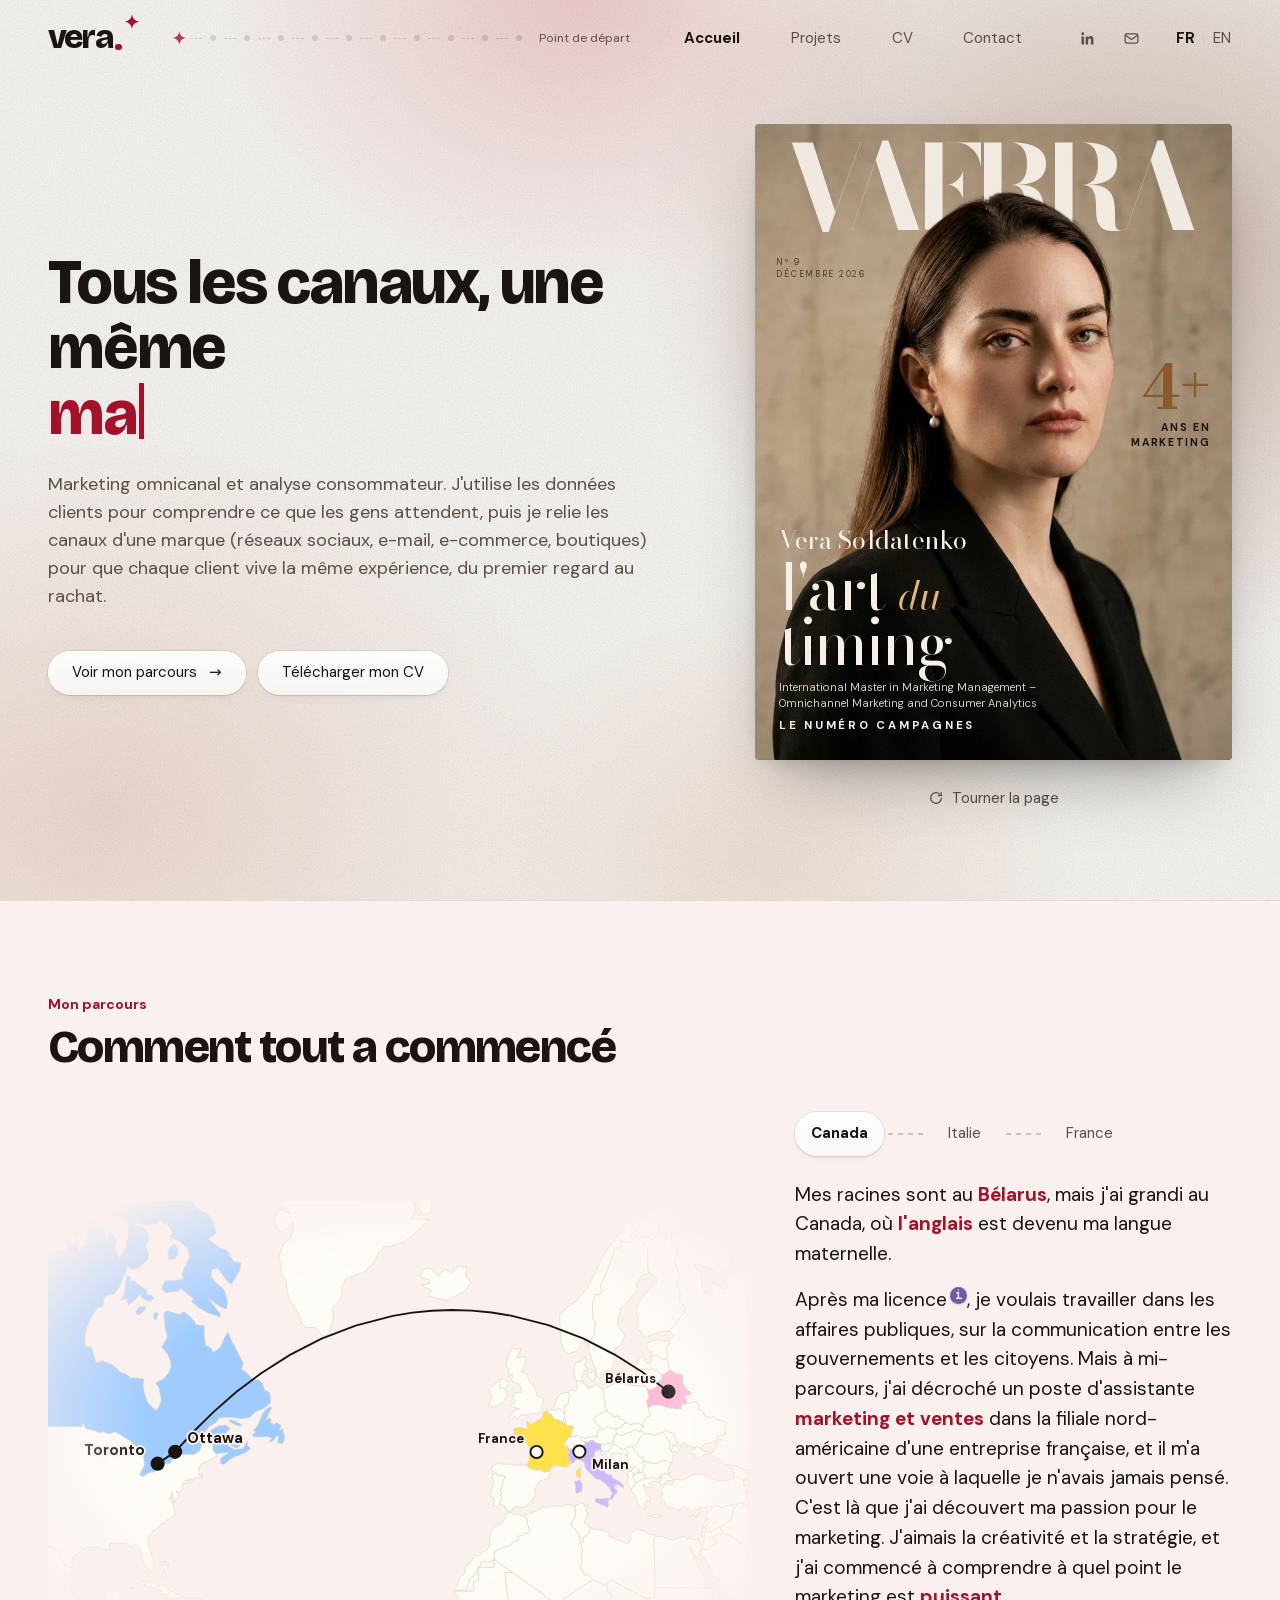
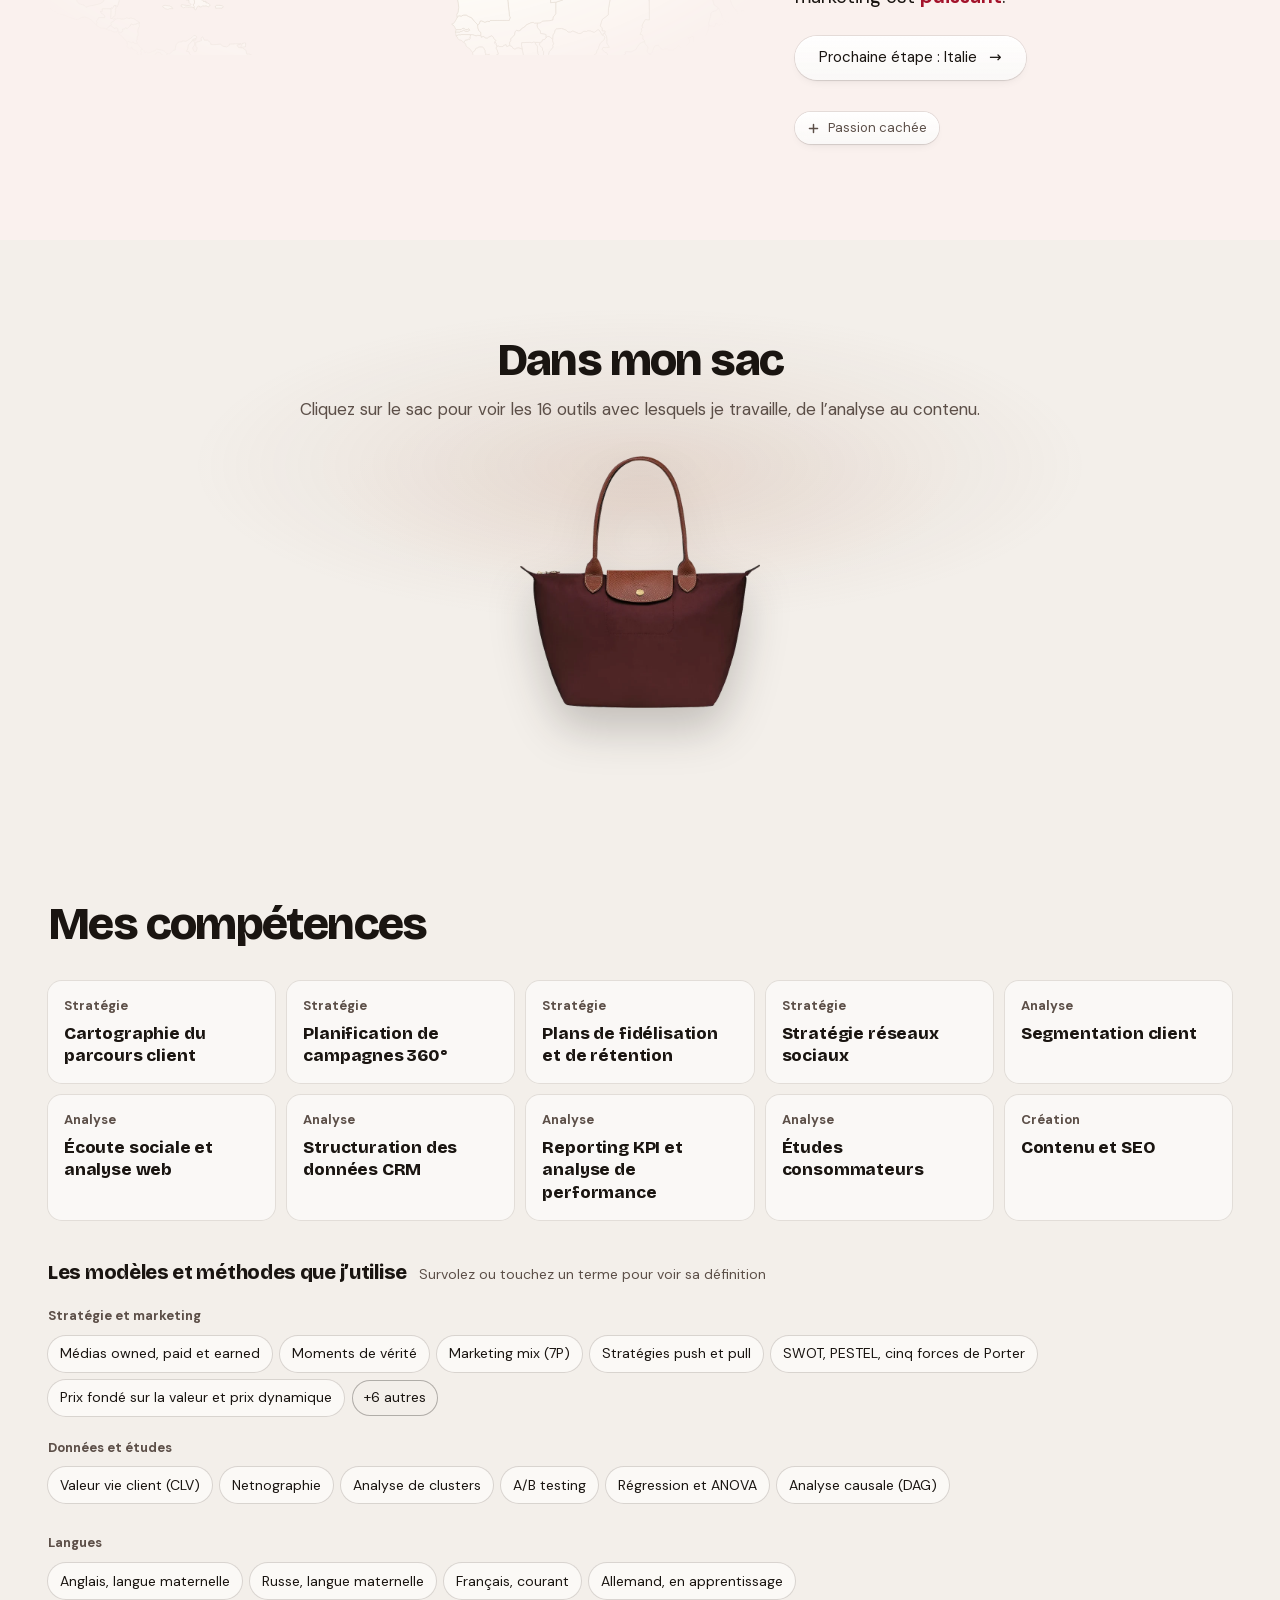
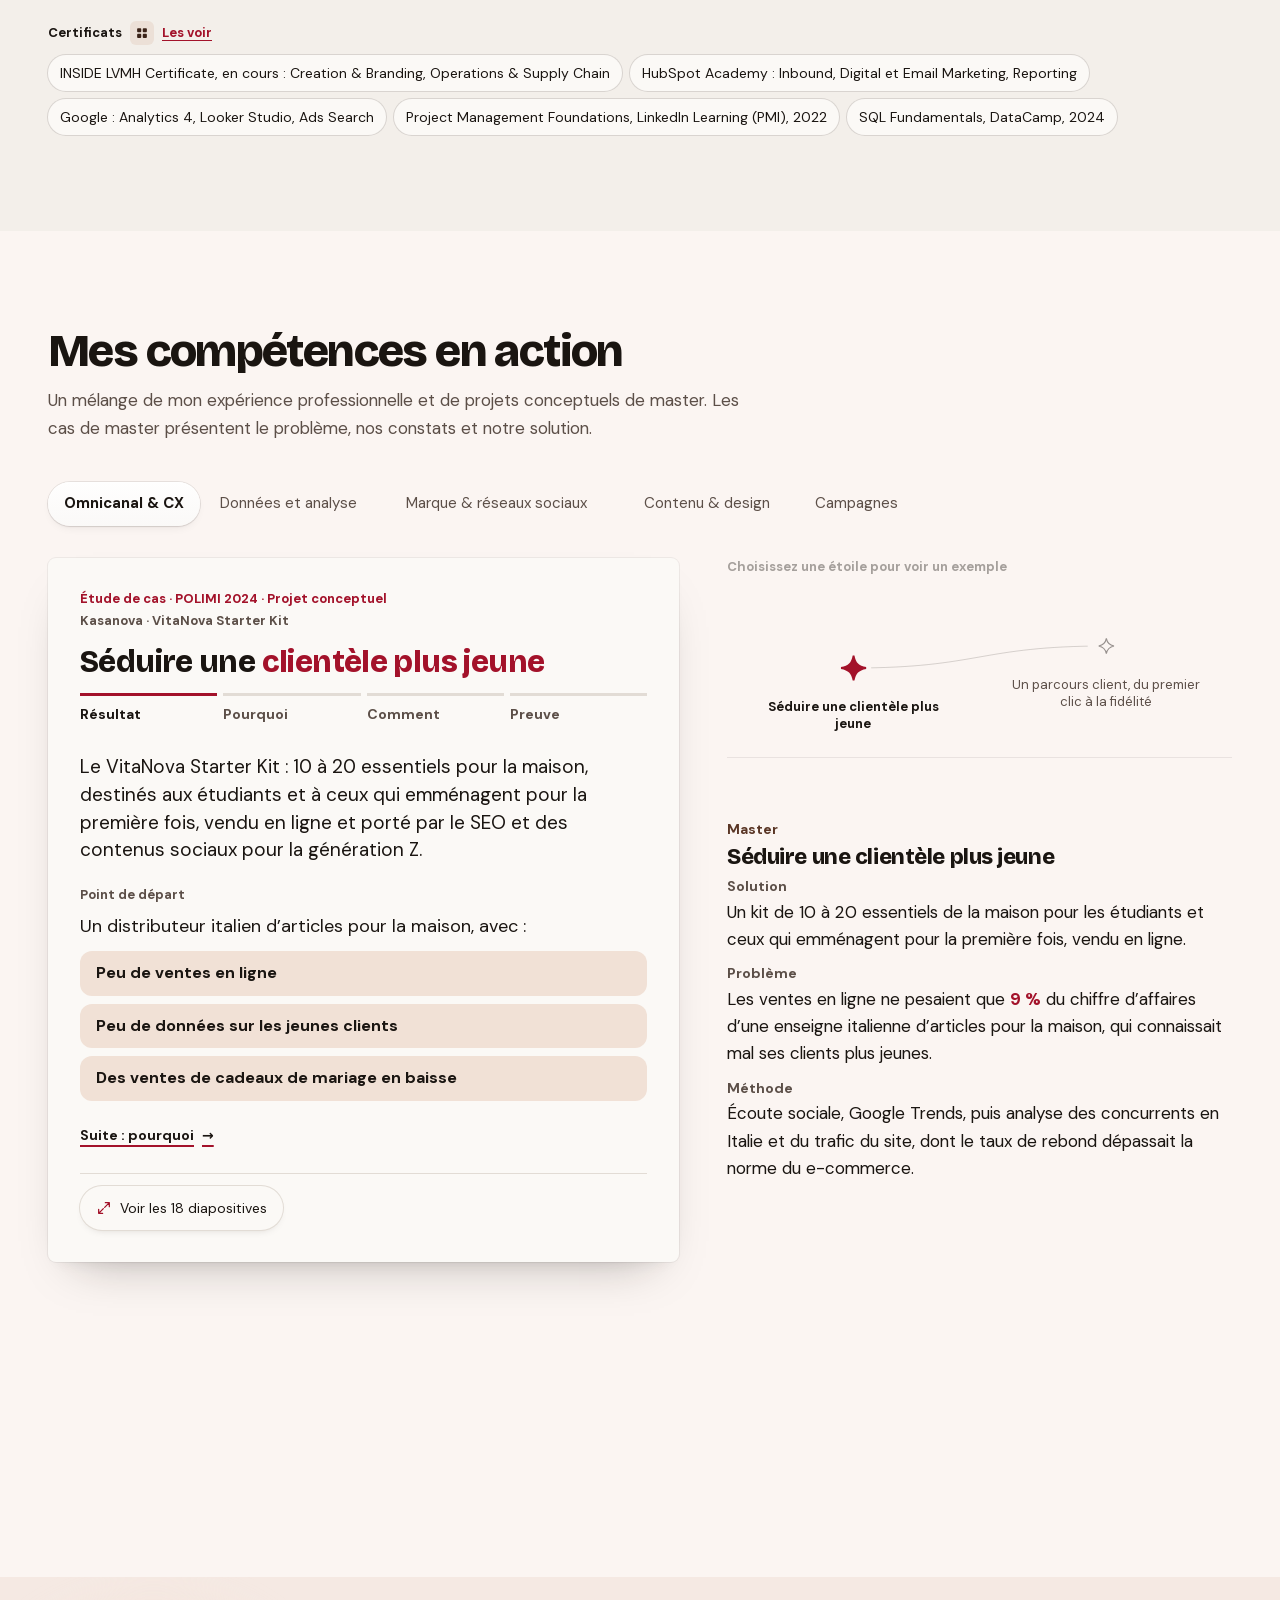
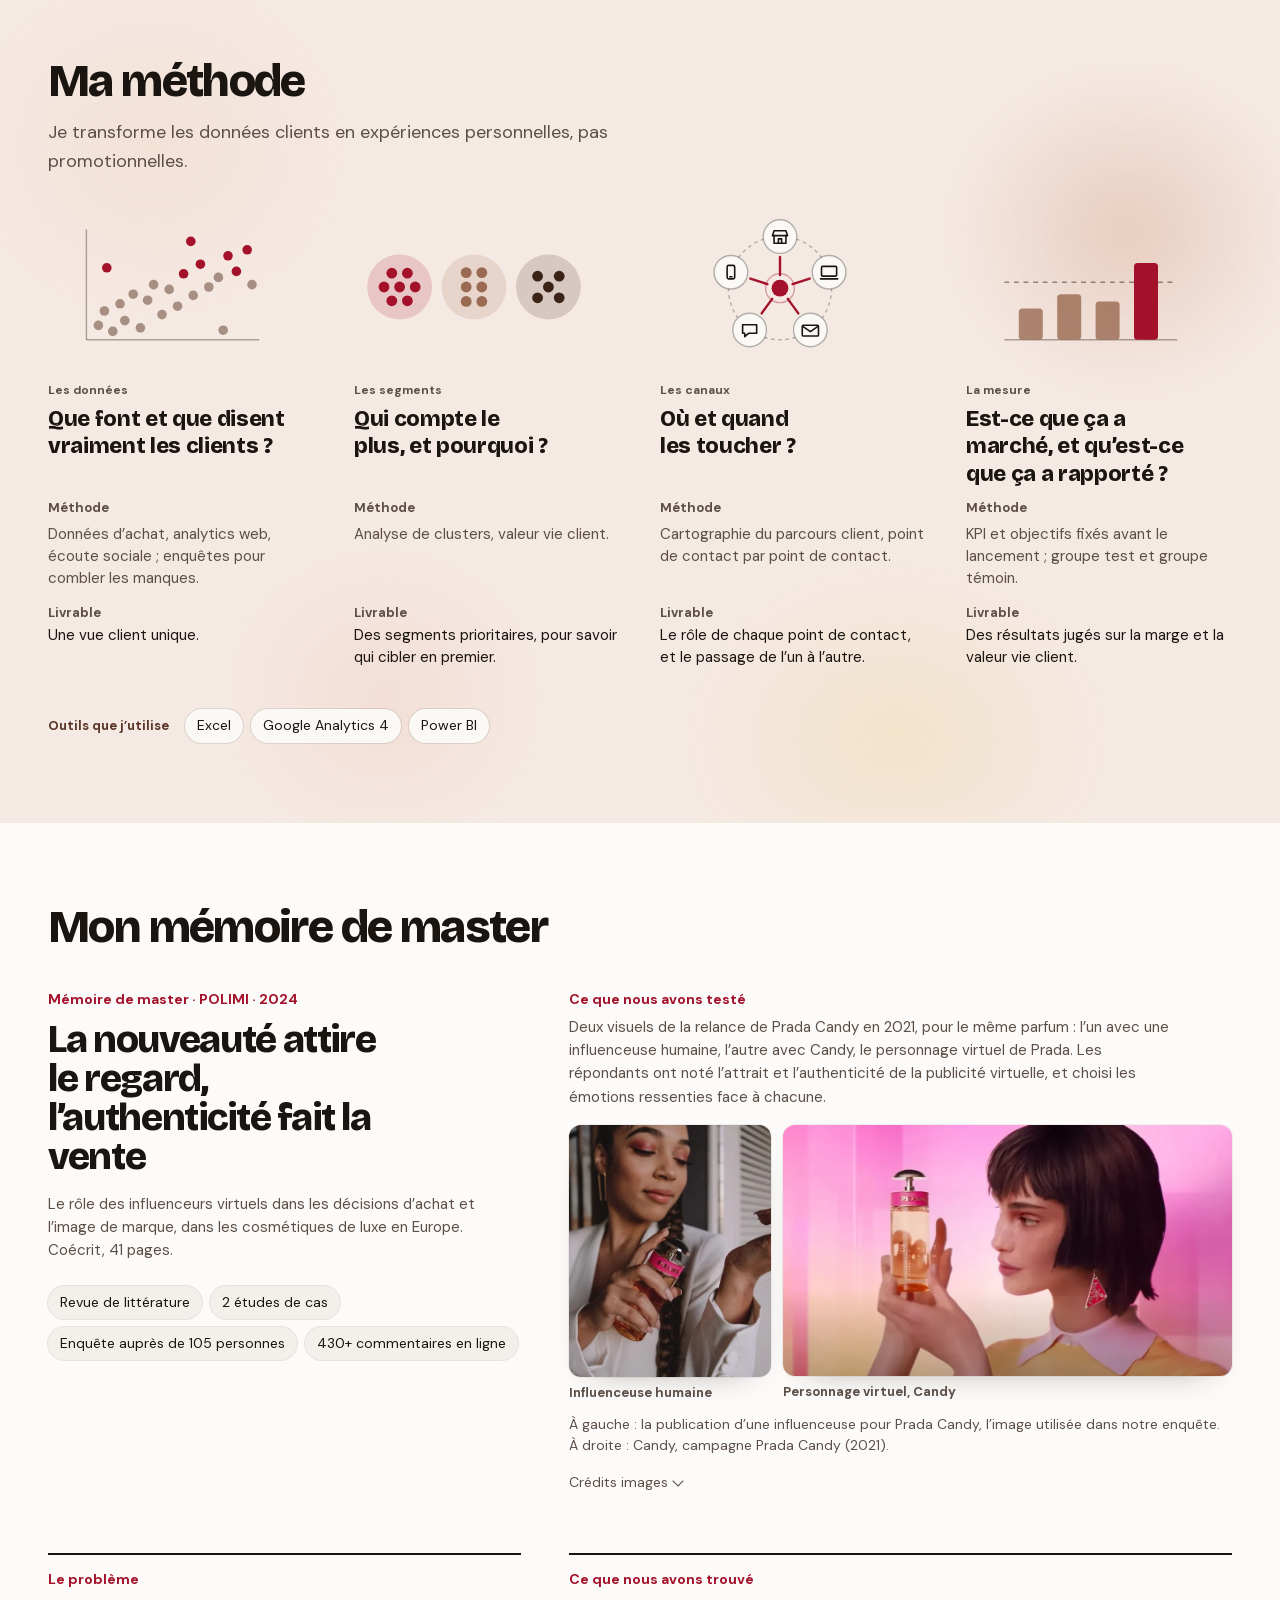
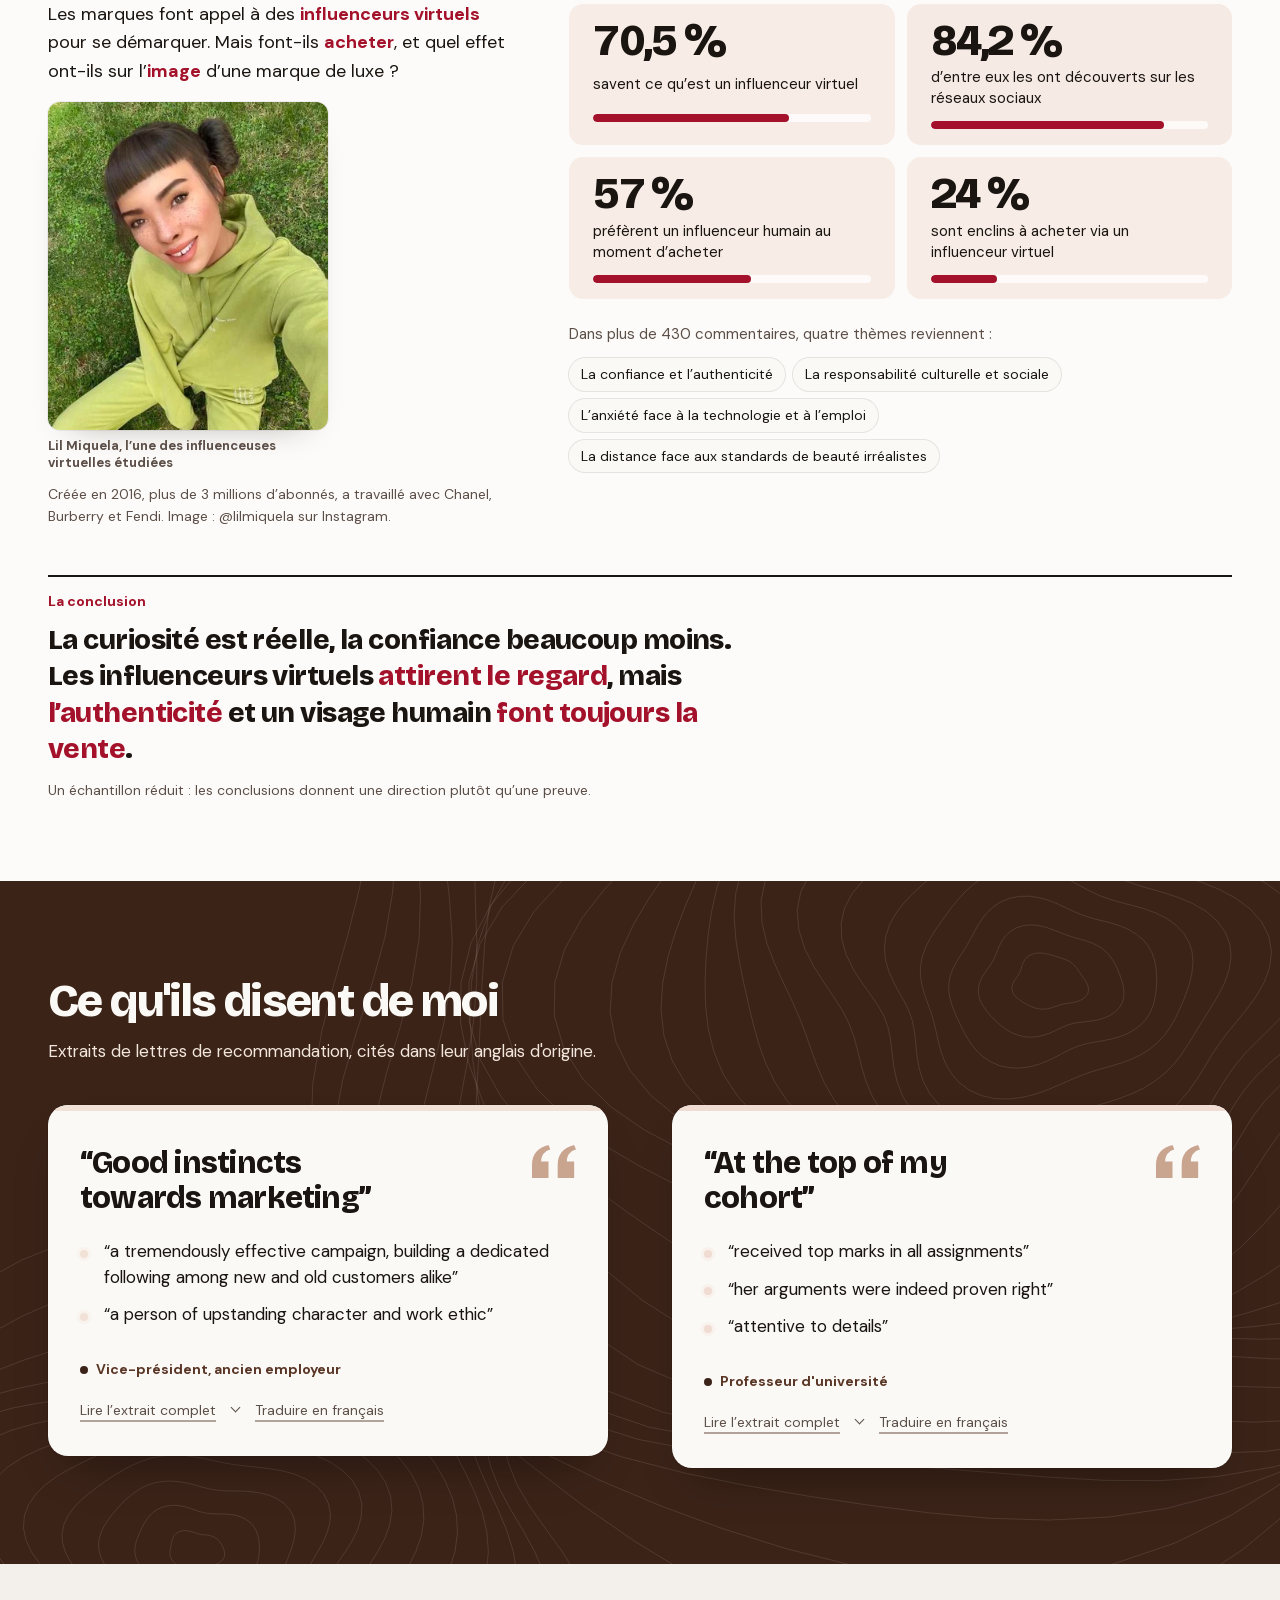
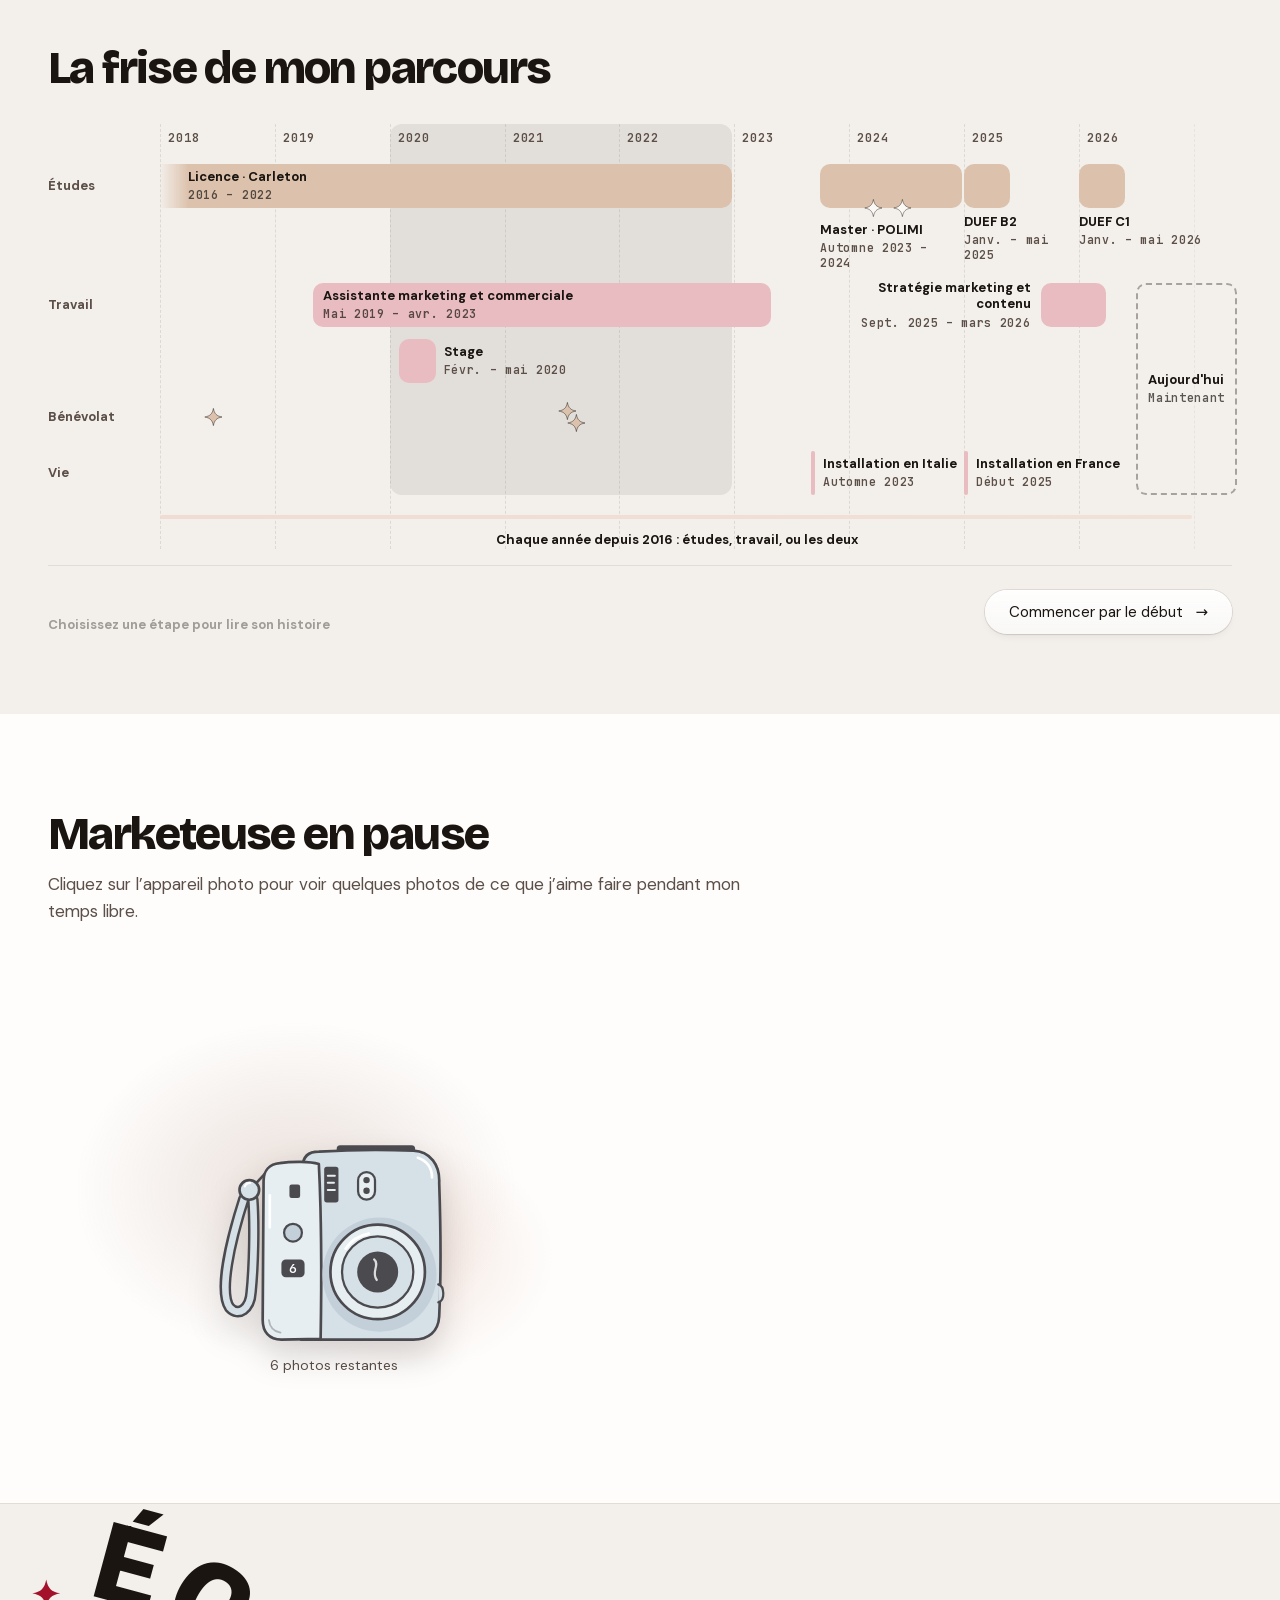
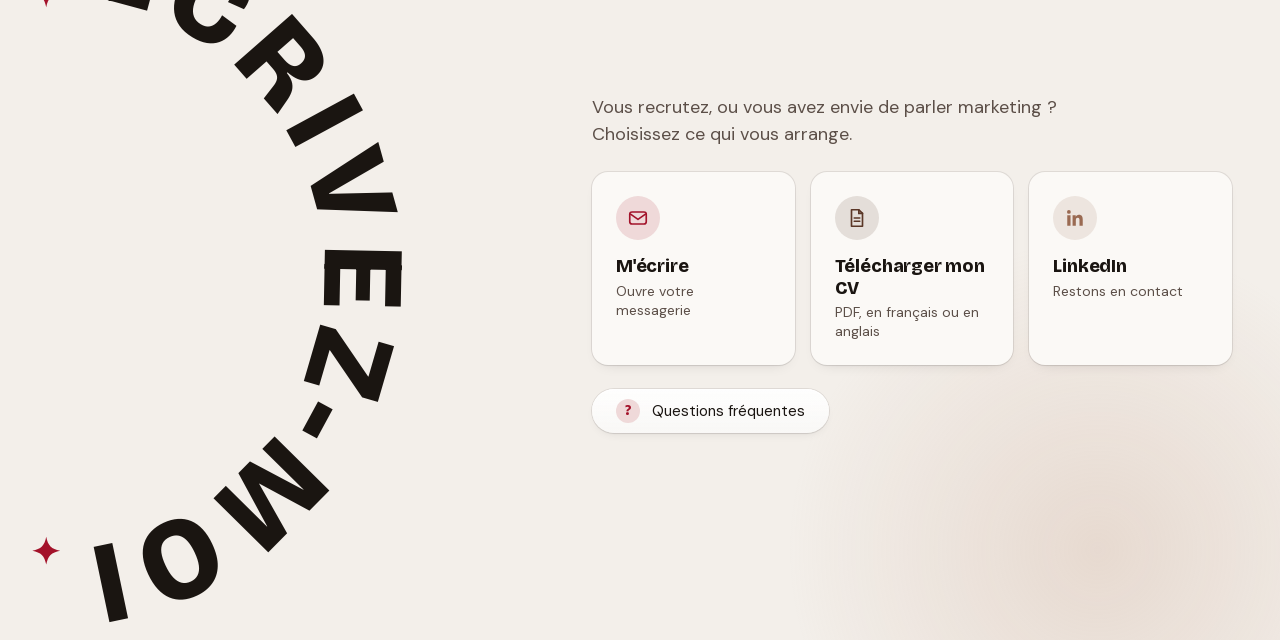
<file: index.html>
<!doctype html>
<html lang="fr">
<head>
<meta charset="utf-8">
<meta name="viewport" content="width=device-width, initial-scale=1, viewport-fit=cover">
<title>Vera Soldatenko · Marketing omnicanal et analyse consommateur</title>
<meta name="description" content="Marketing omnicanal et analyse consommateur à Paris. J'utilise les données clients pour que chaque client vive la même expérience, du premier regard au rachat.">
<link rel="canonical" href="https://vsoldatenko.fr/">
<meta property="og:type" content="profile">
<meta property="og:locale" content="fr_FR">
<meta property="og:locale:alternate" content="en_GB">
<meta property="og:title" content="Vera Soldatenko · Marketing omnicanal et analyse consommateur">
<meta property="og:description" content="Marketing omnicanal et analyse consommateur pour les marques grand public. Études de cas, parcours client et données clients. Basée à Paris.">
<meta property="og:url" content="https://vsoldatenko.fr/">
<meta property="og:image" content="https://vsoldatenko.fr/img/vera-portrait-3.jpg">
<meta name="twitter:card" content="summary_large_image">
<meta name="twitter:title" content="Vera Soldatenko · Marketing omnicanal et analyse consommateur">
<meta name="twitter:description" content="Marketing omnicanal et analyse consommateur pour les marques grand public. Études de cas, parcours client et données clients. Basée à Paris.">
<meta name="twitter:image" content="https://vsoldatenko.fr/img/vera-portrait-3.jpg">
<meta name="theme-color" content="#F3EFEA">
<script type="application/ld+json">
{"@context":"https://schema.org","@type":"Person","name":"Vera Soldatenko","url":"https://vsoldatenko.fr/","image":"https://vsoldatenko.fr/img/vera-portrait-3.jpg",
 "jobTitle":"Omnichannel marketing and consumer analytics",
 "description":"Omnichannel marketing and consumer analytics. I use customer data to connect a brand's channels so every customer gets the same experience, from first look to repeat purchase. Based in Paris.",
 "knowsLanguage":["fr","en","ru"],
 "knowsAbout":["Omnichannel marketing","Consumer analytics","Customer journey mapping","Segmentation and consumer insight","Loyalty and retention","Social media and content strategy"],
 "alumniOf":[{"@type":"CollegeOrUniversity","name":"Politecnico di Milano, Graduate School of Management"},{"@type":"CollegeOrUniversity","name":"Université de Poitiers"},{"@type":"CollegeOrUniversity","name":"Carleton University"}],
 "sameAs":["https://www.linkedin.com/in/verasoldatenko"]}
</script>
<link rel="icon" href="img/favicon-vera.ico?v=2" sizes="any">
<link rel="icon" href="img/favicon-vera-32.png?v=2" type="image/png" sizes="32x32">
<link rel="apple-touch-icon" href="img/apple-touch-icon-vera.png?v=2">
<link rel="preload" href="fonts/dm-sans-normal-latin.woff2" as="font" type="font/woff2" crossorigin>
<link rel="preload" href="fonts/bricolage-grotesque-normal-latin.woff2" as="font" type="font/woff2" crossorigin>
<link rel="stylesheet" href="assets/fonts.css?v=1">
<link rel="stylesheet" href="assets/site.css?v=268">
<link rel="stylesheet" href="assets/cover.css?v=25">
<link rel="preload" href="img/vaerra-cover.webp?v=1" as="image">
</head>
<body>
<a class="skip" href="#main" data-en="Skip to content" data-fr="Aller au contenu">Aller au contenu</a>



<header class="head" id="head">
  <div class="wrap head-in">
    <a class="logo" href="#top" aria-label="Vera Soldatenko"><span aria-hidden="true">vera</span><i class="logo-dot" aria-hidden="true"></i><svg class="logo-star" viewBox="0 0 23 22" aria-hidden="true" focusable="false"><path d="M12 0c1.3 7 4.1 9.7 11 11-6.9 1.3-9.7 4.1-11 11-1.3-6.9-4.1-9.7-11-11 6.9-1.3 9.7-4 11-11z"/></svg></a>
    <nav class="jt" id="jt" aria-label="Plan de la page" data-aria-en="Page sections" data-aria-fr="Plan de la page"><ol class="jt-list"><li class="jt-stop" data-for="top"><a class="jt-go" href="#top" aria-label="Point de départ" data-aria-en="Start here" data-aria-fr="Point de départ"><span class="jt-mark"><i class="jt-dot"></i><span class="jt-star"><svg viewBox="0 0 23 22" aria-hidden="true" focusable="false"><path d="M12 0c1.3 7 4.1 9.7 11 11-6.9 1.3-9.7 4.1-11 11-1.3-6.9-4.1-9.7-11-11 6.9-1.3 9.7-4 11-11z"/></svg></span></span></a></li><li class="jt-stop" data-for="path"><a class="jt-go" href="#path" aria-label="Mes débuts" data-aria-en="How it all began" data-aria-fr="Mes débuts"><span class="jt-mark"><i class="jt-dot"></i><span class="jt-star"><svg viewBox="0 0 23 22" aria-hidden="true" focusable="false"><path d="M12 0c1.3 7 4.1 9.7 11 11-6.9 1.3-9.7 4.1-11 11-1.3-6.9-4.1-9.7-11-11 6.9-1.3 9.7-4 11-11z"/></svg></span></span></a></li><li class="jt-stop" data-for="stack"><a class="jt-go" href="#stack" aria-label="Mes outils" data-aria-en="Marketing stack" data-aria-fr="Mes outils"><span class="jt-mark"><i class="jt-dot"></i><span class="jt-star"><svg viewBox="0 0 23 22" aria-hidden="true" focusable="false"><path d="M12 0c1.3 7 4.1 9.7 11 11-6.9 1.3-9.7 4.1-11 11-1.3-6.9-4.1-9.7-11-11 6.9-1.3 9.7-4 11-11z"/></svg></span></span></a></li><li class="jt-stop" data-for="skills"><a class="jt-go" href="#skills" aria-label="Mes compétences" data-aria-en="My skills" data-aria-fr="Mes compétences"><span class="jt-mark"><i class="jt-dot"></i><span class="jt-star"><svg viewBox="0 0 23 22" aria-hidden="true" focusable="false"><path d="M12 0c1.3 7 4.1 9.7 11 11-6.9 1.3-9.7 4.1-11 11-1.3-6.9-4.1-9.7-11-11 6.9-1.3 9.7-4 11-11z"/></svg></span></span></a></li><li class="jt-stop" data-for="work"><a class="jt-go" href="#work" aria-label="En pratique" data-aria-en="Skills in action" data-aria-fr="En pratique"><span class="jt-mark"><i class="jt-dot"></i><span class="jt-star"><svg viewBox="0 0 23 22" aria-hidden="true" focusable="false"><path d="M12 0c1.3 7 4.1 9.7 11 11-6.9 1.3-9.7 4.1-11 11-1.3-6.9-4.1-9.7-11-11 6.9-1.3 9.7-4 11-11z"/></svg></span></span></a></li><li class="jt-stop" data-for="how"><a class="jt-go" href="#how" aria-label="Ma méthode" data-aria-en="How I work" data-aria-fr="Ma méthode"><span class="jt-mark"><i class="jt-dot"></i><span class="jt-star"><svg viewBox="0 0 23 22" aria-hidden="true" focusable="false"><path d="M12 0c1.3 7 4.1 9.7 11 11-6.9 1.3-9.7 4.1-11 11-1.3-6.9-4.1-9.7-11-11 6.9-1.3 9.7-4 11-11z"/></svg></span></span></a></li><li class="jt-stop" data-for="thesis"><a class="jt-go" href="#thesis" aria-label="Mon mémoire" data-aria-en="My thesis" data-aria-fr="Mon mémoire"><span class="jt-mark"><i class="jt-dot"></i><span class="jt-star"><svg viewBox="0 0 23 22" aria-hidden="true" focusable="false"><path d="M12 0c1.3 7 4.1 9.7 11 11-6.9 1.3-9.7 4.1-11 11-1.3-6.9-4.1-9.7-11-11 6.9-1.3 9.7-4 11-11z"/></svg></span></span></a></li><li class="jt-stop" data-for="refs"><a class="jt-go" href="#refs" aria-label="Références" data-aria-en="References" data-aria-fr="Références"><span class="jt-mark"><i class="jt-dot"></i><span class="jt-star"><svg viewBox="0 0 23 22" aria-hidden="true" focusable="false"><path d="M12 0c1.3 7 4.1 9.7 11 11-6.9 1.3-9.7 4.1-11 11-1.3-6.9-4.1-9.7-11-11 6.9-1.3 9.7-4 11-11z"/></svg></span></span></a></li><li class="jt-stop" data-for="resume"><a class="jt-go" href="#resume" aria-label="Mon parcours" data-aria-en="Career timeline" data-aria-fr="Mon parcours"><span class="jt-mark"><i class="jt-dot"></i><span class="jt-star"><svg viewBox="0 0 23 22" aria-hidden="true" focusable="false"><path d="M12 0c1.3 7 4.1 9.7 11 11-6.9 1.3-9.7 4.1-11 11-1.3-6.9-4.1-9.7-11-11 6.9-1.3 9.7-4 11-11z"/></svg></span></span></a></li><li class="jt-stop" data-for="off"><a class="jt-go" href="#off" aria-label="En pause" data-aria-en="Off duty" data-aria-fr="En pause"><span class="jt-mark"><i class="jt-dot"></i><span class="jt-star"><svg viewBox="0 0 23 22" aria-hidden="true" focusable="false"><path d="M12 0c1.3 7 4.1 9.7 11 11-6.9 1.3-9.7 4.1-11 11-1.3-6.9-4.1-9.7-11-11 6.9-1.3 9.7-4 11-11z"/></svg></span></span></a></li><li class="jt-stop" data-for="contact"><a class="jt-go" href="#contact" aria-label="Me contacter" data-aria-en="Get in touch" data-aria-fr="Me contacter"><span class="jt-mark"><i class="jt-dot"></i><span class="jt-star"><svg viewBox="0 0 23 22" aria-hidden="true" focusable="false"><path d="M12 0c1.3 7 4.1 9.7 11 11-6.9 1.3-9.7 4.1-11 11-1.3-6.9-4.1-9.7-11-11 6.9-1.3 9.7-4 11-11z"/></svg></span></span></a></li></ol><span class="jt-labs" aria-hidden="true"><span class="jt-lab" data-en="Start here" data-fr="Point de départ">Point de départ</span><span class="jt-lab" data-en="How it all began" data-fr="Mes débuts">Mes débuts</span><span class="jt-lab" data-en="Marketing stack" data-fr="Mes outils">Mes outils</span><span class="jt-lab" data-en="My skills" data-fr="Mes compétences">Mes compétences</span><span class="jt-lab" data-en="Skills in action" data-fr="En pratique">En pratique</span><span class="jt-lab" data-en="How I work" data-fr="Ma méthode">Ma méthode</span><span class="jt-lab" data-en="My thesis" data-fr="Mon mémoire">Mon mémoire</span><span class="jt-lab" data-en="References" data-fr="Références">Références</span><span class="jt-lab" data-en="Career timeline" data-fr="Mon parcours">Mon parcours</span><span class="jt-lab" data-en="Off duty" data-fr="En pause">En pause</span><span class="jt-lab" data-en="Get in touch" data-fr="Me contacter">Me contacter</span></span><span class="jt-num" aria-hidden="true"><b>01</b> / 11</span></nav>
    <nav class="nav" aria-label="Menu">
      <a class="nav-link" href="#top" aria-current="page" data-en="Home" data-fr="Accueil">Accueil</a>
      <a class="nav-link" href="#work" data-en="Work" data-fr="Projets">Projets</a>
      <a class="nav-link" data-spy="#about" href="Vera_Soldatenko_CV_FR.pdf" download type="application/pdf" data-cv-fr="Vera_Soldatenko_CV_FR.pdf" data-cv-en="Vera_Soldatenko_CV_EN.pdf">CV</a>
      <a class="nav-link" href="#contact" data-en="Contact" data-fr="Contact">Contact</a>
    </nav>
    <div class="head-end">
      <ul class="social">
        <li><a class="bubble bubble-li" href="https://www.linkedin.com/in/verasoldatenko" target="_blank" rel="noopener"><span class="sr-only">LinkedIn</span><svg viewBox="0 0 24 24" aria-hidden="true" focusable="false"><path fill="currentColor" d="M20.447 20.452h-3.554v-5.569c0-1.328-.027-3.037-1.852-3.037-1.853 0-2.136 1.445-2.136 2.939v5.667H9.351V9h3.414v1.561h.046c.477-.9 1.637-2.103 3.37-2.103 3.601 0 4.267 2.37 4.267 5.455v6.286zM5.337 7.433a2.064 2.064 0 1 1 0-4.128 2.064 2.064 0 0 1 0 4.128zM7.119 20.452H3.555V9h3.564v11.452z"/></svg></a></li>
        <li><a class="bubble bubble-ol" href="#contact" id="mailLink" data-mail><span class="sr-only" data-en="Email" data-fr="E-mail">E-mail</span><svg viewBox="0 0 24 24" aria-hidden="true" focusable="false"><rect x="3" y="5.5" width="18" height="13" rx="2.5" fill="none" stroke="currentColor" stroke-width="1.8"/><path d="M3.5 7.5l8.5 6 8.5-6" fill="none" stroke="currentColor" stroke-width="1.8" stroke-linejoin="round"/></svg></a></li>
      </ul>
      <div class="lang" role="group" aria-label="Language / Langue">
        <button type="button" data-lang-btn="fr" aria-pressed="true" lang="fr">FR</button>
        <span class="lang-sep" aria-hidden="true"></span>
        <button type="button" data-lang-btn="en" aria-pressed="false" lang="en">EN</button>
      </div>
    </div>
  </div>
</header>



<main id="main">
    <section class="hero" id="top" aria-labelledby="hero-title">
      <div class="wrap hero-grid">
        <div>
          <h1 id="hero-title">
            <span class="sr-only" data-en="Every channel, one experience" data-fr="Tous les canaux, une même expérience">Tous les canaux, une même expérience</span>
            <span aria-hidden="true"><span data-en="Every channel, one" data-fr="Tous les canaux, une même">Tous les canaux, une même</span><br><span class="tw"><span id="tw"></span><span class="caret"></span></span></span>
          </h1>
          <p class="sub" data-en="Omnichannel marketing and consumer analytics. I use customer data to understand what people want, then connect a brand&#x27;s channels (social media, email, e-commerce, stores) so every customer gets the same experience, from first look to repeat purchase." data-fr="Marketing omnicanal et analyse consommateur. J&#x27;utilise les données clients pour comprendre ce que les gens attendent, puis je relie les canaux d&#x27;une marque (réseaux sociaux, e-mail, e-commerce, boutiques) pour que chaque client vive la même expérience, du premier regard au rachat.">Marketing omnicanal et analyse consommateur. J'utilise les données clients pour comprendre ce que les gens attendent, puis je relie les canaux d'une marque (réseaux sociaux, e-mail, e-commerce, boutiques) pour que chaque client vive la même expérience, du premier regard au rachat.</p>
          <div class="journey">
            <a class="tp tp-main" id="journeyBtn" href="#path"><span data-en="See my journey" data-fr="Voir mon parcours">Voir mon parcours</span><span class="tp-arr" aria-hidden="true">→</span></a><a class="tp tp-main tp-dl" href="Vera_Soldatenko_CV_FR.pdf" download type="application/pdf" data-cv-fr="Vera_Soldatenko_CV_FR.pdf" data-cv-en="Vera_Soldatenko_CV_EN.pdf"><span data-en="Download my CV" data-fr="Télécharger mon CV">Télécharger mon CV</span></a>
          </div>
        </div>
        <figure class="cv-wrap">
          <div class="cv-flip" id="cvFlip">
            <div class="cv cv-front" id="cvFront">
              <img class="cv-photo" src="img/vaerra-cover.webp?v=1" width="800" height="1067" alt="Vera Soldatenko en couverture du magazine fictif Vaerra" data-alt-en="Vera Soldatenko on the cover of Vaerra, an imaginary magazine" data-alt-fr="Vera Soldatenko en couverture du magazine fictif Vaerra">
              <svg class="cv-mast" viewBox="0 0 400 96" aria-hidden="true"><text x="200" y="86" text-anchor="middle" textLength="376" lengthAdjust="spacing">VAERRA</text></svg>
              <img class="cv-fg" src="img/vaerra-cover-fg.webp?v=1" width="800" height="320" alt="" aria-hidden="true">
              <p class="cv-issue"><span id="cvNo">Nº 27</span><span id="cvMonth">Novembre 2026</span><span id="cvRun" hidden><b data-count="visits"></b> <span data-en="copies printed" data-fr="exemplaires">exemplaires</span></span></p>
              <div class="cv-stat">
                <p class="cv-big">4+</p>
                <p class="cv-caps" data-en="years in marketing" data-fr="ans en marketing">ans en marketing</p>
              </div>
              <div class="cv-foot">
                <p class="cv-name">Vera Soldatenko</p>
                <p class="cv-head"><span data-en="the art" data-fr="l'art">l'art</span> <i id="cvOf" data-en="of" data-fr="de la">de la</i><br><span id="cvWord" data-en="coherence" data-fr="cohérence">cohérence</span></p>
                <p class="cv-deg" data-en="International Master in Marketing Management – Omnichannel Marketing and Consumer Analytics" data-fr="International Master in Marketing Management – Omnichannel Marketing and Consumer Analytics">International Master in Marketing Management – Omnichannel Marketing and Consumer Analytics</p>
                <p class="cv-tag" id="cvTag" data-en="The omnichannel issue" data-fr="Le numéro omnicanal">Le numéro omnicanal</p>
              </div>
            </div>
            <div class="cv cv-back" id="cvBack" inert>
              <p class="cvb-kick" data-en="A quick note" data-fr="Petit mot">Petit mot</p>
              <img class="cvb-photo" src="img/vaerra-back.webp?v=1" width="640" height="533" loading="lazy" alt="Portrait de Vera Soldatenko" data-alt-en="Portrait of Vera Soldatenko" data-alt-fr="Portrait de Vera Soldatenko">
              <p class="cvb-hello" data-en="Hey! I'm Vera." data-fr="Bonjour ! Moi, c'est Vera.">Bonjour ! Moi, c'est Vera.</p>
              <p class="cvb-status" data-en="Open to a permanent (CDI), fixed-term (CDD) or temp role." data-fr="Actuellement à la recherche d&#x27;un CDI, d&#x27;un CDD ou d&#x27;une mission d&#x27;intérim.">Actuellement à la recherche d'un CDI, d'un CDD ou d'une mission d'intérim.</p>
              <p class="cvb-text" data-en="Thank you for taking the time to visit my portfolio and follow my professional journey." data-fr="Merci d'avoir pris le temps de visiter mon portfolio et de découvrir mon parcours professionnel.">Merci d'avoir pris le temps de visiter mon portfolio et de découvrir mon parcours professionnel.</p>
            </div>
          </div>
          <figcaption class="cv-cap">
            <button type="button" class="cv-turn" id="cvTurn" aria-pressed="false" aria-controls="cvFlip"><svg viewBox="0 0 24 24" fill="none" stroke="currentColor" stroke-width="1.8" stroke-linecap="round" stroke-linejoin="round" aria-hidden="true"><path d="M20 12a8 8 0 1 1-2.34-5.66"/><path d="M20 4v4.5h-4.5"/></svg><span id="cvTurnTxt" data-en="Turn the page" data-fr="Tourner la page">Tourner la page</span></button>
          </figcaption>
        </figure>
      </div>
    </section>

    <!-- Running text divider -->
  <!-- Section 2: how I got here (part of Home) -->

  <section class="path" id="path" data-nav="#top" aria-labelledby="pathTitle">
      <div class="wrap">
        <p class="sec-kick" data-en="My journey" data-fr="Mon parcours">Mon parcours</p>
        <h2 class="path-title" id="pathTitle" data-en="How it all began" data-fr="Comment tout a commencé">Comment tout a commencé</h2>
        <div class="jmap" id="jmap">
          <div class="jm-map"><svg id="jmSvg" viewBox="0 0 800 520" role="img" aria-labelledby="jmMapLabel"><title id="jmMapLabel" data-en="Map of my route: Belarus, Ottawa and Toronto, Milan, then France, plus places visited on trips" data-fr="Carte de mon parcours : le Bélarus, Ottawa et Toronto, Milan, puis la France, et les villes visitées en voyage">Carte de mon parcours : le Bélarus, Ottawa et Toronto, Milan, puis la France, et les villes visitées en voyage</title></svg></div>
          <div class="jm-side">
            <div class="jm-story" id="jmStory">
            <div class="jm-steps" role="tablist" aria-labelledby="pathTitle"><button type="button" class="jm-step" role="tab" id="jmTab0" aria-controls="jmPanel0" aria-selected="true"><span data-en="Canada" data-fr="Canada">Canada</span></button><span class="jm-link" aria-hidden="true"></span><button type="button" class="jm-step" role="tab" id="jmTab1" aria-controls="jmPanel1" aria-selected="false"><span data-en="Italy" data-fr="Italie">Italie</span></button><span class="jm-link" aria-hidden="true"></span><button type="button" class="jm-step" role="tab" id="jmTab2" aria-controls="jmPanel2" aria-selected="false"><span data-en="France" data-fr="France">France</span></button></div>
            <div class="jm-panel" role="tabpanel" id="jmPanel0" aria-labelledby="jmTab0"><p class="jm-txt"><span data-en="My roots are in " data-fr="Mes racines sont au ">Mes racines sont au </span><span class="mk"><span data-en="Belarus" data-fr="Bélarus">Bélarus</span></span><span data-en=", but I grew up in Canada, where " data-fr=", mais j'ai grandi au Canada, où ">, mais j'ai grandi au Canada, où </span><span class="mk"><span data-en="English" data-fr="l'anglais">l'anglais</span></span><span data-en=" became my native language." data-fr=" est devenu ma langue maternelle."> est devenu ma langue maternelle.</span></p><p class="jm-txt"><span data-en="I planned to work in public affairs after my " data-fr="Après ma ">Après ma </span><span class="tip"><button type="button" class="tip-word" aria-describedby="tipDeg"><span data-en="degree" data-fr="licence">licence</span></button><span class="tip-bubble" role="tooltip" id="tipDeg"><b>Honours Bachelor of Arts, European &amp; Russian Studies</b><span data-en="Minor in Business · Carleton University, Ottawa · 2022" data-fr="Mineure en commerce · Carleton University, Ottawa · 2022">Mineure en commerce · Carleton University, Ottawa · 2022</span></span></span><span data-en=", on communication between governments and citizens. But halfway through, I got a job as a " data-fr=", je voulais travailler dans les affaires publiques, sur la communication entre les gouvernements et les citoyens. Mais à mi-parcours, j&#x27;ai décroché un poste d&#x27;assistante ">, je voulais travailler dans les affaires publiques, sur la communication entre les gouvernements et les citoyens. Mais à mi-parcours, j'ai décroché un poste d'assistante </span><span class="mk"><span data-en="marketing and sales" data-fr="marketing et ventes">marketing et ventes</span></span><span data-en=" assistant at the North American branch of a French company, and it opened up a career path I hadn't even considered. That's where I discovered my passion for marketing. I loved the creativity and the strategy, and I began to understand how " data-fr=" dans la filiale nord-américaine d'une entreprise française, et il m'a ouvert une voie à laquelle je n'avais jamais pensé. C'est là que j'ai découvert ma passion pour le marketing. J'aimais la créativité et la stratégie, et j'ai commencé à comprendre à quel point le marketing est "> dans la filiale nord-américaine d'une entreprise française, et il m'a ouvert une voie à laquelle je n'avais jamais pensé. C'est là que j'ai découvert ma passion pour le marketing. J'aimais la créativité et la stratégie, et j'ai commencé à comprendre à quel point le marketing est </span><span class="mk"><span data-en="impactful" data-fr="puissant">puissant</span></span><span data-en=" marketing really is." data-fr=".">.</span></p><p class="jm-next-wrap"><button type="button" class="tp jm-go" data-go="1"><span data-en="Next stop: Italy" data-fr="Prochaine étape : Italie">Prochaine étape : Italie</span><span class="jm-go-ic" aria-hidden="true">→</span></button></p></div><div class="jm-panel" role="tabpanel" id="jmPanel1" aria-labelledby="jmTab1"><p class="jm-txt"><span data-en="To learn the ins and outs of marketing, I went to Milan, where a long-held dream came true: " data-fr="Pour apprendre le marketing de A à Z, je suis partie à Milan, où un rêve de longue date s'est réalisé : ">Pour apprendre le marketing de A à Z, je suis partie à Milan, où un rêve de longue date s'est réalisé : </span><span class="mk"><span data-en="studying abroad" data-fr="étudier à l'étranger">étudier à l'étranger</span></span><span data-en=", with a " data-fr=", avec un ">, avec un </span><span class="tip"><button type="button" class="tip-word" aria-describedby="tipMaster"><span data-en="master's" data-fr="master">master</span></button><span class="tip-bubble" role="tooltip" id="tipMaster"><b>International Master in Marketing Management – Omnichannel Marketing and Consumer Analytics</b><span data-en="Politecnico di Milano, Graduate School of Management · 2024" data-fr="Politecnico di Milano, Graduate School of Management · 2024">Politecnico di Milano, Graduate School of Management · 2024</span></span></span><span data-en=" in marketing." data-fr=" en marketing."> en marketing.</span></p><p class="jm-txt"><span data-en="There, I saw marketing from " data-fr="J'y ai découvert le marketing ">J'y ai découvert le marketing </span><span class="mk"><span data-en="every angle" data-fr="sous tous ses angles">sous tous ses angles</span></span><span data-en=": brand strategy, consumer behaviour, CRM, e-commerce and data, all applied to real brand cases." data-fr=" : stratégie de marque, comportement du consommateur, CRM, e-commerce et données, toujours appliqués à de vrais cas de marques."> : stratégie de marque, comportement du consommateur, CRM, e-commerce et données, toujours appliqués à de vrais cas de marques.</span></p><p class="jm-next-wrap"><button type="button" class="tp jm-go" data-go="2"><span data-en="Next stop: France" data-fr="Prochaine étape : France">Prochaine étape : France</span><span class="jm-go-ic" aria-hidden="true">→</span></button></p></div><div class="jm-panel" role="tabpanel" id="jmPanel2" aria-labelledby="jmTab2"><p class="jm-txt"><span data-en="Today, " data-fr="Aujourd'hui, ">Aujourd'hui, </span><span class="mk"><span data-en="France is where I call home" data-fr="la France, c'est chez moi">la France, c'est chez moi</span></span><span data-en=", and it’s where I want to build my career, helping consumer brands give their customers " data-fr=", et c’est ici que je veux construire ma carrière, en aidant des marques grand public à offrir à leurs clients ">, et c’est ici que je veux construire ma carrière, en aidant des marques grand public à offrir à leurs clients </span><span class="mk"><span data-en="the same experience on every channel" data-fr="la même expérience sur chaque canal">la même expérience sur chaque canal</span></span><span data-en="." data-fr=".">.</span></p></div>
            </div>
            <div class="jm-travel" id="jmTravel" hidden>
              <p class="jm-count"><b><span id="jmCount">19</span><i aria-hidden="true">+</i></b><span data-en="cities so far" data-fr="villes jusqu'ici">villes jusqu'ici</span></p>
              <p class="jm-txt"><span data-en="I love to travel! I get to discover new cultures and languages, taste the local specialties and explore the architecture wherever I go. Along the way, I've met people from all over the world." data-fr="J'adore voyager ! Je découvre de nouvelles cultures et de nouvelles langues, je goûte les spécialités locales et j'explore l'architecture partout où je vais. En chemin, j'ai rencontré des gens du monde entier.">J'adore voyager ! Je découvre de nouvelles cultures et de nouvelles langues, je goûte les spécialités locales et j'explore l'architecture partout où je vais. En chemin, j'ai rencontré des gens du monde entier.</span></p>
              <p class="jm-cities sr-only" data-en="Minsk, Ottawa, Toronto, Quebec City, Niagara Falls, New York, Paris, Versailles, Tours, Bordeaux, Lyon, Annecy, Geneva, Rome, Venice, Florence, Parma, Vienna, Salzburg" data-fr="Minsk, Ottawa, Toronto, Québec, les chutes du Niagara, New York, Paris, Versailles, Tours, Bordeaux, Lyon, Annecy, Genève, Rome, Venise, Florence, Parme, Vienne, Salzbourg">Minsk, Ottawa, Toronto, Québec, les chutes du Niagara, New York, Paris, Versailles, Tours, Bordeaux, Lyon, Annecy, Genève, Rome, Venise, Florence, Parme, Vienne, Salzbourg</p>
            </div>
            <button type="button" class="tp jm-hobby" id="jmHobby" aria-pressed="false" aria-controls="jmTravel"><span class="jm-hobby-ico" id="jmHobbyIco" aria-hidden="true"><svg class="ic-plus" viewBox="0 0 16 16" focusable="false"><path d="M8 3v10M3 8h10"/></svg></span><span id="jmHobbyTxt" data-en="Hidden hobby" data-fr="Passion cachée">Passion cachée</span></button>
          </div>
        </div>
      </div>
    </section>

  <section class="stack bg-sec" id="stack" data-nav="#work" aria-labelledby="stackTitle">
  <div class="wrap bg-wrap"><h2 class="path-title" id="stackTitle"><span data-en="What&#x27;s in my bag" data-fr="Dans mon sac">Dans mon sac</span></h2><p class="sx-lede bg-lede" data-en="Click the bag to see the 16 tools I work with, from analytics to content." data-fr="Cliquez sur le sac pour voir les 16 outils avec lesquels je travaille, de l’analyse au contenu.">Cliquez sur le sac pour voir les 16 outils avec lesquels je travaille, de l’analyse au contenu.</p><div class="bg-stage" id="bgStage"><div class="bg-top"><span class="bg-thing" style="left:79.7%;bottom:3.5%;--w:18%;--r:-6deg;z-index:5;--ml:77.7%;--mb:9.5%;--mw:20%" aria-hidden="true"><span class="bg-x"><span class="bg-y"><img draggable="false" src="img/bag-book.webp" width="420" height="398" alt="" decoding="async"></span></span></span><span class="bg-thing" style="left:23.4%;bottom:7%;--w:3%;--r:-14deg;z-index:6;--ml:11%;--mb:7.6%;--mw:3.5%;--mr:-14deg" aria-hidden="true"><span class="bg-x"><span class="bg-y"><img draggable="false" src="img/bag-lip.webp?v=2" width="98" height="295" alt="" decoding="async"></span></span></span><span class="bg-thing" style="left:84.4%;bottom:70.8%;--w:6%;--r:8deg;z-index:3;--ml:86.6%;--mb:75%;--mw:7%" aria-hidden="true"><span class="bg-x"><span class="bg-y"><img draggable="false" src="img/bag-perfume.webp" width="246" height="281" alt="" decoding="async"></span></span></span><span class="bg-thing" style="left:73.4%;bottom:54.9%;--w:6.6%;--r:9deg;z-index:4;--ml:75%;--mb:63.3%;--mw:7.8%" aria-hidden="true"><span class="bg-x"><span class="bg-y"><img draggable="false" src="img/bag-phone.webp" width="127" height="252" alt="" decoding="async"></span></span></span><span class="bg-thing" style="left:3%;bottom:24%;--w:18.3%;--r:-6deg;z-index:4;--ml:1.6%;--mb:41.4%;--mw:21.5%" aria-hidden="true"><span class="bg-x"><span class="bg-y"><img draggable="false" src="img/bag-ipad.webp" width="429" height="560" alt="" decoding="async"></span></span></span><span class="bg-thing" style="left:19.2%;bottom:51.4%;--w:13.2%;--r:80deg;z-index:9;--ml:2.7%;--mb:30%;--mw:15.5%;--mr:2deg" aria-hidden="true"><span class="bg-x"><span class="bg-y"><img draggable="false" src="img/bag-pencil.webp" width="560" height="36" alt="" decoding="async"></span></span></span><span class="bg-thing" style="left:85%;bottom:52%;--w:5.4%;--r:-10deg;z-index:7;--ml:87.2%;--mb:59%;--mw:6%" aria-hidden="true"><span class="bg-x"><span class="bg-y"><img draggable="false" src="img/bag-pods.webp" width="300" height="223" alt="" decoding="async"></span></span></span><button type="button" class="bg-open" id="bgOpen" aria-expanded="false" aria-controls="bgGrid"><img class="bg-bag" src="img/my-bag.webp" width="640" height="674" alt="" decoding="async"><span class="sr-only" data-en="Open my bag" data-fr="Ouvrir mon sac">Ouvrir mon sac</span></button><div class="bg-note" id="bgNote" role="note"><p data-en="I love everything about beauty, fashion and luxury! I like trying new releases that suit me, and I always look forward to my favourite brands&#x27; holiday launches." data-fr="J&#x27;adore tout l&#x27;univers de la beauté, de la mode et du luxe ! J&#x27;aime essayer les nouveautés qui me ressemblent, et j&#x27;attends chaque année les éditions de fêtes de mes marques préférées.">J'adore tout l'univers de la beauté, de la mode et du luxe ! J'aime essayer les nouveautés qui me ressemblent, et j'attends chaque année les éditions de fêtes de mes marques préférées.</p></div></div><div class="bg-drawer"><div class="bg-inner"><div class="bg-hob"><span class="bg-x"><span class="bg-y"><button type="button" class="tp jm-hobby" id="bgHobby" aria-pressed="false" aria-controls="bgNote"><span class="jm-hobby-ico" aria-hidden="true"><svg class="ic-plus" viewBox="0 0 16 16" focusable="false"><path d="M8 3v10M3 8h10"/></svg></span><span data-en="Hidden hobby" data-fr="Passion cachée">Passion cachée</span></button></span></span></div><ul class="bg-grid" id="bgGrid" aria-label="Tools"><li class="bg-it" style="--b:#FF7A59"><span class="bg-x"><span class="bg-y"><span class="bg-tile"><svg viewBox="0 0 24 24" aria-hidden="true" focusable="false"><path d="M18.164 7.93V5.084a2.198 2.198 0 001.267-1.978v-.067A2.2 2.2 0 0017.238.845h-.067a2.2 2.2 0 00-2.193 2.193v.067a2.196 2.196 0 001.252 1.973l.013.006v2.852a6.22 6.22 0 00-2.969 1.31l.012-.01-7.828-6.095A2.497 2.497 0 104.3 4.656l-.012.006 7.697 5.991a6.176 6.176 0 00-1.038 3.446c0 1.343.425 2.588 1.147 3.607l-.013-.02-2.342 2.343a1.968 1.968 0 00-.58-.095h-.002a2.033 2.033 0 102.033 2.033 1.978 1.978 0 00-.1-.595l.005.014 2.317-2.317a6.247 6.247 0 104.782-11.134l-.036-.005zm-.964 9.378a3.206 3.206 0 113.215-3.207v.002a3.206 3.206 0 01-3.207 3.207z"/></svg></span><span class="bg-name">HubSpot</span></span></span></li><li class="bg-it" style="--b:#00A1E0"><span class="bg-x"><span class="bg-y"><span class="bg-tile"><svg viewBox="0 0 24 24" aria-hidden="true" focusable="false"><path d="M10.006 5.415a4.195 4.195 0 013.045-1.306c1.56 0 2.954.9 3.69 2.205.63-.3 1.35-.45 2.1-.45 2.85 0 5.159 2.34 5.159 5.22s-2.31 5.22-5.176 5.22c-.345 0-.69-.044-1.02-.104a3.75 3.75 0 01-3.3 1.95c-.6 0-1.155-.15-1.65-.375A4.314 4.314 0 018.88 20.4a4.302 4.302 0 01-4.05-2.82c-.27.062-.54.076-.825.076-2.204 0-4.005-1.8-4.005-4.05 0-1.5.811-2.805 2.01-3.51-.255-.57-.39-1.2-.39-1.846 0-2.58 2.1-4.65 4.65-4.65 1.53 0 2.85.705 3.72 1.8"/></svg></span><span class="bg-name">Salesforce</span></span></span></li><li class="bg-it" style="--b:#000000"><span class="bg-x"><span class="bg-y"><span class="bg-tile"><svg viewBox="0 0 24 24" aria-hidden="true" focusable="false"><path d="M4.459 4.208c.746.606 1.026.56 2.428.466l13.215-.793c.28 0 .047-.28-.046-.326L17.86 1.968c-.42-.326-.981-.7-2.055-.607L3.01 2.295c-.466.046-.56.28-.374.466zm.793 3.08v13.904c0 .747.373 1.027 1.214.98l14.523-.84c.841-.046.935-.56.935-1.167V6.354c0-.606-.233-.933-.748-.887l-15.177.887c-.56.047-.747.327-.747.933zm14.337.745c.093.42 0 .84-.42.888l-.7.14v10.264c-.608.327-1.168.514-1.635.514-.748 0-.935-.234-1.495-.933l-4.577-7.186v6.952L12.21 19s0 .84-1.168.84l-3.222.186c-.093-.186 0-.653.327-.746l.84-.233V9.854L7.822 9.76c-.094-.42.14-1.026.793-1.073l3.456-.233 4.764 7.279v-6.44l-1.215-.139c-.093-.514.28-.887.747-.933zM1.936 1.035l13.31-.98c1.634-.14 2.055-.047 3.082.7l4.249 2.986c.7.513.934.653.934 1.213v16.378c0 1.026-.373 1.634-1.68 1.726l-15.458.934c-.98.047-1.448-.093-1.962-.747l-3.129-4.06c-.56-.747-.793-1.306-.793-1.96V2.667c0-.839.374-1.54 1.447-1.632z"/></svg></span><span class="bg-name">Notion</span></span></span></li><li class="bg-it" style="--b:#D97757"><span class="bg-x"><span class="bg-y"><span class="bg-tile"><svg viewBox="0 0 24 24" aria-hidden="true" focusable="false"><path d="m4.7144 15.9555 4.7174-2.6471.079-.2307-.079-.1275h-.2307l-.7893-.0486-2.6956-.0729-2.3375-.0971-2.2646-.1214-.5707-.1215-.5343-.7042.0546-.3522.4797-.3218.686.0608 1.5179.1032 2.2767.1578 1.6514.0972 2.4468.255h.3886l.0546-.1579-.1336-.0971-.1032-.0972L6.973 9.8356l-2.55-1.6879-1.3356-.9714-.7225-.4918-.3643-.4614-.1578-1.0078.6557-.7225.8803.0607.2246.0607.8925.686 1.9064 1.4754 2.4893 1.8336.3643.3035.1457-.1032.0182-.0728-.164-.2733-1.3539-2.4467-1.445-2.4893-.6435-1.032-.17-.6194c-.0607-.255-.1032-.4674-.1032-.7285L6.287.1335 6.6997 0l.9957.1336.419.3642.6192 1.4147 1.0018 2.2282 1.5543 3.0296.4553.8985.2429.8318.091.255h.1579v-.1457l.1275-1.706.2368-2.0947.2307-2.6957.0789-.7589.3764-.9107.7468-.4918.5828.2793.4797.686-.0668.4433-.2853 1.8517-.5586 2.9021-.3643 1.9429h.2125l.2429-.2429.9835-1.3053 1.6514-2.0643.7286-.8196.85-.9046.5464-.4311h1.0321l.759 1.1293-.34 1.1657-1.0625 1.3478-.8804 1.1414-1.2628 1.7-.7893 1.36.0729.1093.1882-.0183 2.8535-.607 1.5421-.2794 1.8396-.3157.8318.3886.091.3946-.3278.8075-1.967.4857-2.3072.4614-3.4364.8136-.0425.0304.0486.0607 1.5482.1457.6618.0364h1.621l3.0175.2247.7892.522.4736.6376-.079.4857-1.2142.6193-1.6393-.3886-3.825-.9107-1.3113-.3279h-.1822v.1093l1.0929 1.0686 2.0035 1.8092 2.5075 2.3314.1275.5768-.3218.4554-.34-.0486-2.2039-1.6575-.85-.7468-1.9246-1.621h-.1275v.17l.4432.6496 2.3436 3.5214.1214 1.0807-.17.3521-.6071.2125-.6679-.1214-1.3721-1.9246L14.38 17.959l-1.1414-1.9428-.1397.079-.674 7.2552-.3156.3703-.7286.2793-.6071-.4614-.3218-.7468.3218-1.4753.3886-1.9246.3157-1.53.2853-1.9004.17-.6314-.0121-.0425-.1397.0182-1.4328 1.9672-2.1796 2.9446-1.7243 1.8456-.4128.164-.7164-.3704.0667-.6618.4008-.5889 2.386-3.0357 1.4389-1.882.929-1.0868-.0062-.1579h-.0546l-6.3385 4.1164-1.1293.1457-.4857-.4554.0608-.7467.2307-.2429 1.9064-1.3114Z"/></svg></span><span class="bg-name">Claude</span></span></span></li><li class="bg-it" style="--b:#107C41"><span class="bg-x"><span class="bg-y"><span class="bg-tile"><svg viewBox="0 0 24 24" aria-hidden="true" focusable="false"><rect x="8.8" y="3.8" width="12.4" height="16.4" rx="1.6" fill="none" stroke="currentColor" stroke-width="1.6"/><path d="M15 4.6v14.8M15 9.3h5.4M15 14.7h5.4" fill="none" stroke="currentColor" stroke-width="1.4"/><rect x="2" y="6" width="12" height="12" rx="1.8"/><path fill="#fff" d="M4.6 8.6h2l1.4 2.3 1.4-2.3h2L9.1 12l2.3 3.4h-2L8 13.1l-1.4 2.3h-2L6.9 12Z"/></svg></span><span class="bg-name">Excel</span></span></span></li><li class="bg-it" style="--b:#7248B9"><span class="bg-x"><span class="bg-y"><span class="bg-tile"><svg viewBox="0 0 24 24" aria-hidden="true" focusable="false"><path d="M14.727 6h6l-6-6v6zm0 .727H14V0H4.91c-.905 0-1.637.732-1.637 1.636v20.728c0 .904.732 1.636 1.636 1.636h14.182c.904 0 1.636-.732 1.636-1.636V6.727h-6zM7.91 17.318a.819.819 0 1 1 .001-1.638.819.819 0 0 1 0 1.638zm0-3.273a.819.819 0 1 1 .001-1.637.819.819 0 0 1 0 1.637zm0-3.272a.819.819 0 1 1 .001-1.638.819.819 0 0 1 0 1.638zm9 6.409h-6.818v-1.364h6.818v1.364zm0-3.273h-6.818v-1.364h6.818v1.364zm0-3.273h-6.818V9.273h6.818v1.363z"/></svg></span><span class="bg-name">Google Forms</span></span></span></li><li class="bg-it" style="--b:#3B4A5C"><span class="bg-x"><span class="bg-y"><span class="bg-tile"><svg viewBox="0 0 24 24" aria-hidden="true" focusable="false"><g fill="none" stroke="currentColor" stroke-width="1.8"><ellipse cx="12" cy="5.5" rx="7.5" ry="3"/><path d="M4.5 5.5v13c0 1.66 3.36 3 7.5 3s7.5-1.34 7.5-3v-13"/><path d="M4.5 12c0 1.66 3.36 3 7.5 3s7.5-1.34 7.5-3"/></g></svg></span><span class="bg-name">SQL</span></span></span></li><li class="bg-it" style="--b:#E37400"><span class="bg-x"><span class="bg-y"><span class="bg-tile"><svg viewBox="0 0 24 24" aria-hidden="true" focusable="false"><path d="M22.84 2.9982v17.9987c.0086 1.6473-1.3197 2.9897-2.967 2.9984a2.9808 2.9808 0 01-.3677-.0208c-1.528-.226-2.6477-1.5558-2.6105-3.1V3.1204c-.0369-1.5458 1.0856-2.8762 2.6157-3.1 1.6361-.1915 3.1178.9796 3.3093 2.6158.014.1201.0208.241.0202.3619zM4.1326 18.0548c-1.6417 0-2.9726 1.331-2.9726 2.9726C1.16 22.6691 2.4909 24 4.1326 24s2.9726-1.3309 2.9726-2.9726-1.331-2.9726-2.9726-2.9726zm7.8728-9.0098c-.0171 0-.0342 0-.0513.0003-1.6495.0904-2.9293 1.474-2.891 3.1256v7.9846c0 2.167.9535 3.4825 2.3505 3.763 1.6118.3266 3.1832-.7152 3.5098-2.327.04-.1974.06-.3983.0593-.5998v-8.9585c.003-1.6474-1.33-2.9852-2.9773-2.9882z"/></svg></span><span class="bg-name">Google Analytics 4</span></span></span></li><li class="bg-it" style="--b:#C9A400"><span class="bg-x"><span class="bg-y"><span class="bg-tile"><svg viewBox="0 0 24 24" aria-hidden="true" focusable="false"><path d="M10 12a1 1 0 0 1 1 1v11H4a1 1 0 0 1-1-1V13a1 1 0 0 1 1-1h6Zm-2-.5V7a1 1 0 0 1 1-1h6a1 1 0 0 1 1 1v17h-4.5V13a1.5 1.5 0 0 0-1.5-1.5H8Zm5-6V1a1 1 0 0 1 1-1h6a1 1 0 0 1 1 1v22a1 1 0 0 1-1 1h-3.5V7A1.5 1.5 0 0 0 15 5.5h-2Z"/></svg></span><span class="bg-name">Power BI</span></span></span></li><li class="bg-it" style="--b:#E97627"><span class="bg-x"><span class="bg-y"><span class="bg-tile"><svg viewBox="0 0 24 24" aria-hidden="true" focusable="false"><path d="M11.654.174V2.377H9.682v.58h1.972V5.16h.696V2.957h1.97v-.58h-1.97V.174h-.348zm6.03 2.262l-.002 1.623v1.623h-2.957v.927h2.957v3.188H18.725l.011-1.582.02-1.576 1.465-.02 1.46-.01v-.927H18.728V2.436h-.522zm-12.407.06V5.686H2.291v.925H5.277V9.801h.985V6.61h3.013v-.925H6.262V2.496H5.77zm6.086 5.27v3.593H8.06v1.188h3.304v3.596h1.28v-3.596H15.953v-1.188H12.643V7.766h-.637zm9.721 1.55v2.221h-2.012v.811h2.012v2.261h.887v-2.261H24v-.811h-2.029V9.317h-.422zm-19.111.131V11.621H0v.621H1.973v2.194H2.64v-2.194h2v-.62H2.609V9.446h-.318zm15.709 4.516v3.254h-3.016v.927h3.016v3.217h1.072v-3.216H21.74v-.928H18.754v-3.254h-.533zm-12.463.008v3.246H2.262v.928h2.957v3.189H6.32v-3.189h2.955v-.928H6.32V13.97h-.55zm6.316 4.578l.002 1.103v1.1H9.566v.812h1.971v2.262h.928l.012-1.119.017-1.143H14.463v-.812h-2V18.549h-.465z"/></svg></span><span class="bg-name">Tableau</span></span></span></li><li class="bg-it" style="--b:#5E8E3E"><span class="bg-x"><span class="bg-y"><span class="bg-tile"><svg viewBox="0 0 24 24" aria-hidden="true" focusable="false"><path d="M15.337 23.979l7.216-1.561s-2.604-17.613-2.625-17.73c-.018-.116-.114-.192-.211-.192s-1.929-.136-1.929-.136-1.275-1.274-1.439-1.411c-.045-.037-.075-.057-.121-.074l-.914 21.104h.023zM11.71 11.305s-.81-.424-1.774-.424c-1.447 0-1.504.906-1.504 1.141 0 1.232 3.24 1.715 3.24 4.629 0 2.295-1.44 3.76-3.406 3.76-2.354 0-3.54-1.465-3.54-1.465l.646-2.086s1.245 1.066 2.28 1.066c.675 0 .975-.545.975-.932 0-1.619-2.654-1.694-2.654-4.359-.034-2.237 1.571-4.416 4.827-4.416 1.257 0 1.875.361 1.875.361l-.945 2.715-.02.01zM11.17.83c.136 0 .271.038.405.135-.984.465-2.064 1.639-2.508 3.992-.656.213-1.293.405-1.889.578C7.697 3.75 8.951.84 11.17.84V.83zm1.235 2.949v.135c-.754.232-1.583.484-2.394.736.466-1.777 1.333-2.645 2.085-2.971.193.501.309 1.176.309 2.1zm.539-2.234c.694.074 1.141.867 1.429 1.755-.349.114-.735.231-1.158.366v-.252c0-.752-.096-1.371-.271-1.871v.002zm2.992 1.289c-.02 0-.06.021-.078.021s-.289.075-.714.21c-.423-1.233-1.176-2.37-2.508-2.37h-.115C12.135.209 11.669 0 11.265 0 8.159 0 6.675 3.877 6.21 5.846c-1.194.365-2.063.636-2.16.674-.675.213-.694.232-.772.87-.075.462-1.83 14.063-1.83 14.063L15.009 24l.927-21.166z"/></svg></span><span class="bg-name">Shopify</span></span></span></li><li class="bg-it" style="--b:#F24E1E"><span class="bg-x"><span class="bg-y"><span class="bg-tile"><svg viewBox="0 0 24 24" aria-hidden="true" focusable="false"><path d="M15.852 8.981h-4.588V0h4.588c2.476 0 4.49 2.014 4.49 4.49s-2.014 4.491-4.49 4.491zM12.735 7.51h3.117c1.665 0 3.019-1.355 3.019-3.019s-1.355-3.019-3.019-3.019h-3.117V7.51zm0 1.471H8.148c-2.476 0-4.49-2.014-4.49-4.49S5.672 0 8.148 0h4.588v8.981zm-4.587-7.51c-1.665 0-3.019 1.355-3.019 3.019s1.354 3.02 3.019 3.02h3.117V1.471H8.148zm4.587 15.019H8.148c-2.476 0-4.49-2.014-4.49-4.49s2.014-4.49 4.49-4.49h4.588v8.98zM8.148 8.981c-1.665 0-3.019 1.355-3.019 3.019s1.355 3.019 3.019 3.019h3.117V8.981H8.148zM8.172 24c-2.489 0-4.515-2.014-4.515-4.49s2.014-4.49 4.49-4.49h4.588v4.441c0 2.503-2.047 4.539-4.563 4.539zm-.024-7.51a3.023 3.023 0 0 0-3.019 3.019c0 1.665 1.365 3.019 3.044 3.019 1.705 0 3.093-1.376 3.093-3.068v-2.97H8.148zm7.704 0h-.098c-2.476 0-4.49-2.014-4.49-4.49s2.014-4.49 4.49-4.49h.098c2.476 0 4.49 2.014 4.49 4.49s-2.014 4.49-4.49 4.49zm-.097-7.509c-1.665 0-3.019 1.355-3.019 3.019s1.355 3.019 3.019 3.019h.098c1.665 0 3.019-1.355 3.019-3.019s-1.355-3.019-3.019-3.019h-.098z"/></svg></span><span class="bg-name">Figma</span></span></span></li><li class="bg-it" style="--b:#00C4CC"><span class="bg-x"><span class="bg-y"><span class="bg-tile"><svg viewBox="0 0 24 24" aria-hidden="true" focusable="false"><path d="M12 0C5.373 0 0 5.373 0 12s5.373 12 12 12 12-5.373 12-12S18.627 0 12 0zM6.962 7.68c.754 0 1.337.549 1.405 1.2.069.583-.171 1.097-.822 1.406-.343.171-.48.172-.549.069-.034-.069 0-.137.069-.206.617-.514.617-.926.548-1.508-.034-.378-.308-.618-.583-.618-1.2 0-2.914 2.674-2.674 4.629.103.754.549 1.646 1.509 1.646.308 0 .65-.103.96-.24.5-.264.799-.47 1.097-.8-.073-.885.704-2.046 1.851-2.046.515 0 .926.205.96.583.068.514-.377.582-.514.582s-.378-.034-.378-.17c-.034-.138.309-.07.275-.378-.035-.206-.24-.274-.446-.274-.72 0-1.131.994-1.029 1.611.035.275.172.549.447.549.205 0 .514-.31.617-.755.068-.308.343-.514.583-.514.102 0 .17.034.205.171v.138c-.034.137-.137.548-.102.651 0 .069.034.171.17.171.092 0 .436-.18.777-.459.117-.59.253-1.298.253-1.357.034-.24.137-.48.617-.48.103 0 .171.034.205.171v.138l-.136.617c.445-.583 1.097-.994 1.508-.994.172 0 .309.102.309.274 0 .103 0 .274-.069.446-.137.377-.309.96-.412 1.474 0 .137.035.274.207.274.171 0 .685-.206 1.096-.754l.007-.004c-.002-.068-.007-.134-.007-.202 0-.411.035-.754.104-.994.068-.274.411-.514.617-.514.103 0 .205.069.205.171 0 .035 0 .103-.034.137-.137.446-.24.857-.24 1.269 0 .24.034.582.102.788 0 .034.035.069.07.069.068 0 .548-.445.89-1.028-.308-.206-.48-.549-.48-.96 0-.72.446-1.097.858-1.097.343 0 .617.24.617.72 0 .308-.103.65-.274.96h.102a.77.77 0 0 0 .584-.24.293.293 0 0 1 .134-.117c.335-.425.83-.74 1.41-.74.48 0 .924.205.959.582.068.515-.378.618-.515.618l-.002-.002c-.138 0-.377-.035-.377-.172 0-.137.309-.068.274-.376-.034-.206-.24-.275-.446-.275-.686 0-1.13.891-1.028 1.611.034.275.171.583.445.583.206 0 .515-.308.652-.754.068-.274.343-.514.583-.514.103 0 .17.034.205.171 0 .069 0 .206-.137.652-.17.308-.171.48-.137.617.034.274.171.48.309.583.034.034.068.102.068.102 0 .069-.034.138-.137.138-.034 0-.068 0-.103-.035-.514-.205-.72-.548-.789-.891-.205.24-.445.377-.72.377-.445 0-.89-.411-.96-.926a1.609 1.609 0 0 1 .075-.649c-.203.13-.422.203-.623.203h-.17c-.447.652-.927 1.098-1.27 1.303a.896.896 0 0 1-.377.104c-.068 0-.171-.035-.205-.104-.095-.152-.156-.392-.193-.667-.481.527-1.145.805-1.453.805-.343 0-.548-.206-.582-.55v-.376c.102-.754.377-1.2.377-1.337a.074.074 0 0 0-.069-.07c-.24 0-1.028.824-1.166 1.373l-.103.445c-.068.309-.377.515-.582.515-.103 0-.172-.035-.206-.172v-.137l.046-.233c-.435.31-.87.508-1.075.508-.308 0-.48-.172-.514-.412-.206.274-.445.412-.754.412-.352 0-.696-.24-.862-.593-.244.275-.523.553-.852.764-.48.309-1.028.549-1.68.549-.582 0-1.097-.309-1.371-.583-.412-.377-.651-.96-.686-1.509-.205-1.68.823-3.84 2.4-4.8.378-.205.755-.343 1.132-.343zm9.77 3.291c-.104 0-.172.172-.172.343 0 .274.137.583.309.755a1.74 1.74 0 0 0 .102-.583c0-.343-.137-.515-.24-.515z"/></svg></span><span class="bg-name">Canva</span></span></span></li><li class="bg-it" style="--b:#0A66C2"><span class="bg-x"><span class="bg-y"><span class="bg-tile"><svg viewBox="0 0 24 24" aria-hidden="true" focusable="false"><path d="M20.447 20.452h-3.554v-5.569c0-1.328-.027-3.037-1.852-3.037-1.853 0-2.136 1.445-2.136 2.939v5.667H9.351V9h3.414v1.561h.046c.477-.9 1.637-1.85 3.37-1.85 3.601 0 4.267 2.37 4.267 5.455v6.286zM5.337 7.433c-1.144 0-2.063-.926-2.063-2.065 0-1.138.92-2.063 2.063-2.063 1.14 0 2.064.925 2.064 2.063 0 1.139-.925 2.065-2.064 2.065zm1.782 13.019H3.555V9h3.564v11.452zM22.225 0H1.771C.792 0 0 .774 0 1.729v20.542C0 23.227.792 24 1.771 24h20.451C23.2 24 24 23.227 24 22.271V1.729C24 .774 23.2 0 22.222 0h.003z"/></svg></span><span class="bg-name">LinkedIn</span></span></span></li><li class="bg-it" style="--b:#0467DF"><span class="bg-x"><span class="bg-y"><span class="bg-tile"><svg viewBox="0 0 24 24" aria-hidden="true" focusable="false"><path d="M6.915 4.03c-1.968 0-3.683 1.28-4.871 3.113C.704 9.208 0 11.883 0 14.449c0 .706.07 1.369.21 1.973a6.624 6.624 0 0 0 .265.86 5.297 5.297 0 0 0 .371.761c.696 1.159 1.818 1.927 3.593 1.927 1.497 0 2.633-.671 3.965-2.444.76-1.012 1.144-1.626 2.663-4.32l.756-1.339.186-.325c.061.1.121.196.183.3l2.152 3.595c.724 1.21 1.665 2.556 2.47 3.314 1.046.987 1.992 1.22 3.06 1.22 1.075 0 1.876-.355 2.455-.843a3.743 3.743 0 0 0 .81-.973c.542-.939.861-2.127.861-3.745 0-2.72-.681-5.357-2.084-7.45-1.282-1.912-2.957-2.93-4.716-2.93-1.047 0-2.088.467-3.053 1.308-.652.57-1.257 1.29-1.82 2.05-.69-.875-1.335-1.547-1.958-2.056-1.182-.966-2.315-1.303-3.454-1.303zm10.16 2.053c1.147 0 2.188.758 2.992 1.999 1.132 1.748 1.647 4.195 1.647 6.4 0 1.548-.368 2.9-1.839 2.9-.58 0-1.027-.23-1.664-1.004-.496-.601-1.343-1.878-2.832-4.358l-.617-1.028a44.908 44.908 0 0 0-1.255-1.98c.07-.109.141-.224.211-.327 1.12-1.667 2.118-2.602 3.358-2.602zm-10.201.553c1.265 0 2.058.791 2.675 1.446.307.327.737.871 1.234 1.579l-1.02 1.566c-.757 1.163-1.882 3.017-2.837 4.338-1.191 1.649-1.81 1.817-2.486 1.817-.524 0-1.038-.237-1.383-.794-.263-.426-.464-1.13-.464-2.046 0-2.221.63-4.535 1.66-6.088.454-.687.964-1.226 1.533-1.533a2.264 2.264 0 0 1 1.088-.285z"/></svg></span><span class="bg-name">Meta Ads Manager</span></span></span></li><li class="bg-it" style="--b:#000000"><span class="bg-x"><span class="bg-y"><span class="bg-tile"><svg viewBox="0 0 24 24" aria-hidden="true" focusable="false"><path d="M12.525.02c1.31-.02 2.61-.01 3.91-.02.08 1.53.63 3.09 1.75 4.17 1.12 1.11 2.7 1.62 4.24 1.79v4.03c-1.44-.05-2.89-.35-4.2-.97-.57-.26-1.1-.59-1.62-.93-.01 2.92.01 5.84-.02 8.75-.08 1.4-.54 2.79-1.35 3.94-1.31 1.92-3.58 3.17-5.91 3.21-1.43.08-2.86-.31-4.08-1.03-2.02-1.19-3.44-3.37-3.65-5.71-.02-.5-.03-1-.01-1.49.18-1.9 1.12-3.72 2.58-4.96 1.66-1.44 3.98-2.13 6.15-1.72.02 1.48-.04 2.96-.04 4.44-.99-.32-2.15-.23-3.02.37-.63.41-1.11 1.04-1.36 1.75-.21.51-.15 1.07-.14 1.61.24 1.64 1.82 3.02 3.5 2.87 1.12-.01 2.19-.66 2.77-1.61.19-.33.4-.67.41-1.06.1-1.79.06-3.57.07-5.36.01-4.03-.01-8.05.02-12.07z"/></svg></span><span class="bg-name">TikTok</span></span></span></li></ul></div></div></div></div>
</section>

    <!-- Section 3 (work): to be designed. Kept so the "Work" link and "See my journey" have a target. -->

  <section class="skills" id="skills" data-nav="#work" aria-labelledby="skillsTitle">
  <div class="wrap">
    <h2 class="path-title" id="skillsTitle"><span data-en="My skills" data-fr="Mes compétences">Mes compétences</span></h2>
    <ul class="sx-grid"><li class="sx-item" data-t="strategy" style="--c:#F1E1D6"><div class="sx-link"><span class="sx-type" data-en="Strategy" data-fr="Stratégie">Stratégie</span><span class="sx-name" data-en="Customer journey mapping" data-fr="Cartographie du parcours client">Cartographie du parcours client</span></div></li><li class="sx-item" data-t="strategy" style="--c:#F1E1D6"><div class="sx-link"><span class="sx-type" data-en="Strategy" data-fr="Stratégie">Stratégie</span><span class="sx-name" data-en="360° campaign planning" data-fr="Planification de campagnes 360°">Planification de campagnes 360°</span></div></li><li class="sx-item" data-t="strategy" style="--c:#F1E1D6"><div class="sx-link"><span class="sx-type" data-en="Strategy" data-fr="Stratégie">Stratégie</span><span class="sx-name" data-en="Loyalty and retention planning" data-fr="Plans de fidélisation et de rétention">Plans de fidélisation et de rétention</span></div></li><li class="sx-item" data-t="strategy" style="--c:#F1E1D6"><div class="sx-link"><span class="sx-type" data-en="Strategy" data-fr="Stratégie">Stratégie</span><span class="sx-name" data-en="Social media strategy" data-fr="Stratégie réseaux sociaux">Stratégie réseaux sociaux</span></div></li><li class="sx-item" data-t="analysis" style="--c:#F0DCD3"><div class="sx-link"><span class="sx-type" data-en="Analysis" data-fr="Analyse">Analyse</span><span class="sx-name" data-en="Customer segmentation" data-fr="Segmentation client">Segmentation client</span></div></li><li class="sx-item" data-t="analysis" style="--c:#F0DCD3"><div class="sx-link"><span class="sx-type" data-en="Analysis" data-fr="Analyse">Analyse</span><span class="sx-name" data-en="Social listening and web analytics" data-fr="Écoute sociale et analyse web">Écoute sociale et analyse web</span></div></li><li class="sx-item" data-t="analysis" style="--c:#F0DCD3"><div class="sx-link"><span class="sx-type" data-en="Analysis" data-fr="Analyse">Analyse</span><span class="sx-name" data-en="CRM data structuring" data-fr="Structuration des données CRM">Structuration des données CRM</span></div></li><li class="sx-item" data-t="analysis" style="--c:#F0DCD3"><div class="sx-link"><span class="sx-type" data-en="Analysis" data-fr="Analyse">Analyse</span><span class="sx-name" data-en="KPI reporting and performance insights" data-fr="Reporting KPI et analyse de performance">Reporting KPI et analyse de performance</span></div></li><li class="sx-item" data-t="analysis" style="--c:#F0DCD3"><div class="sx-link"><span class="sx-type" data-en="Analysis" data-fr="Analyse">Analyse</span><span class="sx-name" data-en="Consumer research" data-fr="Études consommateurs">Études consommateurs</span></div></li><li class="sx-item" data-t="creative" style="--c:#F1E1D6"><div class="sx-link"><span class="sx-type" data-en="Creative" data-fr="Création">Création</span><span class="sx-name" data-en="Content and SEO" data-fr="Contenu et SEO">Contenu et SEO</span></div></li></ul><div class="sx-fw"><p class="sx-fw-head"><span data-en="Frameworks and methods I work with" data-fr="Les modèles et méthodes que j’utilise">Les modèles et méthodes que j’utilise</span> <span class="sx-fw-hint" data-en="Hover or tap one to see what it means" data-fr="Survolez ou touchez un terme pour voir sa définition">Survolez ou touchez un terme pour voir sa définition</span></p><button type="button" class="sx-fw-tog" aria-expanded="false" aria-controls="sxFwBody"><span class="sx-fw-tl"><span data-en="Frameworks and methods I work with" data-fr="Les modèles et méthodes que j’utilise">Les modèles et méthodes que j’utilise</span></span><span class="sx-fw-n">18</span><svg class="ic-plus" viewBox="0 0 24 24" aria-hidden="true" focusable="false"><path d="M12 5v14M5 12h14" fill="none" stroke="currentColor" stroke-width="2" stroke-linecap="round"/></svg></button><div class="sx-fw-body" id="sxFwBody"><p class="sx-fw-mhint"><span data-en="Tap one to see what it means." data-fr="Touchez un terme pour voir sa définition.">Touchez un terme pour voir sa définition.</span></p><p class="sx-fw-lab" data-en="Strategy and marketing" data-fr="Stratégie et marketing">Stratégie et marketing</p><ul class="sx-fw-list sx-fw-cut"><li><button type="button" class="fw-chip" aria-controls="fwd6" aria-describedby="fwTip" data-tip-en="Owned is what you control, like your website. Paid is space you buy, like an ad. Earned is what others say about you for free, like reviews. Your own house, a rented billboard, and your friends’ recommendations." data-tip-fr="Owned, ce que vous contrôlez, comme votre site. Paid, l’espace que vous achetez, comme une publicité. Earned, ce que les autres disent de vous gratuitement, comme les avis. Votre maison, un panneau loué, et les recommandations de vos amis."><span data-en="Owned, paid and earned media" data-fr="Médias owned, paid et earned">Médias owned, paid et earned</span></button><p class="fw-def" id="fwd6" hidden><span data-en="Owned is what you control, like your website. Paid is space you buy, like an ad. Earned is what others say about you for free, like reviews. Your own house, a rented billboard, and your friends’ recommendations." data-fr="Owned, ce que vous contrôlez, comme votre site. Paid, l’espace que vous achetez, comme une publicité. Earned, ce que les autres disent de vous gratuitement, comme les avis. Votre maison, un panneau loué, et les recommandations de vos amis.">Owned, ce que vous contrôlez, comme votre site. Paid, l’espace que vous achetez, comme une publicité. Earned, ce que les autres disent de vous gratuitement, comme les avis. Votre maison, un panneau loué, et les recommandations de vos amis.</span></p></li><li><button type="button" class="fw-chip" aria-controls="fwd2" aria-describedby="fwTip" data-tip-en="The moments that decide if a client buys and comes back: the first look in the shop, the first use at home, what they tell friends afterwards. Like a first date, the dinner, then the story you tell." data-tip-fr="Les moments qui décident si un client achète et revient : le premier regard en boutique, la première utilisation chez soi, ce qu’il raconte ensuite. Comme un premier rendez-vous, le dîner, puis ce qu’on en raconte."><span data-en="Moments of truth" data-fr="Moments de vérité">Moments de vérité</span></button><p class="fw-def" id="fwd2" hidden><span data-en="The moments that decide if a client buys and comes back: the first look in the shop, the first use at home, what they tell friends afterwards. Like a first date, the dinner, then the story you tell." data-fr="Les moments qui décident si un client achète et revient : le premier regard en boutique, la première utilisation chez soi, ce qu’il raconte ensuite. Comme un premier rendez-vous, le dîner, puis ce qu’on en raconte.">Les moments qui décident si un client achète et revient : le premier regard en boutique, la première utilisation chez soi, ce qu’il raconte ensuite. Comme un premier rendez-vous, le dîner, puis ce qu’on en raconte.</span></p></li><li><button type="button" class="fw-chip" aria-controls="fwd1" aria-describedby="fwTip" data-tip-en="The seven ingredients of an offer: product, price, place, promotion, people, process and the physical setting. Like a recipe, where changing one ingredient changes the whole dish." data-tip-fr="Les sept ingrédients d’une offre : produit, prix, distribution, communication, personnel, processus et cadre physique. Comme une recette, où changer un ingrédient change tout le plat."><span data-en="Marketing mix (7Ps)" data-fr="Marketing mix (7P)">Marketing mix (7P)</span></button><p class="fw-def" id="fwd1" hidden><span data-en="The seven ingredients of an offer: product, price, place, promotion, people, process and the physical setting. Like a recipe, where changing one ingredient changes the whole dish." data-fr="Les sept ingrédients d’une offre : produit, prix, distribution, communication, personnel, processus et cadre physique. Comme une recette, où changer un ingrédient change tout le plat.">Les sept ingrédients d’une offre : produit, prix, distribution, communication, personnel, processus et cadre physique. Comme une recette, où changer un ingrédient change tout le plat.</span></p></li><li><button type="button" class="fw-chip" aria-controls="fwd3" aria-describedby="fwTip" data-tip-en="Push brings the product to clients through shops and sellers. Pull makes clients come and ask for it. Like a waiter suggesting a dessert, versus a dessert so famous people come just for it." data-tip-fr="Le push amène le produit aux clients via les boutiques et les vendeurs. Le pull donne envie aux clients de venir le demander. Comme un serveur qui propose un dessert, face à un dessert si connu qu’on vient exprès."><span data-en="Push and pull strategies" data-fr="Stratégies push et pull">Stratégies push et pull</span></button><p class="fw-def" id="fwd3" hidden><span data-en="Push brings the product to clients through shops and sellers. Pull makes clients come and ask for it. Like a waiter suggesting a dessert, versus a dessert so famous people come just for it." data-fr="Le push amène le produit aux clients via les boutiques et les vendeurs. Le pull donne envie aux clients de venir le demander. Comme un serveur qui propose un dessert, face à un dessert si connu qu’on vient exprès pour lui.">Le push amène le produit aux clients via les boutiques et les vendeurs. Le pull donne envie aux clients de venir le demander. Comme un serveur qui propose un dessert, face à un dessert si connu qu’on vient exprès pour lui.</span></p></li><li><button type="button" class="fw-chip" aria-controls="fwd9" aria-describedby="fwTip" data-tip-en="Checklists to read a situation. SWOT: strengths, weaknesses, opportunities, threats. PESTLE: the outside world, from politics to technology. Porter: who holds the power in a market. Like checking the weather, the road and the car before a trip." data-tip-fr="Des grilles pour lire une situation. SWOT : forces, faiblesses, opportunités, menaces. PESTEL : le monde extérieur, de la politique à la technologie. Porter : qui a le pouvoir sur un marché. Comme vérifier la météo, la route et la voiture avant un voyage."><span data-en="SWOT, PESTLE, Porter’s five forces" data-fr="SWOT, PESTEL, cinq forces de Porter">SWOT, PESTEL, cinq forces de Porter</span></button><p class="fw-def" id="fwd9" hidden><span data-en="Checklists to read a situation. SWOT: strengths, weaknesses, opportunities, threats. PESTLE: the outside world, from politics to technology. Porter: who holds the power in a market. Like checking the weather, the road and the car before a trip." data-fr="Des grilles pour lire une situation. SWOT : forces, faiblesses, opportunités, menaces. PESTEL : le monde extérieur, de la politique à la technologie. Porter : qui a le pouvoir sur un marché. Comme vérifier la météo, la route et la voiture avant un voyage.">Des grilles pour lire une situation. SWOT : forces, faiblesses, opportunités, menaces. PESTEL : le monde extérieur, de la politique à la technologie. Porter : qui a le pouvoir sur un marché. Comme vérifier la météo, la route et la voiture avant un voyage.</span></p></li><li><button type="button" class="fw-chip" aria-controls="fwd10" aria-describedby="fwTip" data-tip-en="Value-based: the price follows what the client feels it is worth, not only what it cost to make. Dynamic: the price moves with demand, like plane tickets getting dearer as the flight fills up." data-tip-fr="Fondé sur la valeur : le prix suit ce que le client estime que ça vaut, pas seulement ce que ça a coûté. Dynamique : le prix bouge avec la demande, comme un billet d’avion qui monte quand le vol se remplit."><span data-en="Value-based and dynamic pricing" data-fr="Prix fondé sur la valeur et prix dynamique">Prix fondé sur la valeur et prix dynamique</span></button><p class="fw-def" id="fwd10" hidden><span data-en="Value-based: the price follows what the client feels it is worth, not only what it cost to make. Dynamic: the price moves with demand, like plane tickets getting dearer as the flight fills up." data-fr="Fondé sur la valeur : le prix suit ce que le client estime que ça vaut, pas seulement ce que ça a coûté. Dynamique : le prix bouge avec la demande, comme un billet d’avion qui monte quand le vol se remplit.">Fondé sur la valeur : le prix suit ce que le client estime que ça vaut, pas seulement ce que ça a coûté. Dynamique : le prix bouge avec la demande, comme un billet d’avion qui monte quand le vol se remplit.</span></p></li><li class="sx-fw-x"><button type="button" class="fw-chip" aria-controls="fwd4" aria-describedby="fwTip" data-tip-en="How many shops can sell a product. Exclusive: only a few, like a luxury bag in its own boutiques. Selective: chosen stores, like perfume in department stores. Intensive: everywhere, like chewing gum at every till." data-tip-fr="Combien de points de vente peuvent vendre un produit. Exclusive : très peu, comme un sac de luxe dans ses propres boutiques. Sélective : des magasins choisis, comme un parfum en grand magasin. Intensive : partout, comme le chewing-gum à chaque caisse."><span data-en="Exclusive, selective and intensive distribution" data-fr="Distribution exclusive, sélective et intensive">Distribution exclusive, sélective et intensive</span></button><p class="fw-def" id="fwd4" hidden><span data-en="How many shops can sell a product. Exclusive: only a few, like a luxury bag in its own boutiques. Selective: chosen stores, like perfume in department stores. Intensive: everywhere, like chewing gum at every till." data-fr="Combien de points de vente peuvent vendre un produit. Exclusive : très peu, comme un sac de luxe dans ses propres boutiques. Sélective : des magasins choisis, comme un parfum en grand magasin. Intensive : partout, comme le chewing-gum à chaque caisse.">Combien de points de vente peuvent vendre un produit. Exclusive : très peu, comme un sac de luxe dans ses propres boutiques. Sélective : des magasins choisis, comme un parfum en grand magasin. Intensive : partout, comme le chewing-gum à chaque caisse.</span></p></li><li class="sx-fw-x"><button type="button" class="fw-chip" aria-controls="fwd5" aria-describedby="fwTip" data-tip-en="Marketing aimed at the shops that sell your products, not only at end clients: shelf space, in-store promotions, how a whole aisle is organised. Like arranging a fridge so everyone finds what they want fast." data-tip-fr="Le marketing tourné vers les magasins qui vendent vos produits, pas seulement vers les clients finaux : place en rayon, promotions en magasin, organisation de tout un rayon. Comme ranger un frigo pour que chacun trouve vite ce qu’il cherche."><span data-en="Trade marketing and category management" data-fr="Trade marketing et category management">Trade marketing et category management</span></button><p class="fw-def" id="fwd5" hidden><span data-en="Marketing aimed at the shops that sell your products, not only at end clients: shelf space, in-store promotions, how a whole aisle is organised. Like arranging a fridge so everyone finds what they want fast." data-fr="Le marketing tourné vers les magasins qui vendent vos produits, pas seulement vers les clients finaux : place en rayon, promotions en magasin, organisation de tout un rayon. Comme ranger un frigo pour que chacun trouve vite ce qu’il cherche.">Le marketing tourné vers les magasins qui vendent vos produits, pas seulement vers les clients finaux : place en rayon, promotions en magasin, organisation de tout un rayon. Comme ranger un frigo pour que chacun trouve vite ce qu’il cherche.</span></p></li><li class="sx-fw-x"><button type="button" class="fw-chip" aria-controls="fwd7" aria-describedby="fwTip" data-tip-en="Products are born, grow, peak and fade, and each stage needs different marketing. Like a hit song: the release, the summer it plays everywhere, the years as a classic, then it slowly fades." data-tip-fr="Un produit naît, grandit, atteint son pic puis décline, et chaque étape demande un marketing différent. Comme un tube : la sortie, l’été où on l’entend partout, les années de classique, puis l’oubli."><span data-en="Product life cycle" data-fr="Cycle de vie du produit">Cycle de vie du produit</span></button><p class="fw-def" id="fwd7" hidden><span data-en="Products are born, grow, peak and fade, and each stage needs different marketing. Like a hit song: the release, the summer it plays everywhere, the years as a classic, then it slowly fades." data-fr="Un produit naît, grandit, atteint son pic puis décline, et chaque étape demande un marketing différent. Comme un tube : la sortie, l’été où on l’entend partout, les années de classique, puis l’oubli.">Un produit naît, grandit, atteint son pic puis décline, et chaque étape demande un marketing différent. Comme un tube : la sortie, l’été où on l’entend partout, les années de classique, puis l’oubli.</span></p></li><li class="sx-fw-x"><button type="button" class="fw-chip" aria-controls="fwd8" aria-describedby="fwTip" data-tip-en="Two grids to decide where to grow. Ansoff: new or existing products, for new or existing clients? GE: how attractive is a market, and how strong are we in it? Like deciding whether to cook a new dish or invite new guests." data-tip-fr="Deux grilles pour décider où grandir. Ansoff : produits nouveaux ou existants, pour des clients nouveaux ou existants ? GE : ce marché est-il attractif, et y sommes-nous forts ? Comme choisir entre cuisiner un nouveau plat ou inviter de nouveaux convives."><span data-en="Ansoff and GE matrices" data-fr="Matrices d’Ansoff et GE">Matrices d’Ansoff et GE</span></button><p class="fw-def" id="fwd8" hidden><span data-en="Two grids to decide where to grow. Ansoff: new or existing products, for new or existing clients? GE: how attractive is a market, and how strong are we in it? Like deciding whether to cook a new dish or invite new guests." data-fr="Deux grilles pour décider où se développer. Ansoff : produits nouveaux ou existants, pour des clients nouveaux ou existants ? GE : ce marché est-il attractif, et y sommes-nous bien placés ? Comme choisir entre cuisiner un nouveau plat ou inviter de nouveaux convives.">Deux grilles pour décider où se développer. Ansoff : produits nouveaux ou existants, pour des clients nouveaux ou existants ? GE : ce marché est-il attractif, et y sommes-nous bien placés ? Comme choisir entre cuisiner un nouveau plat ou inviter de nouveaux convives.</span></p></li><li class="sx-fw-x"><button type="button" class="fw-chip" aria-controls="fwd11" aria-describedby="fwTip" data-tip-en="Two brands teaming up so each reaches clients the other already has. Like two friends throwing one party, with twice the guests and a better party." data-tip-fr="Deux marques qui s’associent pour toucher chacune les clients de l’autre. Comme deux amis qui organisent une seule fête, avec deux fois plus d’invités et une meilleure fête."><span data-en="Co-branding" data-fr="Co-branding">Co-branding</span></button><p class="fw-def" id="fwd11" hidden><span data-en="Two brands teaming up so each reaches clients the other already has. Like two friends throwing one party, with twice the guests and a better party." data-fr="Deux marques qui s’associent pour toucher chacune les clients de l’autre. Comme deux amis qui organisent une seule fête, avec deux fois plus d’invités et une meilleure fête.">Deux marques qui s’associent pour toucher chacune les clients de l’autre. Comme deux amis qui organisent une seule fête, avec deux fois plus d’invités et une meilleure fête.</span></p></li><li class="sx-fw-x"><button type="button" class="fw-chip" aria-controls="fwd12" aria-describedby="fwTip" data-tip-en="One page that shows how a business works: who it serves, what it offers, how it delivers, and how it makes money. Like the floor plan of a house before you build it." data-tip-fr="Une page qui montre comment une entreprise fonctionne : pour qui, quelle offre, comment elle la livre, et comment elle gagne de l’argent. Comme le plan d’une maison avant de la construire."><span data-en="Business Model Canvas" data-fr="Business Model Canvas">Business Model Canvas</span></button><p class="fw-def" id="fwd12" hidden><span data-en="One page that shows how a business works: who it serves, what it offers, how it delivers, and how it makes money. Like the floor plan of a house before you build it." data-fr="Une page qui montre comment une entreprise fonctionne : pour qui, quelle offre, comment elle la livre, et comment elle gagne de l’argent. Comme le plan d’une maison avant de la construire.">Une page qui montre comment une entreprise fonctionne : pour qui, quelle offre, comment elle la livre, et comment elle gagne de l’argent. Comme le plan d’une maison avant de la construire.</span></p></li><li class="sx-fw-morei"><button type="button" class="sx-fw-more" aria-expanded="false"><span data-en="+6 more" data-fr="+6 autres">+6 autres</span></button></li></ul><p class="sx-fw-lab" data-en="Data and research" data-fr="Données et études">Données et études</p><ul class="sx-fw-list"><li><button type="button" class="fw-chip" aria-controls="fwd13" aria-describedby="fwTip" data-tip-en="What a client is worth over the whole relationship, not one purchase. Like a regular at a café: one coffee is small, years of mornings add up." data-tip-fr="Ce que vaut un client sur toute la relation, pas sur un seul achat. Comme un habitué de café : un café, c’est peu, des années de matins, beaucoup."><span data-en="Customer lifetime value" data-fr="Valeur vie client (CLV)">Valeur vie client (CLV)</span></button><p class="fw-def" id="fwd13" hidden><span data-en="What a client is worth over the whole relationship, not one purchase. Like a regular at a café: one coffee is small, years of mornings add up." data-fr="Ce que vaut un client sur toute la relation, pas sur un seul achat. Comme un habitué de café : un café, c’est peu, des années de matins, beaucoup.">Ce que vaut un client sur toute la relation, pas sur un seul achat. Comme un habitué de café : un café, c’est peu, des années de matins, beaucoup.</span></p></li><li><button type="button" class="fw-chip" aria-controls="fwd14" aria-describedby="fwTip" data-tip-en="Studying online communities, comments and reviews to understand what people really think. Like listening to the conversations in a busy café, but online." data-tip-fr="Étudier les communautés, commentaires et avis en ligne pour comprendre ce que les gens pensent vraiment. Comme écouter les conversations d’un café animé, mais en ligne."><span data-en="Netnography" data-fr="Netnographie">Netnographie</span></button><p class="fw-def" id="fwd14" hidden><span data-en="Studying online communities, comments and reviews to understand what people really think. Like listening to the conversations in a busy café, but online." data-fr="Étudier les communautés, commentaires et avis en ligne pour comprendre ce que les gens pensent vraiment. Comme écouter les conversations d’un café animé, mais en ligne.">Étudier les communautés, commentaires et avis en ligne pour comprendre ce que les gens pensent vraiment. Comme écouter les conversations d’un café animé, mais en ligne.</span></p></li><li><button type="button" class="fw-chip" aria-controls="fwd15" aria-describedby="fwTip" data-tip-en="Letting the data put similar clients together, without deciding the groups in advance. Like sorting a pile of laundry by colour without any labels." data-tip-fr="Laisser les données regrouper les clients qui se ressemblent, sans décider des groupes à l’avance. Comme trier une pile de linge par couleur, sans étiquettes."><span data-en="Cluster analysis" data-fr="Analyse de clusters">Analyse de clusters</span></button><p class="fw-def" id="fwd15" hidden><span data-en="Letting the data put similar clients together, without deciding the groups in advance. Like sorting a pile of laundry by colour without any labels." data-fr="Laisser les données regrouper les clients qui se ressemblent, sans décider des groupes à l’avance. Comme trier une pile de linge par couleur, sans étiquettes.">Laisser les données regrouper les clients qui se ressemblent, sans décider des groupes à l’avance. Comme trier une pile de linge par couleur, sans étiquettes.</span></p></li><li><button type="button" class="fw-chip" aria-controls="fwd16" aria-describedby="fwTip" data-tip-en="Showing two versions to two similar groups and keeping the one that works better. Like serving two recipes to two tables on the same night and seeing which plates come back empty." data-tip-fr="Montrer deux versions à deux groupes semblables et garder celle qui marche le mieux. Comme servir deux recettes à deux tables le même soir et voir quelles assiettes reviennent vides."><span data-en="A/B testing" data-fr="A/B testing">A/B testing</span></button><p class="fw-def" id="fwd16" hidden><span data-en="Showing two versions to two similar groups and keeping the one that works better. Like serving two recipes to two tables on the same night and seeing which plates come back empty." data-fr="Montrer deux versions à deux groupes semblables et garder celle qui marche le mieux. Comme servir deux recettes à deux tables le même soir et voir quelles assiettes reviennent vides.">Montrer deux versions à deux groupes semblables et garder celle qui marche le mieux. Comme servir deux recettes à deux tables le même soir et voir quelles assiettes reviennent vides.</span></p></li><li><button type="button" class="fw-chip" aria-controls="fwd17" aria-describedby="fwTip" data-tip-en="Ways to measure how much one thing moves another, like sales when the ad budget grows, and to check if a difference between groups is real or just luck." data-tip-fr="Des méthodes pour mesurer à quel point une chose en fait bouger une autre, comme les ventes quand le budget pub augmente, et vérifier si une différence entre groupes est réelle ou due au hasard."><span data-en="Regression and ANOVA" data-fr="Régression et ANOVA">Régression et ANOVA</span></button><p class="fw-def" id="fwd17" hidden><span data-en="Ways to measure how much one thing moves another, like sales when the ad budget grows, and to check if a difference between groups is real or just luck." data-fr="Des méthodes pour mesurer à quel point une chose en fait bouger une autre, comme les ventes quand le budget pub augmente, et vérifier si une différence entre groupes est réelle ou due au hasard.">Des méthodes pour mesurer à quel point une chose en fait bouger une autre, comme les ventes quand le budget pub augmente, et vérifier si une différence entre groupes est réelle ou due au hasard.</span></p></li><li><button type="button" class="fw-chip" aria-controls="fwd18" aria-describedby="fwTip" data-tip-en="Drawing arrows between causes and effects to avoid false conclusions. Ice cream sales and sunburns rise together, but neither causes the other. The sun causes both." data-tip-fr="Dessiner des flèches entre causes et effets pour éviter les fausses conclusions. Les ventes de glaces et les coups de soleil montent ensemble, mais l’un ne cause pas l’autre. C’est le soleil qui cause les deux."><span data-en="Causal analysis (DAGs)" data-fr="Analyse causale (DAG)">Analyse causale (DAG)</span></button><p class="fw-def" id="fwd18" hidden><span data-en="Drawing arrows between causes and effects to avoid false conclusions. Ice cream sales and sunburns rise together, but neither causes the other. The sun causes both." data-fr="Dessiner des flèches entre causes et effets pour éviter les fausses conclusions. Les ventes de glaces et les coups de soleil montent ensemble, mais l’un ne cause pas l’autre. C’est le soleil qui cause les deux.">Dessiner des flèches entre causes et effets pour éviter les fausses conclusions. Les ventes de glaces et les coups de soleil montent ensemble, mais l’un ne cause pas l’autre. C’est le soleil qui cause les deux.</span></p></li></ul></div><div class="fw-tip" id="fwTip" role="tooltip" hidden></div></div><div class="sx-more"><div><p class="sx-fw-lab" data-en="Languages" data-fr="Langues">Langues</p><ul class="sx-fw-list"><li class="sx-tag"><span data-en="English, native" data-fr="Anglais, langue maternelle">Anglais, langue maternelle</span></li><li class="sx-tag"><span data-en="Russian, native" data-fr="Russe, langue maternelle">Russe, langue maternelle</span></li><li class="sx-tag"><span data-en="French, fluent" data-fr="Français, courant">Français, courant</span></li><li class="sx-tag"><span data-en="German, learning" data-fr="Allemand, en apprentissage">Allemand, en apprentissage</span></li></ul></div><div><p class="sx-fw-lab"><button type="button" class="cert-open" aria-haspopup="dialog" aria-controls="certDlg"><span data-en="Certificates" data-fr="Certificats">Certificats</span><span class="cert-open-ic" aria-hidden="true"><svg viewBox="0 0 16 16" focusable="false"><rect x="1.5" y="1.5" width="5.5" height="5.5" rx="1.2"/><rect x="9" y="1.5" width="5.5" height="5.5" rx="1.2"/><rect x="1.5" y="9" width="5.5" height="5.5" rx="1.2"/><rect x="9" y="9" width="5.5" height="5.5" rx="1.2"/></svg></span><span class="cert-open-tx" data-en="See them" data-fr="Les voir">Les voir</span></button></p><ul class="sx-fw-list"><li class="sx-tag"><span data-en="INSIDE LVMH Certificate, in progress: Creation &amp; Branding, Operations &amp; Supply Chain" data-fr="INSIDE LVMH Certificate, en cours : Creation &amp; Branding, Operations &amp; Supply Chain">INSIDE LVMH Certificate, en cours : Creation &amp; Branding, Operations &amp; Supply Chain</span></li><li class="sx-tag"><span data-en="HubSpot Academy: Inbound, Digital and Email Marketing, Reporting" data-fr="HubSpot Academy : Inbound, Digital et Email Marketing, Reporting">HubSpot Academy : Inbound, Digital et Email Marketing, Reporting</span></li><li class="sx-tag"><span data-en="Google: Analytics 4, Looker Studio, Ads Search" data-fr="Google : Analytics 4, Looker Studio, Ads Search">Google : Analytics 4, Looker Studio, Ads Search</span></li><li class="sx-tag"><span data-en="Project Management Foundations, LinkedIn Learning (PMI), 2022" data-fr="Project Management Foundations, LinkedIn Learning (PMI), 2022">Project Management Foundations, LinkedIn Learning (PMI), 2022</span></li><li class="sx-tag"><span data-en="SQL Fundamentals, DataCamp, 2024" data-fr="SQL Fundamentals, DataCamp, 2024">SQL Fundamentals, DataCamp, 2024</span></li></ul></div></div>
  </div>
</section>

  <section class="work" id="work" aria-labelledby="workTitle">
      <div class="wrap">
        <h2 class="path-title" id="workTitle" data-en="Skills in action" data-fr="Mes compétences en action">Mes compétences en action</h2><p class="sx-lede" data-en="A mix of my work experience and concept projects from my master’s. The master’s cases show the problem, what we found and our solution." data-fr="Un mélange de mon expérience professionnelle et de projets conceptuels de master. Les cas de master présentent le problème, nos constats et notre solution.">Un mélange de mon expérience professionnelle et de projets conceptuels de master. Les cas de master présentent le problème, nos constats et notre solution.</p><p class="sx-lede sx-lede-m"><span data-en="One star per area. Each project opens in full, with its case study or slides." data-fr="Une étoile par domaine. Chaque projet s'ouvre en entier, avec son étude de cas ou ses diapositives.">Une étoile par domaine. Chaque projet s'ouvre en entier, avec son étude de cas ou ses diapositives.</span></p>
        <div class="sk">
          <div class="sk-tabs" role="tablist" aria-labelledby="workTitle"><button type="button" class="sk-tab" role="tab" id="skTab0" aria-controls="skPanel0" aria-selected="true"><span data-en="Omnichannel &amp; CX" data-fr="Omnicanal &amp; CX">Omnicanal &amp; CX</span></button><button type="button" class="sk-tab" role="tab" id="skTab1" aria-controls="skPanel1" aria-selected="false" tabindex="-1"><span data-en="Client data &amp; analytics" data-fr="Données et analyse">Données et analyse</span></button><button type="button" class="sk-tab" role="tab" id="skTab2" aria-controls="skPanel2" aria-selected="false" tabindex="-1"><span data-en="Brand &amp; social media" data-fr="Marque &amp; réseaux sociaux">Marque &amp; réseaux sociaux</span></button><button type="button" class="sk-tab" role="tab" id="skTab3" aria-controls="skPanel3" aria-selected="false" tabindex="-1"><span data-en="Content &amp; design" data-fr="Contenu &amp; design">Contenu &amp; design</span></button><button type="button" class="sk-tab" role="tab" id="skTab4" aria-controls="skPanel4" aria-selected="false" tabindex="-1"><span data-en="Campaigns" data-fr="Campagnes">Campagnes</span></button></div>
          <div class="sk-panels"><div class="sk-panel sk-two" role="tabpanel" id="skPanel0" aria-labelledby="skTab0"><div class="sk-figcol"><div class="sk-stack"><figure class="sk-fig sk-case on"><div class="cs"><p class="cs-eyebrow"><span data-en="Case study · POLIMI 2024 · Concept project" data-fr="Étude de cas · POLIMI 2024 · Projet conceptuel">Étude de cas · POLIMI 2024 · Projet conceptuel</span></p><p class="cs-brand"><span data-en="Kasanova · VitaNova Starter Kit" data-fr="Kasanova · VitaNova Starter Kit">Kasanova · VitaNova Starter Kit</span></p><p class="cs-title"><span data-en="Winning over a " data-fr="Séduire une ">Séduire une </span><span class="cs-hl" data-en="younger clientele" data-fr="clientèle plus jeune">clientèle plus jeune</span></p><div class="cs-steps"><button type="button" class="cs-step on" aria-pressed="true"><span data-en="Result" data-fr="Résultat">Résultat</span></button><button type="button" class="cs-step" aria-pressed="false"><span data-en="Why" data-fr="Pourquoi">Pourquoi</span></button><button type="button" class="cs-step" aria-pressed="false"><span data-en="How" data-fr="Comment">Comment</span></button><button type="button" class="cs-step" aria-pressed="false"><span data-en="Proof" data-fr="Preuve">Preuve</span></button></div><div class="cs-panes"><div class="cs-pane on"><p class="cs-lead cs-sol"><span data-en="The VitaNova Starter Kit: 10 to 20 home essentials for students and first-time movers, sold online and pushed through SEO and social content for Gen Z." data-fr="Le VitaNova Starter Kit : 10 à 20 essentiels pour la maison, destinés aux étudiants et à ceux qui emménagent pour la première fois, vendu en ligne et porté par le SEO et des contenus sociaux pour la génération Z.">Le VitaNova Starter Kit : 10 à 20 essentiels pour la maison, destinés aux étudiants et à ceux qui emménagent pour la première fois, vendu en ligne et porté par le SEO et des contenus sociaux pour la génération Z.</span></p><p class="cs-k"><span data-en="Starting point" data-fr="Point de départ">Point de départ</span></p><p class="cs-lead"><span data-en="An Italian homeware retailer with:" data-fr="Un distributeur italien d’articles pour la maison, avec :">Un distributeur italien d’articles pour la maison, avec :</span></p><ul class="cs-issues"><li><span data-en="Thin online sales" data-fr="Peu de ventes en ligne">Peu de ventes en ligne</span></li><li><span data-en="Little data on younger customers" data-fr="Peu de données sur les jeunes clients">Peu de données sur les jeunes clients</span></li><li><span data-en="Wedding-gift sales falling" data-fr="Des ventes de cadeaux de mariage en baisse">Des ventes de cadeaux de mariage en baisse</span></li></ul><button type="button" class="cs-next" data-go="1"><span data-en="Next: why" data-fr="Suite : pourquoi">Suite : pourquoi</span><span aria-hidden="true">→</span></button></div><div class="cs-pane"><p class="cs-k"><span data-en="What the data showed" data-fr="Ce que montrent les données">Ce que montrent les données</span></p><ul class="cs-stats"><li><span class="cs-num" data-en="9%" data-fr="9 %">9 %</span><span class="cs-lab" data-en="of revenue from online sales, against 91% from stores" data-fr="du chiffre d’affaires vient des ventes en ligne, contre 91 % en magasin">du chiffre d’affaires vient des ventes en ligne, contre 91 % en magasin</span><div class="dv"><div class="dv-split" role="img" aria-label="Chiffre d’affaires : en ligne 9 %, magasins 91 %" data-aria-fr="Chiffre d’affaires : en ligne 9 %, magasins 91 %" data-aria-en="Revenue: online 9%, stores 91%"><span class="dv-seg dv-hi" style="--v:9"></span><span class="dv-seg" style="--v:91"><span data-en="91% stores" data-fr="91 % magasins">91 % magasins</span></span></div><p class="dv-leg"><span class="dv-li"><i class="dv-key dv-hi"></i><span data-en="Online" data-fr="En ligne">En ligne</span></span><span class="dv-li"><i class="dv-key"></i><span data-en="Stores" data-fr="Magasins">Magasins</span></span></p></div></li><li><span class="cs-num" data-en="49%" data-fr="49 %">49 %</span><span class="cs-lab" data-en="website bounce rate, above the 20 to 45% e-commerce benchmark (Similarweb, Adobe)" data-fr="de taux de rebond sur le site, au-dessus de la norme e-commerce de 20 à 45 % (Similarweb, Adobe)">de taux de rebond sur le site, au-dessus de la norme e-commerce de 20 à 45 % (Similarweb, Adobe)</span><div class="dv"><span class="dv-meter" role="img" aria-label="Taux de rebond : 49 % des visites" data-aria-en="Bounce rate: 49% of visits" data-aria-fr="Taux de rebond : 49 % des visites"><i style="--v:49%"></i></span></div></li><li><span class="cs-num" data-en="15%" data-fr="15 %">15 %</span><span class="cs-lab" data-en="of website visitors are aged 18 to 24" data-fr="des visiteurs du site ont entre 18 et 24 ans">des visiteurs du site ont entre 18 et 24 ans</span><div class="dv"><span class="dv-meter" role="img" aria-label="Visiteurs de 18 à 24 ans : 15 %" data-aria-en="Visitors aged 18 to 24: 15%" data-aria-fr="Visiteurs de 18 à 24 ans : 15 %"><i style="--v:15%"></i></span></div></li></ul><button type="button" class="cs-next" data-go="2"><span data-en="Next: how" data-fr="Suite : comment">Suite : comment</span><span aria-hidden="true">→</span></button></div><div class="cs-pane"><ol class="cs-flow"><li><span data-en="Set two objectives: engagement and loyalty, and sales from a new market" data-fr="Deux objectifs fixés : engagement et fidélité, et ventes sur un nouveau marché">Deux objectifs fixés : engagement et fidélité, et ventes sur un nouveau marché</span></li><li><span data-en="Listened to social media and checked Google Trends" data-fr="Écoute des réseaux sociaux et lecture de Google Trends">Écoute des réseaux sociaux et lecture de Google Trends</span></li><li><span data-en="Analysed competitors in Italy and the website’s traffic" data-fr="Analyse des concurrents en Italie et du trafic du site">Analyse des concurrents en Italie et du trafic du site</span></li><li><span data-en="Mapped a customer journey for demand generation" data-fr="Cartographie d’un parcours client pour générer de la demande">Cartographie d’un parcours client pour générer de la demande</span></li></ol><p class="cs-part"><span data-en="Similarweb · Brand24 · Google Trends" data-fr="Similarweb · Brand24 · Google Trends">Similarweb · Brand24 · Google Trends</span></p><button type="button" class="cs-next" data-go="3"><span data-en="Next: proof" data-fr="Suite : preuve">Suite : preuve</span><span aria-hidden="true">→</span></button></div><div class="cs-pane"><p class="cs-k"><span data-en="How I would measure it" data-fr="Comment je le mesurerais">Comment je le mesurerais</span></p><p class="sk-tools"><span data-en="Kit sales and margin" data-fr="Ventes et marge du kit">Ventes et marge du kit</span><span data-en="Online share of revenue" data-fr="Part du chiffre d’affaires en ligne">Part du chiffre d’affaires en ligne</span><span data-en="New customers aged 18 to 24" data-fr="Nouveaux clients de 18 à 24 ans">Nouveaux clients de 18 à 24 ans</span><span data-en="Conversion rate" data-fr="Taux de conversion">Taux de conversion</span><span data-en="Bounce rate" data-fr="Taux de rebond">Taux de rebond</span><span data-en="Customer lifetime value" data-fr="Valeur vie client">Valeur vie client</span></p><p class="cs-note"><span data-en="Not launched, so these are the numbers I would track." data-fr="Projet non lancé, voici donc les chiffres que je suivrais.">Projet non lancé, voici donc les chiffres que je suivrais.</span></p></div></div><div class="cs-foot"><button type="button" class="cs-slides"><svg viewBox="0 0 24 24" aria-hidden="true" focusable="false"><path d="M14 4h6v6M10 20H4v-6M20 4l-7 7M4 20l7-7" fill="none" stroke="currentColor" stroke-width="1.9" stroke-linecap="round" stroke-linejoin="round"/></svg><span data-en="View the 18 slides" data-fr="Voir les 18 diapositives">Voir les 18 diapositives</span></button></div></div><div class="sk-deck cs-deck" hidden><div class="deck-track"><img src="img/deck-kasanova-01.webp?v=4" width="1600" height="900" decoding="async" class="on" alt="Couverture : Kasanova, proposition du VitaNova Starter Kit, cours Tools for Omnichannel Marketing" data-alt-en="Cover: Kasanova, proposal for the VitaNova Starter Kit, Tools for Omnichannel Marketing" data-alt-fr="Couverture : Kasanova, proposition du VitaNova Starter Kit, cours Tools for Omnichannel Marketing">
<img src="img/deck-kasanova-02.webp?v=4" width="1600" height="900" loading="lazy" decoding="async" alt="Synthèse : résumé, indicateurs clés (9 % du chiffre d&#x27;affaires en ligne, environ 50 % de rebond), tendances, objectifs, solution, données et outils" data-alt-en="Overview: executive summary, key metrics (9% of revenue online, about 50% bounce rate), market trends, objectives, solution, data and tools" data-alt-fr="Synthèse : résumé, indicateurs clés (9 % du chiffre d&#x27;affaires en ligne, environ 50 % de rebond), tendances, objectifs, solution, données et outils">
<img src="img/deck-kasanova-03.webp?v=4" width="1600" height="900" loading="lazy" decoding="async" alt="Analyse du problème : les magasins font 91 % du chiffre d&#x27;affaires contre 9 % en ligne ; les listes de mariage reculent" data-alt-en="Problem analysis: stores bring 91% of revenue against 9% online; wedding gift sales are falling" data-alt-fr="Analyse du problème : les magasins font 91 % du chiffre d&#x27;affaires contre 9 % en ligne ; les listes de mariage reculent">
<img src="img/deck-kasanova-04.webp?v=4" width="1600" height="900" loading="lazy" decoding="async" alt="Objectifs : engagement et fidélité ; reconquérir des ventes avec un nouveau marché" data-alt-en="Objectives: drive engagement and loyalty; recover sales through a new market" data-alt-fr="Objectifs : engagement et fidélité ; reconquérir des ventes avec un nouveau marché">
<img src="img/deck-kasanova-05.webp?v=4" width="1600" height="900" loading="lazy" decoding="async" alt="Analyse concurrentielle en Italie : Kasanova, IKEA, Casa et Zara Home par prix, offre, magasins, part de marché et chiffre d&#x27;affaires" data-alt-en="Competitor analysis in Italy: Kasanova, IKEA, Casa and Zara Home by price, offer, stores, market share and revenue" data-alt-fr="Analyse concurrentielle en Italie : Kasanova, IKEA, Casa et Zara Home par prix, offre, magasins, part de marché et chiffre d&#x27;affaires">
<img src="img/deck-kasanova-06.webp?v=4" width="1600" height="900" loading="lazy" decoding="async" alt="Analyse du site : 844K visites uniques par mois, 49,19 % de rebond, 4,41 pages par visite, démographie et centres d&#x27;intérêt" data-alt-en="Website analysis: 844K unique visits a month, 49.19% bounce rate, 4.41 pages per visit, demographics and visitor topics" data-alt-fr="Analyse du site : 844K visites uniques par mois, 49,19 % de rebond, 4,41 pages par visite, démographie et centres d&#x27;intérêt">
<img src="img/deck-kasanova-07.webp?v=4" width="1600" height="900" loading="lazy" decoding="async" alt="Parcours client en génération de demande : trois étapes, ce que fait le client et ce que fait Kasanova" data-alt-en="Customer journey for demand generation: three steps, what the customer does and what Kasanova does" data-alt-fr="Parcours client en génération de demande : trois étapes, ce que fait le client et ce que fait Kasanova">
<img src="img/deck-kasanova-08.webp?v=4" width="1600" height="900" loading="lazy" decoding="async" alt="La solution : le besoin des étudiants et des primo-emménagés, et l&#x27;opportunité pour Kasanova" data-alt-en="Solution overview: what students and first-time movers need, and the opportunity for Kasanova" data-alt-fr="La solution : le besoin des étudiants et des primo-emménagés, et l&#x27;opportunité pour Kasanova">
<img src="img/deck-kasanova-09.webp?v=4" width="1600" height="900" loading="lazy" decoding="async" alt="Le kit : 20 essentiels par pièce, pour 99,99 euros" data-alt-en="The kit: 20 essential items by room, for 99.99 euros" data-alt-fr="Le kit : 20 essentiels par pièce, pour 99,99 euros">
<img src="img/deck-kasanova-10.webp?v=4" width="1600" height="900" loading="lazy" decoding="async" alt="Le fonctionnement du kit : pour un nouveau logement, personnalisé, un prix juste, extensible, omnicanal" data-alt-en="How the kit works: made for a new home, personalised, priced for value, room to grow, omnichannel by design" data-alt-fr="Le fonctionnement du kit : pour un nouveau logement, personnalisé, un prix juste, extensible, omnicanal">
<img src="img/deck-kasanova-11.webp?v=4" width="1600" height="900" loading="lazy" decoding="async" alt="Réponses aux enjeux : personnaliser l&#x27;expérience, attirer les générations Y et Z, unifier les achats en ligne et en magasin" data-alt-en="Challenge solutions: personalising the experience, attracting Gen Y and Z, unifying online and offline shopping" data-alt-fr="Réponses aux enjeux : personnaliser l&#x27;expérience, attirer les générations Y et Z, unifier les achats en ligne et en magasin">
<img src="img/deck-kasanova-12.webp?v=4" width="1600" height="900" loading="lazy" decoding="async" alt="Sources de données : CRM, données secondaires, mots-clés SEO, écoute sociale, analytics e-commerce et réseaux sociaux" data-alt-en="Data sources: CRM data, secondary data, SEO keywords, social listening, e-commerce and social analytics" data-alt-fr="Sources de données : CRM, données secondaires, mots-clés SEO, écoute sociale, analytics e-commerce et réseaux sociaux">
<img src="img/deck-kasanova-13.webp?v=4" width="1600" height="900" loading="lazy" decoding="async" alt="Indicateurs clés le long du tunnel : notoriété, engagement, achat et fidélisation" data-alt-en="Key metrics along the funnel: awareness, engagement, purchase and retention" data-alt-fr="Indicateurs clés le long du tunnel : notoriété, engagement, achat et fidélisation">
<img src="img/deck-kasanova-14.webp?v=4" width="1600" height="900" loading="lazy" decoding="async" alt="Amélioration des indicateurs : valeurs actuelles, objectifs, références et actions pour cinq indicateurs" data-alt-en="Metrics improvement: current values, targets, benchmarks and actions for five metrics" data-alt-fr="Amélioration des indicateurs : valeurs actuelles, objectifs, références et actions pour cinq indicateurs">
<img src="img/deck-kasanova-15.webp?v=4" width="1600" height="900" loading="lazy" decoding="async" alt="Deux autres indicateurs : notoriété spontanée et valeur vie client" data-alt-en="Two more metrics: top-of-mind brand awareness and customer lifetime value" data-alt-fr="Deux autres indicateurs : notoriété spontanée et valeur vie client">
<img src="img/deck-kasanova-16.webp?v=4" width="1600" height="900" loading="lazy" decoding="async" alt="Conclusion et pistes de développement" data-alt-en="Conclusion and areas of future expansion" data-alt-fr="Conclusion et pistes de développement">
<img src="img/deck-kasanova-17.webp?v=4" width="1600" height="900" loading="lazy" decoding="async" alt="Calendrier de lancement, de juin à février : préparation, notoriété, lancement à la rentrée, engagement et fidélisation, bilan ; une ligne par canal (données et CRM, site et SEO, TikTok et Instagram, partenaires, magasins) et les points d’étape KPI" data-alt-en="Launch calendar, June to February: prepare, awareness, launch in the move-in season, engage and retain, review; one row per channel (data and CRM, website and SEO, TikTok and Instagram, partners, stores) and the KPI checkpoints" data-alt-fr="Calendrier de lancement, de juin à février : préparation, notoriété, lancement à la rentrée, engagement et fidélisation, bilan ; une ligne par canal (données et CRM, site et SEO, TikTok et Instagram, partenaires, magasins) et les points d’étape KPI">
<img src="img/deck-kasanova-18.webp?v=4" width="1600" height="900" loading="lazy" decoding="async" alt="Merci, et les sources" data-alt-en="Thank you, and the sources" data-alt-fr="Merci, et les sources"></div><div class="deck-nav"><button type="button" class="deck-btn" data-dir="-1" aria-label="Diapositive précédente" data-aria-en="Previous slide" data-aria-fr="Diapositive précédente">←</button><span class="deck-count" aria-live="polite">1 / 7</span><button type="button" class="deck-btn" data-dir="1" aria-label="Diapositive suivante" data-aria-en="Next slide" data-aria-fr="Diapositive suivante">→</button></div></div></figure><figure class="sk-fig sk-case"><div class="cs"><p class="cs-eyebrow"><span data-en="Case study · POLIMI 2024 · Concept project" data-fr="Étude de cas · POLIMI 2024 · Projet conceptuel">Étude de cas · POLIMI 2024 · Projet conceptuel</span></p><p class="cs-brand"><span data-en="Grocery Now · Customer journey" data-fr="Grocery Now · Parcours client">Grocery Now · Parcours client</span></p><p class="cs-title"><span data-en="From first click to " data-fr="Du premier clic à une ">Du premier clic à une </span><span class="cs-hl" data-en="lasting loyalty" data-fr="fidélité durable">fidélité durable</span></p><div class="cs-steps"><button type="button" class="cs-step on" aria-pressed="true"><span data-en="Result" data-fr="Résultat">Résultat</span></button><button type="button" class="cs-step" aria-pressed="false"><span data-en="Why" data-fr="Pourquoi">Pourquoi</span></button><button type="button" class="cs-step" aria-pressed="false"><span data-en="How" data-fr="Comment">Comment</span></button><button type="button" class="cs-step" aria-pressed="false"><span data-en="Proof" data-fr="Preuve">Preuve</span></button></div><div class="cs-panes"><div class="cs-pane on"><p class="cs-lead cs-sol"><span data-en="A six-step omnichannel journey: retargeting, a personalised page, a loyalty programme, in-store offers and AI recommendations." data-fr="Un parcours omnicanal en six étapes : retargeting, une page personnalisée, un programme de fidélité, des offres en magasin et des recommandations par l’IA.">Un parcours omnicanal en six étapes : retargeting, une page personnalisée, un programme de fidélité, des offres en magasin et des recommandations par l’IA.</span></p><p class="cs-k"><span data-en="Starting point" data-fr="Point de départ">Point de départ</span></p><p class="cs-lead"><span data-en="Shoppers use four channels, but the channels don’t share what they know about them:" data-fr="Les clients passent par quatre canaux, qui ne partagent pas entre eux ce qu’ils savent de chacun :">Les clients passent par quatre canaux, qui ne partagent pas entre eux ce qu’ils savent de chacun :</span></p><ul class="cs-chan"><li><span class="cs-q" aria-hidden="true">?</span><span data-en="Website" data-fr="Site">Site</span></li><li><span class="cs-q" aria-hidden="true">?</span><span data-en="App" data-fr="Appli">Appli</span></li><li><span class="cs-q" aria-hidden="true">?</span><span data-en="Email" data-fr="E-mail">E-mail</span></li><li><span class="cs-q" aria-hidden="true">?</span><span data-en="Store" data-fr="Magasin">Magasin</span></li></ul><button type="button" class="cs-next" data-go="1"><span data-en="Next: why" data-fr="Suite : pourquoi">Suite : pourquoi</span><span aria-hidden="true">→</span></button></div><div class="cs-pane"><p class="cs-k"><span data-en="What we mapped" data-fr="Ce que nous avons cartographié">Ce que nous avons cartographié</span></p><ul class="cs-stats"><li><span class="cs-num" data-en="6" data-fr="6">6</span><span class="cs-lab" data-en="moments where the retailer can step in, from first visit to loyalty" data-fr="moments où l’enseigne peut intervenir, de la première visite à la fidélité">moments où l’enseigne peut intervenir, de la première visite à la fidélité</span></li><li><span class="cs-num" data-en="4" data-fr="4">4</span><span class="cs-lab" data-en="families of data: personal, behavioural, app and web, unified" data-fr="familles de données : personnelles, comportementales, appli et web, unifiées">familles de données : personnelles, comportementales, appli et web, unifiées</span></li><li><span class="cs-num" data-en="1" data-fr="1">1</span><span class="cs-lab" data-en="profile linking the online account and the in-store loyalty card" data-fr="profil qui relie le compte en ligne et la carte de fidélité en magasin">profil qui relie le compte en ligne et la carte de fidélité en magasin</span></li></ul><button type="button" class="cs-next" data-go="2"><span data-en="Next: how" data-fr="Suite : comment">Suite : comment</span><span aria-hidden="true">→</span></button></div><div class="cs-pane"><ol class="cs-flow"><li><span data-en="Followed one shopper, Sean, through six moments" data-fr="Suivi d’un client, Sean, sur six moments">Suivi d’un client, Sean, sur six moments</span></li><li><span data-en="Wrote what he does and what marketing does at each step" data-fr="Ce qu’il fait et ce que fait le marketing, à chaque étape">Ce qu’il fait et ce que fait le marketing, à chaque étape</span></li><li><span data-en="Listed the data each step needs" data-fr="Les données nécessaires à chaque étape">Les données nécessaires à chaque étape</span></li><li><span data-en="Showed where AI helps, from predictive insights to automation" data-fr="Les apports de l’IA, des prévisions à l’automatisation">Les apports de l’IA, des prévisions à l’automatisation</span></li></ol><p class="cs-part"><span data-en="Salesforce" data-fr="Salesforce">Salesforce</span></p><button type="button" class="cs-next" data-go="3"><span data-en="Next: proof" data-fr="Suite : preuve">Suite : preuve</span><span aria-hidden="true">→</span></button></div><div class="cs-pane"><p class="cs-k"><span data-en="How I would measure it" data-fr="Comment je le mesurerais">Comment je le mesurerais</span></p><p class="sk-tools"><span data-en="Share of identified shoppers" data-fr="Part des clients identifiés">Part des clients identifiés</span><span data-en="Conversion rate" data-fr="Taux de conversion">Taux de conversion</span><span data-en="Loyalty sign-ups" data-fr="Inscriptions fidélité">Inscriptions fidélité</span><span data-en="Repeat purchases" data-fr="Achats récurrents">Achats récurrents</span><span data-en="Email click-through" data-fr="Taux de clic des e-mails">Taux de clic des e-mails</span></p><p class="cs-note"><span data-en="Not launched, so these are the numbers I would track." data-fr="Projet non lancé, voici donc les chiffres que je suivrais.">Projet non lancé, voici donc les chiffres que je suivrais.</span></p></div></div><div class="cs-foot"><button type="button" class="cs-slides"><svg viewBox="0 0 24 24" aria-hidden="true" focusable="false"><path d="M14 4h6v6M10 20H4v-6M20 4l-7 7M4 20l7-7" fill="none" stroke="currentColor" stroke-width="1.9" stroke-linecap="round" stroke-linejoin="round"/></svg><span data-en="View the 6 slides" data-fr="Voir les 6 diapositives">Voir les 6 diapositives</span></button></div></div><div class="sk-deck cs-deck" hidden><div class="deck-track"><img src="img/deck-grocery-01.webp?v=4" width="1600" height="900" decoding="async" class="on" alt="Couverture : Grocery Now, le parcours client de bout en bout, Salesforce, mai 2024" data-alt-en="Cover: Grocery Now, the customer journey end to end, Salesforce, May 2024" data-alt-fr="Couverture : Grocery Now, le parcours client de bout en bout, Salesforce, mai 2024">
<img src="img/deck-grocery-02.webp?v=4" width="1600" height="900" loading="lazy" decoding="async" alt="Le parcours : six moments avec Sean, ce qu&#x27;il fait et ce que fait l&#x27;équipe marketing à chaque étape" data-alt-en="The journey: six moments with Sean, what he does and what the marketing team does at each step" data-alt-fr="Le parcours : six moments avec Sean, ce qu&#x27;il fait et ce que fait l&#x27;équipe marketing à chaque étape">
<img src="img/deck-grocery-03.webp?v=4" width="1600" height="900" loading="lazy" decoding="async" alt="Les données nécessaires : personnelles et démographiques, comportementales, app et web, et unification" data-alt-en="The data each step needs: personal and demographic, behavioural, app and web, and unification" data-alt-fr="Les données nécessaires : personnelles et démographiques, comportementales, app et web, et unification">
<img src="img/deck-grocery-04.webp?v=4" width="1600" height="900" loading="lazy" decoding="async" alt="Les enseignements visés : comportements en ligne et en magasin, promotions, marques préférées, points de friction, efficacité des campagnes, valeur vie client" data-alt-en="Insights to gain: online and in-store behaviour, promotions, brand preferences, pain points, campaign effectiveness, lifetime value" data-alt-fr="Les enseignements visés : comportements en ligne et en magasin, promotions, marques préférées, points de friction, efficacité des campagnes, valeur vie client">
<img src="img/deck-grocery-05.webp?v=4" width="1600" height="900" loading="lazy" decoding="async" alt="Actions d&#x27;engagement : recommandations personnalisées, campagnes email, promotions ciblées et offres de fidélité" data-alt-en="Engagement actions: personalised recommendations, email campaigns, tailored promotions and loyalty offers" data-alt-fr="Actions d&#x27;engagement : recommandations personnalisées, campagnes email, promotions ciblées et offres de fidélité">
<img src="img/deck-grocery-06.webp?v=4" width="1600" height="900" loading="lazy" decoding="async" alt="L&#x27;apport de l&#x27;IA : analyse, prédiction, automatisation marketing, expérience personnalisée, et les bénéfices" data-alt-en="Where AI helps: analytics, predictive insights, marketing automation, personalised experience, and the benefits" data-alt-fr="L&#x27;apport de l&#x27;IA : analyse, prédiction, automatisation marketing, expérience personnalisée, et les bénéfices"></div><div class="deck-nav"><button type="button" class="deck-btn" data-dir="-1" aria-label="Diapositive précédente" data-aria-en="Previous slide" data-aria-fr="Diapositive précédente">←</button><span class="deck-count" aria-live="polite">1 / 4</span><button type="button" class="deck-btn" data-dir="1" aria-label="Diapositive suivante" data-aria-en="Next slide" data-aria-fr="Diapositive suivante">→</button></div></div></figure></div></div><div class="sk-body sk-rail"><span class="sk-rail-line" aria-hidden="true"></span><p class="sk-hint" aria-hidden="true"><span data-en="Pick a star to see an example" data-fr="Choisissez une étoile pour voir un exemple">Choisissez une étoile pour voir un exemple</span></p><span class="sk-star" aria-hidden="true"><svg viewBox="0 0 23 22" aria-hidden="true" focusable="false"><path d="M12 0c1.3 7 4.1 9.7 11 11-6.9 1.3-9.7 4.1-11 11-1.3-6.9-4.1-9.7-11-11 6.9-1.3 9.7-4 11-11z"/></svg></span><div class="sk-item on"><p class="sk-kick"><span data-en="Master&#x27;s" data-fr="Master">Master</span></p><h3 class="sk-h"><button type="button" class="sk-pick" aria-pressed="true"><span data-en="Winning over a younger clientele" data-fr="Séduire une clientèle plus jeune">Séduire une clientèle plus jeune</span></button></h3><p class="sk-txt"><span class="sk-pm sk-pm-s"><span class="sk-pm-k" data-en="Solution" data-fr="Solution">Solution</span><span data-en="A starter kit of 10 to 20 home essentials for students and first-time movers, sold online." data-fr="Un kit de 10 à 20 essentiels de la maison pour les étudiants et ceux qui emménagent pour la première fois, vendu en ligne.">Un kit de 10 à 20 essentiels de la maison pour les étudiants et ceux qui emménagent pour la première fois, vendu en ligne.</span></span><span class="sk-pm sk-pm-p"><span class="sk-pm-k" data-en="Problem" data-fr="Problème">Problème</span><span data-en="Online sales were only " data-fr="Les ventes en ligne ne pesaient que ">Les ventes en ligne ne pesaient que </span><span class="sk-num" style="--c:var(--w5)" data-en="9%" data-fr="9 %">9 %</span><span data-en=" of an Italian homeware retailer’s revenue, and it knew little about its younger customers." data-fr=" du chiffre d’affaires d’une enseigne italienne d’articles pour la maison, qui connaissait mal ses clients plus jeunes."> du chiffre d’affaires d’une enseigne italienne d’articles pour la maison, qui connaissait mal ses clients plus jeunes.</span></span><span class="sk-pm sk-pm-m"><span class="sk-pm-k" data-en="Method" data-fr="Méthode">Méthode</span><span data-en="Social listening, Google Trends, and a look at competitors in Italy and at the website’s traffic, where the bounce rate was above the e-commerce benchmark." data-fr="Écoute sociale, Google Trends, puis analyse des concurrents en Italie et du trafic du site, dont le taux de rebond dépassait la norme du e-commerce.">Écoute sociale, Google Trends, puis analyse des concurrents en Italie et du trafic du site, dont le taux de rebond dépassait la norme du e-commerce.</span></span></p></div><div class="sk-item"><p class="sk-kick"><span data-en="Master&#x27;s" data-fr="Master">Master</span></p><h3 class="sk-h"><button type="button" class="sk-pick" aria-pressed="false"><span data-en="A customer journey, from first click to loyalty" data-fr="Un parcours client, du premier clic à la fidélité">Un parcours client, du premier clic à la fidélité</span></button></h3><p class="sk-txt"><span class="sk-pm sk-pm-s"><span class="sk-pm-k" data-en="Solution" data-fr="Solution">Solution</span><span data-en="A six-step journey, from a retargeting ad and a personalised landing page to the loyalty programme, AI recommendations and a feedback email after purchase." data-fr="Un parcours en six étapes, d’une publicité de reciblage et d’une page d’atterrissage personnalisée jusqu’au programme de fidélité, aux recommandations par IA et à une demande d’avis après l’achat.">Un parcours en six étapes, d’une publicité de reciblage et d’une page d’atterrissage personnalisée jusqu’au programme de fidélité, aux recommandations par IA et à une demande d’avis après l’achat.</span></span><span class="sk-pm sk-pm-p"><span class="sk-pm-k" data-en="Problem" data-fr="Problème">Problème</span><span data-en="A grocery retailer couldn’t link what customers do online with what they buy in store, so new visitors stayed anonymous." data-fr="Une enseigne alimentaire ne pouvait pas relier ce que ses clients faisaient en ligne à ce qu’ils achetaient en magasin, si bien que les nouveaux visiteurs restaient anonymes.">Une enseigne alimentaire ne pouvait pas relier ce que ses clients faisaient en ligne à ce qu’ils achetaient en magasin, si bien que les nouveaux visiteurs restaient anonymes.</span></span><span class="sk-pm sk-pm-m"><span class="sk-pm-k" data-en="Method" data-fr="Méthode">Méthode</span><span data-en="We listed the data each step needs (personal, behavioural, and app or web data) and linked online accounts to in-store loyalty cards." data-fr="Nous avons listé les données nécessaires à chaque étape (personnelles, comportementales, application et web) et relié les comptes en ligne aux cartes de fidélité en magasin.">Nous avons listé les données nécessaires à chaque étape (personnelles, comportementales, application et web) et relié les comptes en ligne aux cartes de fidélité en magasin.</span></span></p></div></div></div><div class="sk-panel sk-two" role="tabpanel" id="skPanel1" aria-labelledby="skTab1" hidden><div class="sk-figcol"><div class="sk-stack"><figure class="sk-fig sk-case on"><div class="cs"><p class="cs-eyebrow"><span data-en="Case study · CRM Lab · POLIMI 2024" data-fr="Étude de cas · CRM Lab · POLIMI 2024">Étude de cas · CRM Lab · POLIMI 2024</span></p><p class="cs-brand"><span data-en="Alpha Fashion · Client data, 2023" data-fr="Alpha Fashion · Données clients, 2023">Alpha Fashion · Données clients, 2023</span></p><p class="cs-title"><span data-en="Who buys, where, and " data-fr="Qui achète, où, et ">Qui achète, où, et </span><span class="cs-hl" data-en="who comes back" data-fr="qui revient">qui revient</span></p><div class="cs-steps"><button type="button" class="cs-step on" aria-pressed="true"><span data-en="Result" data-fr="Résultat">Résultat</span></button><button type="button" class="cs-step" aria-pressed="false"><span data-en="Why" data-fr="Pourquoi">Pourquoi</span></button><button type="button" class="cs-step" aria-pressed="false"><span data-en="How" data-fr="Comment">Comment</span></button><button type="button" class="cs-step" aria-pressed="false"><span data-en="Proof" data-fr="Preuve">Preuve</span></button></div><div class="cs-panes"><div class="cs-pane on"><p class="cs-lead cs-sol"><span data-en="Segment by country, loyalty and spend, then win back inactive loyal clients and reward those who spend more." data-fr="Segmenter par pays, fidélité et dépenses, puis reconquérir les clients fidèles inactifs et récompenser ceux qui dépensent le plus.">Segmenter par pays, fidélité et dépenses, puis reconquérir les clients fidèles inactifs et récompenser ceux qui dépensent le plus.</span></p><p class="cs-k"><span data-en="Starting point" data-fr="Point de départ">Point de départ</span></p><p class="cs-lead"><span data-en="A womenswear brand in eight countries needs to know:" data-fr="Une marque de prêt-à-porter féminin présente dans huit pays veut savoir :">Une marque de prêt-à-porter féminin présente dans huit pays veut savoir :</span></p><ul class="cs-issues"><li><span data-en="Where its clients come from" data-fr="D’où viennent ses clients">D’où viennent ses clients</span></li><li><span data-en="Where they buy" data-fr="Où ils achètent">Où ils achètent</span></li><li><span data-en="How loyal they are" data-fr="À quel point ils sont fidèles">À quel point ils sont fidèles</span></li></ul><button type="button" class="cs-next" data-go="1"><span data-en="Next: why" data-fr="Suite : pourquoi">Suite : pourquoi</span><span aria-hidden="true">→</span></button></div><div class="cs-pane"><p class="cs-k"><span data-en="What the data showed" data-fr="Ce que montrent les données">Ce que montrent les données</span></p><ul class="cs-stats"><li><span class="cs-num" data-en="48,526" data-fr="48 526">48 526</span><span class="cs-lab" data-en="clients analysed, 49.5% loyal and 50.5% new" data-fr="clients analysés, 49,5 % fidèles et 50,5 % nouveaux">clients analysés, 49,5 % fidèles et 50,5 % nouveaux</span></li><li><span class="cs-num" data-en="74.9%" data-fr="74,9 %">74,9 %</span><span class="cs-lab" data-en="of clients buy outside their country of residence" data-fr="des clients achètent hors de leur pays de résidence">des clients achètent hors de leur pays de résidence</span><div class="dv"><span class="dv-meter" role="img" aria-label="Clients qui achètent hors de leur pays de résidence : 74,9 %" data-aria-en="Clients buying outside their country of residence: 74.9%" data-aria-fr="Clients qui achètent hors de leur pays de résidence : 74,9 %"><i style="--v:74.9%"></i></span></div></li><li><span class="cs-num" data-en="65.6%" data-fr="65,6 %">65,6 %</span><span class="cs-lab" data-en="of sales come from loyal clients" data-fr="des ventes viennent des clients fidèles">des ventes viennent des clients fidèles</span><div class="dv"><div class="dv-cmp" role="img" aria-label="Clients fidèles : 49,5 % des clients mais 65,6 % des ventes. Nouveaux clients : 50,5 % des clients, 34,4 % des ventes." data-aria-fr="Clients fidèles : 49,5 % des clients mais 65,6 % des ventes. Nouveaux clients : 50,5 % des clients, 34,4 % des ventes." data-aria-en="Loyal clients: 49.5% of clients but 65.6% of sales. New clients: 50.5% of clients, 34.4% of sales."><div class="dv-row"><span class="dv-rl" data-en="Clients" data-fr="Clients">Clients</span><div class="dv-split"><span class="dv-seg dv-hi" style="--v:49.5"><span data-en="49.5%" data-fr="49,5 %">49,5 %</span></span><span class="dv-seg" style="--v:50.5"><span data-en="50.5%" data-fr="50,5 %">50,5 %</span></span></div></div><div class="dv-row"><span class="dv-rl" data-en="Sales" data-fr="Ventes">Ventes</span><div class="dv-split"><span class="dv-seg dv-hi" style="--v:65.6"><span data-en="65.6%" data-fr="65,6 %">65,6 %</span></span><span class="dv-seg" style="--v:34.4"><span data-en="34.4%" data-fr="34,4 %">34,4 %</span></span></div></div></div><p class="dv-leg"><span class="dv-li"><i class="dv-key dv-hi"></i><span data-en="Loyal" data-fr="Fidèles">Fidèles</span></span><span class="dv-li"><i class="dv-key"></i><span data-en="New" data-fr="Nouveaux">Nouveaux</span></span></p></div></li></ul><p class="cs-k"><span data-en="Why win-back first" data-fr="Pourquoi reconquérir d’abord">Pourquoi reconquérir d’abord</span></p><div class="dv"><p class="dv-cap"><span data-en="Share of 2023 sales from loyal clients with no purchase yet in 2024" data-fr="Part des ventes 2023 venant de clients fidèles sans achat en 2024">Part des ventes 2023 venant de clients fidèles sans achat en 2024</span></p><div class="dv-split" role="img" aria-label="Ventes 2023 : 50,7 % viennent de clients fidèles sans achat en 2024, 49,3 % de tous les autres." data-aria-fr="Ventes 2023 : 50,7 % viennent de clients fidèles sans achat en 2024, 49,3 % de tous les autres." data-aria-en="2023 sales: 50.7% came from loyal clients with no purchase yet in 2024, 49.3% from everyone else."><span class="dv-seg dv-hi" style="--v:50.7"><span data-en="50.7%" data-fr="50,7 %">50,7 %</span></span><span class="dv-seg" style="--v:49.3"><span data-en="49.3%" data-fr="49,3 %">49,3 %</span></span></div><p class="dv-leg"><span class="dv-li"><i class="dv-key dv-hi"></i><span data-en="Loyal, no purchase yet" data-fr="Fidèles, sans achat">Fidèles, sans achat</span></span><span class="dv-li"><i class="dv-key"></i><span data-en="Everyone else" data-fr="Tous les autres">Tous les autres</span></span></p></div><button type="button" class="cs-next" data-go="2"><span data-en="Next: how" data-fr="Suite : comment">Suite : comment</span><span aria-hidden="true">→</span></button></div><div class="cs-pane"><ol class="cs-flow"><li><span data-en="Started from one Excel file: 48,526 clients, 11 columns, 8 countries" data-fr="Point de départ : un fichier Excel, 48 526 clients, 11 colonnes, 8 pays">Point de départ : un fichier Excel, 48 526 clients, 11 colonnes, 8 pays</span></li><li><span data-en="Answered 10 questions, from where clients buy to who came back" data-fr="Réponse à 10 questions, d’où achètent les clients à qui est revenu">Réponse à 10 questions, d’où achètent les clients à qui est revenu</span></li><li><span data-en="Segmented the clients by country, loyalty and spend" data-fr="Segmentation des clients par pays, fidélité et dépenses">Segmentation des clients par pays, fidélité et dépenses</span></li><li><span data-en="Turned the findings into an action plan" data-fr="Transformation des résultats en plan d’action">Transformation des résultats en plan d’action</span></li></ol><p class="cs-part"><span data-en="Excel" data-fr="Excel">Excel</span></p><button type="button" class="cs-next" data-go="3"><span data-en="Next: proof" data-fr="Suite : preuve">Suite : preuve</span><span aria-hidden="true">→</span></button></div><div class="cs-pane"><p class="cs-k"><span data-en="How I would measure it" data-fr="Comment je le mesurerais">Comment je le mesurerais</span></p><p class="sk-tools"><span data-en="Retention rate" data-fr="Taux de rétention">Taux de rétention</span><span data-en="Loyal clients won back, against a holdout group" data-fr="Clients fidèles reconquis, face à un groupe témoin">Clients fidèles reconquis, face à un groupe témoin</span><span data-en="Spend per client" data-fr="Dépense par client">Dépense par client</span><span data-en="Share of sales from loyal clients" data-fr="Part des ventes des clients fidèles">Part des ventes des clients fidèles</span></p></div></div><div class="cs-foot"><button type="button" class="cs-slides"><svg viewBox="0 0 24 24" aria-hidden="true" focusable="false"><path d="M14 4h6v6M10 20H4v-6M20 4l-7 7M4 20l7-7" fill="none" stroke="currentColor" stroke-width="1.9" stroke-linecap="round" stroke-linejoin="round"/></svg><span data-en="View the 15 slides" data-fr="Voir les 15 diapositives">Voir les 15 diapositives</span></button></div></div><div class="sk-deck cs-deck" hidden><div class="deck-track"><img src="img/deck-crm-01.webp?v=4" width="1600" height="900" decoding="async" class="on" alt="Couverture : Alpha Fashion, analyse de sa base clients ; 48 526 clients, 8 pays, 10 questions" data-alt-en="Cover: Alpha Fashion, a company analysis of its client database; 48,526 clients, 8 countries, 10 questions" data-alt-fr="Couverture : Alpha Fashion, analyse de sa base clients ; 48 526 clients, 8 pays, 10 questions">
<img src="img/deck-crm-02.webp?v=4" width="1600" height="900" loading="lazy" decoding="async" alt="Le brief : analyser la base, trouver des enseignements, proposer des recommandations et un plan d&#x27;action" data-alt-en="The brief: analyse the database, find insights, give recommendations and an action plan" data-alt-fr="Le brief : analyser la base, trouver des enseignements, proposer des recommandations et un plan d&#x27;action">
<img src="img/deck-crm-03.webp?v=4" width="1600" height="900" loading="lazy" decoding="async" alt="La base fournie : un fichier Excel de 48 526 clients ; extrait, codes clients masqués" data-alt-en="The database we were given: one Excel file of 48,526 clients; excerpt, client codes masked" data-alt-fr="La base fournie : un fichier Excel de 48 526 clients ; extrait, codes clients masqués">
<img src="img/deck-crm-04.webp?v=4" width="1600" height="900" loading="lazy" decoding="async" alt="Question 1 : clients et dépense moyenne par pays ; la Russie mène avec 1 187,17 par client" data-alt-en="Question 1: clients and average spend per country; Russia leads with 1,187.17 per client" data-alt-fr="Question 1 : clients et dépense moyenne par pays ; la Russie mène avec 1 187,17 par client">
<img src="img/deck-crm-05.webp?v=4" width="1600" height="900" loading="lazy" decoding="async" alt="Question 2 : 74,9 % des clients achètent à l&#x27;étranger, dans tous les pays" data-alt-en="Question 2: 74.9% of clients buy abroad, in every country" data-alt-fr="Question 2 : 74,9 % des clients achètent à l&#x27;étranger, dans tous les pays">
<img src="img/deck-crm-06.webp?v=4" width="1600" height="900" loading="lazy" decoding="async" alt="Question 3 : la part de clients étrangers reste proche de trois sur quatre dans chaque tranche" data-alt-en="Question 3: the share of foreign clients stays near three in four in every spending range" data-alt-fr="Question 3 : la part de clients étrangers reste proche de trois sur quatre dans chaque tranche">
<img src="img/deck-crm-07.webp?v=4" width="1600" height="900" loading="lazy" decoding="async" alt="Question 4 : 69,5 % des clients sont dans la tranche Super-low" data-alt-en="Question 4: 69.5% of clients are in the Super-low spending range" data-alt-fr="Question 4 : 69,5 % des clients sont dans la tranche Super-low">
<img src="img/deck-crm-08.webp?v=4" width="1600" height="900" loading="lazy" decoding="async" alt="Question 5 : 49,5 % des clients sont fidèles et font 25 245 739 de ventes, contre 13 262 867 pour les nouveaux" data-alt-en="Question 5: 49.5% of clients are loyal and bring 25,245,739 in sales, against 13,262,867 from new clients" data-alt-fr="Question 5 : 49,5 % des clients sont fidèles et font 25 245 739 de ventes, contre 13 262 867 pour les nouveaux">
<img src="img/deck-crm-09.webp?v=4" width="1600" height="900" loading="lazy" decoding="async" alt="Question 6 : équilibre global ; le Japon fait exception avec 58,8 % de nouveaux clients" data-alt-en="Question 6: balanced overall; Japan is the exception with 58.8% new clients" data-alt-fr="Question 6 : équilibre global ; le Japon fait exception avec 58,8 % de nouveaux clients">
<img src="img/deck-crm-10.webp?v=4" width="1600" height="900" loading="lazy" decoding="async" alt="Question 7 : part des ventes de chaque pays par tranche ; les clients Super-high pèsent le plus dans les ventes de cinq pays" data-alt-en="Question 7: share of each country&#x27;s sales by spending range; Super-high clients bring the largest share of sales in five countries" data-alt-fr="Question 7 : part des ventes de chaque pays par tranche ; les clients Super-high pèsent le plus dans les ventes de cinq pays">
<img src="img/deck-crm-11.webp?v=4" width="1600" height="900" loading="lazy" decoding="async" alt="Une note sur les données : 2024 ne couvre que la période de janvier à avril" data-alt-en="A note on the data: 2024 only covers January to April" data-alt-fr="Une note sur les données : 2024 ne couvre que la période de janvier à avril">
<img src="img/deck-crm-12.webp?v=4" width="1600" height="900" loading="lazy" decoding="async" alt="Question 9 : 24,7 % des clients sont revenus en 2024 ; 77,7 % d&#x27;entre eux sont Super-low" data-alt-en="Question 9: 24.7% of clients came back in 2024; 77.7% of them are Super-low" data-alt-fr="Question 9 : 24,7 % des clients sont revenus en 2024 ; 77,7 % d&#x27;entre eux sont Super-low">
<img src="img/deck-crm-13.webp?v=4" width="1600" height="900" loading="lazy" decoding="async" alt="Question 10 : en quatre mois de 2024, les clients revenus ont déjà dépensé 70,4 % de leur total 2023" data-alt-en="Question 10: in four months of 2024, returning clients already spent 70.4% of their full 2023 total" data-alt-fr="Question 10 : en quatre mois de 2024, les clients revenus ont déjà dépensé 70,4 % de leur total 2023">
<img src="img/deck-crm-14.webp?v=4" width="1600" height="900" loading="lazy" decoding="async" alt="Question 11 : 89,1 % des clients fidèles de 2023 n’ont rien acheté de janvier à avril 2024, contre 61,8 % des nouveaux" data-alt-en="Question 11: 89.1% of loyal 2023 clients made no purchase from January to April 2024, against 61.8% of new clients" data-alt-fr="Question 11 : 89,1 % des clients fidèles de 2023 n’ont rien acheté de janvier à avril 2024, contre 61,8 % des nouveaux">
<img src="img/deck-crm-15.webp?v=4" width="1600" height="900" loading="lazy" decoding="async" alt="Conclusion et plan d&#x27;action : reconquérir les fidèles, augmenter le panier, investir dans les marchés à forte valeur, faciliter l&#x27;achat à l&#x27;étranger" data-alt-en="Conclusion and action plan: win back loyal clients, raise the average spend, invest in high-value markets, make buying abroad easy" data-alt-fr="Conclusion et plan d&#x27;action : reconquérir les fidèles, augmenter le panier, investir dans les marchés à forte valeur, faciliter l&#x27;achat à l&#x27;étranger"></div><div class="deck-nav"><button type="button" class="deck-btn" data-dir="-1" aria-label="Diapositive précédente" data-aria-en="Previous slide" data-aria-fr="Diapositive précédente">←</button><span class="deck-count" aria-live="polite">1 / 10</span><button type="button" class="deck-btn" data-dir="1" aria-label="Diapositive suivante" data-aria-en="Next slide" data-aria-fr="Diapositive suivante">→</button></div></div></figure><figure class="sk-fig sk-case"><div class="cs"><p class="cs-eyebrow"><span data-en="Consumer study · POLIMI 2024" data-fr="Étude consommateurs · POLIMI 2024">Étude consommateurs · POLIMI 2024</span></p><p class="cs-brand"><span data-en="Ready-to-eat salads · Italy" data-fr="Salades prêtes à consommer · Italie">Salades prêtes à consommer · Italie</span></p><p class="cs-title"><span data-en="What makes people " data-fr="Ce qui fait ">Ce qui fait </span><span class="cs-hl" data-en="pick a salad" data-fr="choisir une salade">choisir une salade</span></p><div class="cs-steps"><button type="button" class="cs-step on" aria-pressed="true"><span data-en="Result" data-fr="Résultat">Résultat</span></button><button type="button" class="cs-step" aria-pressed="false"><span data-en="Why" data-fr="Pourquoi">Pourquoi</span></button><button type="button" class="cs-step" aria-pressed="false"><span data-en="How" data-fr="Comment">Comment</span></button><button type="button" class="cs-step" aria-pressed="false"><span data-en="Proof" data-fr="Preuve">Preuve</span></button></div><div class="cs-panes"><div class="cs-pane on"><p class="cs-lead cs-sol"><span data-en="Launch a range of classic recipes at €3 to €4, in a resealable 130 to 160 g pack, in hypermarkets, vending machines and cafeterias. Test demand before any free-from or vegan line." data-fr="Lancer une gamme de recettes classiques entre 3 et 4 €, en format refermable de 130 à 160 g, en hypermarché, en distributeur automatique et en cafétéria. Tester la demande avant toute gamme « sans » ou végane.">Lancer une gamme de recettes classiques entre 3 et 4 €, en format refermable de 130 à 160 g, en hypermarché, en distributeur automatique et en cafétéria. Tester la demande avant toute gamme « sans » ou végane.</span></p><p class="cs-k"><span data-en="Starting point" data-fr="Point de départ">Point de départ</span></p><p class="cs-lead"><span data-en="An established Italian food company, new to ready-to-eat salads, wants to know" data-fr="Une entreprise alimentaire italienne établie, nouvelle sur les salades prêtes à consommer, veut savoir">Une entreprise alimentaire italienne établie, nouvelle sur les salades prêtes à consommer, veut savoir</span></p><ul class="cs-issues"><li><span data-en="What consumers look for in a salad" data-fr="Ce que les consommateurs attendent d’une salade">Ce que les consommateurs attendent d’une salade</span></li><li><span data-en="Which pack and price they expect" data-fr="Quel format et quel prix ils attendent">Quel format et quel prix ils attendent</span></li><li><span data-en="Where they would buy it" data-fr="Où ils l’achèteraient">Où ils l’achèteraient</span></li></ul><button type="button" class="cs-next" data-go="1"><span data-en="Next: why" data-fr="Suite : pourquoi">Suite : pourquoi</span><span aria-hidden="true">→</span></button></div><div class="cs-pane"><p class="cs-k"><span data-en="What the data showed" data-fr="Ce que montrent les données">Ce que montrent les données</span></p><ul class="cs-stats"><li><span class="cs-num" data-en="23.8%" data-fr="23,8 %">23,8 %</span><span class="cs-lab" data-en="of mentions go to freshness and 20.3% to flavour, well ahead of price at 13.6%" data-fr="des mentions vont à la fraîcheur et 20,3 % au goût, loin devant le prix à 13,6 %">des mentions vont à la fraîcheur et 20,3 % au goût, loin devant le prix à 13,6 %</span><div class="dv"><span class="dv-meter" role="img" aria-label="Fraîcheur : 23,8 % des mentions" data-aria-en="Freshness: 23.8% of mentions" data-aria-fr="Fraîcheur : 23,8 % des mentions"><i style="--v:23.8%"></i></span></div></li><li><span class="cs-num" data-en="65%" data-fr="65 %">65 %</span><span class="cs-lab" data-en="like classic combinations, while 40% dislike exotic ones" data-fr="aiment les associations classiques, et 40 % n’aiment pas les exotiques">aiment les associations classiques, et 40 % n’aiment pas les exotiques</span><div class="dv"><span class="dv-meter" role="img" aria-label="Aiment les associations classiques : 65 %" data-aria-en="Like classic combinations: 65%" data-aria-fr="Aiment les associations classiques : 65 %"><i style="--v:65%"></i></span></div></li><li><span class="cs-num" data-en="72%" data-fr="72 %">72 %</span><span class="cs-lab" data-en="prefer a medium 130 to 160 g pack, and 72% want it resealable" data-fr="préfèrent un format moyen de 130 à 160 g, et 72 % le veulent refermable">préfèrent un format moyen de 130 à 160 g, et 72 % le veulent refermable</span><div class="dv"><span class="dv-meter" role="img" aria-label="Préfèrent un format moyen : 72 %" data-aria-en="Prefer a medium pack: 72%" data-aria-fr="Préfèrent un format moyen : 72 %"><i style="--v:72%"></i></span></div></li></ul><button type="button" class="cs-next" data-go="2"><span data-en="Next: how" data-fr="Suite : comment">Suite : comment</span><span aria-hidden="true">→</span></button></div><div class="cs-pane"><ol class="cs-flow"><li><span data-en="Audited competitors’ salads for portion, price, pack and dressing" data-fr="Relevé en rayon des salades concurrentes (portion, prix, emballage, sauce)">Relevé en rayon des salades concurrentes (portion, prix, emballage, sauce)</span></li><li><span data-en="Mapped competitors on price and range to find open spaces" data-fr="Carte des concurrents selon le prix et la gamme, pour repérer les espaces libres">Carte des concurrents selon le prix et la gamme, pour repérer les espaces libres</span></li><li><span data-en="Designed a 25-question survey in English and Italian" data-fr="Conception d’un questionnaire de 25 questions en anglais et en italien">Conception d’un questionnaire de 25 questions en anglais et en italien</span></li><li><span data-en="Cleaned 167 answers down to 159 and ranked what drives the choice" data-fr="Nettoyage des 167 réponses (159 retenues) et classement des critères de choix">Nettoyage des 167 réponses (159 retenues) et classement des critères de choix</span></li><li><span data-en="Segmented the raw answers by occupation and buying frequency" data-fr="Segmentation des réponses brutes par profession et fréquence d’achat">Segmentation des réponses brutes par profession et fréquence d’achat</span></li></ol><p class="cs-part"><span data-en="Google Forms" data-fr="Google Forms">Google Forms</span></p><button type="button" class="cs-next" data-go="3"><span data-en="Next: proof" data-fr="Suite : preuve">Suite : preuve</span><span aria-hidden="true">→</span></button></div><div class="cs-pane"><p class="cs-k"><span data-en="What fell short" data-fr="Ce qui a manqué">Ce qui a manqué</span></p><div class="dv"><p class="dv-cap"><span data-en="A fast, free online survey, against the 385 answers needed for a ±5-point margin of error" data-fr="Un questionnaire en ligne rapide et gratuit, face aux 385 réponses nécessaires pour une marge d’erreur de ±5 points">Un questionnaire en ligne rapide et gratuit, face aux 385 réponses nécessaires pour une marge d’erreur de ±5 points</span></p><div class="dv-split" role="img" aria-label="Échantillon : 159 réponses valides sur les 385 nécessaires pour une marge d’erreur de ±5 points, 41 %." data-aria-fr="Échantillon : 159 réponses valides sur les 385 nécessaires pour une marge d’erreur de ±5 points, 41 %." data-aria-en="Survey sample: 159 valid answers out of the 385 needed for a ±5-point margin of error, 41%."><span class="dv-seg dv-hi" style="--v:41.3"><span data-en="159" data-fr="159">159</span></span><span class="dv-seg" style="--v:58.7"><span data-en="226" data-fr="226">226</span></span></div><p class="dv-leg"><span class="dv-li"><i class="dv-key dv-hi"></i><span data-en="Valid answers" data-fr="Réponses valides">Réponses valides</span></span><span class="dv-li"><i class="dv-key"></i><span data-en="Still needed" data-fr="Manquantes">Manquantes</span></span></p></div><p class="cs-k"><span data-en="How I would measure it next" data-fr="Comment je le mesurerais ensuite">Comment je le mesurerais ensuite</span></p><p class="sk-tools"><span data-en="Purchase intent on a representative sample" data-fr="Intention d’achat sur un échantillon représentatif">Intention d’achat sur un échantillon représentatif</span><span data-en="Sales by channel" data-fr="Ventes par canal">Ventes par canal</span><span data-en="Repeat purchase" data-fr="Taux de réachat">Taux de réachat</span><span data-en="Price acceptance at €3 to €4" data-fr="Acceptation du prix entre 3 et 4 €">Acceptation du prix entre 3 et 4 €</span></p></div></div><div class="cs-foot"><button type="button" class="cs-slides"><svg viewBox="0 0 24 24" aria-hidden="true" focusable="false"><path d="M14 4h6v6M10 20H4v-6M20 4l-7 7M4 20l7-7" fill="none" stroke="currentColor" stroke-width="1.9" stroke-linecap="round" stroke-linejoin="round"/></svg><span data-en="View the 13 slides" data-fr="Voir les 13 diapositives">Voir les 13 diapositives</span></button></div></div><div class="sk-deck cs-deck" hidden><div class="deck-track"><img src="img/deck-salad-01.webp?v=4" width="1600" height="900" decoding="async" class="on" alt="Couverture : salades prêtes à consommer, ce qui fait choisir une salade ; relevé en rayon, questionnaire, 159 répondants, Italie" data-alt-en="Cover: Ready-to-eat salads, what makes people pick a salad; shelf audit, survey design, 159 respondents, Italy" data-alt-fr="Couverture : salades prêtes à consommer, ce qui fait choisir une salade ; relevé en rayon, questionnaire, 159 répondants, Italie">
<img src="img/deck-salad-02.webp?v=4" width="1600" height="900" loading="lazy" decoding="async" alt="Le brief : une entreprise alimentaire italienne établie entre dans une nouvelle catégorie ; forces, faiblesses et croissance du marché" data-alt-en="The brief: an established Italian food company enters a new category; strengths, weaknesses and market growth" data-alt-fr="Le brief : une entreprise alimentaire italienne établie entre dans une nouvelle catégorie ; forces, faiblesses et croissance du marché">
<img src="img/deck-salad-03.webp?v=4" width="1600" height="900" loading="lazy" decoding="async" alt="Relevé en rayon : portion moyenne de 151 g, prix moyen de 3,07 €, 90 % de sauce « à l’italienne », emballages tout plastique" data-alt-en="Shelf audit: 151 g average portion, €3.07 average price, 90% Italian-style dressing, all plastic packs" data-alt-fr="Relevé en rayon : portion moyenne de 151 g, prix moyen de 3,07 €, 90 % de sauce « à l’italienne », emballages tout plastique">
<img src="img/deck-salad-04.webp?v=4" width="1600" height="900" loading="lazy" decoding="async" alt="Carte perceptuelle des concurrents selon le prix et la gamme, avec deux espaces libres" data-alt-en="Perceptual map of competitors by price and range, with two open spaces" data-alt-fr="Carte perceptuelle des concurrents selon le prix et la gamme, avec deux espaces libres">
<img src="img/deck-salad-05.webp?v=4" width="1600" height="900" loading="lazy" decoding="async" alt="Énoncé de positionnement pour l’espace A, testé sur la pertinence, l’unicité, la cohérence et la durabilité" data-alt-en="Positioning statement for open space A, tested on relevance, uniqueness, consistency and sustainability" data-alt-fr="Énoncé de positionnement pour l’espace A, testé sur la pertinence, l’unicité, la cohérence et la durabilité">
<img src="img/deck-salad-06.webp?v=4" width="1600" height="900" loading="lazy" decoding="async" alt="Méthode : 25 questions en anglais et en italien, six sections, diffusion en ligne en Italie" data-alt-en="Survey method: 25 questions in English and Italian, six sections, shared online in Italy" data-alt-fr="Méthode : 25 questions en anglais et en italien, six sections, diffusion en ligne en Italie">
<img src="img/deck-salad-07.webp?v=4" width="1600" height="900" loading="lazy" decoding="async" alt="Échantillon : 159 réponses valides par profession, genre et lieu de vie" data-alt-en="Sample: 159 valid answers by occupation, gender and area" data-alt-fr="Échantillon : 159 réponses valides par profession, genre et lieu de vie">
<img src="img/deck-salad-08.webp?v=4" width="1600" height="900" loading="lazy" decoding="async" alt="Critères d’achat : fraîcheur 23,8 % et goût 20,3 % devant le prix 13,6 % ; 65 % aiment les associations classiques" data-alt-en="Purchase drivers: freshness 23.8% and flavour 20.3% ahead of price 13.6%; 65% like classic combinations" data-alt-fr="Critères d’achat : fraîcheur 23,8 % et goût 20,3 % devant le prix 13,6 % ; 65 % aiment les associations classiques">
<img src="img/deck-salad-09.webp?v=4" width="1600" height="900" loading="lazy" decoding="async" alt="Format et canaux : 72 % préfèrent 130 à 160 g, 72 % un emballage refermable ; distributeurs et cafétérias après les supermarchés" data-alt-en="Pack and channels: 72% prefer 130 to 160 g, 72% want a resealable pack; vending machines and cafeterias come after supermarkets" data-alt-fr="Format et canaux : 72 % préfèrent 130 à 160 g, 72 % un emballage refermable ; distributeurs et cafétérias après les supermarchés">
<img src="img/deck-salad-10.webp?v=4" width="1600" height="900" loading="lazy" decoding="async" alt="Segmentation : étudiants et actifs partagent la fraîcheur, le prix et 3 à 6 €, mais diffèrent sur les salades vertes, les recettes exotiques, les garnitures, la cafétéria et la commande en ligne" data-alt-en="Segmentation: students and working respondents share freshness, price and €3 to €6, but differ on greens, exotic recipes, toppings, cafeterias and online ordering" data-alt-fr="Segmentation : étudiants et actifs partagent la fraîcheur, le prix et 3 à 6 €, mais diffèrent sur les salades vertes, les recettes exotiques, les garnitures, la cafétéria et la commande en ligne">
<img src="img/deck-salad-11.webp?v=4" width="1600" height="900" loading="lazy" decoding="async" alt="Fréquence d’achat : 20 % achètent chaque semaine, 56 % rarement, 25 % jamais ; la croissance passe d’abord par les acheteurs occasionnels" data-alt-en="Buying frequency: 20% buy weekly, 56% rarely, 25% never; growth comes from turning occasional buyers into weekly ones" data-alt-fr="Fréquence d’achat : 20 % achètent chaque semaine, 56 % rarement, 25 % jamais ; la croissance passe d’abord par les acheteurs occasionnels">
<img src="img/deck-salad-12.webp?v=4" width="1600" height="900" loading="lazy" decoding="async" alt="Limites : 159 réponses valides, une marge d’erreur d’environ ±8 points contre ±5 avec 385, et cinq sources de biais" data-alt-en="Limits: 159 valid answers, a margin of error of about ±8 points against ±5 with 385, and five sources of bias" data-alt-fr="Limites : 159 réponses valides, une marge d’erreur d’environ ±8 points contre ±5 avec 385, et cinq sources de biais">
<img src="img/deck-salad-13.webp?v=4" width="1600" height="900" loading="lazy" decoding="async" alt="Recommandations : prix, canaux, gamme et prochaines études, avec trois recettes classiques" data-alt-en="Recommendations: price, channels, range and next research, with three classic recipes" data-alt-fr="Recommandations : prix, canaux, gamme et prochaines études, avec trois recettes classiques"></div><div class="deck-nav"><button type="button" class="deck-btn" data-dir="-1" aria-label="Diapositive précédente" data-aria-en="Previous slide" data-aria-fr="Diapositive précédente">←</button><span class="deck-count" aria-live="polite">1 / 13</span><button type="button" class="deck-btn" data-dir="1" aria-label="Diapositive suivante" data-aria-en="Next slide" data-aria-fr="Diapositive suivante">→</button></div></div></figure><figure class="sk-fig sk-process"><figcaption class="sk-proc-head"><span data-en="My process" data-fr="Ma méthode">Ma méthode</span><img src="img/pipedrive-logo.svg" width="820" height="304" alt="Pipedrive"></figcaption><ol aria-label="Étapes de la migration vers le nouveau CRM" data-aria-en="Steps of the move to the new CRM" data-aria-fr="Étapes de la migration vers le nouveau CRM"><li style="--c:#F0DCD3"><b><span data-en="Identify the need" data-fr="Identifier le besoin">Identifier le besoin</span></b><span data-en="Establish that a new tool is needed before looking for one." data-fr="Constater qu&#x27;un nouvel outil est nécessaire, avant de chercher une solution.">Constater qu'un nouvel outil est nécessaire, avant de chercher une solution.</span></li><li style="--c:#F1E1D6"><b><span data-en="Compare and choose" data-fr="Comparer et choisir">Comparer et choisir</span></b><span data-en="Research the options and select Pipedrive." data-fr="Étudier les options et retenir Pipedrive.">Étudier les options et retenir Pipedrive.</span></li><li style="--c:#F1E1D6"><b><span data-en="Master it before proposing it" data-fr="Maîtriser avant de proposer">Maîtriser avant de proposer</span></b><span data-en="Learn the tool first, then present it to management." data-fr="Apprendre l&#x27;outil soi-même, puis le présenter à la direction.">Apprendre l'outil soi-même, puis le présenter à la direction.</span></li><li style="--c:#F1E1D6"><b><span data-en="Migrate and structure" data-fr="Migrer et structurer">Migrer et structurer</span></b><span data-en="Move the data and structure the client base: segmentation, filters, tags, integrations." data-fr="Transférer les données et structurer la base clients : segmentation, filtres, étiquettes, intégrations.">Transférer les données et structurer la base clients : segmentation, filtres, étiquettes, intégrations.</span></li><li style="--c:#F0DCD3"><b><span data-en="Train" data-fr="Former">Former</span></b><span data-en="Onboard and train the sales team." data-fr="Initier l’équipe commerciale à l’outil et la former.">Initier l’équipe commerciale à l’outil et la former.</span></li><li style="--c:#F0DCD3"><b><span data-en="Support" data-fr="Accompagner">Accompagner</span></b><span data-en="Provide ongoing support and answer the team’s doubts." data-fr="Assurer un suivi continu et répondre aux réticences de l’équipe.">Assurer un suivi continu et répondre aux réticences de l’équipe.</span></li></ol></figure></div></div><div class="sk-body sk-rail"><span class="sk-rail-line" aria-hidden="true"></span><p class="sk-hint" aria-hidden="true"><span data-en="Pick a star to see an example" data-fr="Choisissez une étoile pour voir un exemple">Choisissez une étoile pour voir un exemple</span></p><span class="sk-star" aria-hidden="true"><svg viewBox="0 0 23 22" aria-hidden="true" focusable="false"><path d="M12 0c1.3 7 4.1 9.7 11 11-6.9 1.3-9.7 4.1-11 11-1.3-6.9-4.1-9.7-11-11 6.9-1.3 9.7-4 11-11z"/></svg></span><div class="sk-item on"><p class="sk-kick"><span data-en="Master&#x27;s" data-fr="Master">Master</span></p><h3 class="sk-h"><button type="button" class="sk-pick" aria-pressed="true"><span data-en="Loyalty and retention for a fashion brand" data-fr="Fidélisation et rétention pour une marque de mode">Fidélisation et rétention pour une marque de mode</span></button></h3><p class="sk-txt"><span class="sk-pm sk-pm-s"><span class="sk-pm-k" data-en="Solution" data-fr="Solution">Solution</span><span data-en="Win back inactive loyal clients first, then reward those who spend more." data-fr="Reconquérir d’abord les clients fidèles inactifs, puis récompenser ceux qui dépensent le plus.">Reconquérir d’abord les clients fidèles inactifs, puis récompenser ceux qui dépensent le plus.</span></span><span class="sk-pm sk-pm-p"><span class="sk-pm-k" data-en="Problem" data-fr="Problème">Problème</span><span data-en="At a womenswear brand present in eight countries, only " data-fr="Chez une marque de prêt-à-porter féminin présente dans huit pays, seuls ">Chez une marque de prêt-à-porter féminin présente dans huit pays, seuls </span><span class="sk-num" style="--c:var(--w2)" data-en="10.9%" data-fr="10,9 %">10,9 %</span><span data-en=" of loyal clients bought again between January and April 2024, against 38.2% of new ones. The loyal clients who didn’t had made half of 2023 sales." data-fr=" des clients fidèles ont racheté entre janvier et avril 2024, contre 38,2 % des nouveaux. Les fidèles qui n’ont pas racheté représentaient la moitié des ventes 2023."> des clients fidèles ont racheté entre janvier et avril 2024, contre 38,2 % des nouveaux. Les fidèles qui n’ont pas racheté représentaient la moitié des ventes 2023.</span></span><span class="sk-pm sk-pm-m"><span class="sk-pm-k" data-en="Method" data-fr="Méthode">Méthode</span><span data-en="We analysed 48,526 clients by country, loyalty and spend. Loyal clients bring in " data-fr="Nous avons analysé 48 526 clients par pays, fidélité et dépenses. Les clients fidèles génèrent ">Nous avons analysé 48 526 clients par pays, fidélité et dépenses. Les clients fidèles génèrent </span><span class="sk-num" style="--c:var(--w2)" data-en="65.6%" data-fr="65,6 %">65,6 %</span><span data-en=" of sales." data-fr=" des ventes."> des ventes.</span></span></p><p class="sk-dash"><a class="tp sk-dash-a" href="alpha-fashion-dashboard.html"><svg viewBox="0 0 24 24" aria-hidden="true" focusable="false"><rect x="3" y="3" width="18" height="18" rx="3" fill="none" stroke="currentColor" stroke-width="1.8"/><path d="M8 16v-4M12 16V8M16 16v-6" fill="none" stroke="currentColor" stroke-width="2" stroke-linecap="round"/></svg><span data-en="See the client dashboard" data-fr="Voir le tableau de bord clients">Voir le tableau de bord clients</span><span aria-hidden="true">→</span></a></p></div><div class="sk-item"><p class="sk-kick"><span data-en="Master&#x27;s" data-fr="Master">Master</span></p><h3 class="sk-h"><button type="button" class="sk-pick" aria-pressed="false"><span data-en="Consumer study for a new salad range" data-fr="Étude consommateurs pour une gamme de salades">Étude consommateurs pour une gamme de salades</span></button></h3><p class="sk-txt"><span class="sk-pm sk-pm-s"><span class="sk-pm-k" data-en="Solution" data-fr="Solution">Solution</span><span data-en="Freshness and flavour beat price, so we recommended classic recipes at €3 to €4, in a resealable 130 to 160 g pack, sold in hypermarkets, vending machines and cafeterias." data-fr="La fraîcheur et le goût passent avant le prix. Nous avons donc recommandé des recettes classiques entre 3 et 4 €, en format refermable de 130 à 160 g, vendues en hypermarché, en distributeur automatique et en cafétéria.">La fraîcheur et le goût passent avant le prix. Nous avons donc recommandé des recettes classiques entre 3 et 4 €, en format refermable de 130 à 160 g, vendues en hypermarché, en distributeur automatique et en cafétéria.</span></span><span class="sk-pm sk-pm-p"><span class="sk-pm-k" data-en="Problem" data-fr="Problème">Problème</span><span data-en="An established Italian food company wanted to launch ready-to-eat salads, with no experience in the category, a low marketing budget and a crowded market." data-fr="Une entreprise alimentaire italienne bien établie voulait lancer des salades prêtes à consommer, sans expérience dans cette catégorie, avec un petit budget marketing et sur un marché saturé.">Une entreprise alimentaire italienne bien établie voulait lancer des salades prêtes à consommer, sans expérience dans cette catégorie, avec un petit budget marketing et sur un marché saturé.</span></span><span class="sk-pm sk-pm-t"><span class="sk-pm-k" data-en="Trade-off" data-fr="Compromis">Compromis</span><span data-en="An online survey was fast and free but reached mostly young people. It gave us " data-fr="Un questionnaire en ligne, rapide et gratuit, mais qui a surtout touché des jeunes. Il nous a donné ">Un questionnaire en ligne, rapide et gratuit, mais qui a surtout touché des jeunes. Il nous a donné </span><span class="sk-num" style="--c:var(--w2)" data-en="159" data-fr="159">159</span><span data-en=" valid answers, so the results carry a margin of error of about 8 points, where 385 would have cut it to 5. We stated those limits." data-fr=" réponses valides, soit une marge d’erreur d’environ 8 points, là où 385 réponses l’auraient ramenée à 5. Nous avons donc précisé ces limites."> réponses valides, soit une marge d’erreur d’environ 8 points, là où 385 réponses l’auraient ramenée à 5. Nous avons donc précisé ces limites.</span></span></p></div><div class="sk-item"><p class="sk-kick"><span data-en="Work experience" data-fr="Expérience professionnelle">Expérience professionnelle</span></p><h3 class="sk-h"><button type="button" class="sk-pick" aria-pressed="false"><span data-en="Moving a sales team to a new CRM" data-fr="Faire adopter un nouveau CRM à l&#x27;équipe commerciale">Faire adopter un nouveau CRM à l'équipe commerciale</span></button></h3><p class="sk-txt"><span class="sk-pm sk-pm-s"><span class="sk-pm-k" data-en="Solution" data-fr="Solution">Solution</span><span data-en="Pipedrive, with the sales team trained and supported until it became a habit." data-fr="Pipedrive, avec l’équipe commerciale formée et accompagnée jusqu’à ce que l’outil devienne une habitude.">Pipedrive, avec l’équipe commerciale formée et accompagnée jusqu’à ce que l’outil devienne une habitude.</span></span><span class="sk-pm sk-pm-p"><span class="sk-pm-k" data-en="Problem" data-fr="Problème">Problème</span><span data-en="The sales team needed a faster way to follow up with clients." data-fr="L’équipe commerciale avait besoin d’un suivi client plus rapide.">L’équipe commerciale avait besoin d’un suivi client plus rapide.</span></span><span class="sk-pm sk-pm-m"><span class="sk-pm-k" data-en="Method" data-fr="Méthode">Méthode</span><span data-en="I learned the tool before proposing it, and cleaned the client data before moving it." data-fr="J’ai appris à maîtriser l’outil avant de le proposer, et nettoyé les données clients avant de les migrer.">J’ai appris à maîtriser l’outil avant de le proposer, et nettoyé les données clients avant de les migrer.</span></span></p></div></div></div><div class="sk-panel sk-two" role="tabpanel" id="skPanel2" aria-labelledby="skTab2" hidden><div class="sk-figcol"><div class="sk-stack"><figure class="sk-ill sk-growth on" style="--c:var(--w4)"><p class="il-big"><span data-en="+85%" data-fr="+85 %">+85 %</span></p><p class="il-cap"><span data-en="LinkedIn followers in 5 months, organic only" data-fr="abonnés LinkedIn en 5 mois, sans publicité">abonnés LinkedIn en 5 mois, sans publicité</span></p><div class="gr-bars" aria-hidden="true"><div class="gr-row"><span class="gr-lab" data-en="Start" data-fr="Départ">Départ</span><span class="gr-bar" style="--v:54%"><i></i></span><span class="gr-v">488</span></div><div class="gr-row"><span class="gr-lab" data-en="5 months" data-fr="5 mois">5 mois</span><span class="gr-bar gr-now" style="--v:100%"><i></i></span><span class="gr-v gr-up" data-en="903 (+85%)" data-fr="903 (+85 %)">903 (+85 %)</span></div></div><ul class="il-chips"><li><span data-en="Employees featured" data-fr="Les salariés mis en avant">Les salariés mis en avant</span></li><li><span data-en="Shared with comments" data-fr="Partages commentés">Partages commentés</span></li><li><span data-en="Expertise in short posts" data-fr="L’expertise en posts courts">L’expertise en posts courts</span></li><li><span data-en="Follow invitations" data-fr="Invitations à suivre la page">Invitations à suivre la page</span></li></ul></figure><figure class="sk-ill sk-video" style="--c:var(--w1)"><button type="button" class="yt" data-yt="KSFDmdyEW0k" data-title="We are back! | Cocktails &amp; BarNuts Returns" aria-label="Lire la vidéo : We are back! | Cocktails &amp; BarNuts Returns" data-aria-en="Play the video: We are back! | Cocktails &amp; BarNuts Returns" data-aria-fr="Lire la vidéo : We are back! | Cocktails &amp; BarNuts Returns"><img src="img/yt-cover.webp" width="480" height="270" alt="" loading="lazy" decoding="async"><span class="yt-play" aria-hidden="true"></span></button><p class="yt-kick" data-en="An episode from the series, 2023" data-fr="Un épisode de la série, 2023">Un épisode de la série, 2023</p><div class="yt-thumbs"><p class="yt-share"><svg viewBox="0 0 24 24" aria-hidden="true" focusable="false"><path fill="currentColor" d="M20.447 20.452h-3.554v-5.569c0-1.328-.027-3.037-1.852-3.037-1.853 0-2.136 1.445-2.136 2.939v5.667H9.351V9h3.414v1.561h.046c.477-.9 1.637-2.103 3.37-2.103 3.601 0 4.267 2.37 4.267 5.455v6.286zM5.337 7.433a2.064 2.064 0 1 1 0-4.128 2.064 2.064 0 0 1 0 4.128zM7.119 20.452H3.555V9h3.564v11.452z"/></svg><span class="yt-share-k" data-en="Shared through" data-fr="Diffusée via">Diffusée via</span><span class="yt-share-t" data-en="LinkedIn posts" data-fr="des posts LinkedIn">des posts LinkedIn</span></p><img src="img/yt-thumb-2.webp?v=2" width="840" height="473" loading="lazy" decoding="async" alt="Miniature « Chatting with Lanfranco AMSUD on Cocktails &amp; Barnuts »" data-alt-en="Thumbnail “Chatting with Lanfranco AMSUD on Cocktails &amp; Barnuts”" data-alt-fr="Miniature « Chatting with Lanfranco AMSUD on Cocktails &amp; Barnuts »"></div></figure><figure class="sk-ill sk-audit"><div class="au-card" aria-hidden="true"><span class="skel au-title"></span><span class="skel au-img"></span><span class="skel skel-ln" style="--w:92%"></span><span class="skel skel-ln" style="--w:78%"></span><span class="skel skel-ln" style="--w:54%"></span><span class="au-chips"><span class="skel"></span><span class="skel"></span><span class="skel"></span></span></div><p class="il-cap"><span data-en="Brand audit, loading" data-fr="Audit de marque, en cours de chargement">Audit de marque, en cours de chargement</span></p></figure></div></div><div class="sk-body sk-rail"><span class="sk-rail-line" aria-hidden="true"></span><p class="sk-hint" aria-hidden="true"><span data-en="Pick a star to see an example" data-fr="Choisissez une étoile pour voir un exemple">Choisissez une étoile pour voir un exemple</span></p><span class="sk-star" aria-hidden="true"><svg viewBox="0 0 23 22" aria-hidden="true" focusable="false"><path d="M12 0c1.3 7 4.1 9.7 11 11-6.9 1.3-9.7 4.1-11 11-1.3-6.9-4.1-9.7-11-11 6.9-1.3 9.7-4 11-11z"/></svg></span><div class="sk-item on"><p class="sk-kick"><span data-en="Work experience" data-fr="Expérience professionnelle">Expérience professionnelle</span></p><h3 class="sk-h"><button type="button" class="sk-pick" aria-pressed="true"><span data-en="A LinkedIn strategy" data-fr="Une stratégie LinkedIn">Une stratégie LinkedIn</span></button></h3><p class="sk-txt"><span class="sk-pm sk-pm-r"><span class="sk-pm-k" data-en="Result" data-fr="Résultat">Résultat</span><span class="sk-num" style="--c:var(--w2)" data-en="+85%" data-fr="+85 %">+85 %</span><span data-en=" LinkedIn followers in five months." data-fr=" d’abonnés LinkedIn en cinq mois."> d’abonnés LinkedIn en cinq mois.</span></span><span class="sk-pm sk-pm-s"><span class="sk-pm-k" data-en="Solution" data-fr="Solution">Solution</span><span data-en="I built it around people, since posts from employees get more engagement than company posts. I turned the team’s expertise into short posts on industry topics, insights and facts, featured our employees as often as possible, and encouraged them to share the posts with their own comments. I also personally invited contacts to follow the page." data-fr="J’ai misé sur les personnes, car les publications des salariés suscitent plus d’engagement que celles de l’entreprise. J’ai transformé l’expertise de l’équipe en publications courtes sur l’actualité du secteur, des analyses et des chiffres clés, mis nos salariés en avant aussi souvent que possible, et je les ai encouragés à partager ces publications avec leurs propres commentaires. J’ai aussi invité personnellement des contacts à suivre la page.">J’ai misé sur les personnes, car les publications des salariés suscitent plus d’engagement que celles de l’entreprise. J’ai transformé l’expertise de l’équipe en publications courtes sur l’actualité du secteur, des analyses et des chiffres clés, mis nos salariés en avant aussi souvent que possible, et je les ai encouragés à partager ces publications avec leurs propres commentaires. J’ai aussi invité personnellement des contacts à suivre la page.</span></span><span class="sk-pm sk-pm-p"><span class="sk-pm-k" data-en="Problem" data-fr="Problème">Problème</span><span data-en="Real in-house expertise that LinkedIn audiences weren’t seeing." data-fr="Une vraie expertise en interne, que personne ne voyait sur LinkedIn.">Une vraie expertise en interne, que personne ne voyait sur LinkedIn.</span></span><span class="sk-pm sk-pm-t"><span class="sk-pm-k" data-en="Trade-off" data-fr="Compromis">Compromis</span><span data-en="Growing organically is slower than paid ads, so every post had to earn its reach." data-fr="Une croissance organique, plus lente que la publicité, donc chaque publication devait gagner sa portée.">Une croissance organique, plus lente que la publicité, donc chaque publication devait gagner sa portée.</span></span></p></div><div class="sk-item"><p class="sk-kick"><span data-en="Work experience" data-fr="Expérience professionnelle">Expérience professionnelle</span></p><h3 class="sk-h"><button type="button" class="sk-pick" aria-pressed="false"><span data-en="A branded video series" data-fr="Une série vidéo de marque">Une série vidéo de marque</span></button></h3><p class="sk-txt"><span class="sk-pm sk-pm-r"><span class="sk-pm-k" data-en="Result" data-fr="Résultat">Résultat</span><span data-en="Cocktails &amp; Barnuts got people interested. At trade shows, visitors asked us when the next episode was coming out." data-fr="Cocktails &amp; Barnuts a suscité l’intérêt. Sur les salons, les visiteurs nous demandaient à quand le prochain épisode.">Cocktails &amp; Barnuts a suscité l’intérêt. Sur les salons, les visiteurs nous demandaient à quand le prochain épisode.</span></span><span class="sk-pm sk-pm-s"><span class="sk-pm-k" data-en="Solution" data-fr="Solution">Solution</span><span data-en="A recurring YouTube series that I filmed and edited. In each episode, professionals shared an insight into their work and their favourite cocktail recipe." data-fr="Une série YouTube récurrente, que j’ai filmée et montée. Dans chaque épisode, des professionnels partageaient un éclairage sur leur métier et leur recette de cocktail préférée.">Une série YouTube récurrente, que j’ai filmée et montée. Dans chaque épisode, des professionnels partageaient un éclairage sur leur métier et leur recette de cocktail préférée.</span></span><span class="sk-pm sk-pm-p"><span class="sk-pm-k" data-en="Problem" data-fr="Problème">Problème</span><span data-en="A serious business, with no faces behind the name." data-fr="Une entreprise sérieuse, sans visages derrière le nom.">Une entreprise sérieuse, sans visages derrière le nom.</span></span></p></div><div class="sk-item sk-soon"><p class="sk-kick"><span data-en="Portfolio work" data-fr="Projet portfolio">Projet portfolio</span><span class="pd-sep" aria-hidden="true">·</span><span class="pd-dot" aria-hidden="true"></span><span data-en="In progress" data-fr="En cours">En cours</span></p><h3 class="sk-h"><button type="button" class="sk-pick" aria-pressed="false"><span data-en="A brand audit" data-fr="Un audit de marque">Un audit de marque</span></button></h3><p class="sk-txt"><span data-en="Of a real brand. No names yet, but I already have notes ;)" data-fr="Celui d&#x27;une vraie marque. Pas de nom pour l&#x27;instant, mais j&#x27;ai déjà des remarques ;)">Celui d&#x27;une vraie marque. Pas de nom pour l&#x27;instant, mais j&#x27;ai déjà des remarques ;)</span></p></div><p class="sk-more"><button type="button" class="tp sk-award-btn" aria-haspopup="dialog" aria-controls="awardDlg"><span class="ic-rib" aria-hidden="true"><svg class="ic-ribbon" viewBox="0 0 24 24" focusable="false"><path class="rb-tail" d="M8.6 13.6 7 22l5-2.8 5 2.8-1.6-8.4"/><circle cx="12" cy="9" r="6.2"/><circle class="rb-in" cx="12" cy="9" r="3"/></svg></span><span data-en="An award?!" data-fr="Un prix ?!">Un prix ?!</span></button></p></div></div><div class="sk-panel sk-two" role="tabpanel" id="skPanel3" aria-labelledby="skTab3" hidden><div class="sk-figcol"><div class="sk-stack"><figure class="sk-ill sk-tpl on" style="--c:var(--w6)"><div class="dm" aria-hidden="true"><div class="dm-pg"><i class="lg" style="--x:5;--y:4.0;--w:8;--h:6.2"></i><i class="hd" style="--x:15.5;--y:4.8;--w:24;--h:2.4"></i><i class="ln" style="--x:15.5;--y:8.0;--w:22;--h:1.1"></i><i class="ph cut" style="--x:44;--y:0.0;--w:56;--h:30"></i><i class="band" style="--x:0;--y:13.5;--w:54;--h:16.5"></i><i class="wl" style="--x:5;--y:16.0;--w:42;--h:2"></i><i class="wl" style="--x:5;--y:19.2;--w:38;--h:2"></i><i class="wl" style="--x:5;--y:22.4;--w:26;--h:2"></i><i class="wl s" style="--x:5;--y:26.0;--w:38;--h:1"></i><i class="ac" style="--x:5;--y:34.0;--w:10;--h:1.5"></i><i class="hd" style="--x:5;--y:37.4;--w:40;--h:1.3"></i><i class="hd" style="--x:5;--y:39.8;--w:24;--h:1.3"></i><i class="ln" style="--x:5;--y:43.5;--w:44;--h:1.1"></i><i class="ln" style="--x:5;--y:45.8;--w:44;--h:1.1"></i><i class="ln" style="--x:5;--y:48.0;--w:43;--h:1.1"></i><i class="ln" style="--x:5;--y:50.2;--w:44;--h:1.1"></i><i class="ln" style="--x:5;--y:52.5;--w:40;--h:1.1"></i><i class="ln" style="--x:5;--y:56.1;--w:44;--h:1.1"></i><i class="ln" style="--x:5;--y:58.4;--w:44;--h:1.1"></i><i class="ln" style="--x:5;--y:60.6;--w:43;--h:1.1"></i><i class="ln" style="--x:5;--y:62.9;--w:44;--h:1.1"></i><i class="ln" style="--x:5;--y:65.2;--w:38;--h:1.1"></i><i class="ac" style="--x:70;--y:33.0;--w:25;--h:0.6"></i><i class="hd" style="--x:76;--y:35.4;--w:19;--h:1.3"></i><i class="hd" style="--x:81;--y:37.8;--w:14;--h:1.3"></i><i class="hd" style="--x:83;--y:42.0;--w:12;--h:1.2"></i><i class="ln" style="--x:82;--y:44.0;--w:13;--h:1"></i><i class="ln" style="--x:85;--y:45.9;--w:10;--h:1"></i><i class="ln" style="--x:83;--y:47.8;--w:12;--h:1"></i><i class="hd" style="--x:81;--y:51.3;--w:14;--h:1.2"></i><i class="ln" style="--x:80;--y:53.3;--w:15;--h:1"></i><i class="ln" style="--x:82;--y:55.2;--w:13;--h:1"></i><i class="ln" style="--x:84;--y:57.1;--w:11;--h:1"></i><i class="hd" style="--x:84;--y:60.6;--w:11;--h:1.2"></i><i class="ln" style="--x:78;--y:62.6;--w:17;--h:1"></i><i class="ln" style="--x:83;--y:64.5;--w:12;--h:1"></i><i class="ln" style="--x:81;--y:66.4;--w:14;--h:1"></i><i class="ln" style="--x:86;--y:68.3;--w:9;--h:1"></i><i class="hd" style="--x:82;--y:71.8;--w:13;--h:1.2"></i><i class="ln" style="--x:79;--y:73.8;--w:16;--h:1"></i><i class="ln" style="--x:80;--y:75.7;--w:15;--h:1"></i><i class="ln" style="--x:83;--y:77.6;--w:12;--h:1"></i><i class="ph" style="--x:5;--y:70.0;--w:44;--h:19"></i><i class="ln" style="--x:33;--y:90.6;--w:16;--h:1"></i><i class="ac" style="--x:0;--y:93.6;--w:38;--h:1"></i><i class="bar" style="--x:0;--y:94.8;--w:100;--h:5.2"></i></div><div class="dm-pg"><i class="lgo" style="--x:4;--y:2.0;--w:11;--h:8.5"></i><i class="hd" style="--x:5;--y:13.0;--w:42;--h:2"></i><i class="ln" style="--x:5;--y:16.4;--w:30;--h:1.2"></i><i class="sq" style="--x:5;--y:20.5;--w:3.4;--h:2.6"></i><i class="hd" style="--x:11;--y:20.8;--w:30;--h:1.5"></i><i class="ln" style="--x:11;--y:23.5;--w:38;--h:1.05"></i><i class="ln" style="--x:11;--y:25.5;--w:28;--h:1.05"></i><i class="sq" style="--x:5;--y:28.0;--w:3.4;--h:2.6"></i><i class="hd" style="--x:11;--y:28.3;--w:30;--h:1.5"></i><i class="ln" style="--x:11;--y:31.0;--w:38;--h:1.05"></i><i class="ln" style="--x:11;--y:33.0;--w:28;--h:1.05"></i><i class="sq" style="--x:5;--y:35.5;--w:3.4;--h:2.6"></i><i class="hd" style="--x:11;--y:35.8;--w:30;--h:1.5"></i><i class="ln" style="--x:11;--y:38.5;--w:38;--h:1.05"></i><i class="ln" style="--x:11;--y:40.5;--w:28;--h:1.05"></i><i class="sq" style="--x:5;--y:43.0;--w:3.4;--h:2.6"></i><i class="hd" style="--x:11;--y:43.3;--w:30;--h:1.5"></i><i class="ln" style="--x:11;--y:46.0;--w:38;--h:1.05"></i><i class="ln" style="--x:11;--y:48.0;--w:28;--h:1.05"></i><i class="ph" style="--x:62;--y:3.0;--w:33;--h:19"></i><i class="ln" style="--x:73;--y:23.5;--w:22;--h:1"></i><i class="hd" style="--x:79;--y:30.0;--w:16;--h:1.3"></i><i class="hd" style="--x:84;--y:32.4;--w:11;--h:1.3"></i><i class="ln" style="--x:62;--y:36.0;--w:33;--h:1"></i><i class="ln" style="--x:62;--y:38.1;--w:33;--h:1"></i><i class="ln" style="--x:62;--y:40.2;--w:32;--h:1"></i><i class="ln" style="--x:62;--y:42.3;--w:33;--h:1"></i><i class="ln" style="--x:62;--y:44.4;--w:30;--h:1"></i><i class="ln" style="--x:62;--y:47.9;--w:33;--h:1"></i><i class="ln" style="--x:62;--y:50.0;--w:33;--h:1"></i><i class="ln" style="--x:62;--y:52.1;--w:31;--h:1"></i><i class="ln" style="--x:62;--y:54.2;--w:33;--h:1"></i><i class="ln" style="--x:62;--y:56.3;--w:26;--h:1"></i><i class="ac" style="--x:5;--y:53.0;--w:11;--h:1.5"></i><i class="hd" style="--x:5;--y:56.6;--w:36;--h:1.3"></i><i class="ln" style="--x:5;--y:60.4;--w:44;--h:1.1"></i><i class="ln" style="--x:5;--y:62.6;--w:44;--h:1.1"></i><i class="ln" style="--x:5;--y:64.8;--w:43;--h:1.1"></i><i class="ln" style="--x:5;--y:67.0;--w:44;--h:1.1"></i><i class="ln" style="--x:5;--y:70.5;--w:44;--h:1.1"></i><i class="ln" style="--x:5;--y:72.7;--w:43;--h:1.1"></i><i class="ln" style="--x:5;--y:74.9;--w:44;--h:1.1"></i><i class="ln" style="--x:5;--y:77.1;--w:40;--h:1.1"></i><i class="ln" style="--x:5;--y:80.6;--w:44;--h:1.1"></i><i class="ln" style="--x:5;--y:82.8;--w:38;--h:1.1"></i><i class="band r" style="--x:62;--y:72.0;--w:33;--h:14"></i><i class="wl" style="--x:67;--y:75.4;--w:23;--h:1.5"></i><i class="wl" style="--x:66;--y:78.6;--w:25;--h:1.5"></i><i class="wl" style="--x:70;--y:81.8;--w:17;--h:1.5"></i><i class="ac" style="--x:0;--y:93.6;--w:38;--h:1"></i><i class="bar" style="--x:0;--y:94.8;--w:100;--h:5.2"></i></div></div><p class="il-cap"><span data-en="My case study template, reused for the ones that followed" data-fr="Mon modèle d’étude de cas, repris pour les suivantes">Mon modèle d’étude de cas, repris pour les suivantes</span></p></figure><figure class="sk-ill sk-fmt"><ul class="fmt-grid"><li style="--c:#5A3626"><span class="fmt-ic"><svg viewBox="0 0 24 24" aria-hidden="true" focusable="false"><path d="M6 3.5h9.5a1.5 1.5 0 0 1 1.5 1.5v14.5H7.5A1.5 1.5 0 0 1 6 18z" fill="none" stroke="currentColor" stroke-width="1.8" stroke-linejoin="round"/><path d="M8.5 20.5H19V7" fill="none" stroke="currentColor" stroke-width="1.8" stroke-linejoin="round"/><rect x="8.5" y="7" width="6" height="5" rx="1" fill="currentColor" opacity=".35"/></svg></span><span data-en="Catalogues" data-fr="Catalogues">Catalogues</span></li><li style="--c:#5A3626"><span class="fmt-ic"><svg viewBox="0 0 24 24" aria-hidden="true" focusable="false"><circle cx="12" cy="12" r="8.5" fill="none" stroke="currentColor" stroke-width="1.8"/><path d="M12 11v5.5M12 7.6v.1" stroke="currentColor" stroke-width="2.2" stroke-linecap="round"/></svg></span><span data-en="Product guides" data-fr="Guides produits">Guides produits</span></li><li style="--c:#A3122A"><span class="fmt-ic"><svg viewBox="0 0 24 24" aria-hidden="true" focusable="false"><rect x="5.5" y="3.5" width="13" height="17" rx="1.5" fill="none" stroke="currentColor" stroke-width="1.8"/><rect x="8" y="6.5" width="8" height="6" rx="1" fill="currentColor" opacity=".35"/><path d="M8 15.5h8M8 18h5" stroke="currentColor" stroke-width="1.8" stroke-linecap="round"/></svg></span><span data-en="Product flyers" data-fr="Flyers produits">Flyers produits</span></li><li style="--c:#A3122A"><span class="fmt-ic"><svg viewBox="0 0 24 24" aria-hidden="true" focusable="false"><rect x="4.5" y="3.5" width="15" height="17" rx="1.5" fill="none" stroke="currentColor" stroke-width="1.8"/><path d="M7.5 7h9" stroke="currentColor" stroke-width="2.2" stroke-linecap="round"/><path d="M4.5 16l4-3.5 3.5 3 2.5-2 5 3.5" fill="none" stroke="currentColor" stroke-width="1.8" stroke-linejoin="round"/></svg></span><span data-en="Magazine ads" data-fr="Publicités magazine">Publicités magazine</span></li><li style="--c:#A3122A"><span class="fmt-ic"><svg viewBox="0 0 24 24" aria-hidden="true" focusable="false"><path d="M3.5 20.5V6.5h17v14M3.5 10.5h17" fill="none" stroke="currentColor" stroke-width="1.8" stroke-linejoin="round"/><rect x="8" y="13.5" width="8" height="7" rx="1" fill="none" stroke="currentColor" stroke-width="1.8"/></svg></span><span data-en="Trade show displays" data-fr="Displays de salon">Displays de salon</span></li><li style="--c:#5A3626"><span class="fmt-ic"><svg viewBox="0 0 24 24" aria-hidden="true" focusable="false"><rect x="7" y="2.5" width="10" height="15" rx="1" fill="none" stroke="currentColor" stroke-width="1.8"/><path d="M9.5 6h5M9.5 9h5" stroke="currentColor" stroke-width="1.8" stroke-linecap="round"/><path d="M5.5 20.5h13M12 17.5v3" stroke="currentColor" stroke-width="1.8" stroke-linecap="round"/></svg></span><span data-en="Roll-up banners" data-fr="Kakémonos">Kakémonos</span></li><li style="--c:#A3122A"><span class="fmt-ic"><svg viewBox="0 0 24 24" aria-hidden="true" focusable="false"><rect x="4" y="3" width="16" height="18" rx="3" fill="none" stroke="currentColor" stroke-width="1.8"/><rect x="7" y="6.5" width="10" height="7" rx="1" fill="currentColor" opacity=".35"/><path d="M12 18.6l-1.9-1.7a1.1 1.1 0 0 1 1.5-1.6l.4.4.4-.4a1.1 1.1 0 0 1 1.5 1.6z" fill="currentColor"/></svg></span><span data-en="Social media posts" data-fr="Réseaux sociaux">Réseaux sociaux</span></li><li style="--c:#5A3626"><span class="fmt-ic"><svg viewBox="0 0 24 24" aria-hidden="true" focusable="false"><rect x="3" y="4.5" width="18" height="15" rx="2" fill="none" stroke="currentColor" stroke-width="1.8"/><path d="M3 8.5h18" stroke="currentColor" stroke-width="1.8"/><rect x="6" y="11" width="12" height="5" rx="1" fill="currentColor" opacity=".35"/></svg></span><span data-en="Website banner ads" data-fr="Bannières web">Bannières web</span></li><li style="--c:#A3122A"><span class="fmt-ic"><svg viewBox="0 0 24 24" aria-hidden="true" focusable="false"><rect x="3" y="5.5" width="18" height="13" rx="2.5" fill="none" stroke="currentColor" stroke-width="1.8"/><path d="M10 9.3v5.4l4.6-2.7z" fill="currentColor"/></svg></span><span data-en="Videos" data-fr="Vidéos">Vidéos</span></li></ul><p class="il-cap"><span data-en="One identity, every format, print and digital" data-fr="Une identité, tous les formats, print et digital">Une identité, tous les formats, print et digital</span></p></figure><figure class="sk-ill sk-web"><div class="web-win" aria-hidden="true"><div class="web-bar"><i></i><i></i><i></i></div><div class="web-body"><span class="web-nav"><i></i><i></i><i></i><i></i></span><span class="web-hero"><span class="web-sel"><b></b><b></b><b></b><b></b></span></span><span class="web-cards"><i></i><i></i><i></i></span><span class="web-pin"><span data-en="The stakeholders&#x27; vision" data-fr="La vision des parties prenantes">La vision des parties prenantes</span></span><span class="web-cur"><svg viewBox="0 0 16 20" focusable="false"><path d="M1 1l13 8.5-6 1.2 3.4 6.8-2.6 1.3-3.4-6.8L1 16z"/></svg></span></div></div><p class="il-cap"><span data-en="Website redesign, made with an external web designer" data-fr="Refonte du site, réalisée avec un webdesigner externe">Refonte du site, réalisée avec un webdesigner externe</span></p></figure></div></div><div class="sk-body sk-rail"><span class="sk-rail-line" aria-hidden="true"></span><p class="sk-hint" aria-hidden="true"><span data-en="Pick a star to see an example" data-fr="Choisissez une étoile pour voir un exemple">Choisissez une étoile pour voir un exemple</span></p><span class="sk-star" aria-hidden="true"><svg viewBox="0 0 23 22" aria-hidden="true" focusable="false"><path d="M12 0c1.3 7 4.1 9.7 11 11-6.9 1.3-9.7 4.1-11 11-1.3-6.9-4.1-9.7-11-11 6.9-1.3 9.7-4 11-11z"/></svg></span><div class="sk-item on"><p class="sk-kick"><span data-en="Work experience" data-fr="Expérience professionnelle">Expérience professionnelle</span></p><h3 class="sk-h"><button type="button" class="sk-pick" aria-pressed="true"><span data-en="Sales materials that prove the value" data-fr="Des supports de vente qui prouvent la valeur">Des supports de vente qui prouvent la valeur</span></button></h3><p class="sk-txt"><span class="sk-pm sk-pm-s"><span class="sk-pm-k" data-en="Solution" data-fr="Solution">Solution</span><span data-en="A case study template, reused for the ones that followed. The case studies are handed out to visitors at trade shows." data-fr="Un modèle d’étude de cas, réutilisé pour les suivantes. Les études de cas sont remises aux visiteurs sur les salons.">Un modèle d’étude de cas, réutilisé pour les suivantes. Les études de cas sont remises aux visiteurs sur les salons.</span></span><span class="sk-pm sk-pm-p"><span class="sk-pm-k" data-en="Problem" data-fr="Problème">Problème</span><span data-en="A premium price that needed justifying." data-fr="Un prix premium qu’il fallait justifier.">Un prix premium qu’il fallait justifier.</span></span><span class="sk-pm sk-pm-m"><span class="sk-pm-k" data-en="Method" data-fr="Méthode">Méthode</span><span data-en="Proof, not promises, with case studies, product guides and infographics." data-fr="Des preuves plutôt que des promesses, avec des études de cas, des guides produits et des infographies.">Des preuves plutôt que des promesses, avec des études de cas, des guides produits et des infographies.</span></span></p></div><div class="sk-item"><p class="sk-kick"><span data-en="Work experience" data-fr="Expérience professionnelle">Expérience professionnelle</span></p><h3 class="sk-h"><button type="button" class="sk-pick" aria-pressed="false"><span data-en="One identity, every format" data-fr="Une identité, tous les formats">Une identité, tous les formats</span></button></h3><p class="sk-txt"><span class="sk-pm sk-pm-s"><span class="sk-pm-k" data-en="Solution" data-fr="Solution">Solution</span><span data-en="One identity across print, trade shows, social media and video, with people featured far more often, where before most posts were just graphics." data-fr="Une seule identité en print, sur les salons, sur les réseaux sociaux et en vidéo, avec beaucoup plus de personnes à l’image, là où la plupart des publications n’étaient que des visuels.">Une seule identité en print, sur les salons, sur les réseaux sociaux et en vidéo, avec beaucoup plus de personnes à l’image, là où la plupart des publications n’étaient que des visuels.</span></span><span class="sk-pm sk-pm-p"><span class="sk-pm-k" data-en="Problem" data-fr="Problème">Problème</span><span data-en="No clear brand voice, inconsistent posts, and a company name that was clear but not widely recognised." data-fr="Pas de voix de marque claire, des publications incohérentes, et un nom clair mais peu reconnu.">Pas de voix de marque claire, des publications incohérentes, et un nom clair mais peu reconnu.</span></span><span class="sk-pm sk-pm-m"><span class="sk-pm-k" data-en="Method" data-fr="Méthode">Méthode</span><span data-en="A consistent colour scheme, templates for recurring posts to build familiarity, and refreshed designs for a more modern look." data-fr="Une palette de couleurs cohérente, des modèles pour les publications récurrentes afin de créer de la familiarité, et des visuels rafraîchis pour un style plus moderne.">Une palette de couleurs cohérente, des modèles pour les publications récurrentes afin de créer de la familiarité, et des visuels rafraîchis pour un style plus moderne.</span></span></p></div><div class="sk-item"><p class="sk-kick"><span data-en="Work experience" data-fr="Expérience professionnelle">Expérience professionnelle</span></p><h3 class="sk-h"><button type="button" class="sk-pick" aria-pressed="false"><span data-en="A website redesign" data-fr="Une refonte du site">Une refonte du site</span></button></h3><p class="sk-txt"><span class="sk-pm sk-pm-s"><span class="sk-pm-k" data-en="Solution" data-fr="Solution">Solution</span><span data-en="A more modern site designed to keep visitors moving through it, and a new resource page I created that turns our case studies and materials into articles, giving search engines more content to find." data-fr="Un site plus moderne, pensé pour inciter les visiteurs à aller plus loin, et une nouvelle page ressources que j&#x27;ai créée, qui transforme nos études de cas et nos supports en articles et donne aux moteurs de recherche davantage de contenu à indexer.">Un site plus moderne, pensé pour inciter les visiteurs à aller plus loin, et une nouvelle page ressources que j'ai créée, qui transforme nos études de cas et nos supports en articles et donne aux moteurs de recherche davantage de contenu à indexer.</span></span><span class="sk-pm sk-pm-p"><span class="sk-pm-k" data-en="Problem" data-fr="Problème">Problème</span><span data-en="The old site looked outdated and didn&#x27;t make people want to click through. Bounce rates were high and it wasn&#x27;t optimised for search." data-fr="L&#x27;ancien site paraissait daté et ne donnait pas envie d&#x27;aller plus loin. Le taux de rebond était élevé et le référencement n&#x27;était pas optimisé.">L'ancien site paraissait daté et ne donnait pas envie d'aller plus loin. Le taux de rebond était élevé et le référencement n'était pas optimisé.</span></span><span class="sk-pm sk-pm-m"><span class="sk-pm-k" data-en="Method" data-fr="Méthode">Méthode</span><span data-en="I came up with the first visual idea, which helped the stakeholders decide how the site should look. I then acted as the link between them and the external designer, explaining what the site needed to do, passing on edit requests and giving my view on copy and images." data-fr="J&#x27;ai proposé la première idée visuelle, qui a aidé les parties prenantes à définir le rendu souhaité. J&#x27;ai ensuite fait le lien entre elles et le webdesigner externe, en présentant ce que le site devait accomplir, en transmettant les demandes de modifications et en donnant mon avis sur les textes et les images.">J'ai proposé la première idée visuelle, qui a aidé les parties prenantes à définir le rendu souhaité. J'ai ensuite fait le lien entre elles et le webdesigner externe, en présentant ce que le site devait accomplir, en transmettant les demandes de modifications et en donnant mon avis sur les textes et les images.</span></span></p></div><p class="sk-tools"><span>InDesign</span><span>Illustrator</span><span>Premiere Pro</span><span>Figma</span><span>Canva</span></p></div></div><div class="sk-panel sk-two" role="tabpanel" id="skPanel4" aria-labelledby="skTab4" hidden><div class="sk-figcol"><div class="sk-stack"><figure class="sk-ill sk-paid on" style="--c:#A3122A"><ol class="pd-flow"><li class="pd-fs"><svg viewBox="0 0 24 24" aria-hidden="true" focusable="false"><circle cx="12" cy="8" r="3.6" fill="none" stroke="currentColor" stroke-width="1.8"/><path d="M5 20c.8-3.6 3.6-5.6 7-5.6s6.2 2 7 5.6" fill="none" stroke="currentColor" stroke-width="1.8" stroke-linecap="round"/></svg><span data-en="Ideal customer personas" data-fr="Personas clients idéaux">Personas clients idéaux</span></li><li class="pd-fs"><svg viewBox="0 0 24 24" aria-hidden="true" focusable="false"><circle cx="12" cy="12" r="8" fill="none" stroke="currentColor" stroke-width="1.8"/><circle cx="12" cy="12" r="4.2" fill="none" stroke="currentColor" stroke-width="1.8"/><circle cx="12" cy="12" r="1.4" fill="currentColor"/></svg><span data-en="A targeted audience" data-fr="Une audience ciblée">Une audience ciblée</span></li></ol><div class="pd-post"><div class="pd-head" aria-hidden="true"><span class="pd-av"></span><span class="pd-who"><i></i><b data-en="Promoted" data-fr="Sponsorisé">Sponsorisé</b></span></div><i class="pd-ln" aria-hidden="true"></i><i class="pd-ln" style="--l:72%" aria-hidden="true"></i><span class="pd-img" aria-hidden="true"><span class="pd-pin"><svg viewBox="0 0 24 24" aria-hidden="true" focusable="false"><path d="M12 21s-6.5-5.6-6.5-11a6.5 6.5 0 0 1 13 0c0 5.4-6.5 11-6.5 11z" fill="none" stroke="currentColor" stroke-width="1.8"/><circle cx="12" cy="10" r="2.4" fill="currentColor"/></svg></span></span><span class="pd-act" aria-hidden="true"><i></i><i></i><i></i></span></div><ul class="il-chips"><li><span data-en="Paid social" data-fr="Social ads">Social ads</span></li><li><span data-en="Trade shows" data-fr="Salons">Salons</span></li><li><span data-en="Brand awareness" data-fr="Notoriété">Notoriété</span></li></ul></figure><figure class="sk-ill sk-audit"><div class="au-card" aria-hidden="true"><span class="au-head"><span class="skel au-av"></span><span class="skel au-title"></span></span><span class="skel skel-ln" style="--w:92%"></span><span class="skel skel-ln" style="--w:64%"></span><span class="skel au-img"></span><span class="au-chips"><span class="skel"></span><span class="skel"></span><span class="skel"></span></span></div><p class="il-cap"><span data-en="Campaign concept, loading" data-fr="Concept de campagne, en cours de chargement">Concept de campagne, en cours de chargement</span></p></figure></div></div><div class="sk-body sk-rail"><span class="sk-rail-line" aria-hidden="true"></span><p class="sk-hint" aria-hidden="true"><span data-en="Pick a star to see an example" data-fr="Choisissez une étoile pour voir un exemple">Choisissez une étoile pour voir un exemple</span></p><span class="sk-star" aria-hidden="true"><svg viewBox="0 0 23 22" aria-hidden="true" focusable="false"><path d="M12 0c1.3 7 4.1 9.7 11 11-6.9 1.3-9.7 4.1-11 11-1.3-6.9-4.1-9.7-11-11 6.9-1.3 9.7-4 11-11z"/></svg></span><div class="sk-item on"><p class="sk-kick"><span data-en="Work experience" data-fr="Expérience professionnelle">Expérience professionnelle</span></p><h3 class="sk-h"><button type="button" class="sk-pick" aria-pressed="true"><span data-en="Paid LinkedIn campaigns" data-fr="Des campagnes LinkedIn payantes">Des campagnes LinkedIn payantes</span></button></h3><p class="sk-txt"><span class="sk-pm sk-pm-s"><span class="sk-pm-k" data-en="Solution" data-fr="Solution">Solution</span><span data-en="Paid campaigns in Campaign Manager, each targeted at the industry of the trade show we were attending." data-fr="Des campagnes payantes dans Campaign Manager, chacune ciblée sur le secteur du salon auquel nous participions.">Des campagnes payantes dans Campaign Manager, chacune ciblée sur le secteur du salon auquel nous participions.</span></span><span class="sk-pm sk-pm-p"><span class="sk-pm-k" data-en="Problem" data-fr="Problème">Problème</span><span data-en="Promoting our presence at trade shows and building brand awareness." data-fr="Faire connaître notre présence sur les salons et développer la notoriété de la marque.">Faire connaître notre présence sur les salons et développer la notoriété de la marque.</span></span><span class="sk-pm sk-pm-t"><span class="sk-pm-k" data-en="Trade-off" data-fr="Compromis">Compromis</span><span data-en="Audiences built from our ideal customer personas, so less reach, but only the right people." data-fr="Des audiences construites à partir de nos personas clients idéaux, donc moins de portée, mais uniquement les bonnes personnes.">Des audiences construites à partir de nos personas clients idéaux, donc moins de portée, mais uniquement les bonnes personnes.</span></span></p><p class="pd-kpi-lab"><span data-en="What I tracked to measure awareness" data-fr="Ce que je suivais pour mesurer la notoriété">Ce que je suivais pour mesurer la notoriété</span></p><ol class="pd-fn"><li><span class="pd-fn-k"><span data-en="Who saw it" data-fr="Qui l&#x27;a vue">Qui l&#x27;a vue</span></span><p class="sk-tools"><span data-en="Impressions" data-fr="Impressions">Impressions</span><span data-en="Reach" data-fr="Portée">Portée</span><span data-en="Frequency" data-fr="Fréquence">Fréquence</span></p></li><li><span class="pd-fn-k"><span data-en="Who engaged" data-fr="Qui a réagi">Qui a réagi</span></span><p class="sk-tools"><span data-en="Engagement" data-fr="Engagement">Engagement</span><span data-en="Clicks and CTR" data-fr="Clics et CTR">Clics et CTR</span></p></li><li><span class="pd-fn-k"><span data-en="Who stayed" data-fr="Qui est resté">Qui est resté</span></span><p class="sk-tools"><span data-en="New page followers" data-fr="Nouveaux abonnés">Nouveaux abonnés</span></p></li></ol><div class="pd-fn-chk"><span class="pd-fn-k"><span data-en="Checked along the way, to reach the right people at the right cost" data-fr="Vérifié en continu, pour toucher les bonnes personnes au bon coût">Vérifié en continu, pour toucher les bonnes personnes au bon coût</span></span><p class="sk-tools"><span data-en="Audience demographics" data-fr="Données démographiques">Données démographiques</span><span data-en="Cost per result" data-fr="Coût par résultat">Coût par résultat</span></p></div></div><div class="sk-item sk-soon"><p class="sk-kick"><span data-en="Portfolio work" data-fr="Projet portfolio">Projet portfolio</span><span class="pd-sep" aria-hidden="true">·</span><span class="pd-dot" aria-hidden="true"></span><span data-en="In progress" data-fr="En cours">En cours</span></p><h3 class="sk-h"><button type="button" class="sk-pick" aria-pressed="false"><span data-en="A mock campaign concept" data-fr="Un concept de campagne fictif">Un concept de campagne fictif</span></button></h3><p class="sk-txt"><span data-en="For a real brand. Ask me about it in our next job interview ;)" data-fr="Pour une vraie marque. Parlons-en lors de notre prochain entretien ;)">Pour une vraie marque. Parlons-en lors de notre prochain entretien ;)</span></p></div></div></div></div>
        </div>
      </div>
    </section>

  <section class="how" id="how" data-nav="#work" aria-labelledby="howTitle">
  <div class="wrap"><h2 class="path-title" id="howTitle" data-en="How I work" data-fr="Ma méthode">Ma méthode</h2><p class="sx-lede hw-promise" data-en="I translate client data into experiences that feel personal, not promotional." data-fr="Je transforme les données clients en expériences personnelles, pas promotionnelles.">Je transforme les données clients en expériences personnelles, pas promotionnelles.</p><ol class="hm" id="hm"><li class="hm-step" style="--k:0"><svg class="hm-art hm-a1" viewBox="0 0 200 120" aria-hidden="true" focusable="false"><path class="hm-base" d="M32 104H176"/><path class="hm-base" d="M32 104V12"/><circle class="hm-dot" cx="42.0" cy="92.0" r="4" style="--i:0"/><circle class="hm-dot" cx="47.0" cy="80.0" r="4" style="--i:1"/><circle class="hm-dot" cx="54.0" cy="97.0" r="4" style="--i:2"/><circle class="hm-dot" cx="60.0" cy="74.0" r="4" style="--i:3"/><circle class="hm-dot" cx="64.0" cy="88.0" r="4" style="--i:4"/><circle class="hm-dot" cx="71.0" cy="66.0" r="4" style="--i:5"/><circle class="hm-dot" cx="77.0" cy="94.0" r="4" style="--i:6"/><circle class="hm-dot" cx="83.0" cy="71.0" r="4" style="--i:7"/><circle class="hm-dot" cx="88.0" cy="58.0" r="4" style="--i:8"/><circle class="hm-dot" cx="95.0" cy="83.0" r="4" style="--i:9"/><circle class="hm-dot" cx="101.0" cy="62.0" r="4" style="--i:10"/><circle class="hm-dot" cx="108.0" cy="76.0" r="4" style="--i:11"/><circle class="hm-dot hm-key" cx="113.0" cy="49.0" r="4" style="--i:12"/><circle class="hm-dot" cx="121.0" cy="67.0" r="4" style="--i:13"/><circle class="hm-dot hm-key" cx="127.0" cy="41.0" r="4" style="--i:14"/><circle class="hm-dot" cx="134.0" cy="60.0" r="4" style="--i:15"/><circle class="hm-dot" cx="142.0" cy="52.0" r="4" style="--i:16"/><circle class="hm-dot hm-key" cx="150.0" cy="34.0" r="4" style="--i:17"/><circle class="hm-dot hm-key" cx="157.0" cy="47.0" r="4" style="--i:18"/><circle class="hm-dot hm-key" cx="166.0" cy="29.0" r="4" style="--i:19"/><circle class="hm-dot" cx="170.0" cy="58.0" r="4" style="--i:20"/><circle class="hm-dot hm-key" cx="49.0" cy="44.0" r="4" style="--i:21"/><circle class="hm-dot" cx="146.0" cy="96.0" r="4" style="--i:22"/><circle class="hm-dot hm-key" cx="119.0" cy="22.0" r="4" style="--i:23"/></svg><p class="hm-lab"><span data-en="Data" data-fr="Les données">Les données</span></p><h3 class="hm-q" data-en="What do clients actually do and say?" data-fr="Que font et que disent vraiment les clients ?">Que font et que disent vraiment les clients ?</h3><dl class="hm-dl"><dt data-en="Method" data-fr="Méthode">Méthode</dt><dd data-en="Purchase data, web analytics, social listening; surveys to fill the gaps." data-fr="Données d’achat, analytics web, écoute sociale ; enquêtes pour combler les manques.">Données d’achat, analytics web, écoute sociale ; enquêtes pour combler les manques.</dd><dt data-en="Output" data-fr="Livrable">Livrable</dt><dd class="hm-out" data-en="A single client view." data-fr="Une vue client unique.">Une vue client unique.</dd></dl></li><li class="hm-step" style="--k:1"><svg class="hm-art hm-a2" viewBox="0 0 200 120" aria-hidden="true" focusable="false"><circle class="hm-halo" cx="38" cy="60" r="27" fill="#A3122A"/><circle class="hm-halo" cx="100" cy="60" r="27" fill="#9A6A52"/><circle class="hm-halo" cx="162" cy="60" r="27" fill="#3B2318"/><circle class="hm-dot" cx="31.5" cy="48.5" r="4.5" fill="#A3122A" style="--fx:87.5px;--fy:-26.5px;--i:0"/><circle class="hm-dot" cx="44.5" cy="48.5" r="4.5" fill="#A3122A" style="--fx:121.5px;--fy:-19.5px;--i:1"/><circle class="hm-dot" cx="25" cy="60" r="4.5" fill="#A3122A" style="--fx:125.0px;--fy:-26.0px;--i:2"/><circle class="hm-dot" cx="38" cy="60" r="4.5" fill="#A3122A" style="--fx:89.0px;--fy:-19.0px;--i:3"/><circle class="hm-dot" cx="51" cy="60" r="4.5" fill="#A3122A" style="--fx:-2.0px;--fy:-16.0px;--i:4"/><circle class="hm-dot" cx="31.5" cy="71.5" r="4.5" fill="#A3122A" style="--fx:125.5px;--fy:-24.5px;--i:5"/><circle class="hm-dot" cx="44.5" cy="71.5" r="4.5" fill="#A3122A" style="--fx:68.5px;--fy:-22.5px;--i:6"/><circle class="hm-dot" cx="93.5" cy="48" r="4.5" fill="#9A6A52" style="--fx:-51.5px;--fy:44.0px;--i:7"/><circle class="hm-dot" cx="106.5" cy="48" r="4.5" fill="#9A6A52" style="--fx:-59.5px;--fy:32.0px;--i:8"/><circle class="hm-dot" cx="93.5" cy="60" r="4.5" fill="#9A6A52" style="--fx:-39.5px;--fy:37.0px;--i:9"/><circle class="hm-dot" cx="106.5" cy="60" r="4.5" fill="#9A6A52" style="--fx:-46.5px;--fy:14.0px;--i:10"/><circle class="hm-dot" cx="93.5" cy="72" r="4.5" fill="#9A6A52" style="--fx:-29.5px;--fy:16.0px;--i:11"/><circle class="hm-dot" cx="106.5" cy="72" r="4.5" fill="#9A6A52" style="--fx:-35.5px;--fy:-6.0px;--i:12"/><circle class="hm-dot" cx="153" cy="51" r="4.5" fill="#3B2318" style="--fx:-76.0px;--fy:43.0px;--i:13"/><circle class="hm-dot" cx="171" cy="51" r="4.5" fill="#3B2318" style="--fx:-88.0px;--fy:20.0px;--i:14"/><circle class="hm-dot" cx="162" cy="60" r="4.5" fill="#3B2318" style="--fx:-74.0px;--fy:-2.0px;--i:15"/><circle class="hm-dot" cx="153" cy="69" r="4.5" fill="#3B2318" style="--fx:-58.0px;--fy:14.0px;--i:16"/><circle class="hm-dot" cx="171" cy="69" r="4.5" fill="#3B2318" style="--fx:-70.0px;--fy:-7.0px;--i:17"/></svg><p class="hm-lab"><span data-en="Segments" data-fr="Les segments">Les segments</span></p><h3 class="hm-q" data-en="Who matters most, and why?" data-fr="Qui compte le plus, et pourquoi ?">Qui compte le plus, et pourquoi ?</h3><dl class="hm-dl"><dt data-en="Method" data-fr="Méthode">Méthode</dt><dd data-en="Cluster analysis, customer lifetime value." data-fr="Analyse de clusters, valeur vie client.">Analyse de clusters, valeur vie client.</dd><dt data-en="Output" data-fr="Livrable">Livrable</dt><dd class="hm-out" data-en="Priority segments, so you know who to target first." data-fr="Des segments prioritaires, pour savoir qui cibler en premier.">Des segments prioritaires, pour savoir qui cibler en premier.</dd></dl></li><li class="hm-step" style="--k:2"><svg class="hm-art hm-a3" viewBox="0 0 200 120" aria-hidden="true" focusable="false"><circle class="hm-web" cx="100" cy="61" r="43" fill="none"/><path class="hm-link" d="M100.0 50.0L100.0 35.0" style="--i:0"/><path class="hm-link" d="M110.5 57.6L124.7 53.0" style="--i:1"/><path class="hm-link" d="M106.5 69.9L115.3 82.0" style="--i:2"/><path class="hm-link" d="M93.5 69.9L84.7 82.0" style="--i:3"/><path class="hm-link" d="M89.5 57.6L75.3 53.0" style="--i:4"/><circle class="hm-node" cx="100.0" cy="18.0" r="14"/><g class="hm-ic" transform="translate(92.8 11.8) scale(.45)"><path d="M2 12h28l-3-9H5Z"/><path d="M5 12v14h22V12"/><path d="M13 26v-8h6v8"/></g><circle class="hm-node" cx="140.9" cy="47.7" r="14"/><g class="hm-ic" transform="translate(133.7 41.5) scale(.45)"><rect x="2" y="3" width="28" height="18" rx="2"/><path d="M0 26h32"/></g><circle class="hm-node" cx="125.3" cy="95.8" r="14"/><g class="hm-ic" transform="translate(118.1 89.6) scale(.45)"><rect x="1" y="5" width="30" height="20" rx="2"/><path d="M2 7l14 10 14-10"/></g><circle class="hm-node" cx="74.7" cy="95.8" r="14"/><g class="hm-ic" transform="translate(67.5 89.6) scale(.45)"><path d="M3 4h26v16H14l-7 6v-6H3Z"/></g><circle class="hm-node" cx="59.1" cy="47.7" r="14"/><g class="hm-ic" transform="translate(51.9 41.5) scale(.45)"><rect x="9" y="1" width="14" height="25" rx="3"/><path d="M14 22h4"/></g><circle class="hm-me-ring" cx="100" cy="61" r="12"/><circle class="hm-me" cx="100" cy="61" r="7"/></svg><p class="hm-lab"><span data-en="Channels" data-fr="Les canaux">Les canaux</span></p><h3 class="hm-q" data-en="Where and when do we reach them?" data-fr="Où et quand les toucher ?">Où et quand les toucher ?</h3><dl class="hm-dl"><dt data-en="Method" data-fr="Méthode">Méthode</dt><dd data-en="Customer journey mapping, touchpoint by touchpoint." data-fr="Cartographie du parcours client, point de contact par point de contact.">Cartographie du parcours client, point de contact par point de contact.</dd><dt data-en="Output" data-fr="Livrable">Livrable</dt><dd class="hm-out" data-en="The role of each touchpoint, and the handoffs between them." data-fr="Le rôle de chaque point de contact, et le passage de l’un à l’autre.">Le rôle de chaque point de contact, et le passage de l’un à l’autre.</dd></dl></li><li class="hm-step" style="--k:3"><svg class="hm-art hm-a4" viewBox="0 0 200 120" aria-hidden="true" focusable="false"><path class="hm-base" d="M32 104H176"/><path class="hm-target" d="M32 56H176"/><rect class="hm-bar" x="44" y="78" width="20" height="26" rx="3" style="--i:0"/><rect class="hm-bar" x="76" y="66" width="20" height="38" rx="3" style="--i:1"/><rect class="hm-bar" x="108" y="72" width="20" height="32" rx="3" style="--i:2"/><rect class="hm-bar hi" x="140" y="40" width="20" height="64" rx="3" style="--i:3"/></svg><p class="hm-lab"><span data-en="Measurement" data-fr="La mesure">La mesure</span></p><h3 class="hm-q" data-en="Did it work, and what did it earn?" data-fr="Est-ce que ça a marché, et qu’est-ce que ça a rapporté ?">Est-ce que ça a marché, et qu’est-ce que ça a rapporté ?</h3><dl class="hm-dl"><dt data-en="Method" data-fr="Méthode">Méthode</dt><dd data-en="KPIs and targets set before launch; test and control groups." data-fr="KPI et objectifs fixés avant le lancement ; groupe test et groupe témoin.">KPI et objectifs fixés avant le lancement ; groupe test et groupe témoin.</dd><dt data-en="Output" data-fr="Livrable">Livrable</dt><dd class="hm-out" data-en="Results judged on margin and lifetime value." data-fr="Des résultats jugés sur la marge et la valeur vie client.">Des résultats jugés sur la marge et la valeur vie client.</dd></dl></li></ol><div class="dc-foot"><p class="dc-tools"><span class="dc-tools-lab" data-en="Tools I use" data-fr="Outils que j’utilise">Outils que j’utilise</span><span>Excel</span><span>Google Analytics 4</span><span>Power BI</span></p></div></div>
</section>

  <section class="thesis" id="thesis" data-nav="#work" aria-labelledby="thesisTitle">
  <div class="wrap"><h2 class="path-title" id="thesisTitle" data-en="My master’s thesis" data-fr="Mon mémoire de master">Mon mémoire de master</h2><div class="th"><div class="th-top"><div class="th-head"><p class="th-kick" data-en="Master’s thesis · POLIMI · 2024" data-fr="Mémoire de master · POLIMI · 2024">Mémoire de master · POLIMI · 2024</p><h3 class="th-title" data-en="Novelty catches the eye, authenticity makes the sale" data-fr="La nouveauté attire le regard, l’authenticité fait la vente">La nouveauté attire le regard, l’authenticité fait la vente</h3><p class="th-full" data-en="The role of virtual influencers in purchase decisions and brand perception, in European luxury cosmetics. Co-written, 41 pages." data-fr="Le rôle des influenceurs virtuels dans les décisions d’achat et l’image de marque, dans les cosmétiques de luxe en Europe. Coécrit, 41 pages.">Le rôle des influenceurs virtuels dans les décisions d’achat et l’image de marque, dans les cosmétiques de luxe en Europe. Coécrit, 41 pages.</p><ul class="th-meth"><li><span data-en="Literature review" data-fr="Revue de littérature">Revue de littérature</span></li><li><span data-en="2 case studies" data-fr="2 études de cas">2 études de cas</span></li><li><span data-en="Survey of 105 people" data-fr="Enquête auprès de 105 personnes">Enquête auprès de 105 personnes</span></li><li><span data-en="430+ online comments" data-fr="430+ commentaires en ligne">430+ commentaires en ligne</span></li></ul></div><div class="th-blk th-tested"><p class="th-lab" data-en="What we tested" data-fr="Ce que nous avons testé">Ce que nous avons testé</p><p class="th-p" data-en="Two visuals from the 2021 Prada Candy relaunch, both promoting the same perfume: one with a human influencer, one with Prada’s virtual character, Candy. Respondents rated the virtual ad’s appeal and authenticity, and picked the emotions each ad made them feel." data-fr="Deux visuels de la relance de Prada Candy en 2021, pour le même parfum : l’un avec une influenceuse humaine, l’autre avec Candy, le personnage virtuel de Prada. Les répondants ont noté l’attrait et l’authenticité de la publicité virtuelle, et choisi les émotions ressenties face à chacune.">Deux visuels de la relance de Prada Candy en 2021, pour le même parfum : l’un avec une influenceuse humaine, l’autre avec Candy, le personnage virtuel de Prada. Les répondants ont noté l’attrait et l’authenticité de la publicité virtuelle, et choisi les émotions ressenties face à chacune.</p><div class="th-pair"><figure class="th-img" style="--r:457/570"><img src="img/thesis-human-survey.webp" width="457" height="570" loading="lazy" decoding="async" alt="Une influenceuse humaine tenant le parfum Prada Candy" data-alt-en="A human influencer holding the Prada Candy fragrance" data-alt-fr="Une influenceuse humaine tenant le parfum Prada Candy"><figcaption data-en="Human influencer" data-fr="Influenceuse humaine">Influenceuse humaine</figcaption></figure><figure class="th-img" style="--r:1016/569"><img src="img/thesis-virtual.webp" width="1016" height="569" loading="lazy" decoding="async" alt="Candy, le personnage virtuel, tenant le parfum Prada Candy" data-alt-en="Candy, the virtual character, holding the Prada Candy fragrance" data-alt-fr="Candy, le personnage virtuel, tenant le parfum Prada Candy"><figcaption data-en="Virtual character, Candy" data-fr="Personnage virtuel, Candy">Personnage virtuel, Candy</figcaption></figure></div><p class="th-note" data-en="Left: a human influencer’s post for Prada Candy, the image used in our survey. Right: Candy, from the Prada Candy campaign (2021)." data-fr="À gauche : la publication d’une influenceuse pour Prada Candy, l’image utilisée dans notre enquête. À droite : Candy, campagne Prada Candy (2021).">À gauche : la publication d’une influenceuse pour Prada Candy, l’image utilisée dans notre enquête. À droite : Candy, campagne Prada Candy (2021).</p><details class="th-cred"><summary><span data-en="Image credits" data-fr="Crédits images">Crédits images</span><i class="th-cred-i" aria-hidden="true"></i></summary><p data-en="Directed by Nicolas Winding Refn, photography by Valentin Herfray, via Vogue Business. Both images © Prada and their authors, shown as research illustration." data-fr="Réalisation Nicolas Winding Refn, photographie Valentin Herfray, via Vogue Business. Images © Prada et leurs auteurs, reproduites à titre d’illustration de recherche.">Réalisation Nicolas Winding Refn, photographie Valentin Herfray, via Vogue Business. Images © Prada et leurs auteurs, reproduites à titre d’illustration de recherche.</p></details></div></div><div class="th-row"><div class="th-blk th-issue"><p class="th-lab" data-en="The issue" data-fr="Le problème">Le problème</p><p class="th-p"><span data-en="Brands use " data-fr="Les marques font appel à des ">Les marques font appel à des </span><b><span data-en="virtual influencers" data-fr="influenceurs virtuels">influenceurs virtuels</span></b><span data-en=" to stand out. But do they make people " data-fr=" pour se démarquer. Mais font-ils "> pour se démarquer. Mais font-ils </span><b><span data-en="buy" data-fr="acheter">acheter</span></b><span data-en=", and what do they do to a luxury brand’s " data-fr=", et quel effet ont-ils sur l’">, et quel effet ont-ils sur l’</span><b><span data-en="image" data-fr="image">image</span></b><span data-en="?" data-fr=" d’une marque de luxe ?"> d’une marque de luxe ?</span></p><figure class="th-img th-mq" style="--r:490/574"><img src="img/thesis-miquela.webp" width="490" height="574" loading="lazy" decoding="async" alt="Lil Miquela, influenceuse virtuelle, dans un selfie sur Instagram" data-alt-en="Lil Miquela, a virtual influencer, in an Instagram selfie" data-alt-fr="Lil Miquela, influenceuse virtuelle, dans un selfie sur Instagram"><figcaption data-en="Lil Miquela, one of the virtual influencers we studied" data-fr="Lil Miquela, l’une des influenceuses virtuelles étudiées">Lil Miquela, l’une des influenceuses virtuelles étudiées</figcaption></figure><p class="th-note" data-en="Created in 2016, over 3 million followers, has worked with Chanel, Burberry and Fendi. Image: @lilmiquela on Instagram." data-fr="Créée en 2016, plus de 3 millions d’abonnés, a travaillé avec Chanel, Burberry et Fendi. Image : @lilmiquela sur Instagram.">Créée en 2016, plus de 3 millions d’abonnés, a travaillé avec Chanel, Burberry et Fendi. Image : @lilmiquela sur Instagram.</p></div><div class="th-blk th-found"><p class="th-lab" data-en="What we found" data-fr="Ce que nous avons trouvé">Ce que nous avons trouvé</p><ul class="th-figs"><li class="th-fig" style="--c:#F1E1D6"><b class="th-num" data-en="70.5%" data-fr="70,5 %">70,5 %</b><span data-en="know what a virtual influencer is" data-fr="savent ce qu’est un influenceur virtuel">savent ce qu’est un influenceur virtuel</span><span class="dv-meter" role="img" aria-label="70,5 % savent ce qu’est un influenceur virtuel" data-aria-en="70.5% know what a virtual influencer is" data-aria-fr="70,5 % savent ce qu’est un influenceur virtuel"><i style="--v:70.5%"></i></span></li><li class="th-fig" style="--c:#F0DCD3"><b class="th-num" data-en="84.2%" data-fr="84,2 %">84,2 %</b><span data-en="of those found them on social media" data-fr="d’entre eux les ont découverts sur les réseaux sociaux">d’entre eux les ont découverts sur les réseaux sociaux</span><span class="dv-meter" role="img" aria-label="84,2 % d’entre eux les ont découverts sur les réseaux sociaux" data-aria-en="84.2% of those found them on social media" data-aria-fr="84,2 % d’entre eux les ont découverts sur les réseaux sociaux"><i style="--v:84.2%"></i></span></li><li class="th-fig" style="--c:#F1E1D6"><b class="th-num" data-en="57%" data-fr="57 %">57 %</b><span data-en="prefer a human influencer when buying" data-fr="préfèrent un influenceur humain au moment d’acheter">préfèrent un influenceur humain au moment d’acheter</span><span class="dv-meter" role="img" aria-label="57 % préfèrent un influenceur humain au moment d’acheter" data-aria-en="57% prefer a human influencer when buying" data-aria-fr="57 % préfèrent un influenceur humain au moment d’acheter"><i style="--v:57%"></i></span></li><li class="th-fig" style="--c:#F1E1D6"><b class="th-num" data-en="24%" data-fr="24 %">24 %</b><span data-en="are likely to buy through a virtual one" data-fr="sont enclins à acheter via un influenceur virtuel">sont enclins à acheter via un influenceur virtuel</span><span class="dv-meter" role="img" aria-label="24 % sont enclins à acheter via un influenceur virtuel" data-aria-en="24% are likely to buy through a virtual one" data-aria-fr="24 % sont enclins à acheter via un influenceur virtuel"><i style="--v:24%"></i></span></li></ul><p class="th-sub"><span data-en="In 430+ comments, four themes came back: " data-fr="Dans plus de 430 commentaires, quatre thèmes reviennent : ">Dans plus de 430 commentaires, quatre thèmes reviennent : </span></p><ul class="th-dims"><li><span data-en="Trust and authenticity" data-fr="La confiance et l’authenticité">La confiance et l’authenticité</span></li><li><span data-en="Cultural and social responsibility" data-fr="La responsabilité culturelle et sociale">La responsabilité culturelle et sociale</span></li><li><span data-en="Anxiety about technology and jobs" data-fr="L’anxiété face à la technologie et à l’emploi">L’anxiété face à la technologie et à l’emploi</span></li><li><span data-en="Distance from unrealistic beauty standards" data-fr="La distance face aux standards de beauté irréalistes">La distance face aux standards de beauté irréalistes</span></li></ul></div></div><div class="th-blk th-end"><p class="th-lab" data-en="The conclusion" data-fr="La conclusion">La conclusion</p><p class="th-p"><span data-en="The curiosity is real, the trust much less so. Virtual influencers " data-fr="La curiosité est réelle, la confiance beaucoup moins. Les influenceurs virtuels ">La curiosité est réelle, la confiance beaucoup moins. Les influenceurs virtuels </span><b><span data-en="catch the eye" data-fr="attirent le regard">attirent le regard</span></b><span data-en=", but " data-fr=", mais ">, mais </span><b><span data-en="authenticity" data-fr="l’authenticité">l’authenticité</span></b><span data-en=" and a human face still " data-fr=" et un visage humain "> et un visage humain </span><b><span data-en="make the sale" data-fr="font toujours la vente">font toujours la vente</span></b><span data-en="." data-fr=".">.</span></p><p class="th-note" data-en="A small sample: the findings point a direction rather than prove it." data-fr="Un échantillon réduit : les conclusions donnent une direction plutôt qu’une preuve.">Un échantillon réduit : les conclusions donnent une direction plutôt qu’une preuve.</p></div></div></div>
</section>

  <section class="refs" id="refs" data-nav="#about" aria-labelledby="refsTitle">
  <div class="wrap">
    <h2 class="path-title" id="refsTitle"><span data-en="What they say about me" data-fr="Ce qu&#x27;ils disent de moi">Ce qu'ils disent de moi</span></h2>
    <p class="sx-lede" data-en="From reference letters, quoted in their original English." data-fr="Extraits de lettres de recommandation, cités dans leur anglais d&#x27;origine.">Extraits de lettres de recommandation, cités dans leur anglais d'origine.</p>
    <div class="rf-grid"><figure class="rf" style="--c:#F1E1D6"><svg class="rf-mark" viewBox="0 0 48 36" aria-hidden="true" focusable="false"><path d="M0 36V22C0 10 6 3 18 0l2 5c-7 2-10 7-10 13h8v18zM28 36V22c0-12 6-19 18-22l2 5c-7 2-10 7-10 13h8v18z"/></svg><blockquote class="rf-q"><p class="rf-pull"><span lang="en" class="rf-en">“Good instincts towards marketing”</span><span lang="fr" class="rf-fr" hidden>« Un bon instinct marketing »</span></p><ul class="rf-hl"><li><span lang="en" class="rf-en">“a tremendously effective campaign, building a dedicated following among new and old customers alike”</span><span lang="fr" class="rf-fr" hidden>« une campagne extrêmement efficace, qui a fidélisé une communauté de clients, nouveaux comme anciens »</span></li><li><span lang="en" class="rf-en">“a person of upstanding character and work ethic”</span><span lang="fr" class="rf-fr" hidden>« d&#x27;une grande droiture et d&#x27;une solide éthique de travail »</span></li></ul><div class="rf-full" id="rfFull0"><div class="rf-full-in"><p class="rf-text"><span lang="en" class="rf-en">“Vera&#x27;s understanding of marketing principles is best highlighted by her work in creating our fledgling YouTube series. […] This fresh take on introducing ourselves has been a tremendously effective campaign, building a dedicated following among new and old customers alike. […] She is focused with good instincts towards marketing, making her an effective team member. […] I fully endorse her as a marketing professional and, more importantly, a person of upstanding character and work ethic.”</span><span lang="fr" class="rf-fr" hidden>« C&#x27;est son travail de création de notre toute jeune série YouTube qui illustre le mieux la compréhension des principes du marketing de Vera. […] Cette nouvelle façon de nous présenter a été une campagne extrêmement efficace, qui a fidélisé une communauté de clients, nouveaux comme anciens. […] Elle est concentrée et a un bon instinct marketing, ce qui fait d&#x27;elle une collaboratrice efficace. […] Je la recommande pleinement en tant que professionnelle du marketing et, surtout, en tant que personne d&#x27;une grande droiture et d&#x27;une solide éthique de travail. »</span></p></div></div></blockquote><div class="rf-foot"><figcaption class="rf-who"><span data-en="Vice-President, previous employer" data-fr="Vice-président, ancien employeur">Vice-président, ancien employeur</span></figcaption><div class="rf-acts"><button type="button" class="see-link rf-more" aria-expanded="false" aria-controls="rfFull0"><span class="rf-l-open" data-en="Read the full excerpt" data-fr="Lire l’extrait complet">Lire l’extrait complet</span><span class="rf-l-close" data-en="Show less" data-fr="Réduire">Réduire</span><span class="rf-chev" aria-hidden="true"></span></button><button type="button" class="see-link rf-tr" aria-pressed="false"><span class="rf-l-tr" data-en="Translate into French" data-fr="Traduire en français">Traduire en français</span><span class="rf-l-back" data-en="Show the original" data-fr="Voir l&#x27;original">Voir l'original</span></button></div></div></figure><figure class="rf" style="--c:#F0DCD3"><svg class="rf-mark" viewBox="0 0 48 36" aria-hidden="true" focusable="false"><path d="M0 36V22C0 10 6 3 18 0l2 5c-7 2-10 7-10 13h8v18zM28 36V22c0-12 6-19 18-22l2 5c-7 2-10 7-10 13h8v18z"/></svg><blockquote class="rf-q"><p class="rf-pull"><span lang="en" class="rf-en">“At the top of my cohort”</span><span lang="fr" class="rf-fr" hidden>« Première de mon groupe »</span></p><ul class="rf-hl"><li><span lang="en" class="rf-en">“received top marks in all assignments”</span><span lang="fr" class="rf-fr" hidden>« a obtenu les meilleures notes à tous les travaux »</span></li><li><span lang="en" class="rf-en">“her arguments were indeed proven right”</span><span lang="fr" class="rf-fr" hidden>« ses arguments se sont ensuite révélés justes »</span></li><li><span lang="en" class="rf-en">“attentive to details”</span><span lang="fr" class="rf-fr" hidden>« attentive aux détails »</span></li></ul><div class="rf-full" id="rfFull1"><div class="rf-full-in"><p class="rf-text"><span lang="en" class="rf-en">“Vera is a motivated, hard-working, and intelligent student. […] Vera received top marks in all assignments, including preparing a news brief, writing up the results of a public opinion poll, and submitting discussion questions. Ms. Soldatenko graduated at the top of my cohort of 23 students. […] In her text, Ms. Soldatenko showed a deep understanding of the dynamics of the geopolitical context […]. Importantly, later, her arguments were indeed proven right. […] Vera showed excellent knowledge of the intrinsic details of Kaliningrad’s city branding, and how the city’s government tried to position itself as a “European” and a “Russian” city simultaneously. […] Vera delivered well-researched and skillfully written text. […] The quality of her writing, integrity, and excellent understanding of the materials covered, convinced me that she is a good learner and is attentive to details.”</span><span lang="fr" class="rf-fr" hidden>« Vera est une étudiante motivée, travailleuse et intelligente. […] Vera a obtenu les meilleures notes à tous les travaux, dont la rédaction d’une note d’actualité, la présentation des résultats d’un sondage d’opinion et la préparation de questions de discussion. Mme Soldatenko a terminé première de mon groupe de 23 étudiants. […] Dans son texte, Mme Soldatenko a montré une compréhension approfondie des dynamiques du contexte géopolitique […]. Fait important, ses arguments se sont ensuite révélés justes. […] Vera a fait preuve d’une excellente connaissance des subtilités du branding de la ville de Kaliningrad, et de la façon dont sa municipalité cherchait à se positionner à la fois comme une ville “européenne” et “russe”. […] Vera a rendu un texte bien documenté et habilement écrit. […] La qualité de son écriture, son intégrité et son excellente compréhension des sujets abordés m’ont convaincu qu’elle sait apprendre et qu’elle est attentive aux détails. »</span></p></div></div></blockquote><div class="rf-foot"><figcaption class="rf-who"><span data-en="University professor" data-fr="Professeur d&#x27;université">Professeur d'université</span></figcaption><div class="rf-acts"><button type="button" class="see-link rf-more" aria-expanded="false" aria-controls="rfFull1"><span class="rf-l-open" data-en="Read the full excerpt" data-fr="Lire l’extrait complet">Lire l’extrait complet</span><span class="rf-l-close" data-en="Show less" data-fr="Réduire">Réduire</span><span class="rf-chev" aria-hidden="true"></span></button><button type="button" class="see-link rf-tr" aria-pressed="false"><span class="rf-l-tr" data-en="Translate into French" data-fr="Traduire en français">Traduire en français</span><span class="rf-l-back" data-en="Show the original" data-fr="Voir l&#x27;original">Voir l'original</span></button></div></div></figure></div>
  </div>
</section>

  <section class="resume" id="resume" aria-labelledby="resumeTitle">
  <div class="wrap">
    <h2 class="path-title" id="resumeTitle"><span data-en="My career timeline" data-fr="La frise de mon parcours">La frise de mon parcours</span></h2>
    <div class="tl-scroll"><div class="tl" id="tl"><span class="tl-yr" style="--cs:2;--ce:14;--r:1">2018</span><i class="tl-rule" style="--cs:2" aria-hidden="true"></i><span class="tl-yr" style="--cs:14;--ce:26;--r:1">2019</span><i class="tl-rule" style="--cs:14" aria-hidden="true"></i><span class="tl-yr" style="--cs:26;--ce:38;--r:1">2020</span><i class="tl-rule" style="--cs:26" aria-hidden="true"></i><span class="tl-yr" style="--cs:38;--ce:50;--r:1">2021</span><i class="tl-rule" style="--cs:38" aria-hidden="true"></i><span class="tl-yr" style="--cs:50;--ce:62;--r:1">2022</span><i class="tl-rule" style="--cs:50" aria-hidden="true"></i><span class="tl-yr" style="--cs:62;--ce:74;--r:1">2023</span><i class="tl-rule" style="--cs:62" aria-hidden="true"></i><span class="tl-yr" style="--cs:74;--ce:86;--r:1">2024</span><i class="tl-rule" style="--cs:74" aria-hidden="true"></i><span class="tl-yr" style="--cs:86;--ce:98;--r:1">2025</span><i class="tl-rule" style="--cs:86" aria-hidden="true"></i><span class="tl-yr" style="--cs:98;--ce:110;--r:1">2026</span><i class="tl-rule" style="--cs:98" aria-hidden="true"></i><i class="tl-rule tl-after" style="--cs:110" aria-hidden="true"></i><span class="tl-lane" style="--cs:1;--ce:2;--r:2" data-en="Study" data-fr="Études">Études</span><span class="tl-lane" style="--cs:1;--ce:2;--r:3" data-en="Work" data-fr="Travail">Travail</span><span class="tl-lane" style="--cs:1;--ce:2;--r:5" data-en="Volunteering" data-fr="Bénévolat">Bénévolat</span><span class="tl-lane" style="--cs:1;--ce:2;--r:6" data-en="Life" data-fr="Vie">Vie</span><button type="button" class="tl-item tl-cont" data-i="0" aria-controls="lore0" aria-expanded="false" style="--cs:2;--ce:62;--r:2;--c:#DCC2AD;--room:69"><i class="tl-bar" aria-hidden="true"><span class="tl-in-name" data-en="Honours BA · Carleton" data-fr="Licence · Carleton">Licence · Carleton</span><span class="tl-in-when" data-en="2016 – 2022" data-fr="2016 – 2022">2016 – 2022</span></i><span class="tl-txt"><span class="tl-name" data-en="Honours BA · Carleton" data-fr="Licence · Carleton">Licence · Carleton</span><span class="tl-when" data-en="2016 – 2022" data-fr="2016 – 2022">2016 – 2022</span></span></button><button type="button" class="tl-item tl-vols tl-minor" data-i="11" data-side aria-controls="lore11" aria-expanded="false" style="--cs:7;--ce:46;--r:5;--c:#DCC2AD;--x0:1.28%"><span class="tl-vol" aria-hidden="true"><i class="tl-pin" style="--x:1.28%;--dy:0px"><svg viewBox="0 0 23 22" aria-hidden="true" focusable="false"><path d="M12 0c1.3 7 4.1 9.7 11 11-6.9 1.3-9.7 4.1-11 11-1.3-6.9-4.1-9.7-11-11 6.9-1.3 9.7-4 11-11z"/></svg></i><i class="tl-pin" style="--x:96.15%;--dy:-6px"><svg viewBox="0 0 23 22" aria-hidden="true" focusable="false"><path d="M12 0c1.3 7 4.1 9.7 11 11-6.9 1.3-9.7 4.1-11 11-1.3-6.9-4.1-9.7-11-11 6.9-1.3 9.7-4 11-11z"/></svg></i><i class="tl-pin" style="--x:98.72%;--dy:6px"><svg viewBox="0 0 23 22" aria-hidden="true" focusable="false"><path d="M12 0c1.3 7 4.1 9.7 11 11-6.9 1.3-9.7 4.1-11 11-1.3-6.9-4.1-9.7-11-11 6.9-1.3 9.7-4 11-11z"/></svg></i></span><span class="tl-txt"><span class="tl-name" data-en="Volunteering" data-fr="Bénévolat">Bénévolat</span></span></button><button type="button" class="tl-item " data-i="1" aria-controls="lore1" aria-expanded="false" style="--cs:18;--ce:66;--r:3;--c:#E8BCC0;--room:76"><i class="tl-bar" aria-hidden="true"><span class="tl-in-name" data-en="Marketing and sales assistant" data-fr="Assistante marketing et commerciale">Assistante marketing et commerciale</span><span class="tl-in-when" data-en="May 2019 – Apr 2023" data-fr="Mai 2019 – avr. 2023">Mai 2019 – avr. 2023</span></i><span class="tl-txt"><span class="tl-name" data-en="Marketing and sales assistant" data-fr="Assistante marketing et commerciale">Assistante marketing et commerciale</span><span class="tl-when" data-en="May 2019 – Apr 2023" data-fr="Mai 2019 – avr. 2023">Mai 2019 – avr. 2023</span></span></button><button type="button" class="tl-item tl-minor" data-i="0" aria-controls="lore0" aria-expanded="false" style="--cs:27;--ce:31;--r:4;--c:#E8BCC0;--room:88"><i class="tl-bar" aria-hidden="true"><span class="tl-in-name" data-en="Internship" data-fr="Stage">Stage</span><span class="tl-in-when" data-en="Feb – May 2020" data-fr="Févr. – mai 2020">Févr. – mai 2020</span></i><span class="tl-txt"><span class="tl-name" data-en="Internship" data-fr="Stage">Stage</span><span class="tl-when" data-en="Feb – May 2020" data-fr="Févr. – mai 2020">Févr. – mai 2020</span></span></button><button type="button" class="tl-cv tl-minor" data-i="10" data-side aria-controls="lore10" aria-expanded="false" style="--cs:26;--ce:62;--r:1"><span class="tl-cv-when">2020–2022</span></button><button type="button" class="tl-item tl-flag" data-i="12" aria-controls="lore12" aria-expanded="false" style="--cs:70;--ce:71;--r:6;--c:#E8BCC0;--room:16"><i class="tl-stick" aria-hidden="true"></i><span class="tl-txt"><span class="tl-name" data-en="Moved to Italy" data-fr="Installation en Italie">Installation en Italie</span><span class="tl-when" data-en="Autumn 2023" data-fr="Automne 2023">Automne 2023</span></span></button><button type="button" class="tl-item " data-i="3" aria-controls="lore3" aria-expanded="false" style="--cs:71;--ce:86;--r:2;--c:#DCC2AD;--room:15"><i class="tl-bar" aria-hidden="true"><span class="tl-in-name" data-en="Master&#x27;s · POLIMI" data-fr="Master · POLIMI">Master · POLIMI</span><span class="tl-in-when" data-en="Autumn 2023 – 2024" data-fr="Automne 2023 – 2024">Automne 2023 – 2024</span></i><i class="tl-pin tl-ev" style="--x:36.67%" title="Shaping Purposeful Futures, 15 March 2024"><svg viewBox="0 0 23 22" aria-hidden="true" focusable="false"><path d="M12 0c1.3 7 4.1 9.7 11 11-6.9 1.3-9.7 4.1-11 11-1.3-6.9-4.1-9.7-11-11 6.9-1.3 9.7-4 11-11z"/></svg></i><i class="tl-pin tl-ev" style="--x:56.67%" title="Italian Way, May 2024"><svg viewBox="0 0 23 22" aria-hidden="true" focusable="false"><path d="M12 0c1.3 7 4.1 9.7 11 11-6.9 1.3-9.7 4.1-11 11-1.3-6.9-4.1-9.7-11-11 6.9-1.3 9.7-4 11-11z"/></svg></i><span class="tl-txt"><span class="tl-name" data-en="Master&#x27;s · POLIMI" data-fr="Master · POLIMI">Master · POLIMI</span><span class="tl-when" data-en="Autumn 2023 – 2024" data-fr="Automne 2023 – 2024">Automne 2023 – 2024</span></span></button><button type="button" class="tl-item tl-flag" data-i="5" aria-controls="lore5" aria-expanded="false" style="--cs:86;--ce:87;--r:6;--c:#E8BCC0;--room:18"><i class="tl-stick" aria-hidden="true"></i><span class="tl-txt"><span class="tl-name" data-en="Moved to France" data-fr="Installation en France">Installation en France</span><span class="tl-when" data-en="Early 2025" data-fr="Début 2025">Début 2025</span></span></button><button type="button" class="tl-item tl-minor" data-i="6" aria-controls="lore6" aria-expanded="false" style="--cs:86;--ce:91;--r:2;--c:#DCC2AD;--room:12"><i class="tl-bar" aria-hidden="true"><span class="tl-in-name" data-en="DUEF B2" data-fr="DUEF B2">DUEF B2</span><span class="tl-in-when" data-en="Jan – May 2025" data-fr="Janv. – mai 2025">Janv. – mai 2025</span></i><span class="tl-txt"><span class="tl-name" data-en="DUEF B2" data-fr="DUEF B2">DUEF B2</span><span class="tl-when" data-en="Jan – May 2025" data-fr="Janv. – mai 2025">Janv. – mai 2025</span></span></button><button type="button" class="tl-item tl-left" data-i="7" aria-controls="lore7" aria-expanded="false" style="--cs:94;--ce:101;--r:3;--c:#E8BCC0;--room:20"><i class="tl-bar" aria-hidden="true"><span class="tl-in-name" data-en="Marketing strategy and content" data-fr="Stratégie marketing et contenu">Stratégie marketing et contenu</span><span class="tl-in-when" data-en="Sep 2025 – Mar 2026" data-fr="Sept. 2025 – mars 2026">Sept. 2025 – mars 2026</span></i><span class="tl-txt"><span class="tl-name" data-en="Marketing strategy and content" data-fr="Stratégie marketing et contenu">Stratégie marketing et contenu</span><span class="tl-when" data-en="Sep 2025 – Mar 2026" data-fr="Sept. 2025 – mars 2026">Sept. 2025 – mars 2026</span></span></button><button type="button" class="tl-item tl-minor" data-i="8" aria-controls="lore8" aria-expanded="false" style="--cs:98;--ce:103;--r:2;--c:#DCC2AD;--room:16"><i class="tl-bar" aria-hidden="true"><span class="tl-in-name" data-en="DUEF C1" data-fr="DUEF C1">DUEF C1</span><span class="tl-in-when" data-en="Jan – May 2026" data-fr="Janv. – mai 2026">Janv. – mai 2026</span></i><span class="tl-txt"><span class="tl-name" data-en="DUEF C1" data-fr="DUEF C1">DUEF C1</span><span class="tl-when" data-en="Jan – May 2026" data-fr="Janv. – mai 2026">Janv. – mai 2026</span></span></button><button type="button" class="tl-item tl-today" data-i="9" aria-controls="lore9" aria-expanded="false" style="--cs:104;--ce:114;--r:6;--c:#E8BCC0;--room:10"><i class="tl-bar" aria-hidden="true"><span class="tl-in-name" data-en="Today" data-fr="Aujourd&#x27;hui">Aujourd'hui</span><span class="tl-in-when" data-en="Now" data-fr="Maintenant">Maintenant</span></i><span class="tl-txt"><span class="tl-name" data-en="Today" data-fr="Aujourd&#x27;hui">Aujourd'hui</span><span class="tl-when" data-en="Now" data-fr="Maintenant">Maintenant</span></span></button><p class="tl-all" style="--cs:2;--ce:110;--r:7" data-en="Every year since 2016: studying, working, or both" data-fr="Chaque année depuis 2016 : études, travail, ou les deux">Chaque année depuis 2016 : études, travail, ou les deux</p></div></div>
    <div class="lo-panel"><div class="lo-cards"><p class="lo-hint" id="loHint" data-en="Pick a milestone to read its story" data-fr="Choisissez une étape pour lire son histoire">Choisissez une étape pour lire son histoire</p><div class="lo-card" id="lore0" style="--c:#DCC2AD" hidden><p class="rs-date" data-en="2016 – 2022" data-fr="2016 – 2022">2016 – 2022</p><h3 class="lo-h" data-en="Honours BA, Carleton University" data-fr="Licence (Honours BA), Carleton University">Licence (Honours BA), Carleton University</h3><p class="rs-org" data-en="European and Russian Studies, minor in Business · Ottawa" data-fr="Études européennes et russes, mineure en commerce · Ottawa">Études européennes et russes, mineure en commerce · Ottawa</p><p class="lo-story" data-en="After a short try at law, I chose European and Russian studies. Just before my first marketing job, I added a business minor, and that job opened up a career path I had never considered." data-fr="Après un bref essai en droit, j&#x27;ai choisi les études européennes et russes. Juste avant mon premier poste en marketing, j&#x27;ai ajouté une mineure en commerce, et ce poste m&#x27;a ouvert une voie à laquelle je n&#x27;avais jamais pensé.">Après un bref essai en droit, j'ai choisi les études européennes et russes. Juste avant mon premier poste en marketing, j'ai ajouté une mineure en commerce, et ce poste m'a ouvert une voie à laquelle je n'avais jamais pensé.</p><p class="lo-sub"><span data-en="During my degree" data-fr="Pendant ma licence">Pendant ma licence</span></p><ul class="lo-vol"><li><b data-en="February – May 2020" data-fr="Février – mai 2020">Février – mai 2020</b> <span data-en="Market analyst intern at the Canada Eurasia Chamber of Commerce. I supported the Montreal director with international market research: SWOT analyses and recommendations. For a wooden toy maker from Siberia, I researched the barriers to entering the Canadian market and how its gender-specific children’s toys might be perceived there." data-fr="Stagiaire analyste de marché à la Chambre de commerce Canada Eurasie. J’ai accompagné le directeur de Montréal dans des études de marchés internationaux : analyses SWOT et recommandations. Pour un fabricant de jouets en bois de Sibérie, j’ai étudié les barrières à l’entrée du marché canadien et la façon dont ses jouets genrés pour enfants pourraient y être perçus.">Stagiaire analyste de marché à la Chambre de commerce Canada Eurasie. J’ai accompagné le directeur de Montréal dans des études de marchés internationaux : analyses SWOT et recommandations. Pour un fabricant de jouets en bois de Sibérie, j’ai étudié les barrières à l’entrée du marché canadien et la façon dont ses jouets genrés pour enfants pourraient y être perçus.</span></li></ul></div><div class="lo-card" id="lore11" style="--c:#DCC2AD" hidden><p class="rs-date" data-en="2018 – 2021" data-fr="2018 – 2021">2018 – 2021</p><h3 class="lo-h" data-en="Volunteering" data-fr="Bénévolat">Bénévolat</h3><ul class="lo-vol"><li><b data-en="June 2018" data-fr="Juin 2018">Juin 2018</b> <span data-en="Volunteer at the 3rd Kazakhstan-Canada Business Council Meeting, Canada Eurasia Chamber of Commerce." data-fr="Bénévole lors de la 3e réunion du Conseil d’affaires Kazakhstan-Canada, Chambre de commerce Canada Eurasie.">Bénévole lors de la 3e réunion du Conseil d’affaires Kazakhstan-Canada, Chambre de commerce Canada Eurasie.</span></li><li><b data-en="July 2021" data-fr="Juillet 2021">Juillet 2021</b> <span data-en="Volunteer event photographer, McMichael Canadian Art Collection: promotional photos of its activities and creative moments." data-fr="Photographe d’événement bénévole, McMichael Canadian Art Collection : photos promotionnelles de ses activités et de ses moments créatifs.">Photographe d’événement bénévole, McMichael Canadian Art Collection : photos promotionnelles de ses activités et de ses moments créatifs.</span></li><li><b data-en="August 2021" data-fr="Août 2021">Août 2021</b> <span data-en="Faculty of Public Affairs Ambassador for the new intake, Carleton University." data-fr="Ambassadrice de la Faculty of Public Affairs pour la rentrée, Carleton University.">Ambassadrice de la Faculty of Public Affairs pour la rentrée, Carleton University.</span></li></ul></div><div class="lo-card" id="lore1" style="--c:#E8BCC0" hidden><p class="rs-date" data-en="May 2019 – April 2023" data-fr="Mai 2019 – avril 2023">Mai 2019 – avril 2023</p><h3 class="lo-h" data-en="Marketing and sales assistant" data-fr="Assistante marketing et commerciale">Assistante marketing et commerciale</h3><p class="rs-org" data-en="North American branch of a French company · Canada" data-fr="Filiale nord-américaine d&#x27;une entreprise française · Canada">Filiale nord-américaine d'une entreprise française · Canada</p><p class="rs-org" data-en="Part-time during my degree" data-fr="À temps partiel pendant ma licence">À temps partiel pendant ma licence</p><p class="lo-story" data-en="As the company’s sole marketing resource, I ran its online and print marketing: social media, promotional ads, trade show display design, and case studies produced with our copywriter. The highlight, in my VP’s words, was the branded YouTube series I created: “a tremendously effective campaign, building a dedicated following among new and old customers alike”. I also led the sales team’s move to Pipedrive, from choosing the tool to training." data-fr="Seule ressource marketing de l’entreprise, je gérais son marketing en ligne et print : réseaux sociaux, publicités promotionnelles, conception des stands de salons, et études de cas réalisées avec notre rédacteur. Le point fort, selon mon vice-président, a été la série YouTube de marque que j’ai créée : « une campagne extrêmement efficace, qui a fidélisé une communauté de clients, nouveaux comme anciens ». J’ai aussi mené la migration de l’équipe commerciale vers Pipedrive, du choix de l’outil à la formation.">Seule ressource marketing de l’entreprise, je gérais son marketing en ligne et print : réseaux sociaux, publicités promotionnelles, conception des stands de salons, et études de cas réalisées avec notre rédacteur. Le point fort, selon mon vice-président, a été la série YouTube de marque que j’ai créée : « une campagne extrêmement efficace, qui a fidélisé une communauté de clients, nouveaux comme anciens ». J’ai aussi mené la migration de l’équipe commerciale vers Pipedrive, du choix de l’outil à la formation.</p><p class="lo-links"><a class="see-link" href="#work" data-tab="2" data-ex="1"><span data-en="See the video series" data-fr="Voir la série vidéo">Voir la série vidéo</span><span class="tp-arr" aria-hidden="true">→</span></a><a class="see-link" href="#work" data-tab="1" data-ex="1"><span data-en="See the CRM move" data-fr="Voir la migration CRM">Voir la migration CRM</span><span class="tp-arr" aria-hidden="true">→</span></a></p></div><div class="lo-card" id="lore10" style="--c:#1A1511" hidden><p class="rs-date" data-en="2020 – 2022" data-fr="2020 – 2022">2020 – 2022</p><h3 class="lo-h" data-en="The world on hold" data-fr="Le monde en suspens">Le monde en suspens</h3><p class="lo-story" data-en="For three years, everything was delayed, paused or remote." data-fr="Pendant trois ans, tout a été reporté, mis en pause ou passé à distance.">Pendant trois ans, tout a été reporté, mis en pause ou passé à distance.</p></div><div class="lo-card" id="lore3" style="--c:#DCC2AD" hidden><p class="rs-date" data-en="Autumn 2023 – 2024" data-fr="Automne 2023 – 2024">Automne 2023 – 2024</p><h3 class="lo-h" data-en="Master&#x27;s, POLIMI" data-fr="Master, POLIMI">Master, POLIMI</h3><p class="rs-org" data-en="Marketing Management – Omnichannel Marketing and Consumer Analytics · Milan" data-fr="Marketing Management – Omnichannel Marketing and Consumer Analytics · Milan">Marketing Management – Omnichannel Marketing and Consumer Analytics · Milan</p><p class="lo-story" data-en="At POLIMI, I saw marketing from every angle: brand strategy, consumer behaviour, CRM, e-commerce and data, applied to real brand cases. We built a customer journey for a grocery retailer, a client data analysis with an action plan for a fashion brand, and a starter kit for a homeware retailer." data-fr="Au POLIMI, j&#x27;ai découvert le marketing sous tous ses angles : stratégie de marque, comportement du consommateur, CRM, e-commerce et données, appliqués à de vrais cas de marques. Nous avons construit un parcours client pour une enseigne alimentaire, une analyse de base clients avec un plan d&#x27;action pour une marque de mode, et un kit de départ pour une enseigne d&#x27;articles pour la maison.">Au POLIMI, j'ai découvert le marketing sous tous ses angles : stratégie de marque, comportement du consommateur, CRM, e-commerce et données, appliqués à de vrais cas de marques. Nous avons construit un parcours client pour une enseigne alimentaire, une analyse de base clients avec un plan d'action pour une marque de mode, et un kit de départ pour une enseigne d'articles pour la maison.</p><p class="lo-sub"><span data-en="Events during my master’s" data-fr="Événements pendant mon master">Événements pendant mon master</span></p><ul class="lo-vol"><li><b data-en="15 March 2024" data-fr="15 mars 2024">15 mars 2024</b> <span data-en="Shaping Purposeful Futures, an event on sustainability. Participants received a certificate of achievement." data-fr="Shaping Purposeful Futures, un événement sur le développement durable. Les participants ont reçu un certificat de réussite.">Shaping Purposeful Futures, un événement sur le développement durable. Les participants ont reçu un certificat de réussite.</span></li><li><b data-en="May 2024 · 5 days" data-fr="Mai 2024 · 5 jours">Mai 2024 · 5 jours</b> <span data-en="Italian Way, a five-day event where students meet Italian luxury brands. Each team acts as the event’s communication office and covers it on social media." data-fr="Italian Way, un événement de cinq jours où des étudiants rencontrent des marques de luxe italiennes. Chaque équipe joue le rôle du service communication de l’événement et le couvre sur les réseaux sociaux.">Italian Way, un événement de cinq jours où des étudiants rencontrent des marques de luxe italiennes. Chaque équipe joue le rôle du service communication de l’événement et le couvre sur les réseaux sociaux.</span></li></ul><a class="see-link" href="#work" data-tab="0" data-ex="0"><span data-en="See the projects" data-fr="Voir les projets">Voir les projets</span><span class="tp-arr" aria-hidden="true">→</span></a></div><div class="lo-card" id="lore12" style="--c:#E8BCC0" hidden><p class="rs-date" data-en="Autumn 2023" data-fr="Automne 2023">Automne 2023</p><h3 class="lo-h" data-en="Moved to Italy" data-fr="Installation en Italie">Installation en Italie</h3><p class="lo-story" data-en="In April 2023, I left my job to pursue a long-held dream: studying abroad. That autumn, I moved to Milan to start my master’s at POLIMI." data-fr="En avril 2023, j’ai quitté mon poste pour réaliser un rêve de longue date : étudier à l’étranger. À l’automne, je me suis installée à Milan pour commencer mon master au POLIMI.">En avril 2023, j’ai quitté mon poste pour réaliser un rêve de longue date : étudier à l’étranger. À l’automne, je me suis installée à Milan pour commencer mon master au POLIMI.</p></div><div class="lo-card" id="lore5" style="--c:#E8BCC0" hidden><p class="rs-date" data-en="Early 2025" data-fr="Début 2025">Début 2025</p><h3 class="lo-h" data-en="Moving to France" data-fr="Installation en France">Installation en France</h3><p class="lo-story" data-en="At the beginning of 2025, I moved to France. My goal is to build my career here, bringing omnichannel marketing and consumer insights to consumer brands, from everyday products to beauty and fashion. To get there, I made French my working language, and I now speak it fluently." data-fr="Début 2025, je me suis installée en France. Mon objectif est d&#x27;y construire ma carrière en mettant le marketing omnicanal et la connaissance client au service de marques grand public, des produits du quotidien à la beauté et à la mode. Pour y arriver, j&#x27;ai fait du français ma langue de travail, et je le parle aujourd&#x27;hui couramment.">Début 2025, je me suis installée en France. Mon objectif est d'y construire ma carrière en mettant le marketing omnicanal et la connaissance client au service de marques grand public, des produits du quotidien à la beauté et à la mode. Pour y arriver, j'ai fait du français ma langue de travail, et je le parle aujourd'hui couramment.</p></div><div class="lo-card" id="lore6" style="--c:#DCC2AD" hidden><p class="rs-date" data-en="January – May 2025" data-fr="Janvier – mai 2025">Janvier – mai 2025</p><h3 class="lo-h" data-en="DUEF B2, French" data-fr="DUEF B2, français langue étrangère">DUEF B2, français langue étrangère</h3><p class="rs-org" data-en="Université de Poitiers · one-semester intensive course" data-fr="Université de Poitiers · cours intensif d&#x27;un semestre">Université de Poitiers · cours intensif d'un semestre</p><p class="lo-story" data-en="A one-semester intensive course, completed with the B2 diploma in French." data-fr="Un cours intensif d&#x27;un semestre, validé par le diplôme B2 de français.">Un cours intensif d'un semestre, validé par le diplôme B2 de français.</p></div><div class="lo-card" id="lore7" style="--c:#E8BCC0" hidden><p class="rs-date" data-en="September 2025 – March 2026" data-fr="Septembre 2025 – mars 2026">Septembre 2025 – mars 2026</p><h3 class="lo-h" data-en="Marketing strategy and content" data-fr="Stratégie marketing et contenu">Stratégie marketing et contenu</h3><p class="rs-org" data-en="North American branch of a French company · remote" data-fr="Filiale nord-américaine d&#x27;une entreprise française · à distance">Filiale nord-américaine d'une entreprise française · à distance</p><p class="rs-org" data-en="Part-time" data-fr="Temps partiel">Temps partiel</p><p class="lo-story" data-en="Working remotely, my mission was to turn the company&#x27;s expertise into content people want to read. My biggest contributions were the strategy for its LinkedIn channel and a bilingual resource hub, which brought +85% LinkedIn followers in five months, organic only, and nearly 800 views on the hub since launch." data-fr="À distance, ma mission était de transformer l&#x27;expertise de l&#x27;entreprise en contenus que l&#x27;on a envie de lire. Mes plus grandes contributions ont été la stratégie de sa page LinkedIn et un centre de ressources bilingue, avec +85 % d&#x27;abonnés LinkedIn en cinq mois, sans publicité, et près de 800 vues sur le centre depuis son lancement.">À distance, ma mission était de transformer l'expertise de l'entreprise en contenus que l'on a envie de lire. Mes plus grandes contributions ont été la stratégie de sa page LinkedIn et un centre de ressources bilingue, avec +85 % d'abonnés LinkedIn en cinq mois, sans publicité, et près de 800 vues sur le centre depuis son lancement.</p><a class="see-link" href="#work" data-tab="2"><span data-en="See the work" data-fr="Voir les réalisations">Voir les réalisations</span><span class="tp-arr" aria-hidden="true">→</span></a></div><div class="lo-card" id="lore8" style="--c:#DCC2AD" hidden><p class="rs-date" data-en="January – May 2026" data-fr="Janvier – mai 2026">Janvier – mai 2026</p><h3 class="lo-h" data-en="DUEF C1, French" data-fr="DUEF C1, français langue étrangère">DUEF C1, français langue étrangère</h3><p class="rs-org" data-en="Université de Poitiers · one-semester intensive course" data-fr="Université de Poitiers · cours intensif d&#x27;un semestre">Université de Poitiers · cours intensif d'un semestre</p><p class="lo-story" data-en="A one-semester intensive course, completed with the C1 diploma in French." data-fr="Un cours intensif d&#x27;un semestre, validé par le diplôme C1 de français.">Un cours intensif d'un semestre, validé par le diplôme C1 de français.</p></div><div class="lo-card lo-now" id="lore9" style="--c:#E8BCC0" hidden><p class="rs-date" data-en="Today" data-fr="Aujourd&#x27;hui">Aujourd'hui</p><h3 class="lo-h" data-en="The next chapter" data-fr="Le prochain chapitre">Le prochain chapitre</h3><p class="lo-story" data-en="Since then, I&#x27;ve been learning new skills, improving my French every day and settling into life in France. The next milestone on this line hasn&#x27;t been written yet. It might just have your company&#x27;s name on it." data-fr="Depuis, j&#x27;apprends de nouvelles compétences, je perfectionne mon français chaque jour et je prends mes marques dans la vie en France. La prochaine étape de cette frise reste à écrire. Elle pourrait bien porter le nom de votre entreprise.">Depuis, j'apprends de nouvelles compétences, je perfectionne mon français chaque jour et je prends mes marques dans la vie en France. La prochaine étape de cette frise reste à écrire. Elle pourrait bien porter le nom de votre entreprise.</p></div></div><button type="button" class="tp tp-main lo-next" id="loNext" data-mode="start"><span class="lo-m lo-m-start" data-en="Start at the beginning" data-fr="Commencer par le début">Commencer par le début</span><span class="lo-m lo-m-next" data-en="What happened next?" data-fr="Et ensuite ?">Et ensuite ?</span><span class="lo-m lo-m-again" data-en="Back to the start" data-fr="Retour au début">Retour au début</span><span class="tp-arr" aria-hidden="true">→</span></button></div>

  </div>
</section>
<dialog class="dlg" id="awardDlg" aria-labelledby="awardTitle"><button type="button" class="dlg-close" aria-label="Fermer" data-aria-en="Close" data-aria-fr="Fermer">✕</button><div class="dlg-grid"><div class="dlg-pics"><figure class="phone"><div class="phone-dev"><div class="phone-screen"><img class="phone-top" src="img/italian-way-top.webp" width="640" height="149" alt="" loading="lazy" decoding="async"><div class="phone-scroll" tabindex="0" aria-label="Fil Instagram, faire défiler" data-aria-en="Instagram feed, scroll" data-aria-fr="Fil Instagram, faire défiler"><img src="img/italian-way-feed.webp" width="640" height="2570" loading="lazy" decoding="async" alt="Le fil Instagram @my_italian_way : le journal de Sophie, 21 publications" data-alt-en="The @my_italian_way Instagram feed: Sophie's diary, 21 posts" data-alt-fr="Le fil Instagram @my_italian_way : le journal de Sophie, 21 publications"></div></div><img class="phone-frame" src="img/phone-frame.webp" width="640" height="1329" alt="" aria-hidden="true" loading="lazy" decoding="async"></div><figcaption class="phone-hint"><span data-en="Scroll the feed" data-fr="Faites défiler le fil">Faites défiler le fil</span> <span aria-hidden="true">↓</span></figcaption></figure><figure class="dlg-cert-fig"><div class="dlg-frame"><img class="dlg-cert" src="img/italian-way-award.webp" width="900" height="1024" loading="lazy" decoding="async" alt="Certificat Social Media Excellence Award, Italian Way 2024, POLIMI Graduate School of Management, décerné à Vera Soldatenko le 28 juin 2024" data-alt-en="Social Media Excellence Award certificate, Italian Way 2024, POLIMI Graduate School of Management, awarded to Vera Soldatenko on 28 June 2024" data-alt-fr="Certificat Social Media Excellence Award, Italian Way 2024, POLIMI Graduate School of Management, décerné à Vera Soldatenko le 28 juin 2024"></div></figure></div><div class="dlg-body"><p class="sk-kick"><span data-en="Master&#x27;s · June 2024" data-fr="Master · juin 2024">Master · juin 2024</span></p><h3 class="dlg-title" id="awardTitle"><span data-en="Social Media Excellence Award" data-fr="Distinction Social Media Excellence">Distinction Social Media Excellence</span></h3><p class="sk-txt"><span data-en="During Italian Way, five days where students meet Italian luxury brands, each team acts as the event&#x27;s communication office and covers it on social media. Ours created @my_italian_way and won the award." data-fr="Pendant Italian Way, cinq jours de rencontres entre étudiants et marques de luxe italiennes, chaque équipe joue le rôle du service communication de l&#x27;événement et le couvre sur les réseaux sociaux. La nôtre a créé @my_italian_way et remporté le prix.">Pendant Italian Way, cinq jours de rencontres entre étudiants et marques de luxe italiennes, chaque équipe joue le rôle du service communication de l'événement et le couvre sur les réseaux sociaux. La nôtre a créé @my_italian_way et remporté le prix.</span></p><dl class="dlg-facts"><div><dt><span data-en="The brief" data-fr="Le brief">Le brief</span></dt><dd><span data-en="At least one post a day, without naming brands, quoting speakers or tagging companies." data-fr="Au moins une publication par jour, sans nommer les marques, citer les intervenants ni identifier les entreprises.">Au moins une publication par jour, sans nommer les marques, citer les intervenants ni identifier les entreprises.</span></dd></div><div><dt><span data-en="Our idea" data-fr="Notre idée">Notre idée</span></dt><dd><span data-en="Tell the week through the diary of Sophie, a student we invented: 21 posts and a story for each day, on the week&#x27;s five themes." data-fr="Raconter la semaine à travers le journal de Sophie, une étudiante que nous avons inventée : 21 publications et une story par jour, sur les cinq thèmes de la semaine.">Raconter la semaine à travers le journal de Sophie, une étudiante que nous avons inventée : 21 publications et une story par jour, sur les cinq thèmes de la semaine.</span></dd></div><div><dt><span data-en="Our work" data-fr="Notre travail">Notre travail</span></dt><dd><span data-en="Social media strategy, content creation, data analysis and account management, then a review of every post and its results." data-fr="Stratégie réseaux sociaux, création de contenus, analyse des données et gestion du compte, puis un bilan de chaque publication et de ses résultats.">Stratégie réseaux sociaux, création de contenus, analyse des données et gestion du compte, puis un bilan de chaque publication et de ses résultats.</span></dd></div><div><dt><span data-en="The results" data-fr="Les résultats">Les résultats</span></dt><dd><span data-en="A brand-new account, @my_italian_way: 21 posts, a story highlight for each of the five days, and 113 followers (October 2026)." data-fr="Un compte créé de zéro, @my_italian_way : 21 publications, une story à la une pour chacun des cinq jours, et 113 abonnés (octobre 2026).">Un compte créé de zéro, @my_italian_way : 21 publications, une story à la une pour chacun des cinq jours, et 113 abonnés (octobre 2026).</span></dd></div><div><dt><span data-en="The award" data-fr="Le prix">Le prix</span></dt><dd><span data-en="Social Media Excellence was one of the event&#x27;s award categories, and my team won it." data-fr="Le prix Social Media Excellence était l&#x27;une des catégories de prix de l&#x27;événement, et mon équipe l&#x27;a remporté.">Le prix Social Media Excellence était l'une des catégories de prix de l'événement, et mon équipe l'a remporté.</span></dd></div></dl><p class="dlg-more"><button type="button" class="tp sk-award-btn dlg-cert-btn" aria-pressed="false"><span class="lab-see"><span class="ic-rib" aria-hidden="true"><svg class="ic-ribbon" viewBox="0 0 24 24" focusable="false"><path class="rb-tail" d="M8.6 13.6 7 22l5-2.8 5 2.8-1.6-8.4"/><circle cx="12" cy="9" r="6.2"/><circle class="rb-in" cx="12" cy="9" r="3"/></svg></span><span data-en="See the award" data-fr="Voir la récompense">Voir la récompense</span></span><span class="lab-back"><span aria-hidden="true">←</span><span data-en="Back to the feed" data-fr="Retour au fil">Retour au fil</span></span></button></p></div></div><p class="dlg-note"><span data-en="Posted in May 2024, before Instagram changed its profile grid from square to 3:4 tiles in January 2025. That&#x27;s why some text is cut off at the edges." data-fr="Publié en mai 2024, avant qu&#x27;Instagram ne passe sa grille de profil de carrés à des vignettes 3:4, en janvier 2025. C&#x27;est pourquoi certains textes sont coupés sur les bords.">Publié en mai 2024, avant qu'Instagram ne passe sa grille de profil de carrés à des vignettes 3:4, en janvier 2025. C'est pourquoi certains textes sont coupés sur les bords.</span></p></dialog>

  <section class="off" id="off" data-nav="#about" aria-labelledby="offTitle">
  <div class="wrap">
    <h2 class="path-title" id="offTitle"><span data-en="Marketer off duty" data-fr="Marketeuse en pause">Marketeuse en pause</span></h2>
    <p class="sx-lede"><span data-en="Click the camera to see some photos of what I like to do in my free time." data-fr="Cliquez sur l’appareil photo pour voir quelques photos de ce que j’aime faire pendant mon temps libre.">Cliquez sur l’appareil photo pour voir quelques photos de ce que j’aime faire pendant mon temps libre.</span></p>
    <div class="off-play" id="offPlay"><div class="cam-wrap"><p class="cam-hint"><span class="cam-left" data-en="6 photos left" data-fr="6 photos restantes">6 photos restantes</span></p><button type="button" class="cam" id="cam" aria-controls="offBoard"><span class="sr-only" data-en="Take a photo" data-fr="Prendre une photo">Prendre une photo</span><svg class="cam-svg" viewBox="58 34 258 230" aria-hidden="true" focusable="false"><g fill="none" stroke-linecap="round" stroke-linejoin="round"><path d="M100 82 L113 68" stroke="#4B4A4F" stroke-width="3"/><path d="M86 100 C70 150 58 205 70 222 C80 233 93 223 94 205 C97 175 98 130 96 101" stroke="#4B4A4F" stroke-width="13"/><path d="M86 100 C70 150 58 205 70 222 C80 233 93 223 94 205 C97 175 98 130 96 101" stroke="#D5E0E7" stroke-width="7.5"/><circle cx="92" cy="90" r="11" fill="#D5E0E7" stroke="#4B4A4F" stroke-width="3"/><path d="M87 86 C88 83 91 82 93 82" stroke="#fff" stroke-width="2.5"/><rect class="cam-slot" x="190" y="40" width="88" height="9" rx="4" fill="#4B4A4F"/><path d="M152 64 C152 53 158 47 170 47 C205 45 250 45 276 46 C295 47 306 62 305 82 C307 140 307 190 305 232 C304 249 293 258 276 258 L150 258 Z" fill="#D5E0E7" stroke="#4B4A4F" stroke-width="3"/><path d="M126 60 C140 58 160 58 170 61 C173 120 173 200 172 257 L128 258 C114 258 107 249 107 236 L108 80 C108 68 115 61 126 60 Z" fill="#E6EEF2" stroke="#4B4A4F" stroke-width="3"/><path d="M304 196 C311 198 312 214 304 216" fill="#D5E0E7" stroke="#4B4A4F" stroke-width="2.5"/><path d="M281 54 C292 58 297 66 297 76" stroke="#fff" stroke-width="3"/><path d="M115 96 L115 132" stroke="#fff" stroke-width="3"/><path d="M114 236 C115 244 120 249 127 250" stroke="#4B4A4F" stroke-width="2" stroke-opacity=".35"/><rect x="137" y="84" width="12" height="15" rx="2.5" fill="#4B4A4F"/><rect x="176" y="64" width="16" height="40" rx="3" fill="#4B4A4F"/><path d="M180 74 H188 M180 82 H187 M180 90 H188" stroke="#E6EEF2" stroke-width="2.2"/><rect x="214" y="70" width="19" height="31" rx="9.5" fill="#E6EEF2" stroke="#4B4A4F" stroke-width="2.5"/><circle cx="223.5" cy="79" r="3.6" fill="#4B4A4F"/><circle cx="223.5" cy="91" r="3.6" fill="#4B4A4F"/><circle cx="238" cy="185" r="64" fill="#C3D0D9"/><circle cx="236" cy="182" r="53" fill="#E6EEF2" stroke="#4B4A4F" stroke-width="3"/><circle cx="236" cy="182" r="40" fill="#D5E0E7" stroke="#4B4A4F" stroke-width="2.5"/><circle cx="236" cy="182" r="23" fill="#4B4A4F"/><path d="M232 168 C239 174 228 182 235 191" stroke="#fff" stroke-opacity=".8" stroke-width="2.5"/><path d="M200 156 C206 147 215 141 226 139" stroke="#fff" stroke-width="3"/><circle class="cam-shut" cx="141" cy="138" r="10" fill="#C3D0D9" stroke="#4B4A4F" stroke-width="2.5"/><rect x="128" y="168" width="26" height="20" rx="5" fill="#4B4A4F"/></g><text class="cam-n" x="141" y="183" text-anchor="middle" font-family="JetBrains Mono, monospace" font-weight="600" font-size="14" fill="#fff">6</text></svg></button><p class="sr-only" id="camLive" aria-live="polite"></p></div><ul class="off-board" id="offBoard"><li class="pol" style="--k:0;--pin:var(--w5);--ox:0px;--oy:0px"><div class="pol-card"><span class="off-pin" aria-hidden="true"></span><span class="pol-pic"><img class="pol-img" src="img/off-run.webp" width="900" height="900" loading="lazy" decoding="async" alt="Mes baskets roses sur un chemin de gravier" data-alt-en="My pink running shoes on a gravel path" data-alt-fr="Mes baskets roses sur un chemin de gravier"></span><span class="off-k" data-en="Running" data-fr="Course à pied">Course à pied</span><p class="pol-cap" data-en="Where I come up with my best ideas." data-fr="C’est en courant que me viennent mes meilleures idées.">C’est en courant que me viennent mes meilleures idées.</p></div></li><li class="pol" style="--k:1;--pin:var(--w4);--ox:14px;--oy:-8px"><div class="pol-card"><span class="off-pin" aria-hidden="true"></span><span class="pol-pic"><img class="pol-img" src="img/off-bake.webp" width="900" height="900" loading="lazy" decoding="async" alt="Un gâteau à étages que j’ai préparé, garni de framboises, de pâquerettes et de pistaches" data-alt-en="A layer cake I baked, topped with raspberries, daisies and pistachios" data-alt-fr="Un gâteau à étages que j’ai préparé, garni de framboises, de pâquerettes et de pistaches"></span><span class="off-k" data-en="Baking" data-fr="Pâtisserie">Pâtisserie</span><p class="pol-cap" data-en="A special cake for a special occasion: pistachio, lemon and vanilla." data-fr="Un gâteau spécial pour une occasion spéciale : pistache, citron et vanille.">Un gâteau spécial pour une occasion spéciale : pistache, citron et vanille.</p></div></li><li class="pol" style="--k:2;--pin:var(--w2);--ox:-12px;--oy:6px"><div class="pol-card"><span class="off-pin" aria-hidden="true"></span><span class="pol-pic"><img class="pol-img" src="img/off-horse.webp" width="900" height="900" loading="lazy" decoding="async" alt="Moi à cheval dans un paddock" data-alt-en="Me on horseback in a paddock" data-alt-fr="Moi à cheval dans un paddock"></span><span class="off-k" data-en="Horse riding" data-fr="Équitation">Équitation</span><p class="pol-cap" data-en="It’s the ponies you should worry about." data-fr="Ce sont les poneys dont il faut se méfier.">Ce sont les poneys dont il faut se méfier.</p></div></li><li class="pol" style="--k:3;--pin:var(--w5);--ox:8px;--oy:12px"><div class="pol-card"><span class="off-pin" aria-hidden="true"></span><span class="pol-pic"><img class="pol-img" src="img/off-view.webp" width="900" height="900" loading="lazy" decoding="async" alt="Une vallée verte et des maisons en pierre sous un ciel nuageux, avec un autocollant de cocktail à la chantilly" data-alt-en="A green valley and stone houses under a cloudy sky, with a sticker of a cocktail topped with whipped cream" data-alt-fr="Une vallée verte et des maisons en pierre sous un ciel nuageux, avec un autocollant de cocktail à la chantilly"><img class="pol-stk" src="img/off-drink.webp" width="360" height="782" alt="" loading="lazy" decoding="async"></span><span class="off-k" data-en="Photography (pretty places and pretty drinks)" data-fr="Photographie (jolis endroits et jolies boissons)">Photographie (jolis endroits et jolies boissons)</span><p class="pol-cap" data-en="Visiting lovely French towns with great views." data-fr="À la découverte de jolies petites villes françaises, avec de belles vues.">À la découverte de jolies petites villes françaises, avec de belles vues.</p></div></li><li class="pol" style="--k:4;--pin:var(--w1);--ox:-14px;--oy:-6px"><div class="pol-card"><span class="off-pin" aria-hidden="true"></span><span class="pol-pic"><img class="pol-img" src="img/off-craft.webp" width="900" height="900" loading="lazy" decoding="async" alt="Ma broderie en cours : des fleurs roses et orange sur un tambour" data-alt-en="My embroidery in progress: pink and orange flowers on a hoop" data-alt-fr="Ma broderie en cours : des fleurs roses et orange sur un tambour"></span><span class="off-k" data-en="Crafts" data-fr="Loisirs créatifs">Loisirs créatifs</span><p class="pol-cap" data-en="Don’t ask me how long it took." data-fr="Ne me demandez pas combien de temps ça m’a pris.">Ne me demandez pas combien de temps ça m’a pris.</p></div></li><li class="pol" style="--k:5;--pin:var(--w3);--ox:12px;--oy:6px"><div class="pol-card"><span class="off-pin" aria-hidden="true"></span><span class="pol-pic"><img class="pol-img" src="img/off-hike.webp" width="900" height="900" loading="lazy" decoding="async" alt="Belle, ma compagne de randonnée, dans une forêt d’automne" data-alt-en="Belle, my hiking buddy, in an autumn forest" data-alt-fr="Belle, ma compagne de randonnée, dans une forêt d’automne"></span><span class="off-k" data-en="Hiking" data-fr="Randonnée">Randonnée</span><p class="pol-cap" data-en="Belle, the best hiking buddy." data-fr="Belle, la meilleure compagne de randonnée.">Belle, la meilleure compagne de randonnée.</p></div></li></ul></div>
  </div>
</section>

  <section class="ct" id="contact" data-nav="#contact" aria-labelledby="ctTitle">
  <div class="ct-stamp"><svg class="ct-ring" viewBox="0 0 600 600" aria-hidden="true" focusable="false"><defs><path id="ctPath" d="M300,80 a220,220 0 1,1 0,440 a220,220 0 1,1 0,-440"/></defs><text class="ct-word"><textPath href="#ctPath" startOffset="34" textLength="623" lengthAdjust="spacing" data-en="GET IN TOUCH" data-fr="ÉCRIVEZ-MOI">ÉCRIVEZ-MOI</textPath></text><text class="ct-word"><textPath href="#ctPath" startOffset="725" textLength="623" lengthAdjust="spacing" data-en="GET IN TOUCH" data-fr="ÉCRIVEZ-MOI">ÉCRIVEZ-MOI</textPath></text><path class="ct-spark" transform="translate(288.5 69)" d="M12 0c1.3 7 4.1 9.7 11 11-6.9 1.3-9.7 4.1-11 11-1.3-6.9-4.1-9.7-11-11 6.9-1.3 9.7-4 11-11z"/><path class="ct-spark" transform="translate(288.5 509)" d="M12 0c1.3 7 4.1 9.7 11 11-6.9 1.3-9.7 4.1-11 11-1.3-6.9-4.1-9.7-11-11 6.9-1.3 9.7-4 11-11z"/></svg></div>
  <div class="wrap ct-in"><div class="ct-body">
    <h2 class="sr-only" id="ctTitle" data-en="Get in touch" data-fr="Me contacter">Me contacter</h2>
    <p class="ct-lede" data-en="Hiring, or just want to talk marketing? Pick whichever is easiest." data-fr="Vous recrutez, ou vous avez envie de parler marketing ? Choisissez ce qui vous arrange.">Vous recrutez, ou vous avez envie de parler marketing ? Choisissez ce qui vous arrange.</p>
    <ul class="ct-grid"><li><a class="ct-btn ct-mail" href="#contact" id="ctMail" data-mail><span class="ct-ic"><svg viewBox="0 0 24 24" aria-hidden="true" focusable="false"><rect x="3" y="5.5" width="18" height="13" rx="2.5" fill="none" stroke="currentColor" stroke-width="1.8"/><path d="M3.5 7.5l8.5 6 8.5-6" fill="none" stroke="currentColor" stroke-width="1.8" stroke-linejoin="round"/></svg></span><span class="ct-short" aria-hidden="true" data-en="Email" data-fr="E-mail">E-mail</span><span class="ct-txt"><span class="ct-lab" data-en="Email me" data-fr="M&#x27;écrire">M&#x27;écrire</span><span class="ct-sub" data-en="Opens your mail app" data-fr="Ouvre votre messagerie">Ouvre votre messagerie</span></span></a></li><li><a class="ct-btn ct-cv" href="Vera_Soldatenko_CV_FR.pdf" download type="application/pdf" data-cv-fr="Vera_Soldatenko_CV_FR.pdf" data-cv-en="Vera_Soldatenko_CV_EN.pdf"><span class="ct-ic"><svg viewBox="0 0 24 24" aria-hidden="true" focusable="false"><path d="M6 3h8l4 4v14H6z" fill="none" stroke="currentColor" stroke-width="1.8" stroke-linejoin="round"/><path d="M14 3v4h4M9 12h6M9 15.5h6" fill="none" stroke="currentColor" stroke-width="1.8" stroke-linecap="round"/></svg></span><span class="ct-short" aria-hidden="true" data-en="CV" data-fr="CV">CV</span><span class="ct-txt"><span class="ct-lab" data-en="Download my CV" data-fr="Télécharger mon CV">Télécharger mon CV</span><span class="ct-sub" data-en="PDF, in French or English" data-fr="PDF, en français ou en anglais">PDF, en français ou en anglais</span></span></a></li><li><a class="ct-btn ct-li" href="https://www.linkedin.com/in/verasoldatenko" target="_blank" rel="noopener"><span class="ct-ic"><svg viewBox="0 0 24 24" aria-hidden="true" focusable="false"><path fill="currentColor" d="M20.447 20.452h-3.554v-5.569c0-1.328-.027-3.037-1.852-3.037-1.853 0-2.136 1.445-2.136 2.939v5.667H9.351V9h3.414v1.561h.046c.477-.9 1.637-2.103 3.37-2.103 3.601 0 4.267 2.37 4.267 5.455v6.286zM5.337 7.433a2.064 2.064 0 1 1 0-4.128 2.064 2.064 0 0 1 0 4.128zM7.119 20.452H3.555V9h3.564v11.452z"/></svg></span><span class="ct-short" aria-hidden="true" data-en="LinkedIn" data-fr="LinkedIn">LinkedIn</span><span class="ct-txt"><span class="ct-lab" data-en="LinkedIn" data-fr="LinkedIn">LinkedIn</span><span class="ct-sub" data-en="Connect with me" data-fr="Restons en contact">Restons en contact</span></span></a></li></ul>
    <button type="button" class="tp ct-faq" aria-haspopup="dialog" aria-controls="faqDlg"><span class="ct-faq-q" aria-hidden="true">?</span><span data-en="Frequently asked questions" data-fr="Questions fréquentes">Questions fréquentes</span></button>
  </div></div>
</section>
<dialog class="dlg dlg-certs" id="certDlg" aria-labelledby="certTitle"><button type="button" class="dlg-close" aria-label="Fermer" data-aria-en="Close" data-aria-fr="Fermer">✕</button><div class="cert-in"><h2 class="dlg-title" id="certTitle" data-en="My certificates" data-fr="Mes certificats">Mes certificats</h2><p class="cert-lede" data-en="Click a certificate to open it in full." data-fr="Cliquez sur un certificat pour l’ouvrir en entier.">Cliquez sur un certificat pour l’ouvrir en entier.</p><ul class="cert-grid"><li><a class="cert-card" href="certs/Vera_Soldatenko_SQL_Fundamentals_DataCamp.pdf" target="_blank" rel="noopener"><span class="cert-thumb"><img src="img/cert-sql-fundamentals.webp" width="720" height="415" loading="lazy" decoding="async" alt="Certificat SQL Fundamentals, décerné à Vera Soldatenko" data-alt-en="SQL Fundamentals certificate, awarded to Vera Soldatenko" data-alt-fr="Certificat SQL Fundamentals, décerné à Vera Soldatenko"></span><span class="cert-txt"><span class="cert-name">SQL Fundamentals</span><span class="cert-meta" data-en="DataCamp · September 2024 · 26 hours" data-fr="DataCamp · septembre 2024 · 26 heures">DataCamp · septembre 2024 · 26 heures</span></span><span class="cert-go" aria-hidden="true">↗</span><span class="sr-only" data-en=", opens in a new tab" data-fr=", s’ouvre dans un nouvel onglet">, s’ouvre dans un nouvel onglet</span></a></li><li><a class="cert-card" href="certs/Vera_Soldatenko_Intermediate_SQL_DataCamp.pdf" target="_blank" rel="noopener"><span class="cert-thumb"><img src="img/cert-intermediate-sql.webp" width="720" height="415" loading="lazy" decoding="async" alt="Certificat Intermediate SQL, décerné à Vera Soldatenko" data-alt-en="Intermediate SQL certificate, awarded to Vera Soldatenko" data-alt-fr="Certificat Intermediate SQL, décerné à Vera Soldatenko"></span><span class="cert-txt"><span class="cert-name">Intermediate SQL</span><span class="cert-meta" data-en="DataCamp · August 2024 · 4 hours" data-fr="DataCamp · août 2024 · 4 heures">DataCamp · août 2024 · 4 heures</span></span><span class="cert-go" aria-hidden="true">↗</span><span class="sr-only" data-en=", opens in a new tab" data-fr=", s’ouvre dans un nouvel onglet">, s’ouvre dans un nouvel onglet</span></a></li><li><a class="cert-card" href="certs/Vera_Soldatenko_Project_Management_Foundations_LinkedIn_Learning.pdf" target="_blank" rel="noopener"><span class="cert-thumb"><img src="img/cert-project-management.webp" width="720" height="556" loading="lazy" decoding="async" alt="Certificat Project Management Foundations, décerné à Vera Soldatenko" data-alt-en="Project Management Foundations certificate, awarded to Vera Soldatenko" data-alt-fr="Certificat Project Management Foundations, décerné à Vera Soldatenko"></span><span class="cert-txt"><span class="cert-name">Project Management Foundations</span><span class="cert-meta" data-en="LinkedIn Learning, PMI · October 2022" data-fr="LinkedIn Learning, PMI · octobre 2022">LinkedIn Learning, PMI · octobre 2022</span></span><span class="cert-go" aria-hidden="true">↗</span><span class="sr-only" data-en=", opens in a new tab" data-fr=", s’ouvre dans un nouvel onglet">, s’ouvre dans un nouvel onglet</span></a></li><li><a class="cert-card" href="certs/Vera_Soldatenko_Creating_Stunning_Presentations_Adobe.webp" target="_blank" rel="noopener"><span class="cert-thumb"><img src="img/cert-adobe-presentations.webp" width="720" height="556" loading="lazy" decoding="async" alt="Certificat Creating Stunning Presentations, décerné à Vera Soldatenko" data-alt-en="Creating Stunning Presentations certificate, awarded to Vera Soldatenko" data-alt-fr="Certificat Creating Stunning Presentations, décerné à Vera Soldatenko"></span><span class="cert-txt"><span class="cert-name">Creating Stunning Presentations</span><span class="cert-meta" data-en="Adobe · May 2022" data-fr="Adobe · mai 2022">Adobe · mai 2022</span></span><span class="cert-go" aria-hidden="true">↗</span><span class="sr-only" data-en=", opens in a new tab" data-fr=", s’ouvre dans un nouvel onglet">, s’ouvre dans un nouvel onglet</span></a></li><li><div class="cert-card cert-soon"><span class="cert-thumb cert-thumb-soon"><span class="cert-dot" aria-hidden="true"></span><span data-en="In progress" data-fr="En cours">En cours</span></span><span class="cert-txt"><span class="cert-name">INSIDE LVMH Certificate</span><span class="cert-meta" data-en="Creation &amp; Branding, Operations &amp; Supply Chain" data-fr="Creation &amp; Branding, Operations &amp; Supply Chain">Creation &amp; Branding, Operations &amp; Supply Chain</span></span></div></li></ul></div></dialog>
<dialog class="dlg dlg-faq" id="faqDlg" aria-labelledby="faqTitle"><button type="button" class="dlg-close" aria-label="Fermer" data-aria-en="Close" data-aria-fr="Fermer">✕</button><div class="faq-in"><h2 class="dlg-title" id="faqTitle" data-en="Questions recruiters ask" data-fr="Les questions des recruteurs">Les questions des recruteurs</h2><div class="faq-list"><details class="faq-it"><summary><span data-en="Why France?" data-fr="Pourquoi la France ?">Pourquoi la France ?</span><i class="faq-pm" aria-hidden="true"></i></summary><p data-en="Moving to Europe for good had been a life goal for a long time. After my master’s in Milan I made it happen, and today France is where I call home. I’ve invested in the language too, and I now work fluently in French." data-fr="M’installer en Europe pour de bon était un objectif de vie depuis longtemps. Après mon master à Milan, je l’ai réalisé, et aujourd’hui c’est en France que je me sens chez moi. J’ai aussi investi dans la langue, et je travaille aujourd’hui couramment en français.">M’installer en Europe pour de bon était un objectif de vie depuis longtemps. Après mon master à Milan, je l’ai réalisé, et aujourd’hui c’est en France que je me sens chez moi. J’ai aussi investi dans la langue, et je travaille aujourd’hui couramment en français.</p></details><details class="faq-it"><summary><span data-en="Why POLIMI, and why this master’s?" data-fr="Pourquoi POLIMI, et pourquoi ce master ?">Pourquoi POLIMI, et pourquoi ce master ?</span><i class="faq-pm" aria-hidden="true"></i></summary><p data-en="Studying abroad was a long-held goal, and after four years in marketing I wanted to learn the whole discipline, not only my corner of it. The International Master in Marketing Management – Omnichannel Marketing and Consumer Analytics covered exactly that: strategy, the client journey across every channel, and the data behind the decisions. Studying in Milan also meant meeting Italian luxury brands up close." data-fr="Étudier à l’étranger était un objectif de longue date, et après quatre ans en marketing, je voulais apprendre toute la discipline, pas seulement mon domaine. L’International Master in Marketing Management – Omnichannel Marketing and Consumer Analytics couvrait exactement cela : la stratégie, le parcours client sur tous les canaux et les données derrière les décisions. Étudier à Milan m’a aussi permis de rencontrer de près des marques de luxe italiennes.">Étudier à l’étranger était un objectif de longue date, et après quatre ans en marketing, je voulais apprendre toute la discipline, pas seulement mon domaine. L’International Master in Marketing Management – Omnichannel Marketing and Consumer Analytics couvrait exactement cela : la stratégie, le parcours client sur tous les canaux et les données derrière les décisions. Étudier à Milan m’a aussi permis de rencontrer de près des marques de luxe italiennes.</p></details><details class="faq-it"><summary><span data-en="Do you need sponsorship to work in France?" data-fr="Avez-vous besoin d’un visa pour travailler en France ?">Avez-vous besoin d’un visa pour travailler en France ?</span><i class="faq-pm" aria-hidden="true"></i></summary><p data-en="No. I’m authorised to work in France, so no sponsorship is needed. I also have no work restrictions in Canada." data-fr="Non. Je suis autorisée à travailler en France : aucune démarche n’est nécessaire de la part de l’employeur. Je n’ai pas non plus de restriction pour travailler au Canada.">Non. Je suis autorisée à travailler en France : aucune démarche n’est nécessaire de la part de l’employeur. Je n’ai pas non plus de restriction pour travailler au Canada.</p></details><details class="faq-it"><summary><span data-en="Are you open to relocating?" data-fr="Êtes-vous mobile ?">Êtes-vous mobile ?</span><i class="faq-pm" aria-hidden="true"></i></summary><p data-en="Yes. I’m based in France and open to relocating anywhere in the country, and I’m available immediately." data-fr="Oui. Je suis basée en France, mobile sur tout le territoire national, et disponible immédiatement.">Oui. Je suis basée en France, mobile sur tout le territoire national, et disponible immédiatement.</p></details><details class="faq-it"><summary><span data-en="Would you consider an entry-level or junior role?" data-fr="Envisageriez-vous un poste de débutante ou junior ?">Envisageriez-vous un poste de débutante ou junior ?</span><i class="faq-pm" aria-hidden="true"></i></summary><p data-en="Yes, gladly. Most of my experience is in B2B, and I believe the best way to learn a consumer market is from the ground up, close to the customers and the product. An entry-level role would give me exactly that foundation, and I would bring my experience with me." data-fr="Oui, avec plaisir. L’essentiel de mon expérience est en B2B, et je pense que la meilleure façon d’apprendre un marché grand public est de partir du terrain, au plus près des clients et du produit. Un poste junior m’apporterait exactement cette base, et j’y apporterais mon expérience.">Oui, avec plaisir. L’essentiel de mon expérience est en B2B, et je pense que la meilleure façon d’apprendre un marché grand public est de partir du terrain, au plus près des clients et du produit. Un poste junior m’apporterait exactement cette base, et j’y apporterais mon expérience.</p></details></div></div></dialog>
</main>

<script src="assets/vendor/d3-array.min.js"></script>
<script src="assets/vendor/d3-geo.min.js"></script>
<script src="assets/vendor/topojson-client.min.js"></script>
<script src="assets/site.js?v=115"></script>
<script src="cv-gate.js?v=7"></script>
</body>
</html>
</file>
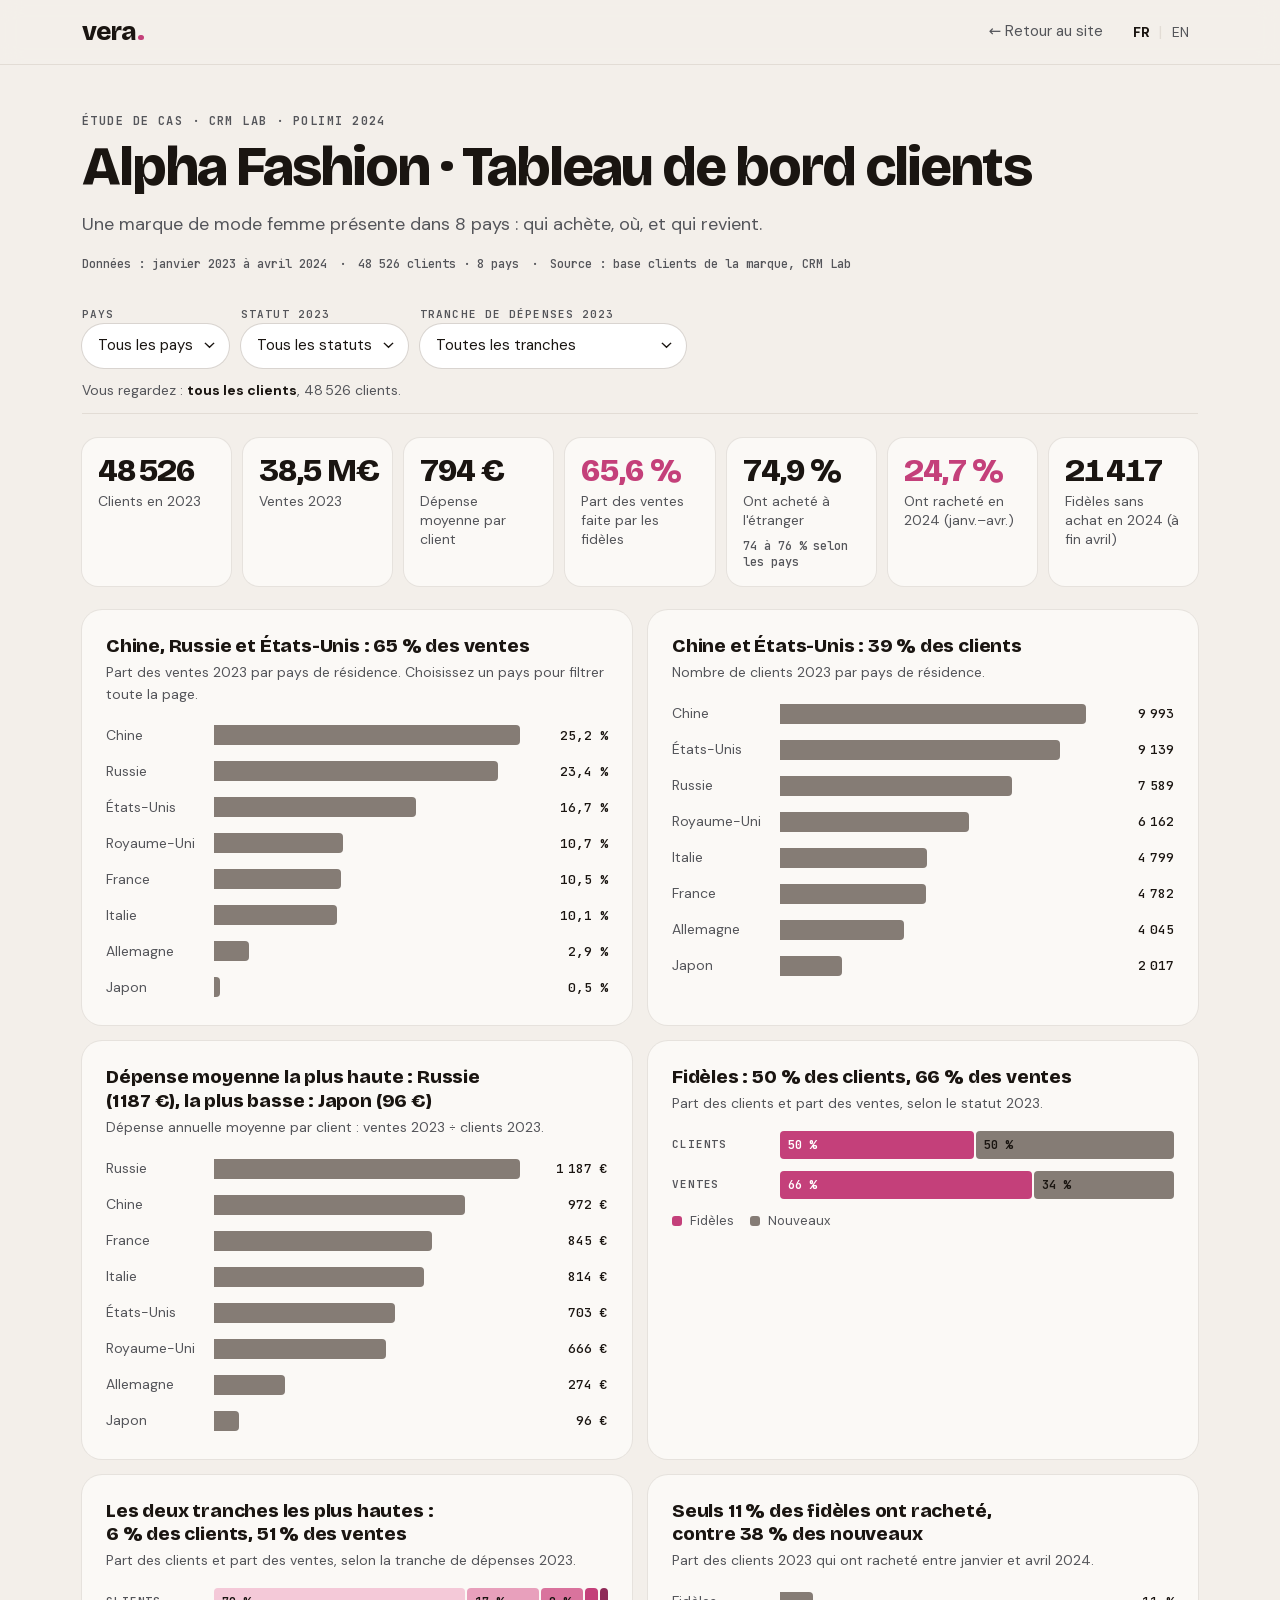
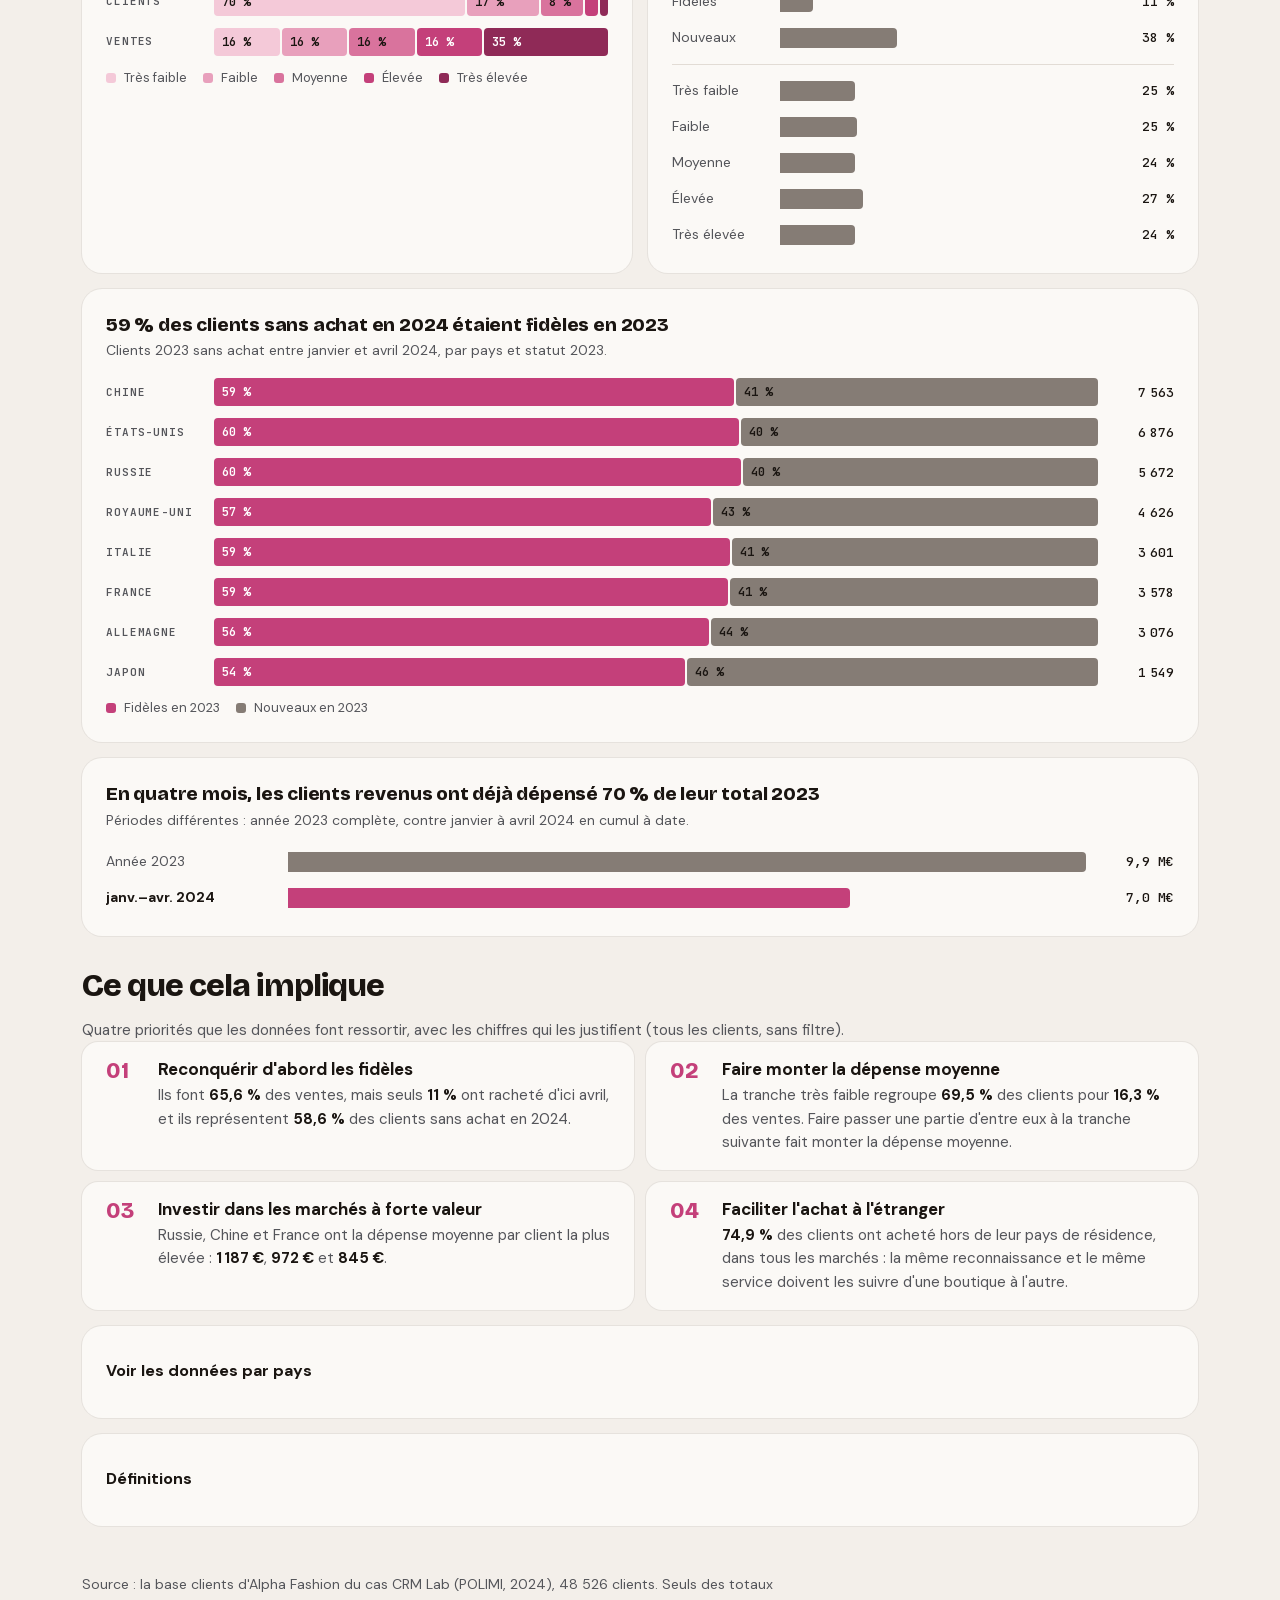
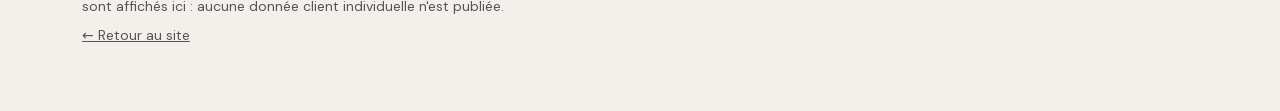
<file: alpha-fashion-dashboard.html>
<!doctype html>
<html lang="fr">
<head>
<meta charset="utf-8">
<meta name="viewport" content="width=device-width, initial-scale=1">
<link rel="canonical" href="https://vsoldatenko.fr/alpha-fashion-dashboard.html">
<title>Alpha Fashion · Tableau de bord clients · Vera Soldatenko</title>
<meta name="description" content="Tableau de bord de la base clients d'Alpha Fashion : 48 526 clients dans 8 pays, ventes, fidélité, achats à l'étranger et retour en 2024.">
<link rel="icon" href="img/favicon-vera.ico?v=2" sizes="any">
<link rel="icon" href="img/favicon-vera-32.png?v=2" type="image/png" sizes="32x32">
<link rel="apple-touch-icon" href="img/apple-touch-icon-vera.png?v=2">
<link rel="preload" href="fonts/dm-sans-normal-latin.woff2" as="font" type="font/woff2" crossorigin>
<link rel="stylesheet" href="assets/fonts.css?v=1">
<style>
:root{
  --bg:#F3EFEA;--surface:#FBF9F6;--ink:#1A1511;--muted:#54555A;--line:#E2DCD5;
  --pink:#C4407A;--soft:#F6D2DE;--grey:#857C75;
  --r1:#F4C9D8;--r2:#E8A0BC;--r3:#D9739D;--r4:#C4407A;--r5:#8F2A57;
  --f-display:"Bricolage Grotesque",system-ui,sans-serif;--f-body:"DM Sans",system-ui,sans-serif;--f-mono:"JetBrains Mono",ui-monospace,monospace;
  --s-1:4px;--s-2:8px;--s-3:12px;--s-4:16px;--s-5:24px;--s-6:32px;--s-7:48px;--s-8:64px;
  --ease:cubic-bezier(.2,.7,.2,1);--gutter:16px;color-scheme:light
}
@media (min-width:768px){:root{--gutter:32px}}
*{box-sizing:border-box}
html{-webkit-text-size-adjust:100%}
body{margin:0;background:var(--bg);color:var(--ink);font:400 16px/1.55 var(--f-body)}
a{color:inherit}
.wrap{width:min(1180px,100%);margin:0 auto;padding:0 var(--gutter)}
:focus-visible{outline:3px solid var(--pink);outline-offset:3px;border-radius:4px}

/* top bar */
.top{position:sticky;top:0;z-index:5;background:color-mix(in srgb,var(--bg) 88%,transparent);-webkit-backdrop-filter:blur(10px);backdrop-filter:blur(10px);border-bottom:1px solid var(--line)}
.top .wrap{display:flex;align-items:center;justify-content:space-between;gap:var(--s-4);min-height:64px}
.logo{display:inline-flex;align-items:baseline;font:800 26px/1 var(--f-display);letter-spacing:-.035em;text-decoration:none}
.logo i{width:.21em;height:.21em;margin-left:.07em;border-radius:50%;background:var(--pink)}
.top-r{display:flex;align-items:center;gap:var(--s-2)}
.back{display:inline-flex;align-items:center;min-height:44px;padding:0 var(--s-3);font-size:15px;text-decoration:none;color:var(--muted)}
.back:hover{color:var(--ink)}
.lang{display:flex;align-items:center}
.lang button{all:unset;cursor:pointer;display:grid;place-items:center;min-width:36px;min-height:44px;font:500 14px/1 var(--f-body);color:var(--muted)}
.lang button[aria-pressed="true"]{color:var(--ink);font-weight:700}
.lang span{color:var(--line)}

/* intro */
.intro{padding:var(--s-7) 0 var(--s-5)}
.kick{margin:0 0 var(--s-2);font:600 12px/1.4 var(--f-mono);letter-spacing:.12em;text-transform:uppercase;color:var(--muted)}
h1{margin:0;font:800 clamp(32px,5vw,56px)/1.02 var(--f-display);letter-spacing:-.035em;text-wrap:balance}
.lede{max-width:60ch;margin:var(--s-4) 0 0;font-size:18px;color:var(--muted)}
.stamp{display:flex;flex-wrap:wrap;gap:var(--s-1) var(--s-3);margin:var(--s-4) 0 0;padding:0;list-style:none;font:500 12px/1.5 var(--f-mono);color:var(--muted)}
.stamp li+li::before{content:"·";margin-right:var(--s-3)}

/* filters: one row above the charts */
.filters{position:sticky;top:64px;z-index:4;display:flex;flex-wrap:wrap;align-items:end;gap:var(--s-3);padding:var(--s-3) 0;background:var(--bg);border-bottom:1px solid var(--line)}
.f{display:grid;gap:var(--s-1)}
.f label{font:600 11px/1 var(--f-mono);letter-spacing:.1em;text-transform:uppercase;color:var(--muted)}
.f select{appearance:none;-webkit-appearance:none;min-height:44px;padding:0 36px 0 var(--s-4);border:0;border-radius:999px;background:#fff url("data:image/svg+xml,%3Csvg xmlns='http://www.w3.org/2000/svg' viewBox='0 0 12 8'%3E%3Cpath d='M1 1l5 5 5-5' fill='none' stroke='%231A1511' stroke-width='1.6'/%3E%3C/svg%3E") no-repeat right 14px center/11px;box-shadow:0 0 0 1px rgba(26,21,17,.12);font:500 15px/1 var(--f-body);color:var(--ink);cursor:pointer}
.f select.set{box-shadow:0 0 0 2px var(--pink);background-color:#fff}
.reset{all:unset;cursor:pointer;display:inline-flex;align-items:center;min-height:44px;padding:0 var(--s-3);font:500 14px/1 var(--f-body);color:var(--muted);text-decoration:underline;text-underline-offset:3px}
.reset[hidden]{display:none}
.reset:active{transform:scale(.97)}
.scope{flex-basis:100%;margin:0;font-size:14px;color:var(--muted)}
.scope b{color:var(--ink);font-weight:600}

/* KPI tiles */
.kpis{display:grid;grid-template-columns:repeat(4,minmax(0,1fr));gap:var(--s-3);margin:var(--s-5) 0}
@media (min-width:1080px){.kpis{grid-template-columns:repeat(7,minmax(0,1fr))}}
.kpi{display:grid;align-content:start;gap:var(--s-1);padding:var(--s-4);border-radius:16px;background:var(--surface);box-shadow:0 0 0 1px rgba(26,21,17,.06)}
.kpi-v{font:800 clamp(24px,2.6vw,32px)/1.05 var(--f-display);letter-spacing:-.03em;font-variant-numeric:tabular-nums}
.kpi-l{font-size:14px;line-height:1.35;color:var(--muted)}
.kpi-d{margin-top:var(--s-1);font:500 12px/1.35 var(--f-mono);color:var(--muted)}
.kpi-d:empty{display:none}
.kpi.hi .kpi-v{color:var(--pink)}

/* chart cards */
.grid{display:grid;gap:var(--s-4)}
@media (min-width:900px){.grid{grid-template-columns:1fr 1fr}.wide{grid-column:1/-1}}
.card{min-width:0;padding:var(--s-5);border-radius:20px;background:var(--surface);box-shadow:0 0 0 1px rgba(26,21,17,.06)}
.card h2{margin:0;font:700 19px/1.25 var(--f-display);letter-spacing:-.01em;text-wrap:balance}
.card .note{margin:var(--s-1) 0 var(--s-4);font-size:14px;color:var(--muted)}

/* horizontal bars */
.hb{display:grid;gap:var(--s-2)}
.hb-row{all:unset;display:grid;grid-template-columns:96px 1fr 76px;align-items:center;gap:var(--s-3);min-height:28px}
button.hb-row{cursor:pointer;border-radius:6px}
button.hb-row:hover .hb-l{color:var(--ink)}
.hb-l{font-size:14px;color:var(--muted);white-space:nowrap;overflow:hidden;text-overflow:ellipsis}
.hb-track{position:relative;height:20px}
.hb-bar{position:absolute;left:0;top:0;bottom:0;width:var(--v);min-width:2px;border-radius:0 4px 4px 0;background:var(--grey);transition:width .45s var(--ease),background .2s var(--ease)}
.hb-row.hi .hb-bar{background:var(--pink)}
.hb-row.hi .hb-l{color:var(--ink);font-weight:600}
.hb-v{font:500 13px/1 var(--f-mono);text-align:right;font-variant-numeric:tabular-nums}
.dim .hb-bar{background:color-mix(in srgb,var(--grey) 45%,#fff)}
.hb.wl .hb-row{grid-template-columns:minmax(0,170px) 1fr 76px}
.hb-sep{height:1px;margin:var(--s-1) 0;background:var(--line)}

/* 100% split bars */
.sp{display:grid;gap:var(--s-3)}
.sp-row{display:grid;grid-template-columns:96px 1fr;align-items:center;gap:var(--s-3)}
.sp-row.n3{grid-template-columns:96px 1fr 64px}
.sp-l{font:600 11px/1.2 var(--f-mono);letter-spacing:.08em;text-transform:uppercase;color:var(--muted)}
.sp-n{font:500 13px/1 var(--f-mono);text-align:right;font-variant-numeric:tabular-nums}
.sp-bar{display:flex;gap:2px;height:28px}
.seg{flex:var(--v) 1 0;min-width:0;display:flex;align-items:center;padding:0 var(--s-2);border-radius:4px;background:var(--grey);color:#1A1511;font:600 12px/1 var(--f-mono);white-space:nowrap;overflow:hidden;transition:flex-grow .45s var(--ease)}
.seg.pk{background:var(--pink);color:#fff}
.seg.r1{background:var(--r1)}.seg.r2{background:var(--r2)}.seg.r3{background:var(--r3)}.seg.r4{background:var(--r4);color:#fff}.seg.r5{background:var(--r5);color:#fff}
.seg.tiny{padding:0;color:transparent}
.leg{display:flex;flex-wrap:wrap;gap:var(--s-1) var(--s-4);margin:var(--s-3) 0 0;padding:0;list-style:none;font-size:13px;color:var(--muted)}
.leg li{display:inline-flex;align-items:center;gap:var(--s-2)}
.key{width:10px;height:10px;border-radius:3px;background:var(--grey)}
.key.pk{background:var(--pink)}.key.r1{background:var(--r1)}.key.r2{background:var(--r2)}.key.r3{background:var(--r3)}.key.r4{background:var(--r4)}.key.r5{background:var(--r5)}

/* tooltip */
.tip{position:fixed;z-index:10;max-width:240px;padding:var(--s-2) var(--s-3);border-radius:8px;background:var(--ink);color:#fff;font:400 13px/1.4 var(--f-body);pointer-events:none;opacity:0;transform:translateY(4px);transition:opacity .12s var(--ease),transform .12s var(--ease)}
.tip.on{opacity:1;transform:none}
.tip b{font-weight:600}

/* what this means */
.imp{margin:var(--s-6) 0 0}
.imp h2{margin:0 0 var(--s-4);font:800 clamp(24px,3vw,32px)/1.1 var(--f-display);letter-spacing:-.03em}
.imp-sub{margin:calc(-1 * var(--s-3)) 0 var(--s-4);font-size:15px;color:var(--muted)}
.imp ol{display:grid;gap:var(--s-3);margin:0;padding:0;list-style:none;counter-reset:i}
@media (min-width:900px){.imp ol{grid-template-columns:1fr 1fr}}
.imp li{counter-increment:i;display:grid;grid-template-columns:40px 1fr;gap:var(--s-3);padding:var(--s-4) var(--s-5);border-radius:16px;background:var(--surface);box-shadow:0 0 0 1px rgba(26,21,17,.06)}
.imp li::before{content:counter(i,decimal-leading-zero);font:800 22px/1.2 var(--f-display);color:var(--pink)}
.imp h3{margin:0;font:700 17px/1.3 var(--f-body)}
.imp p{margin:var(--s-1) 0 0;font-size:15px;color:var(--muted)}
.imp p b{color:var(--ink);font-weight:600}

/* table and definitions */
details.card{margin-top:var(--s-4)}
details summary{display:inline-flex;align-items:center;min-height:44px;cursor:pointer;font-weight:600}
.tbl-wrap{overflow-x:auto;margin-top:var(--s-2)}
table{width:100%;border-collapse:collapse;font-size:14px;font-variant-numeric:tabular-nums}
th,td{padding:var(--s-2) var(--s-3);text-align:right;border-bottom:1px solid var(--line);white-space:nowrap}
th:first-child,td:first-child{text-align:left}
th{font:600 11px/1.3 var(--f-mono);letter-spacing:.06em;text-transform:uppercase;color:var(--muted)}
tfoot td{font-weight:600}
.defs{display:grid;gap:var(--s-3);margin:var(--s-2) 0 0}
@media (min-width:900px){.defs{grid-template-columns:220px 1fr;gap:var(--s-3) var(--s-5)}}
.defs dt{font-weight:600}
.defs dd{margin:0;color:var(--muted)}
@media (max-width:899px){.defs dd{margin-bottom:var(--s-2)}}

.foot{margin:var(--s-7) 0 var(--s-8);font-size:14px;color:var(--muted)}
.foot p{max-width:70ch;margin:0 0 var(--s-2)}

@media (max-width:767px){
  .intro{padding:var(--s-6) 0 var(--s-4)}
  .lede{font-size:16px}
  .filters{position:static}
  .f{flex:1 1 140px}.f select{width:100%}
  .f:nth-of-type(3){flex-basis:100%}
  .stamp{display:grid;gap:var(--s-1)}
  .stamp li+li::before{content:none}
  .kpis{grid-template-columns:1fr 1fr}
  .kpi:last-child{grid-column:1/-1}
  .card{padding:var(--s-4)}
  .hb-row{grid-template-columns:96px 1fr 64px;gap:var(--s-2)}
  .hb.wl .hb-row{grid-template-columns:minmax(0,120px) 1fr 64px}
  .sp-row{grid-template-columns:1fr;gap:var(--s-1)}
  .sp-row.n3{grid-template-columns:84px 1fr 52px;gap:var(--s-2)}
  .sp-row.n3 .sp-l{font-size:10px}
  .imp li{grid-template-columns:32px 1fr;padding:var(--s-4)}
}
@media (prefers-reduced-motion:reduce){*{transition:none!important}}
</style>
</head>
<body>
<header class="top"><div class="wrap">
  <a class="logo" href="./" aria-label="Vera Soldatenko">vera<i></i></a>
  <div class="top-r">
    <a class="back" href="./#work" data-en="← Back to the site" data-fr="← Retour au site">← Retour au site</a>
    <div class="lang" role="group" aria-label="Langue"><button type="button" data-l="fr" aria-pressed="true">FR</button><span aria-hidden="true">|</span><button type="button" data-l="en" aria-pressed="false">EN</button></div>
  </div>
</div></header>

<main class="wrap" id="main">
  <section class="intro">
    <p class="kick" data-en="Case study · CRM Lab · POLIMI 2024" data-fr="Étude de cas · CRM Lab · POLIMI 2024">Étude de cas · CRM Lab · POLIMI 2024</p>
    <h1 data-en="Alpha Fashion · Client dashboard" data-fr="Alpha Fashion · Tableau de bord clients">Alpha Fashion · Tableau de bord clients</h1>
    <p class="lede" data-en="A women's fashion brand with stores in 8 countries: who buys, where, and who comes back." data-fr="Une marque de mode femme présente dans 8 pays&#160;: qui achète, où, et qui revient.">Une marque de mode femme présente dans 8 pays&#160;: qui achète, où, et qui revient.</p>
    <ul class="stamp">
      <li data-en="Data: January 2023 to April 2024" data-fr="Données&#160;: janvier 2023 à avril 2024">Données&#160;: janvier 2023 à avril 2024</li>
      <li data-en="48,526 clients · 8 countries" data-fr="48&#160;526 clients · 8 pays">48&#160;526 clients · 8 pays</li>
      <li data-en="Source: the brand's client database, CRM Lab" data-fr="Source&#160;: base clients de la marque, CRM Lab">Source&#160;: base clients de la marque, CRM Lab</li>
    </ul>
  </section>

  <form class="filters" id="filters" onsubmit="return false">
    <div class="f"><label for="fC" data-en="Country" data-fr="Pays">Pays</label><select id="fC"></select></div>
    <div class="f"><label for="fS" data-en="2023 status" data-fr="Statut 2023">Statut 2023</label><select id="fS"></select></div>
    <div class="f"><label for="fR" data-en="2023 spending range" data-fr="Tranche de dépenses 2023">Tranche de dépenses 2023</label><select id="fR"></select></div>
    <button type="button" class="reset" id="reset" hidden data-en="Reset filters" data-fr="Réinitialiser les filtres">Réinitialiser les filtres</button>
    <p class="scope" id="scope" aria-live="polite"></p>
  </form>

  <section class="kpis" id="kpis" aria-label="Indicateurs clés"></section>

  <div class="grid">
    <article class="card">
      <h2 id="tSales"></h2>
      <p class="note" data-en="Share of 2023 sales by country of residence. Choose a country to filter the whole page." data-fr="Part des ventes 2023 par pays de résidence. Choisissez un pays pour filtrer toute la page.">Part des ventes 2023 par pays de résidence. Choisissez un pays pour filtrer toute la page.</p>
      <div class="hb" id="cSales"></div>
    </article>
    <article class="card">
      <h2 id="tClients"></h2>
      <p class="note" data-en="Number of 2023 clients by country of residence." data-fr="Nombre de clients 2023 par pays de résidence.">Nombre de clients 2023 par pays de résidence.</p>
      <div class="hb" id="cClients"></div>
    </article>
    <article class="card">
      <h2 id="tSpend"></h2>
      <p class="note" data-en="Average yearly spend per client: 2023 sales ÷ 2023 clients." data-fr="Dépense annuelle moyenne par client&#160;: ventes 2023 ÷ clients 2023.">Dépense annuelle moyenne par client&#160;: ventes 2023 ÷ clients 2023.</p>
      <div class="hb" id="cSpend"></div>
    </article>
    <article class="card">
      <h2 id="tLoyal"></h2>
      <p class="note" data-en="Share of clients and share of sales, by 2023 status." data-fr="Part des clients et part des ventes, selon le statut 2023.">Part des clients et part des ventes, selon le statut 2023.</p>
      <div class="sp" id="cLoyal"></div>
      <ul class="leg"><li><span class="key pk"></span><span data-en="Loyal" data-fr="Fidèles">Fidèles</span></li><li><span class="key"></span><span data-en="New" data-fr="Nouveaux">Nouveaux</span></li></ul>
    </article>
    <article class="card">
      <h2 id="tRange"></h2>
      <p class="note" data-en="Share of clients and share of sales, by 2023 spending range." data-fr="Part des clients et part des ventes, selon la tranche de dépenses 2023.">Part des clients et part des ventes, selon la tranche de dépenses 2023.</p>
      <div class="sp" id="cRange"></div>
      <ul class="leg" id="lRange"></ul>
    </article>
    <article class="card">
      <h2 id="tBack"></h2>
      <p class="note" data-en="Share of 2023 clients who bought again between January and April 2024." data-fr="Part des clients 2023 qui ont racheté entre janvier et avril 2024.">Part des clients 2023 qui ont racheté entre janvier et avril 2024.</p>
      <div class="hb" id="cBack"></div>
    </article>
    <article class="card wide">
      <h2 id="tIdle"></h2>
      <p class="note" data-en="2023 clients with no purchase between January and April 2024, by country and 2023 status." data-fr="Clients 2023 sans achat entre janvier et avril 2024, par pays et statut 2023.">Clients 2023 sans achat entre janvier et avril 2024, par pays et statut 2023.</p>
      <div class="sp" id="cIdle"></div>
      <ul class="leg"><li><span class="key pk"></span><span data-en="Loyal in 2023" data-fr="Fidèles en 2023">Fidèles en 2023</span></li><li><span class="key"></span><span data-en="New in 2023" data-fr="Nouveaux en 2023">Nouveaux en 2023</span></li></ul>
    </article>
    <article class="card wide">
      <h2 id="tSpend24"></h2>
      <p class="note" data-en="Periods differ: full-year 2023 vs. January–April 2024 year to date." data-fr="Périodes différentes&#160;: année 2023 complète, contre janvier à avril 2024 en cumul à date.">Périodes différentes&#160;: année 2023 complète, contre janvier à avril 2024 en cumul à date.</p>
      <div class="hb wl" id="cSpend24"></div>
    </article>
  </div>

  <section class="imp" aria-labelledby="impTitle">
    <h2 id="impTitle" data-en="What this means" data-fr="Ce que cela implique">Ce que cela implique</h2>
    <p class="imp-sub" data-en="Four priorities the data points to, with the figures behind them (all clients, no filter)." data-fr="Quatre priorités que les données font ressortir, avec les chiffres qui les justifient (tous les clients, sans filtre).">Quatre priorités que les données font ressortir, avec les chiffres qui les justifient (tous les clients, sans filtre).</p>
    <ol id="imp"></ol>
  </section>

  <details class="card">
    <summary data-en="See the data by country" data-fr="Voir les données par pays">Voir les données par pays</summary>
    <div class="tbl-wrap"><table id="tbl"></table></div>
  </details>
  <details class="card">
    <summary data-en="Definitions" data-fr="Définitions">Définitions</summary>
    <dl class="defs" id="defs"></dl>
  </details>

  <footer class="foot">
    <p data-en="Source: the Alpha Fashion client database from the CRM Lab case (POLIMI, 2024), 48,526 clients. Only totals are shown here: no individual client data is published." data-fr="Source&#160;: la base clients d'Alpha Fashion du cas CRM Lab (POLIMI, 2024), 48&#160;526 clients. Seuls des totaux sont affichés ici&#160;: aucune donnée client individuelle n'est publiée.">Source&#160;: la base clients d'Alpha Fashion du cas CRM Lab (POLIMI, 2024), 48&#160;526 clients. Seuls des totaux sont affichés ici&#160;: aucune donnée client individuelle n'est publiée.</p>
    <p><a href="./#work" data-en="← Back to the site" data-fr="← Retour au site">← Retour au site</a></p>
  </footer>
</main>
<div class="tip" id="tip" role="tooltip"></div>

<script>
const D = {"countries":["China","US","Russia","UK","Italy","France","Germany","Japan"],"ranges":["Super-low","Low","Medium","High","Super-high"],"cols":["country","loyal0new1","range","abroad","lastMonth","clients","sales23","back","sales23back","sales24back"],"rows":[[0,0,0,0,0,78,19017.24,0,0.0,0.0],[0,0,0,0,1,73,18554.34,0,0.0,0.0],[0,0,0,0,2,62,14216.42,0,0.0,0.0],[0,0,0,0,3,57,13994.69,0,0.0,0.0],[0,0,0,0,4,67,17785.84,0,0.0,0.0],[0,0,0,0,5,49,14081.69,0,0.0,0.0],[0,0,0,0,6,52,12234.09,0,0.0,0.0],[0,0,0,0,7,45,10447.38,0,0.0,0.0],[0,0,0,0,8,51,11980.64,0,0.0,0.0],[0,0,0,0,9,55,13350.63,0,0.0,0.0],[0,0,0,0,10,42,10848.89,0,0.0,0.0],[0,0,0,0,11,52,13216.7,0,0.0,0.0],[0,0,0,1,0,234,55815.26,0,0.0,0.0],[0,0,0,1,1,188,46959.99,0,0.0,0.0],[0,0,0,1,2,205,50971.91,0,0.0,0.0],[0,0,0,1,3,213,51982.14,0,0.0,0.0],[0,0,0,1,4,178,43589.31,0,0.0,0.0],[0,0,0,1,5,163,38446.64,0,0.0,0.0],[0,0,0,1,6,134,33176.77,0,0.0,0.0],[0,0,0,1,7,144,36674.65,0,0.0,0.0],[0,0,0,1,8,124,30346.77,0,0.0,0.0],[0,0,0,1,9,122,28683.14,0,0.0,0.0],[0,0,0,1,10,129,31231.5,0,0.0,0.0],[0,0,0,1,11,119,28013.62,0,0.0,0.0],[0,0,1,0,0,37,29155.97,8,7103.87,5695.72],[0,0,1,0,1,40,29790.85,8,6785.56,4081.5],[0,0,1,0,2,43,29359.07,15,9509.66,6163.24],[0,0,1,0,3,27,20020.18,9,6722.1,3805.48],[0,0,1,0,4,32,24162.12,7,5680.46,3270.1],[0,0,1,0,5,30,20282.88,6,3748.68,1998.0],[0,0,1,0,6,17,12831.99,6,5133.35,2931.15],[0,0,1,0,7,25,19341.8,3,2261.81,2174.4],[0,0,1,0,8,23,17057.9,8,5643.13,4278.9],[0,0,1,0,9,18,13402.45,5,3859.73,2465.01],[0,0,1,0,10,21,15867.86,7,5800.06,5334.28],[0,0,1,0,11,19,13121.62,9,5874.44,4934.42],[0,0,1,1,0,126,91488.9,37,27792.04,20777.48],[0,0,1,1,1,98,70227.57,22,14706.71,11391.29],[0,0,1,1,2,105,74428.81,21,13626.45,10248.1],[0,0,1,1,3,114,83819.27,29,21067.06,13423.57],[0,0,1,1,4,94,65220.55,29,19452.35,14885.32],[0,0,1,1,5,94,70286.06,18,13422.55,9100.31],[0,0,1,1,6,84,63090.69,26,19764.17,11697.34],[0,0,1,1,7,82,61341.34,27,22368.76,15779.04],[0,0,1,1,8,59,44867.55,17,14385.88,9660.35],[0,0,1,1,9,79,58334.46,19,13690.56,10933.12],[0,0,1,1,10,60,44992.98,13,8834.36,6849.96],[0,0,1,1,11,61,43970.34,12,9230.36,7921.56],[0,0,2,0,0,21,33588.0,4,5936.75,4744.49],[0,0,2,0,1,8,13582.04,3,6212.56,5267.61],[0,0,2,0,2,10,17700.55,3,5958.23,3214.34],[0,0,2,0,3,16,27137.99,2,3334.17,3068.32],[0,0,2,0,4,14,21334.82,4,5897.8,3714.8],[0,0,2,0,5,13,22303.29,7,11173.49,7888.87],[0,0,2,0,6,7,13379.67,3,5030.56,3726.59],[0,0,2,0,7,5,8604.69,2,2939.0,1806.69],[0,0,2,0,8,12,18938.47,1,1544.99,1217.07],[0,0,2,0,9,5,8821.51,3,4331.56,2756.69],[0,0,2,0,10,10,16919.06,1,1262.2,710.88],[0,0,2,0,11,13,20821.95,1,1385.37,681.26],[0,0,2,1,0,34,61990.74,9,16944.44,11358.43],[0,0,2,1,1,43,73411.67,8,13567.08,8253.63],[0,0,2,1,2,37,60469.02,8,11610.81,7429.74],[0,0,2,1,3,28,43417.6,6,10430.27,4277.7],[0,0,2,1,4,30,51818.83,7,12917.26,8507.56],[0,0,2,1,5,36,57279.23,3,5221.76,2408.45],[0,0,2,1,6,35,58430.53,5,7478.89,6077.24],[0,0,2,1,7,37,63580.33,7,12144.13,8579.59],[0,0,2,1,8,37,64287.97,8,11677.64,9129.16],[0,0,2,1,9,18,32154.84,5,8358.51,4721.58],[0,0,2,1,10,28,48776.85,6,11287.38,6398.92],[0,0,2,1,11,29,45918.99,10,16832.73,13770.93],[0,0,3,0,0,7,22072.43,1,3015.98,3469.2],[0,0,3,0,1,9,33664.22,4,13468.03,10587.66],[0,0,3,0,2,5,18484.74,2,7768.52,3375.7],[0,0,3,0,3,7,24178.0,4,13555.28,7648.4],[0,0,3,0,4,5,18734.15,2,7025.23,3689.18],[0,0,3,0,5,3,8308.3,2,5576.3,6038.52],[0,0,3,0,6,6,21670.46,2,8398.14,4296.31],[0,0,3,0,7,3,8872.25,0,0.0,0.0],[0,0,3,0,8,8,29160.06,1,3093.14,1805.12],[0,0,3,0,9,6,21870.44,2,5193.2,3202.32],[0,0,3,0,10,6,22172.56,2,7281.83,6580.37],[0,0,3,0,11,4,14884.16,1,4012.37,1469.55],[0,0,3,1,0,25,86943.12,7,25924.16,18814.78],[0,0,3,1,1,19,71070.83,3,11585.08,8986.56],[0,0,3,1,2,21,81418.29,5,18065.37,14105.73],[0,0,3,1,3,20,68961.79,4,16836.64,11863.34],[0,0,3,1,4,16,56745.64,4,16070.0,14657.72],[0,0,3,1,5,20,69329.32,3,10704.53,4246.02],[0,0,3,1,6,14,49118.01,3,13590.11,9183.14],[0,0,3,1,7,24,81412.15,6,22152.24,18939.67],[0,0,3,1,8,17,59025.73,4,12469.62,10435.59],[0,0,3,1,9,19,67250.85,6,23951.33,23625.9],[0,0,3,1,10,19,71252.99,4,15479.75,15266.05],[0,0,3,1,11,15,54284.3,5,18205.46,13508.21],[0,0,4,0,0,9,100704.96,4,51071.68,28989.38],[0,0,4,0,1,3,31426.66,1,8863.6,5036.9],[0,0,4,0,2,12,133360.68,3,21763.6,7100.85],[0,0,4,0,3,9,74186.28,1,5564.77,2491.74],[0,0,4,0,4,9,83208.34,2,20079.87,9308.89],[0,0,4,0,5,2,31867.46,0,0.0,0.0],[0,0,4,0,6,6,55215.62,1,20498.87,15189.68],[0,0,4,0,7,3,26615.72,3,26615.72,21113.81],[0,0,4,0,8,4,46691.51,2,31716.57,20853.6],[0,0,4,0,9,3,34449.41,0,0.0,0.0],[0,0,4,0,10,3,16617.06,0,0.0,0.0],[0,0,4,0,11,3,38358.87,1,17184.85,14766.67],[0,0,4,1,0,12,121211.17,5,54176.21,45667.91],[0,0,4,1,1,14,249863.54,7,204814.77,158711.33],[0,0,4,1,2,22,295116.09,2,35165.36,25490.37],[0,0,4,1,3,22,252283.47,8,86282.62,75063.85],[0,0,4,1,4,16,121427.5,5,38142.65,30004.49],[0,0,4,1,5,23,297978.86,6,64995.94,39326.3],[0,0,4,1,6,12,178145.38,1,23386.4,24857.37],[0,0,4,1,7,10,92056.59,2,18454.35,21166.84],[0,0,4,1,8,19,210820.72,2,23038.22,16998.3],[0,0,4,1,9,13,159146.93,3,37154.93,26747.45],[0,0,4,1,10,19,197722.75,7,62904.5,35646.95],[0,0,4,1,11,11,110460.62,1,8366.74,6582.92],[0,1,0,0,0,66,16436.47,39,9720.89,7107.92],[0,1,0,0,1,66,18393.2,33,8879.78,5423.43],[0,1,0,0,2,79,19243.26,29,7364.67,4636.19],[0,1,0,0,3,74,16859.62,31,6659.84,4490.75],[0,1,0,0,4,84,19945.25,36,9307.42,5770.48],[0,1,0,0,5,78,17693.91,34,8805.23,5424.41],[0,1,0,0,6,82,18785.91,35,8017.62,4961.21],[0,1,0,0,7,98,24146.58,36,7752.18,5188.88],[0,1,0,0,8,92,23179.37,36,8835.78,6292.7],[0,1,0,0,9,108,26289.67,35,8630.12,6192.42],[0,1,0,0,10,111,29361.53,44,11434.96,8277.7],[0,1,0,0,11,105,24288.57,34,7378.58,5393.6],[0,1,0,1,0,186,43065.9,96,22484.18,14867.85],[0,1,0,1,1,166,40822.92,80,20077.27,14865.86],[0,1,0,1,2,214,52461.15,91,23029.2,15739.91],[0,1,0,1,3,223,51671.45,91,19507.78,13201.48],[0,1,0,1,4,224,52813.06,96,21878.22,16565.35],[0,1,0,1,5,228,52827.25,98,22136.3,14774.45],[0,1,0,1,6,258,63649.51,107,25308.85,17928.51],[0,1,0,1,7,279,68826.94,95,23565.41,15655.06],[0,1,0,1,8,258,60918.31,102,25361.07,15983.04],[0,1,0,1,9,256,60890.73,105,25482.32,17733.25],[0,1,0,1,10,280,63314.9,92,22131.57,15358.53],[0,1,0,1,11,262,64896.33,80,20599.85,14489.17],[0,1,1,0,0,1,796.55,0,0.0,0.0],[0,1,1,0,1,5,3504.58,2,1561.92,860.16],[0,1,1,0,2,4,3098.06,1,1129.46,1080.71],[0,1,1,0,3,7,5420.53,2,1256.32,796.37],[0,1,1,0,4,12,8645.34,6,4268.12,3202.5],[0,1,1,0,5,12,8870.16,3,1997.7,1172.63],[0,1,1,0,6,18,13302.99,5,3976.4,2845.63],[0,1,1,0,7,10,7053.46,4,2992.45,1451.65],[0,1,1,0,8,21,14576.28,5,3056.11,2725.87],[0,1,1,0,9,16,11974.95,1,934.14,564.9],[0,1,1,0,10,18,13315.65,1,622.5,470.64],[0,1,1,0,11,20,14348.16,4,2575.29,1783.76],[0,1,1,1,0,3,2238.03,1,749.53,294.62],[0,1,1,1,1,6,4492.69,2,1664.94,1090.14],[0,1,1,1,2,16,12048.69,2,1765.18,679.95],[0,1,1,1,3,16,11992.04,4,3339.67,1827.87],[0,1,1,1,4,24,18105.33,7,4625.13,3648.55],[0,1,1,1,5,35,27192.29,5,3603.92,2471.35],[0,1,1,1,6,44,29006.78,14,9156.99,6547.1],[0,1,1,1,7,47,34310.84,8,5318.32,3446.14],[0,1,1,1,8,60,42325.43,15,10319.68,7763.04],[0,1,1,1,9,62,46332.2,15,12014.76,9065.08],[0,1,1,1,10,68,47875.52,19,13131.8,9660.93],[0,1,1,1,11,53,35243.96,14,8308.75,6975.13],[0,1,2,0,1,3,5716.47,1,1463.48,947.62],[0,1,2,0,3,1,1208.1,0,0.0,0.0],[0,1,2,0,4,8,12516.12,2,2597.73,1966.3],[0,1,2,0,5,5,9019.12,2,3554.89,2340.41],[0,1,2,0,6,1,1293.86,0,0.0,0.0],[0,1,2,0,7,4,5882.35,1,1204.34,789.34],[0,1,2,0,8,7,12618.83,2,3121.8,1827.32],[0,1,2,0,9,9,14615.85,3,5173.94,4230.27],[0,1,2,0,10,8,13159.12,3,4523.18,4395.91],[0,1,2,0,11,10,18086.33,3,6571.45,3102.92],[0,1,2,1,0,3,4639.9,3,4639.9,3460.01],[0,1,2,1,1,4,5583.18,3,4157.46,2622.83],[0,1,2,1,2,7,12597.44,0,0.0,0.0],[0,1,2,1,3,10,17773.06,1,1255.26,676.48],[0,1,2,1,4,14,22380.62,2,3543.37,2721.57],[0,1,2,1,5,10,16889.52,1,1446.95,516.58],[0,1,2,1,6,20,34487.3,4,6607.95,2833.12],[0,1,2,1,7,14,24918.95,4,5733.32,3922.31],[0,1,2,1,8,19,31584.71,7,12042.4,8611.27],[0,1,2,1,9,17,27961.34,6,10450.44,9177.94],[0,1,2,1,10,14,22917.04,4,7043.81,5110.47],[0,1,2,1,11,21,32459.4,8,12597.97,6880.87],[0,1,3,0,1,2,5573.59,0,0.0,0.0],[0,1,3,0,2,1,3873.88,1,3873.88,1699.57],[0,1,3,0,3,2,7409.73,0,0.0,0.0],[0,1,3,0,4,2,9733.35,1,4746.74,1474.99],[0,1,3,0,5,1,3974.61,0,0.0,0.0],[0,1,3,0,6,3,10803.66,2,7635.9,7798.27],[0,1,3,0,8,3,10562.82,0,0.0,0.0],[0,1,3,0,9,3,12070.31,2,7187.31,4963.54],[0,1,3,0,10,2,8490.02,0,0.0,0.0],[0,1,3,0,11,4,13460.56,0,0.0,0.0],[0,1,3,1,1,2,8145.37,0,0.0,0.0],[0,1,3,1,2,6,18942.08,1,2702.96,3165.11],[0,1,3,1,3,1,2761.82,0,0.0,0.0],[0,1,3,1,4,8,27398.76,3,12220.6,4115.86],[0,1,3,1,5,10,38236.18,1,4099.38,877.64],[0,1,3,1,6,14,45941.33,2,6975.09,4215.04],[0,1,3,1,7,8,28845.12,3,9506.95,8960.35],[0,1,3,1,8,11,39174.86,4,13554.46,8053.7],[0,1,3,1,9,13,49509.08,5,20347.52,15430.39],[0,1,3,1,10,13,47792.09,7,24558.93,13586.55],[0,1,3,1,11,14,49180.37,1,2542.31,708.69],[0,1,4,0,2,2,23969.85,0,0.0,0.0],[0,1,4,0,3,1,10510.2,1,10510.2,5095.32],[0,1,4,0,4,2,17132.41,0,0.0,0.0],[0,1,4,0,5,2,12480.23,1,7425.63,6575.58],[0,1,4,0,6,1,5422.38,0,0.0,0.0],[0,1,4,0,7,2,17494.48,0,0.0,0.0],[0,1,4,0,8,6,72772.18,1,5644.29,5827.16],[0,1,4,0,9,7,68043.26,0,0.0,0.0],[0,1,4,0,10,4,57646.92,1,13396.78,11030.69],[0,1,4,0,11,9,112850.91,3,56855.09,26585.04],[0,1,4,1,2,4,27271.33,3,18855.98,13795.99],[0,1,4,1,3,2,12571.48,2,12571.48,9257.33],[0,1,4,1,4,12,152955.54,2,13924.87,9938.66],[0,1,4,1,5,3,28508.08,0,0.0,0.0],[0,1,4,1,6,5,40668.19,0,0.0,0.0],[0,1,4,1,7,9,70217.81,3,29349.66,20451.17],[0,1,4,1,8,4,42054.12,1,16550.23,10832.89],[0,1,4,1,9,8,75055.19,2,26059.34,24476.85],[0,1,4,1,10,10,104733.66,1,12623.36,2533.08],[0,1,4,1,11,6,58828.32,0,0.0,0.0],[1,0,0,0,0,79,10805.17,0,0.0,0.0],[1,0,0,0,1,65,9319.64,0,0.0,0.0],[1,0,0,0,2,69,10480.21,0,0.0,0.0],[1,0,0,0,3,59,9520.43,0,0.0,0.0],[1,0,0,0,4,63,9906.86,0,0.0,0.0],[1,0,0,0,5,52,7856.4,0,0.0,0.0],[1,0,0,0,6,46,7061.34,0,0.0,0.0],[1,0,0,0,7,44,6273.88,0,0.0,0.0],[1,0,0,0,8,46,7408.95,0,0.0,0.0],[1,0,0,0,9,39,5927.48,0,0.0,0.0],[1,0,0,0,10,28,4326.18,0,0.0,0.0],[1,0,0,0,11,45,7141.08,0,0.0,0.0],[1,0,0,1,0,240,39875.51,0,0.0,0.0],[1,0,0,1,1,190,28854.71,0,0.0,0.0],[1,0,0,1,2,208,31948.98,0,0.0,0.0],[1,0,0,1,3,179,26594.75,0,0.0,0.0],[1,0,0,1,4,177,28435.75,0,0.0,0.0],[1,0,0,1,5,170,26714.06,0,0.0,0.0],[1,0,0,1,6,154,23634.03,0,0.0,0.0],[1,0,0,1,7,152,23309.92,0,0.0,0.0],[1,0,0,1,8,139,22499.36,0,0.0,0.0],[1,0,0,1,9,129,18766.18,0,0.0,0.0],[1,0,0,1,10,115,15751.66,0,0.0,0.0],[1,0,0,1,11,115,19549.73,0,0.0,0.0],[1,0,1,0,0,27,22848.08,5,3930.71,3444.45],[1,0,1,0,1,27,22556.68,3,2468.43,1399.19],[1,0,1,0,2,20,16650.01,6,5280.83,3060.89],[1,0,1,0,3,16,14534.92,6,5430.96,3793.0],[1,0,1,0,4,19,14791.47,3,2391.97,1804.02],[1,0,1,0,5,14,11515.36,1,1141.97,947.94],[1,0,1,0,6,12,10079.56,3,2187.82,1150.24],[1,0,1,0,7,19,14915.76,8,5970.5,4679.03],[1,0,1,0,8,19,15529.62,5,3759.02,2808.75],[1,0,1,0,9,19,14839.92,5,3870.84,2677.69],[1,0,1,0,10,15,12644.05,1,550.0,311.12],[1,0,1,0,11,16,12638.11,2,1168.96,878.17],[1,0,1,1,0,90,74191.32,28,24989.09,15106.67],[1,0,1,1,1,71,54940.14,16,12606.44,8621.02],[1,0,1,1,2,67,55206.62,19,17012.62,11146.35],[1,0,1,1,3,68,57803.89,16,14023.22,10781.36],[1,0,1,1,4,55,45450.47,10,8254.15,6264.05],[1,0,1,1,5,58,46759.56,11,9077.42,6775.48],[1,0,1,1,6,52,42323.05,9,7499.88,4372.97],[1,0,1,1,7,53,45101.02,12,9609.92,5719.67],[1,0,1,1,8,36,29065.4,9,7258.04,4928.45],[1,0,1,1,9,38,30442.14,8,5795.8,3481.81],[1,0,1,1,10,51,43094.69,13,10276.39,7489.39],[1,0,1,1,11,51,42097.81,8,6195.5,4271.92],[1,0,2,0,0,27,45419.48,7,13059.59,11964.68],[1,0,2,0,1,17,26466.04,2,3063.5,2850.12],[1,0,2,0,2,24,39461.39,7,11673.63,6870.51],[1,0,2,0,3,18,28308.19,5,6630.93,4578.09],[1,0,2,0,4,20,31716.58,3,5508.62,4410.25],[1,0,2,0,5,22,37610.34,8,12579.78,8109.25],[1,0,2,0,6,19,33407.64,6,9122.91,5362.69],[1,0,2,0,7,16,25406.58,6,8613.41,5802.71],[1,0,2,0,8,10,18402.92,2,3539.24,2305.57],[1,0,2,0,9,17,26771.13,5,8042.99,5990.28],[1,0,2,0,10,9,16680.4,2,4726.57,1366.91],[1,0,2,0,11,8,13537.76,0,0.0,0.0],[1,0,2,1,0,77,130678.84,22,36713.09,24378.95],[1,0,2,1,1,55,95168.72,14,27263.25,23704.16],[1,0,2,1,2,54,90137.91,15,23958.68,16620.19],[1,0,2,1,3,60,105111.11,13,21687.51,15288.62],[1,0,2,1,4,36,59929.44,13,21523.62,16571.44],[1,0,2,1,5,47,81446.68,10,16687.28,13116.36],[1,0,2,1,6,34,58785.56,8,12829.9,10204.13],[1,0,2,1,7,44,72197.94,8,11743.18,8552.94],[1,0,2,1,8,41,70577.88,9,15321.51,9689.4],[1,0,2,1,9,44,73014.79,16,28513.66,21066.56],[1,0,2,1,10,52,89100.68,18,33431.36,23630.81],[1,0,2,1,11,27,47174.53,10,16452.71,7773.85],[1,0,3,0,0,7,25049.83,1,3147.28,1247.51],[1,0,3,0,1,9,27191.05,2,5745.76,3027.86],[1,0,3,0,2,4,15146.5,1,3476.39,1552.73],[1,0,3,0,3,5,17154.67,1,4245.85,1630.99],[1,0,3,0,4,4,13296.98,1,4664.45,4595.04],[1,0,3,0,5,7,20711.88,2,5481.79,4066.47],[1,0,3,0,6,2,5587.66,0,0.0,0.0],[1,0,3,0,7,3,10820.82,2,6269.77,4990.61],[1,0,3,0,8,2,5854.88,0,0.0,0.0],[1,0,3,0,9,6,18871.25,4,11853.78,7751.16],[1,0,3,0,10,4,13084.0,3,10191.84,6231.79],[1,0,3,0,11,4,15018.28,2,7635.48,5425.56],[1,0,3,1,0,18,62329.2,8,27381.97,19492.22],[1,0,3,1,1,21,65626.06,2,6796.74,6608.97],[1,0,3,1,2,18,59358.12,7,23817.65,19326.16],[1,0,3,1,3,24,75971.5,7,23011.04,18010.53],[1,0,3,1,4,14,43968.62,3,9388.26,5206.36],[1,0,3,1,5,20,62847.83,5,15905.57,11112.26],[1,0,3,1,6,10,33248.85,2,5765.82,4996.07],[1,0,3,1,7,15,47154.02,5,16146.76,15350.54],[1,0,3,1,8,9,30603.47,1,2761.28,1395.15],[1,0,3,1,9,9,29896.95,2,6293.74,5974.33],[1,0,3,1,10,7,23806.31,4,14009.88,7581.65],[1,0,3,1,11,11,35201.12,5,16679.71,12320.12],[1,0,4,0,0,2,13050.96,0,0.0,0.0],[1,0,4,0,1,2,23237.78,1,5762.1,4228.8],[1,0,4,0,2,2,18246.7,1,6069.32,5495.75],[1,0,4,0,4,3,32656.42,1,10191.58,10051.01],[1,0,4,0,6,1,10724.59,0,0.0,0.0],[1,0,4,0,7,1,7889.84,1,7889.84,7317.56],[1,0,4,0,8,1,13723.78,0,0.0,0.0],[1,0,4,0,9,3,20392.39,1,6339.93,5604.47],[1,0,4,0,10,1,5218.33,0,0.0,0.0],[1,0,4,1,0,11,117246.89,3,37009.78,17054.37],[1,0,4,1,1,9,74159.12,1,16398.33,3673.93],[1,0,4,1,2,13,94527.41,2,19251.74,19651.4],[1,0,4,1,3,6,60902.79,1,20568.64,20058.57],[1,0,4,1,4,8,95899.32,5,45105.36,35628.36],[1,0,4,1,5,8,90807.02,0,0.0,0.0],[1,0,4,1,6,6,66471.3,1,7260.6,2096.29],[1,0,4,1,7,4,57740.67,1,12785.66,10023.35],[1,0,4,1,8,3,31288.17,0,0.0,0.0],[1,0,4,1,9,6,54344.76,1,6470.62,2776.67],[1,0,4,1,10,8,89823.5,4,40439.57,26687.83],[1,0,4,1,11,5,45834.36,0,0.0,0.0],[1,1,0,0,0,69,9943.72,38,5846.86,4146.97],[1,1,0,0,1,58,7794.51,35,5020.17,3631.72],[1,1,0,0,2,67,12372.89,26,4678.66,2935.31],[1,1,0,0,3,72,12880.65,32,5940.74,4231.01],[1,1,0,0,4,76,10077.03,26,3521.74,2382.67],[1,1,0,0,5,78,12716.92,27,4856.58,3635.63],[1,1,0,0,6,81,12156.23,28,4654.63,3068.92],[1,1,0,0,7,79,9817.84,34,4711.82,2685.14],[1,1,0,0,8,65,10027.05,27,3833.24,2580.15],[1,1,0,0,9,84,12391.21,32,4756.5,3271.42],[1,1,0,0,10,90,13933.46,36,5443.11,3804.32],[1,1,0,0,11,93,14891.03,31,4708.2,3868.53],[1,1,0,1,0,147,21188.38,84,12018.17,9057.21],[1,1,0,1,1,161,22488.78,76,9452.93,6569.59],[1,1,0,1,2,198,28009.14,106,14355.37,10316.1],[1,1,0,1,3,209,31851.35,97,13923.91,10278.42],[1,1,0,1,4,253,37915.0,101,14933.18,10162.14],[1,1,0,1,5,217,35257.34,90,14767.97,11179.93],[1,1,0,1,6,229,34571.25,84,12734.09,8561.67],[1,1,0,1,7,248,39343.9,105,17924.24,12874.74],[1,1,0,1,8,253,38009.29,103,14674.38,10144.77],[1,1,0,1,9,282,42802.47,113,15959.55,11468.15],[1,1,0,1,10,271,43043.12,96,15777.59,10881.06],[1,1,0,1,11,269,42676.73,113,18413.81,12618.08],[1,1,1,0,0,1,910.0,0,0.0,0.0],[1,1,1,0,1,1,838.39,1,838.39,547.49],[1,1,1,0,2,6,4748.79,0,0.0,0.0],[1,1,1,0,3,7,5368.4,2,1759.05,1748.79],[1,1,1,0,4,9,7024.29,0,0.0,0.0],[1,1,1,0,5,8,7029.83,0,0.0,0.0],[1,1,1,0,6,8,5277.62,3,1933.42,1544.7],[1,1,1,0,7,16,12199.76,3,2140.63,1228.45],[1,1,1,0,8,8,6920.11,4,4056.51,3330.82],[1,1,1,0,9,14,12685.37,3,2561.02,1771.31],[1,1,1,0,10,14,11726.69,5,4086.23,3140.98],[1,1,1,0,11,11,8271.07,0,0.0,0.0],[1,1,1,1,0,2,1397.49,0,0.0,0.0],[1,1,1,1,1,9,7648.68,1,877.22,257.41],[1,1,1,1,2,10,7529.83,3,1913.28,1319.29],[1,1,1,1,3,23,18918.14,6,4256.86,2656.95],[1,1,1,1,4,22,18267.05,5,4708.92,3205.14],[1,1,1,1,5,25,21065.97,5,4625.29,2711.5],[1,1,1,1,6,21,16420.73,3,2380.74,1635.4],[1,1,1,1,7,27,22847.15,7,6060.26,3477.43],[1,1,1,1,8,29,22336.37,9,6908.16,4577.74],[1,1,1,1,9,31,25194.79,11,9280.82,6509.24],[1,1,1,1,10,29,23928.52,8,6619.34,4488.86],[1,1,1,1,11,43,34161.83,9,7778.67,6278.58],[1,1,2,0,1,2,2748.17,1,1372.17,460.29],[1,1,2,0,2,2,2786.96,1,1283.03,1042.94],[1,1,2,0,3,6,11664.19,1,2142.35,709.36],[1,1,2,0,4,7,11982.97,0,0.0,0.0],[1,1,2,0,5,6,10204.01,1,1620.53,1047.25],[1,1,2,0,6,7,11863.32,1,2408.04,2081.82],[1,1,2,0,7,11,17724.65,0,0.0,0.0],[1,1,2,0,8,7,12123.7,2,2778.35,2753.47],[1,1,2,0,9,8,12884.89,5,7901.07,5477.72],[1,1,2,0,10,10,18565.14,2,3548.07,3703.16],[1,1,2,0,11,15,25420.82,4,6458.38,4832.22],[1,1,2,1,0,3,5180.69,1,1708.04,1475.52],[1,1,2,1,1,4,7653.22,1,1626.34,1681.57],[1,1,2,1,2,7,10567.23,3,4600.73,2718.61],[1,1,2,1,3,16,26527.19,2,4067.41,2297.08],[1,1,2,1,4,24,43772.54,8,15068.16,9419.83],[1,1,2,1,5,21,33424.89,5,7550.19,5171.37],[1,1,2,1,6,27,43972.38,5,8113.85,4226.24],[1,1,2,1,7,28,51845.25,9,15980.81,10215.51],[1,1,2,1,8,29,49112.04,12,19588.12,14683.22],[1,1,2,1,9,22,39511.91,6,11806.66,9945.78],[1,1,2,1,10,42,73324.65,13,21229.37,13031.91],[1,1,2,1,11,45,79618.21,10,19240.69,15445.39],[1,1,3,0,1,1,2595.99,0,0.0,0.0],[1,1,3,0,3,3,9817.27,1,2783.66,3060.57],[1,1,3,0,4,4,12295.53,1,3206.99,1765.91],[1,1,3,0,5,2,5609.75,1,2899.17,2222.22],[1,1,3,0,6,3,8897.13,0,0.0,0.0],[1,1,3,0,7,1,3170.74,1,3170.74,1839.9],[1,1,3,0,8,3,9414.53,0,0.0,0.0],[1,1,3,0,9,2,7738.06,0,0.0,0.0],[1,1,3,0,10,3,9621.03,1,3461.81,3583.69],[1,1,3,0,11,3,8748.87,0,0.0,0.0],[1,1,3,1,0,1,2797.05,1,2797.05,1848.22],[1,1,3,1,1,3,7932.72,2,5350.51,5232.91],[1,1,3,1,2,3,8337.69,0,0.0,0.0],[1,1,3,1,3,3,10475.89,1,3010.17,3579.07],[1,1,3,1,4,4,11955.55,1,2629.03,2180.52],[1,1,3,1,5,8,29575.65,1,4323.25,4025.38],[1,1,3,1,6,7,23181.23,1,4629.39,1678.09],[1,1,3,1,7,7,21700.13,1,2563.56,2663.99],[1,1,3,1,8,13,41764.0,4,12705.08,12306.64],[1,1,3,1,9,11,39618.64,2,7300.22,5498.68],[1,1,3,1,10,5,17080.51,1,2933.86,673.75],[1,1,3,1,11,18,56520.96,4,13993.4,6008.35],[1,1,4,0,2,1,5288.93,0,0.0,0.0],[1,1,4,0,4,2,47122.33,2,47122.33,39160.59],[1,1,4,0,5,1,13744.83,0,0.0,0.0],[1,1,4,0,7,3,45910.09,2,30013.02,15984.43],[1,1,4,0,9,3,35709.18,0,0.0,0.0],[1,1,4,0,10,1,17923.23,1,17923.23,17676.42],[1,1,4,0,11,2,22204.02,0,0.0,0.0],[1,1,4,1,2,1,8020.54,0,0.0,0.0],[1,1,4,1,4,1,6888.52,0,0.0,0.0],[1,1,4,1,5,2,39743.05,1,14649.41,14719.22],[1,1,4,1,6,1,6171.05,0,0.0,0.0],[1,1,4,1,7,2,38163.35,2,38163.35,28926.27],[1,1,4,1,8,3,29719.99,0,0.0,0.0],[1,1,4,1,9,3,28325.57,0,0.0,0.0],[1,1,4,1,10,2,16755.64,0,0.0,0.0],[1,1,4,1,11,1,5688.59,0,0.0,0.0],[2,0,0,0,0,61,13867.57,0,0.0,0.0],[2,0,0,0,1,36,8548.22,0,0.0,0.0],[2,0,0,0,2,55,11788.64,0,0.0,0.0],[2,0,0,0,3,40,9726.42,0,0.0,0.0],[2,0,0,0,4,32,6728.46,0,0.0,0.0],[2,0,0,0,5,35,8546.15,0,0.0,0.0],[2,0,0,0,6,31,7095.05,0,0.0,0.0],[2,0,0,0,7,36,8784.21,0,0.0,0.0],[2,0,0,0,8,26,5800.4,0,0.0,0.0],[2,0,0,0,9,31,6478.21,0,0.0,0.0],[2,0,0,0,10,29,5415.83,0,0.0,0.0],[2,0,0,0,11,30,6631.78,0,0.0,0.0],[2,0,0,1,0,166,38647.86,0,0.0,0.0],[2,0,0,1,1,128,28546.83,0,0.0,0.0],[2,0,0,1,2,125,28243.45,0,0.0,0.0],[2,0,0,1,3,123,26528.49,0,0.0,0.0],[2,0,0,1,4,123,27849.7,0,0.0,0.0],[2,0,0,1,5,116,25843.37,0,0.0,0.0],[2,0,0,1,6,84,20046.34,0,0.0,0.0],[2,0,0,1,7,108,22666.45,0,0.0,0.0],[2,0,0,1,8,95,20564.74,0,0.0,0.0],[2,0,0,1,9,73,16029.89,0,0.0,0.0],[2,0,0,1,10,83,20633.32,0,0.0,0.0],[2,0,0,1,11,99,22778.44,0,0.0,0.0],[2,0,1,0,0,33,23472.63,8,5875.46,4076.15],[2,0,1,0,1,23,18496.88,8,6206.08,3831.48],[2,0,1,0,2,28,21924.83,6,4617.33,3266.77],[2,0,1,0,3,30,21410.25,6,4298.69,2661.63],[2,0,1,0,4,23,17707.51,7,6088.68,3899.67],[2,0,1,0,5,30,23494.84,7,4966.79,4360.38],[2,0,1,0,6,15,11552.19,3,1810.6,1208.24],[2,0,1,0,7,17,14504.16,4,2710.17,1488.65],[2,0,1,0,8,17,12661.22,4,4028.37,3804.3],[2,0,1,0,9,15,11453.33,5,3489.66,1861.8],[2,0,1,0,10,18,14783.77,6,4958.42,4089.08],[2,0,1,0,11,17,14678.63,4,3530.17,3443.1],[2,0,1,1,0,103,75994.67,20,14248.27,10120.42],[2,0,1,1,1,98,74822.53,21,15142.91,11662.79],[2,0,1,1,2,105,83661.28,24,20035.57,13999.33],[2,0,1,1,3,71,52609.69,23,17150.54,11562.78],[2,0,1,1,4,78,56476.74,17,12138.72,8745.3],[2,0,1,1,5,72,57129.1,17,14452.57,10780.0],[2,0,1,1,6,65,50679.81,13,9366.22,5564.7],[2,0,1,1,7,68,52717.84,11,8693.56,7237.84],[2,0,1,1,8,58,44639.95,16,11068.43,7471.08],[2,0,1,1,9,69,53519.3,24,18361.06,11211.11],[2,0,1,1,10,50,37858.91,15,10898.2,7751.78],[2,0,1,1,11,56,41482.95,19,12597.7,8448.15],[2,0,2,0,0,15,24489.22,2,3694.91,2107.11],[2,0,2,0,1,7,11846.46,1,1562.75,895.11],[2,0,2,0,2,18,29541.31,3,5089.89,2321.82],[2,0,2,0,3,15,25196.66,3,6030.57,3323.64],[2,0,2,0,4,9,16304.21,1,2072.05,1378.72],[2,0,2,0,5,10,18219.0,0,0.0,0.0],[2,0,2,0,6,9,14700.97,3,4601.59,4205.37],[2,0,2,0,7,9,14658.15,4,6678.35,3099.2],[2,0,2,0,8,7,13075.52,4,6897.46,3313.28],[2,0,2,0,9,4,5398.2,2,2671.14,2150.07],[2,0,2,0,10,6,10037.43,1,1536.12,530.92],[2,0,2,0,11,7,12356.39,3,5537.4,4805.64],[2,0,2,1,0,48,82637.33,10,19004.07,14608.73],[2,0,2,1,1,39,68720.13,8,14645.82,10277.53],[2,0,2,1,2,38,64797.36,12,19699.72,13551.41],[2,0,2,1,3,31,53554.42,5,6555.57,4988.83],[2,0,2,1,4,36,67016.86,10,20396.12,14964.65],[2,0,2,1,5,28,47442.02,8,13792.71,11017.64],[2,0,2,1,6,35,61394.22,8,12954.69,8984.58],[2,0,2,1,7,27,45726.88,5,8551.46,6597.74],[2,0,2,1,8,25,41945.65,5,8926.33,8006.24],[2,0,2,1,9,29,50125.69,5,8952.24,7666.74],[2,0,2,1,10,29,48697.02,8,12717.26,10098.58],[2,0,2,1,11,18,30473.85,4,6713.06,4206.03],[2,0,3,0,0,7,26110.66,4,15485.97,10918.86],[2,0,3,0,1,7,26080.1,0,0.0,0.0],[2,0,3,0,2,10,38408.83,2,7307.53,5311.73],[2,0,3,0,3,12,41824.44,5,16493.95,12049.74],[2,0,3,0,4,11,36850.86,6,19158.93,7580.97],[2,0,3,0,5,4,13862.83,2,6218.22,3597.73],[2,0,3,0,6,3,10262.51,1,4389.45,4490.9],[2,0,3,0,7,6,22409.07,1,3651.77,3677.26],[2,0,3,0,8,6,20301.92,3,9692.88,3859.07],[2,0,3,0,9,8,29669.53,1,3394.36,2959.53],[2,0,3,0,10,5,15970.66,0,0.0,0.0],[2,0,3,0,11,4,14953.94,1,3932.59,2263.03],[2,0,3,1,0,30,114919.88,9,37534.31,25186.2],[2,0,3,1,1,21,72816.59,5,16757.31,7345.23],[2,0,3,1,2,23,81267.85,6,20591.65,10393.21],[2,0,3,1,3,23,82054.87,5,15874.86,10116.69],[2,0,3,1,4,21,71236.59,4,14023.42,5708.74],[2,0,3,1,5,18,63767.29,4,16297.75,9041.72],[2,0,3,1,6,25,92543.85,8,30066.55,18313.91],[2,0,3,1,7,16,52383.67,5,15833.08,10118.48],[2,0,3,1,8,16,57987.19,2,8027.82,5939.17],[2,0,3,1,9,20,77967.3,5,21794.34,15137.29],[2,0,3,1,10,14,51681.12,5,15061.01,11756.36],[2,0,3,1,11,9,32247.57,4,14094.91,9857.12],[2,0,4,0,0,8,77351.7,1,5073.8,3724.6],[2,0,4,0,1,8,104045.65,0,0.0,0.0],[2,0,4,0,2,10,157977.08,3,59672.92,56677.59],[2,0,4,0,3,5,43719.26,1,17885.24,16055.1],[2,0,4,0,4,4,39997.88,1,8341.96,9481.49],[2,0,4,0,5,4,36921.2,2,17902.25,15630.76],[2,0,4,0,6,5,57698.77,1,23109.74,21572.32],[2,0,4,0,7,3,37851.92,1,9001.37,5039.04],[2,0,4,0,8,3,25591.38,1,11124.01,9937.85],[2,0,4,0,9,2,24773.99,1,7704.58,6013.35],[2,0,4,0,10,3,17103.85,1,5189.77,5686.06],[2,0,4,0,11,6,105497.81,1,15275.61,7073.78],[2,0,4,1,0,19,178203.38,5,57027.97,25717.98],[2,0,4,1,1,20,177276.13,8,60096.12,41725.21],[2,0,4,1,2,21,227521.91,7,100589.75,74506.3],[2,0,4,1,3,14,175348.01,6,82198.34,58440.48],[2,0,4,1,4,8,192976.64,1,5926.71,3893.68],[2,0,4,1,5,15,152255.2,3,26889.88,19672.35],[2,0,4,1,6,11,120977.53,3,38689.15,25239.48],[2,0,4,1,7,11,92967.71,1,10236.33,5950.77],[2,0,4,1,8,10,112716.24,1,11352.64,4135.62],[2,0,4,1,9,12,132109.24,5,49730.69,35184.9],[2,0,4,1,10,9,91015.63,4,39903.33,37280.81],[2,0,4,1,11,12,138863.51,3,32681.94,16760.57],[2,1,0,0,0,46,10882.79,26,6546.66,4225.28],[2,1,0,0,1,35,8092.22,15,2894.12,1937.67],[2,1,0,0,2,54,13503.43,26,7174.36,3852.02],[2,1,0,0,3,45,11319.0,14,4093.92,3055.88],[2,1,0,0,4,57,11913.1,26,6787.12,4578.62],[2,1,0,0,5,45,9488.86,17,4026.06,2497.58],[2,1,0,0,6,60,11808.58,27,4862.98,3623.82],[2,1,0,0,7,74,16923.56,26,6160.64,3940.04],[2,1,0,0,8,60,13907.94,18,3803.13,3051.65],[2,1,0,0,9,56,14629.75,25,6309.41,4725.58],[2,1,0,0,10,58,13192.07,19,4432.35,3110.14],[2,1,0,0,11,69,14158.53,23,4602.42,3333.27],[2,1,0,1,0,113,26438.84,66,14772.26,9705.18],[2,1,0,1,1,116,25996.61,61,12907.18,8907.4],[2,1,0,1,2,161,35949.19,96,20199.83,14101.26],[2,1,0,1,3,161,35131.86,71,14844.11,10761.54],[2,1,0,1,4,160,36354.79,61,12888.34,8885.62],[2,1,0,1,5,153,35021.82,69,16952.62,11117.36],[2,1,0,1,6,176,38547.01,71,15334.02,10958.57],[2,1,0,1,7,204,43807.64,84,18460.67,12905.16],[2,1,0,1,8,182,39875.43,75,15450.58,11753.17],[2,1,0,1,9,203,49634.03,67,17614.49,13157.64],[2,1,0,1,10,177,41012.61,63,14933.37,9799.21],[2,1,0,1,11,187,40486.76,72,15236.67,11484.33],[2,1,1,0,0,2,1672.83,0,0.0,0.0],[2,1,1,0,1,2,1967.36,1,786.7,859.58],[2,1,1,0,2,9,6305.02,1,1188.09,314.34],[2,1,1,0,3,3,2078.35,1,580.27,236.13],[2,1,1,0,4,12,8878.44,3,2089.15,1822.39],[2,1,1,0,5,12,8972.66,3,2189.96,1870.32],[2,1,1,0,6,17,12566.87,4,3477.85,2645.28],[2,1,1,0,7,12,10099.03,3,2837.22,1335.57],[2,1,1,0,8,11,9055.51,1,1146.33,558.66],[2,1,1,0,9,14,11027.26,3,2140.11,1479.58],[2,1,1,0,10,12,9853.76,3,2103.46,1637.58],[2,1,1,0,11,22,14884.75,4,2332.75,1624.56],[2,1,1,1,0,3,2297.01,0,0.0,0.0],[2,1,1,1,1,9,5833.42,3,1817.59,1620.68],[2,1,1,1,2,22,16647.2,9,6404.7,4557.56],[2,1,1,1,3,16,12356.69,1,508.03,101.86],[2,1,1,1,4,20,16776.44,5,3571.01,2614.56],[2,1,1,1,5,28,20036.76,5,3698.45,2318.25],[2,1,1,1,6,43,34126.31,13,9348.5,6418.49],[2,1,1,1,7,48,40338.1,15,11608.12,9314.7],[2,1,1,1,8,49,34357.94,17,10862.18,7227.13],[2,1,1,1,9,37,26816.28,10,6842.19,4314.81],[2,1,1,1,10,31,23574.37,5,2751.17,2293.49],[2,1,1,1,11,55,41315.77,11,7986.61,5530.0],[2,1,2,0,1,2,2691.59,1,1359.09,497.75],[2,1,2,0,2,1,1658.75,0,0.0,0.0],[2,1,2,0,3,5,8542.22,0,0.0,0.0],[2,1,2,0,4,2,4254.18,0,0.0,0.0],[2,1,2,0,5,1,2431.48,1,2431.48,2173.01],[2,1,2,0,6,5,8410.65,1,1912.23,1320.03],[2,1,2,0,7,5,8131.6,1,1203.56,516.97],[2,1,2,0,8,7,12402.06,1,2267.84,1442.49],[2,1,2,0,9,8,13976.53,1,1826.33,878.29],[2,1,2,0,10,9,14841.99,1,1297.93,1402.38],[2,1,2,0,11,12,21191.89,5,8942.55,6536.64],[2,1,2,1,0,1,1664.64,0,0.0,0.0],[2,1,2,1,1,3,5010.42,0,0.0,0.0],[2,1,2,1,2,8,12725.08,3,3815.48,3034.68],[2,1,2,1,3,12,21125.76,2,3971.83,3167.96],[2,1,2,1,4,14,25471.59,4,6764.53,2881.96],[2,1,2,1,5,15,26363.88,3,5522.35,2946.98],[2,1,2,1,6,22,35605.95,7,10367.99,6008.23],[2,1,2,1,7,18,26957.83,5,7027.57,5312.19],[2,1,2,1,8,24,42628.51,3,5286.85,3141.71],[2,1,2,1,9,21,36887.18,6,10234.74,8453.84],[2,1,2,1,10,21,37486.92,4,7789.45,5343.14],[2,1,2,1,11,25,43725.76,9,16938.5,13074.13],[2,1,3,0,2,2,6154.05,1,3652.15,2493.23],[2,1,3,0,3,1,3464.39,0,0.0,0.0],[2,1,3,0,4,3,9603.65,1,2971.91,2100.32],[2,1,3,0,5,3,12033.12,1,3895.72,3949.31],[2,1,3,0,6,3,12047.98,1,4756.01,2434.58],[2,1,3,0,7,7,23594.27,3,10997.9,10479.57],[2,1,3,0,8,4,14907.28,0,0.0,0.0],[2,1,3,0,9,4,14191.38,1,3847.25,1369.85],[2,1,3,0,10,6,21218.1,0,0.0,0.0],[2,1,3,0,11,3,9460.72,3,9460.72,5673.63],[2,1,3,1,1,1,3753.36,0,0.0,0.0],[2,1,3,1,2,7,26747.55,0,0.0,0.0],[2,1,3,1,3,5,16073.78,2,6260.28,4789.89],[2,1,3,1,4,6,22363.57,2,7545.02,6489.36],[2,1,3,1,5,7,20784.75,4,12252.17,8483.27],[2,1,3,1,6,7,25838.45,0,0.0,0.0],[2,1,3,1,7,13,45264.11,5,17555.37,12060.81],[2,1,3,1,8,8,28133.5,3,8598.5,7611.01],[2,1,3,1,9,10,33190.54,4,13653.32,12341.69],[2,1,3,1,10,13,48309.19,3,10578.05,10351.98],[2,1,3,1,11,14,52026.38,3,11351.4,8324.59],[2,1,4,0,1,1,49272.43,0,0.0,0.0],[2,1,4,0,3,2,17398.27,1,11712.64,10433.95],[2,1,4,0,4,2,19559.24,1,11410.72,7220.27],[2,1,4,0,5,1,22733.56,0,0.0,0.0],[2,1,4,0,6,3,31568.18,0,0.0,0.0],[2,1,4,0,7,1,8021.69,0,0.0,0.0],[2,1,4,0,8,4,29723.52,2,16947.44,17871.88],[2,1,4,0,10,3,19436.66,2,11339.73,5885.68],[2,1,4,0,11,3,27063.5,1,6159.94,7169.5],[2,1,4,1,1,2,30982.65,0,0.0,0.0],[2,1,4,1,2,4,48986.82,3,43709.67,32485.03],[2,1,4,1,3,3,38953.96,2,33479.86,30699.88],[2,1,4,1,4,4,68984.62,1,5818.55,2159.99],[2,1,4,1,5,6,60596.86,1,8444.62,9927.02],[2,1,4,1,6,15,168512.57,5,69534.22,46084.24],[2,1,4,1,7,9,102421.64,1,11757.68,6704.67],[2,1,4,1,8,15,205270.85,3,55029.45,24488.84],[2,1,4,1,9,20,196853.49,4,40530.01,30152.57],[2,1,4,1,10,12,155299.41,3,64150.03,70681.27],[2,1,4,1,11,5,62339.21,1,5385.66,6183.35],[3,0,0,0,0,33,4636.14,0,0.0,0.0],[3,0,0,0,1,44,6683.83,0,0.0,0.0],[3,0,0,0,2,32,3582.2,0,0.0,0.0],[3,0,0,0,3,43,7503.1,0,0.0,0.0],[3,0,0,0,4,51,8079.45,0,0.0,0.0],[3,0,0,0,5,25,3501.77,0,0.0,0.0],[3,0,0,0,6,38,6566.65,0,0.0,0.0],[3,0,0,0,7,33,5561.85,0,0.0,0.0],[3,0,0,0,8,24,3674.58,0,0.0,0.0],[3,0,0,0,9,29,3867.65,0,0.0,0.0],[3,0,0,0,10,36,4733.29,0,0.0,0.0],[3,0,0,0,11,33,4077.26,0,0.0,0.0],[3,0,0,1,0,165,26250.14,0,0.0,0.0],[3,0,0,1,1,131,21422.11,0,0.0,0.0],[3,0,0,1,2,145,25938.36,0,0.0,0.0],[3,0,0,1,3,119,19328.88,0,0.0,0.0],[3,0,0,1,4,128,22304.27,0,0.0,0.0],[3,0,0,1,5,101,16409.14,0,0.0,0.0],[3,0,0,1,6,98,17058.89,0,0.0,0.0],[3,0,0,1,7,89,12488.72,0,0.0,0.0],[3,0,0,1,8,109,18521.96,0,0.0,0.0],[3,0,0,1,9,94,12896.72,0,0.0,0.0],[3,0,0,1,10,88,15133.44,0,0.0,0.0],[3,0,0,1,11,90,17844.95,0,0.0,0.0],[3,0,1,0,0,22,16833.12,5,4579.93,3045.73],[3,0,1,0,1,12,9834.02,5,3755.25,2640.2],[3,0,1,0,2,12,9253.03,3,2115.45,1857.85],[3,0,1,0,3,10,8784.97,2,1557.44,802.47],[3,0,1,0,4,10,7786.12,3,2753.52,1919.05],[3,0,1,0,5,13,11183.17,5,4400.34,3041.29],[3,0,1,0,6,12,8811.97,6,4270.89,2723.33],[3,0,1,0,7,8,5892.8,3,2553.38,1830.74],[3,0,1,0,8,10,7252.09,1,602.88,306.07],[3,0,1,0,9,14,11389.55,4,3134.35,2245.32],[3,0,1,0,10,12,9087.61,4,3075.24,1978.84],[3,0,1,0,11,12,10980.4,1,980.54,517.11],[3,0,1,1,0,53,41275.97,15,11430.89,9407.57],[3,0,1,1,1,62,50701.68,15,11392.95,8870.37],[3,0,1,1,2,39,29100.66,11,7614.34,5805.25],[3,0,1,1,3,50,40824.65,19,15699.33,11537.35],[3,0,1,1,4,39,31851.0,9,6423.47,3426.59],[3,0,1,1,5,50,38689.12,12,9091.54,7051.05],[3,0,1,1,6,33,24337.58,8,5557.93,4026.78],[3,0,1,1,7,36,29024.35,12,10421.61,6751.22],[3,0,1,1,8,35,27848.06,10,7514.68,5699.43],[3,0,1,1,9,30,23591.67,12,8717.72,6114.37],[3,0,1,1,10,25,23143.02,2,1386.35,1099.67],[3,0,1,1,11,35,28799.73,8,7090.69,4478.9],[3,0,2,0,0,9,15970.21,1,1229.63,505.02],[3,0,2,0,1,7,13445.22,2,3019.97,2090.81],[3,0,2,0,2,7,11378.51,1,1812.58,485.31],[3,0,2,0,3,5,9022.49,1,1640.6,335.97],[3,0,2,0,4,9,15516.42,3,5277.48,2971.69],[3,0,2,0,5,2,2908.4,0,0.0,0.0],[3,0,2,0,6,8,13143.58,3,4005.24,3176.09],[3,0,2,0,7,10,18200.11,1,2160.78,516.94],[3,0,2,0,8,4,7378.76,1,2337.58,1153.08],[3,0,2,0,9,3,5213.19,1,2149.35,1642.54],[3,0,2,0,10,4,6753.23,1,2328.41,1265.34],[3,0,2,0,11,9,14858.1,6,10272.9,6841.34],[3,0,2,1,0,25,43682.36,10,17290.91,11771.95],[3,0,2,1,1,24,40368.89,7,11931.76,9844.82],[3,0,2,1,2,19,33652.52,5,8025.07,6575.64],[3,0,2,1,3,21,33148.68,2,2602.49,1701.9],[3,0,2,1,4,23,38285.22,6,8374.27,6634.41],[3,0,2,1,5,16,28210.63,3,5898.52,3997.49],[3,0,2,1,6,21,32992.29,5,6581.86,3828.89],[3,0,2,1,7,18,31422.21,5,9604.52,7132.85],[3,0,2,1,8,11,20418.1,2,3240.14,2532.77],[3,0,2,1,9,12,19937.41,5,8273.31,6778.55],[3,0,2,1,10,10,16052.05,4,5930.25,4344.14],[3,0,2,1,11,14,23891.86,1,1932.91,2181.57],[3,0,3,0,0,3,10135.84,2,7149.24,7196.89],[3,0,3,0,1,2,7048.76,0,0.0,0.0],[3,0,3,0,2,1,3610.78,0,0.0,0.0],[3,0,3,0,3,3,9552.39,1,4153.62,3806.73],[3,0,3,0,4,3,9681.54,0,0.0,0.0],[3,0,3,0,5,1,3063.94,0,0.0,0.0],[3,0,3,0,6,3,11273.87,0,0.0,0.0],[3,0,3,0,7,2,6698.42,0,0.0,0.0],[3,0,3,0,8,4,13035.26,1,4018.78,3420.74],[3,0,3,0,9,3,10641.0,1,2762.01,1934.04],[3,0,3,0,10,3,13190.53,0,0.0,0.0],[3,0,3,0,11,1,4290.05,0,0.0,0.0],[3,0,3,1,0,13,45889.13,4,14151.91,5569.67],[3,0,3,1,1,9,31960.27,1,4523.56,4394.86],[3,0,3,1,2,13,46639.28,4,14086.76,7116.9],[3,0,3,1,3,16,57424.11,4,14105.61,8006.85],[3,0,3,1,4,7,27494.69,1,3198.41,1950.01],[3,0,3,1,5,1,2523.34,1,2523.34,1340.5],[3,0,3,1,6,3,9806.84,0,0.0,0.0],[3,0,3,1,7,8,31271.37,3,13345.06,7302.32],[3,0,3,1,8,5,17077.68,1,2606.29,1561.65],[3,0,3,1,9,7,23311.61,2,5681.43,4817.22],[3,0,3,1,10,10,33196.77,3,8511.27,6606.32],[3,0,3,1,11,4,16548.79,1,4974.56,1834.63],[3,0,4,0,0,1,6079.0,0,0.0,0.0],[3,0,4,0,1,3,44633.13,1,26848.86,23123.8],[3,0,4,0,2,1,8394.96,0,0.0,0.0],[3,0,4,0,3,1,6662.98,0,0.0,0.0],[3,0,4,0,4,1,14468.07,1,14468.07,9144.2],[3,0,4,0,5,1,17438.05,0,0.0,0.0],[3,0,4,0,6,3,33920.32,1,6147.65,7223.46],[3,0,4,0,7,3,30417.18,0,0.0,0.0],[3,0,4,0,8,1,7288.75,0,0.0,0.0],[3,0,4,0,9,1,8746.14,0,0.0,0.0],[3,0,4,0,10,2,14504.41,1,6306.41,3458.5],[3,0,4,0,11,1,5027.72,0,0.0,0.0],[3,0,4,1,0,7,95025.57,0,0.0,0.0],[3,0,4,1,1,9,80658.84,2,14850.81,7808.75],[3,0,4,1,2,4,26140.61,0,0.0,0.0],[3,0,4,1,3,8,92610.63,1,22555.89,18571.48],[3,0,4,1,4,5,49858.56,1,8716.47,5871.04],[3,0,4,1,5,4,75503.95,0,0.0,0.0],[3,0,4,1,6,4,32504.14,2,16238.14,8732.97],[3,0,4,1,7,4,39974.04,0,0.0,0.0],[3,0,4,1,8,4,68762.33,0,0.0,0.0],[3,0,4,1,9,9,74036.66,2,22360.37,13436.84],[3,0,4,1,10,7,65680.72,1,5731.89,6432.62],[3,0,4,1,11,4,61049.12,2,20170.5,21283.27],[3,1,0,0,0,57,8851.56,29,4278.43,2901.43],[3,1,0,0,1,37,4506.82,21,2437.16,1511.46],[3,1,0,0,2,30,4585.21,17,2513.67,1923.85],[3,1,0,0,3,58,9084.52,26,4450.38,3487.42],[3,1,0,0,4,55,6654.02,22,2309.42,1770.61],[3,1,0,0,5,50,7699.02,25,4133.08,2822.3],[3,1,0,0,6,56,8854.76,21,3224.2,1947.86],[3,1,0,0,7,59,9153.64,26,3817.98,2634.88],[3,1,0,0,8,78,11500.42,21,3212.48,2697.23],[3,1,0,0,9,64,10586.23,18,2604.63,2082.01],[3,1,0,0,10,65,8766.79,19,2431.51,1544.2],[3,1,0,0,11,90,14350.11,30,5328.27,3214.93],[3,1,0,1,0,131,21284.59,83,14252.71,9763.9],[3,1,0,1,1,122,18400.94,68,11695.15,8689.03],[3,1,0,1,2,139,20849.21,67,11203.45,7881.3],[3,1,0,1,3,137,19284.97,53,7196.24,4523.23],[3,1,0,1,4,183,28784.97,83,14436.46,9494.07],[3,1,0,1,5,162,26465.94,66,10512.48,6900.53],[3,1,0,1,6,197,30664.03,73,11529.19,7584.93],[3,1,0,1,7,183,26411.68,71,10392.73,6882.07],[3,1,0,1,8,200,31789.92,67,9926.67,7590.98],[3,1,0,1,9,195,28271.4,67,9514.48,6983.24],[3,1,0,1,10,215,35103.76,74,12989.82,8369.65],[3,1,0,1,11,221,34011.11,75,11700.23,7890.62],[3,1,1,0,2,2,1589.31,2,1589.31,724.11],[3,1,1,0,3,8,6978.06,0,0.0,0.0],[3,1,1,0,4,6,5280.63,2,1466.17,1306.87],[3,1,1,0,5,2,1691.17,1,781.45,676.1],[3,1,1,0,6,4,3497.39,0,0.0,0.0],[3,1,1,0,7,8,7978.53,3,2937.1,1787.11],[3,1,1,0,8,8,6568.02,1,1104.15,1047.22],[3,1,1,0,9,10,7823.29,1,1030.25,213.1],[3,1,1,0,10,6,4549.02,0,0.0,0.0],[3,1,1,0,11,9,7319.62,2,1788.08,1447.6],[3,1,1,1,0,5,4774.66,3,2984.41,1910.66],[3,1,1,1,1,4,2512.18,1,753.99,194.34],[3,1,1,1,2,14,10766.96,4,3279.95,1703.11],[3,1,1,1,3,12,9289.25,5,4020.66,2660.23],[3,1,1,1,4,17,14674.0,4,3619.08,2891.5],[3,1,1,1,5,18,15024.35,2,1316.63,549.7],[3,1,1,1,6,22,17089.88,8,6033.63,3889.8],[3,1,1,1,7,30,24854.64,16,13252.8,9251.98],[3,1,1,1,8,20,16358.81,2,1568.32,659.9],[3,1,1,1,9,28,23761.67,3,2563.39,1318.84],[3,1,1,1,10,26,21129.08,6,5414.41,3923.3],[3,1,1,1,11,22,17461.43,6,4774.04,4021.21],[3,1,2,0,1,3,5006.84,0,0.0,0.0],[3,1,2,0,3,1,1321.83,0,0.0,0.0],[3,1,2,0,4,1,1290.45,1,1290.45,308.11],[3,1,2,0,5,4,7203.52,3,5361.78,4781.38],[3,1,2,0,6,1,1546.83,1,1546.83,1741.03],[3,1,2,0,7,2,3289.67,0,0.0,0.0],[3,1,2,0,8,3,4042.93,0,0.0,0.0],[3,1,2,0,9,1,1949.73,0,0.0,0.0],[3,1,2,0,10,2,4180.43,0,0.0,0.0],[3,1,2,0,11,6,10334.31,1,1465.88,404.74],[3,1,2,1,1,2,3764.07,1,2493.61,1085.63],[3,1,2,1,2,3,5607.39,1,1909.97,1704.88],[3,1,2,1,3,6,9971.51,2,2713.52,2536.56],[3,1,2,1,4,4,6178.72,1,1276.9,688.19],[3,1,2,1,5,5,8118.99,4,6093.74,3864.04],[3,1,2,1,6,9,15886.84,3,7035.79,5057.4],[3,1,2,1,7,4,7122.17,0,0.0,0.0],[3,1,2,1,8,7,13974.88,1,1898.92,751.98],[3,1,2,1,9,18,31142.8,6,10089.48,6186.88],[3,1,2,1,10,8,14333.96,2,3703.96,2488.75],[3,1,2,1,11,11,19867.23,2,3778.82,3954.09],[3,1,3,0,5,4,12656.25,1,2683.27,1992.79],[3,1,3,0,6,1,3233.46,0,0.0,0.0],[3,1,3,0,7,2,5694.4,0,0.0,0.0],[3,1,3,0,9,2,5644.34,0,0.0,0.0],[3,1,3,0,10,1,3564.93,0,0.0,0.0],[3,1,3,0,11,3,9242.75,1,3322.47,3699.39],[3,1,3,1,0,1,3867.18,0,0.0,0.0],[3,1,3,1,1,1,3547.19,0,0.0,0.0],[3,1,3,1,3,5,18345.77,1,4657.69,3717.3],[3,1,3,1,4,4,12788.73,1,3572.67,4117.23],[3,1,3,1,5,3,10151.5,0,0.0,0.0],[3,1,3,1,6,1,2972.53,0,0.0,0.0],[3,1,3,1,7,2,8198.92,1,3375.16,1564.46],[3,1,3,1,8,1,3870.85,1,3870.85,2466.51],[3,1,3,1,9,5,17491.0,0,0.0,0.0],[3,1,3,1,10,3,8675.06,0,0.0,0.0],[3,1,3,1,11,5,20255.92,1,4755.31,4122.93],[3,1,4,0,2,2,13647.34,0,0.0,0.0],[3,1,4,0,3,1,11040.38,0,0.0,0.0],[3,1,4,0,4,2,15277.64,1,9187.96,2858.2],[3,1,4,0,6,2,19091.48,0,0.0,0.0],[3,1,4,0,9,2,17061.22,1,5400.98,3766.94],[3,1,4,0,10,1,7857.66,0,0.0,0.0],[3,1,4,0,11,2,61539.15,1,55405.42,29581.13],[3,1,4,1,2,1,14713.51,0,0.0,0.0],[3,1,4,1,3,2,18053.91,2,18053.91,9826.63],[3,1,4,1,4,1,6502.33,0,0.0,0.0],[3,1,4,1,5,1,11483.83,0,0.0,0.0],[3,1,4,1,6,5,79398.99,2,49348.19,35682.95],[3,1,4,1,8,4,41514.25,0,0.0,0.0],[3,1,4,1,9,2,13171.22,0,0.0,0.0],[3,1,4,1,10,1,5173.55,0,0.0,0.0],[3,1,4,1,11,7,93129.29,3,65104.83,37141.7],[4,0,0,0,0,38,6133.71,0,0.0,0.0],[4,0,0,0,1,41,7840.18,0,0.0,0.0],[4,0,0,0,2,33,7678.68,0,0.0,0.0],[4,0,0,0,3,35,7391.84,0,0.0,0.0],[4,0,0,0,4,31,6294.18,0,0.0,0.0],[4,0,0,0,5,19,3327.83,0,0.0,0.0],[4,0,0,0,6,30,5564.26,0,0.0,0.0],[4,0,0,0,7,26,6389.91,0,0.0,0.0],[4,0,0,0,8,19,3530.54,0,0.0,0.0],[4,0,0,0,9,26,5470.7,0,0.0,0.0],[4,0,0,0,10,22,4306.28,0,0.0,0.0],[4,0,0,0,11,28,4458.27,0,0.0,0.0],[4,0,0,1,0,117,20939.62,0,0.0,0.0],[4,0,0,1,1,102,19489.48,0,0.0,0.0],[4,0,0,1,2,91,18138.65,0,0.0,0.0],[4,0,0,1,3,99,16407.99,0,0.0,0.0],[4,0,0,1,4,94,18775.38,0,0.0,0.0],[4,0,0,1,5,90,19661.49,0,0.0,0.0],[4,0,0,1,6,67,11745.17,0,0.0,0.0],[4,0,0,1,7,69,12497.6,0,0.0,0.0],[4,0,0,1,8,67,12614.65,0,0.0,0.0],[4,0,0,1,9,60,11290.93,0,0.0,0.0],[4,0,0,1,10,59,9361.11,0,0.0,0.0],[4,0,0,1,11,67,14507.1,0,0.0,0.0],[4,0,1,0,0,15,10791.17,4,3277.92,2632.65],[4,0,1,0,1,18,14266.07,4,3285.26,1973.54],[4,0,1,0,2,17,11216.18,2,1312.5,637.58],[4,0,1,0,3,17,13615.58,3,2161.6,1522.63],[4,0,1,0,4,14,10005.24,3,1778.16,1355.61],[4,0,1,0,5,10,7081.78,2,1228.75,907.56],[4,0,1,0,6,13,9895.27,3,1970.68,1344.74],[4,0,1,0,7,9,7188.17,4,3170.08,2421.13],[4,0,1,0,8,5,4492.36,1,1022.22,353.26],[4,0,1,0,9,7,5948.59,1,860.34,706.75],[4,0,1,0,10,10,8776.16,4,3781.69,2828.25],[4,0,1,0,11,9,6832.04,1,732.93,209.67],[4,0,1,1,0,59,44882.99,9,8292.94,5900.84],[4,0,1,1,1,37,27854.06,11,8203.31,5844.77],[4,0,1,1,2,27,20227.37,4,3329.97,1511.93],[4,0,1,1,3,32,23736.29,9,6714.2,4620.92],[4,0,1,1,4,39,28965.65,16,11852.88,8821.82],[4,0,1,1,5,33,22487.78,9,5337.77,3559.62],[4,0,1,1,6,37,29838.24,9,6511.91,4227.0],[4,0,1,1,7,32,24858.58,9,6889.64,6618.76],[4,0,1,1,8,34,25726.04,5,3543.17,1595.8],[4,0,1,1,9,25,21128.69,8,7204.78,5307.06],[4,0,1,1,10,26,20026.39,6,4438.04,3481.4],[4,0,1,1,11,16,12571.26,3,2369.37,1756.52],[4,0,2,0,0,6,9248.6,0,0.0,0.0],[4,0,2,0,1,4,6702.42,0,0.0,0.0],[4,0,2,0,2,5,9473.83,1,2139.74,2431.47],[4,0,2,0,3,6,10375.68,1,1560.29,1750.45],[4,0,2,0,4,7,13067.61,2,4058.19,2057.96],[4,0,2,0,5,5,8289.83,2,3814.32,2582.58],[4,0,2,0,6,5,8522.03,0,0.0,0.0],[4,0,2,0,7,4,6006.95,2,2678.7,1693.83],[4,0,2,0,8,5,10278.59,1,1819.39,904.79],[4,0,2,0,9,7,11812.27,0,0.0,0.0],[4,0,2,0,10,5,8324.07,0,0.0,0.0],[4,0,2,0,11,8,11324.32,1,1547.82,979.96],[4,0,2,1,0,26,41030.37,6,8785.48,6172.7],[4,0,2,1,1,19,30963.74,5,8211.65,3812.57],[4,0,2,1,2,18,30330.31,3,4452.42,3265.4],[4,0,2,1,3,19,33156.02,5,9027.09,5192.84],[4,0,2,1,4,21,33210.33,2,3726.39,1590.63],[4,0,2,1,5,15,22744.2,2,2497.2,1688.98],[4,0,2,1,6,14,24033.8,4,6650.16,2355.53],[4,0,2,1,7,12,18555.78,3,5406.85,3660.43],[4,0,2,1,8,17,28496.94,6,10343.13,5029.8],[4,0,2,1,9,8,15270.85,1,1641.94,1938.39],[4,0,2,1,10,11,17687.88,1,1687.47,572.5],[4,0,2,1,11,23,40396.78,7,11477.17,7829.09],[4,0,3,0,0,3,10623.23,0,0.0,0.0],[4,0,3,0,2,2,7646.23,0,0.0,0.0],[4,0,3,0,3,4,14217.41,2,7159.62,5462.03],[4,0,3,0,4,3,9667.04,0,0.0,0.0],[4,0,3,0,5,5,17044.31,2,7030.11,5626.33],[4,0,3,0,6,1,3370.65,0,0.0,0.0],[4,0,3,0,7,3,9561.99,1,2533.16,1622.09],[4,0,3,0,8,1,2838.68,0,0.0,0.0],[4,0,3,0,9,4,16493.4,1,4888.63,1292.66],[4,0,3,0,10,1,2532.13,1,2532.13,2730.13],[4,0,3,0,11,2,6157.86,0,0.0,0.0],[4,0,3,1,0,16,58259.88,4,14932.04,7730.91],[4,0,3,1,1,12,38132.03,4,11096.13,8641.02],[4,0,3,1,2,12,42952.72,4,14978.82,11644.35],[4,0,3,1,3,9,27784.56,2,5542.51,1756.7],[4,0,3,1,4,6,24966.01,2,8049.76,6009.68],[4,0,3,1,5,10,39447.31,5,19847.75,13109.05],[4,0,3,1,6,4,12823.12,0,0.0,0.0],[4,0,3,1,7,8,32858.77,2,7640.3,6939.29],[4,0,3,1,8,6,22286.9,1,4235.14,1067.15],[4,0,3,1,9,4,12886.65,1,2971.89,2205.0],[4,0,3,1,10,1,3787.41,0,0.0,0.0],[4,0,3,1,11,7,23011.81,4,13593.47,8554.43],[4,0,4,0,0,5,64983.44,0,0.0,0.0],[4,0,4,0,1,4,52966.45,0,0.0,0.0],[4,0,4,0,3,1,11031.82,0,0.0,0.0],[4,0,4,0,4,4,28593.4,2,13460.98,9887.66],[4,0,4,0,5,1,6872.99,0,0.0,0.0],[4,0,4,0,6,2,19044.79,0,0.0,0.0],[4,0,4,0,7,1,6935.21,0,0.0,0.0],[4,0,4,0,8,1,5904.52,0,0.0,0.0],[4,0,4,0,9,1,35993.56,0,0.0,0.0],[4,0,4,0,10,2,17579.64,0,0.0,0.0],[4,0,4,0,11,1,8014.12,0,0.0,0.0],[4,0,4,1,0,9,173438.59,2,19796.19,14293.84],[4,0,4,1,1,9,121533.85,3,43946.58,21005.11],[4,0,4,1,2,4,28535.4,2,14702.18,14141.25],[4,0,4,1,3,4,70805.37,1,27494.6,25667.27],[4,0,4,1,4,7,58905.95,0,0.0,0.0],[4,0,4,1,5,6,62262.59,1,5448.54,5894.57],[4,0,4,1,6,5,38609.46,1,10204.04,4613.72],[4,0,4,1,7,5,60896.24,1,18737.65,15470.1],[4,0,4,1,8,8,63051.12,2,18755.65,20044.09],[4,0,4,1,9,4,32750.25,1,10834.47,4025.73],[4,0,4,1,10,3,28754.33,0,0.0,0.0],[4,0,4,1,11,3,26333.21,1,7372.69,3107.47],[4,1,0,0,0,34,5368.72,23,4397.31,2921.64],[4,1,0,0,1,27,4832.95,14,2220.36,1567.48],[4,1,0,0,2,46,10102.85,20,4574.39,2852.53],[4,1,0,0,3,38,6809.7,14,2031.74,1661.55],[4,1,0,0,4,42,7347.97,11,1363.18,963.99],[4,1,0,0,5,35,6112.85,20,2817.13,2124.15],[4,1,0,0,6,41,7476.51,21,3660.55,1993.83],[4,1,0,0,7,37,6560.95,16,3088.35,2138.1],[4,1,0,0,8,58,12267.47,24,5228.83,3595.12],[4,1,0,0,9,41,7306.47,23,4059.05,2816.63],[4,1,0,0,10,54,9203.84,17,2072.31,1452.89],[4,1,0,0,11,55,11302.55,17,3620.85,3097.83],[4,1,0,1,0,89,17810.47,53,10450.61,7445.18],[4,1,0,1,1,102,16074.89,54,9098.62,6163.88],[4,1,0,1,2,114,19615.64,51,7988.41,5220.94],[4,1,0,1,3,118,23008.28,54,11666.39,7890.98],[4,1,0,1,4,102,16758.44,46,6646.58,4971.48],[4,1,0,1,5,131,25453.63,56,10117.64,6958.82],[4,1,0,1,6,129,23812.88,64,12598.05,8414.35],[4,1,0,1,7,146,27305.3,52,9336.25,6480.13],[4,1,0,1,8,135,26552.5,50,9787.1,6086.5],[4,1,0,1,9,161,29226.36,56,9865.72,7185.36],[4,1,0,1,10,136,22862.61,49,8414.68,5962.46],[4,1,0,1,11,139,23944.16,53,8947.18,6086.33],[4,1,1,0,0,1,1018.45,0,0.0,0.0],[4,1,1,0,1,4,3180.55,1,640.87,324.65],[4,1,1,0,2,2,1452.31,0,0.0,0.0],[4,1,1,0,3,8,5777.15,3,2223.41,1073.92],[4,1,1,0,4,8,5108.52,2,1352.01,821.08],[4,1,1,0,5,6,4155.93,1,573.3,345.79],[4,1,1,0,6,10,7723.97,4,2900.45,2435.27],[4,1,1,0,7,10,7325.61,2,1347.48,1058.63],[4,1,1,0,8,4,2521.99,2,1101.34,816.56],[4,1,1,0,9,11,8990.5,2,2189.35,692.26],[4,1,1,0,10,7,4705.73,1,544.64,648.05],[4,1,1,0,11,14,11133.77,6,4624.26,3661.35],[4,1,1,1,1,1,893.75,0,0.0,0.0],[4,1,1,1,2,9,5693.07,3,2092.72,1606.78],[4,1,1,1,3,12,10065.81,4,3963.64,3871.64],[4,1,1,1,4,10,7381.83,0,0.0,0.0],[4,1,1,1,5,13,10908.87,4,3346.76,2690.08],[4,1,1,1,6,14,10111.07,1,581.42,678.72],[4,1,1,1,7,15,11410.13,2,1906.92,1007.69],[4,1,1,1,8,16,11127.08,4,2813.76,2212.0],[4,1,1,1,9,28,20072.29,9,6690.18,6022.07],[4,1,1,1,10,18,11339.22,5,3364.48,1996.79],[4,1,1,1,11,26,18542.42,5,3805.89,2520.16],[4,1,2,0,2,3,4902.96,1,2125.1,986.91],[4,1,2,0,3,1,1229.36,0,0.0,0.0],[4,1,2,0,4,1,1661.05,0,0.0,0.0],[4,1,2,0,5,1,1603.2,1,1603.2,1341.56],[4,1,2,0,6,3,5193.47,1,1395.37,430.71],[4,1,2,0,7,2,3054.81,0,0.0,0.0],[4,1,2,0,8,3,6165.36,0,0.0,0.0],[4,1,2,0,9,4,6205.42,1,1303.3,783.73],[4,1,2,0,11,3,4647.35,0,0.0,0.0],[4,1,2,1,0,1,1264.87,0,0.0,0.0],[4,1,2,1,2,5,9477.33,0,0.0,0.0],[4,1,2,1,3,3,4579.67,0,0.0,0.0],[4,1,2,1,4,4,6202.34,0,0.0,0.0],[4,1,2,1,5,8,14818.66,2,4677.54,3789.08],[4,1,2,1,6,6,9861.58,2,3135.14,2323.68],[4,1,2,1,7,6,9529.01,0,0.0,0.0],[4,1,2,1,8,12,21092.3,2,3845.01,1763.21],[4,1,2,1,9,7,12290.43,2,3774.84,4267.28],[4,1,2,1,10,12,20977.38,5,8890.36,7224.97],[4,1,2,1,11,10,18002.21,1,1436.92,1206.45],[4,1,3,0,2,1,4761.72,1,4761.72,2640.55],[4,1,3,0,3,2,6769.97,1,3052.88,3034.33],[4,1,3,0,4,1,2886.2,0,0.0,0.0],[4,1,3,0,6,2,6351.84,1,2536.48,1268.5],[4,1,3,0,7,2,7394.15,1,2565.79,2975.77],[4,1,3,0,10,1,3428.7,0,0.0,0.0],[4,1,3,0,11,2,7085.99,1,4334.67,4734.68],[4,1,3,1,2,1,4394.89,0,0.0,0.0],[4,1,3,1,3,2,5490.41,0,0.0,0.0],[4,1,3,1,4,2,6858.2,0,0.0,0.0],[4,1,3,1,5,5,14843.47,0,0.0,0.0],[4,1,3,1,6,3,10544.9,2,7149.84,1900.43],[4,1,3,1,7,4,11688.09,2,5679.92,3599.2],[4,1,3,1,8,7,23317.35,1,3825.02,2120.3],[4,1,3,1,9,5,17228.3,2,6215.52,5345.37],[4,1,3,1,10,5,18276.32,2,7796.68,6789.2],[4,1,3,1,11,5,19952.35,1,2875.91,3004.26],[4,1,4,0,3,1,5277.2,0,0.0,0.0],[4,1,4,0,4,1,16969.85,0,0.0,0.0],[4,1,4,0,7,1,6707.77,0,0.0,0.0],[4,1,4,0,8,1,18635.35,0,0.0,0.0],[4,1,4,0,9,1,9610.05,0,0.0,0.0],[4,1,4,0,11,1,10226.24,1,10226.24,2630.67],[4,1,4,1,1,2,13793.06,0,0.0,0.0],[4,1,4,1,2,1,15278.33,1,15278.33,9634.89],[4,1,4,1,3,2,20607.41,0,0.0,0.0],[4,1,4,1,4,3,22433.03,1,6177.77,3881.68],[4,1,4,1,5,4,80271.94,1,5188.8,6186.72],[4,1,4,1,6,4,36323.06,1,17995.72,10434.45],[4,1,4,1,7,5,43086.57,1,6792.92,3118.15],[4,1,4,1,8,1,18885.35,0,0.0,0.0],[4,1,4,1,9,5,32658.39,1,7196.91,7150.39],[4,1,4,1,10,4,40757.46,0,0.0,0.0],[4,1,4,1,11,5,54345.95,1,9707.12,2189.53],[5,0,0,0,0,42,8990.25,0,0.0,0.0],[5,0,0,0,1,35,5668.9,0,0.0,0.0],[5,0,0,0,2,40,7940.3,0,0.0,0.0],[5,0,0,0,3,45,8057.3,0,0.0,0.0],[5,0,0,0,4,33,6450.17,0,0.0,0.0],[5,0,0,0,5,27,5361.82,0,0.0,0.0],[5,0,0,0,6,26,3694.82,0,0.0,0.0],[5,0,0,0,7,26,3631.48,0,0.0,0.0],[5,0,0,0,8,28,5670.4,0,0.0,0.0],[5,0,0,0,9,20,3394.23,0,0.0,0.0],[5,0,0,0,10,18,2500.8,0,0.0,0.0],[5,0,0,0,11,22,4095.33,0,0.0,0.0],[5,0,0,1,0,112,18430.51,0,0.0,0.0],[5,0,0,1,1,93,16599.07,0,0.0,0.0],[5,0,0,1,2,107,20785.51,0,0.0,0.0],[5,0,0,1,3,88,17662.73,0,0.0,0.0],[5,0,0,1,4,76,12249.14,0,0.0,0.0],[5,0,0,1,5,91,17927.75,0,0.0,0.0],[5,0,0,1,6,65,11177.41,0,0.0,0.0],[5,0,0,1,7,73,14229.86,0,0.0,0.0],[5,0,0,1,8,63,11436.58,0,0.0,0.0],[5,0,0,1,9,68,11016.84,0,0.0,0.0],[5,0,0,1,10,70,12609.95,0,0.0,0.0],[5,0,0,1,11,59,11715.46,0,0.0,0.0],[5,0,1,0,0,11,8791.6,2,1570.54,674.28],[5,0,1,0,1,12,10079.16,3,2716.65,1979.89],[5,0,1,0,2,14,10852.43,3,2386.35,1086.05],[5,0,1,0,3,13,10074.9,5,4281.8,2510.27],[5,0,1,0,4,15,12257.41,4,3577.44,2654.03],[5,0,1,0,5,14,10313.89,3,2564.11,1222.97],[5,0,1,0,6,10,7212.47,2,1233.85,1391.64],[5,0,1,0,7,12,9611.42,5,4114.1,2557.11],[5,0,1,0,8,6,4099.15,2,1587.85,1380.87],[5,0,1,0,9,8,5642.04,3,1628.1,863.88],[5,0,1,0,10,7,4264.82,3,1723.27,1203.96],[5,0,1,0,11,12,9130.72,5,3488.03,3505.4],[5,0,1,1,0,59,45610.72,20,15667.3,12558.32],[5,0,1,1,1,43,34449.02,15,11407.83,9594.69],[5,0,1,1,2,46,34924.56,12,8984.02,5522.01],[5,0,1,1,3,39,31371.4,14,11046.03,8400.39],[5,0,1,1,4,32,23831.48,9,7184.75,3968.02],[5,0,1,1,5,37,27233.45,11,8787.4,6956.8],[5,0,1,1,6,32,26312.94,6,4361.6,3335.41],[5,0,1,1,7,31,22768.58,6,4437.89,3359.23],[5,0,1,1,8,29,22324.66,9,6656.5,5679.32],[5,0,1,1,9,36,28185.49,11,8046.22,5852.63],[5,0,1,1,10,27,20755.04,6,4764.73,4004.82],[5,0,1,1,11,23,16460.93,3,2293.39,1727.71],[5,0,2,0,0,5,9452.13,1,1780.33,1427.15],[5,0,2,0,1,6,10636.57,2,3966.41,3741.56],[5,0,2,0,2,4,6174.72,0,0.0,0.0],[5,0,2,0,3,9,15879.53,3,5951.46,5716.34],[5,0,2,0,4,6,10393.73,1,1430.67,1496.64],[5,0,2,0,5,3,4081.93,0,0.0,0.0],[5,0,2,0,6,5,7330.81,0,0.0,0.0],[5,0,2,0,7,7,11314.08,1,1778.49,755.46],[5,0,2,0,8,7,12355.24,1,1468.88,917.55],[5,0,2,0,9,5,8353.78,3,4172.72,1903.33],[5,0,2,0,10,4,7340.21,1,1714.25,883.42],[5,0,2,0,11,3,4528.48,0,0.0,0.0],[5,0,2,1,0,27,43609.93,3,5119.41,3634.39],[5,0,2,1,1,16,24932.86,5,7257.31,4740.96],[5,0,2,1,2,23,41604.85,6,10685.14,6281.84],[5,0,2,1,3,12,21685.33,1,2040.81,2001.95],[5,0,2,1,4,13,22885.88,3,5068.71,4523.11],[5,0,2,1,5,13,21466.87,2,3148.89,1629.71],[5,0,2,1,6,18,32149.99,5,8113.41,6118.92],[5,0,2,1,7,15,27797.49,8,15447.71,10858.04],[5,0,2,1,8,11,18139.75,4,6225.16,6471.24],[5,0,2,1,9,11,17472.1,3,4402.55,2605.47],[5,0,2,1,10,6,10054.77,1,1374.13,361.17],[5,0,2,1,11,11,18873.21,2,3754.06,2825.42],[5,0,3,0,0,6,21342.67,1,3220.31,1850.32],[5,0,3,0,1,4,12487.32,1,3679.23,1156.53],[5,0,3,0,2,1,2957.89,0,0.0,0.0],[5,0,3,0,3,4,14430.65,0,0.0,0.0],[5,0,3,0,4,5,18181.72,2,6625.64,2266.85],[5,0,3,0,5,4,13645.27,1,2855.69,3156.87],[5,0,3,0,6,4,11823.82,1,2701.88,3131.88],[5,0,3,0,7,3,12358.01,0,0.0,0.0],[5,0,3,0,8,5,16201.15,1,2921.42,968.3],[5,0,3,0,9,4,14343.57,3,11485.7,9591.28],[5,0,3,0,10,1,3837.63,1,3837.63,1335.96],[5,0,3,0,11,2,8474.92,1,4980.34,3279.85],[5,0,3,1,0,20,73952.99,9,33925.0,22795.94],[5,0,3,1,1,15,47811.6,3,8823.06,6858.62],[5,0,3,1,2,10,33709.68,1,2564.78,1535.65],[5,0,3,1,3,6,22666.31,1,4678.48,4691.34],[5,0,3,1,4,4,12286.65,2,6594.26,1708.8],[5,0,3,1,5,8,24247.17,3,8563.13,8174.22],[5,0,3,1,6,1,2881.34,0,0.0,0.0],[5,0,3,1,7,12,40406.69,2,6920.67,4655.54],[5,0,3,1,8,5,16317.97,1,3056.6,2415.09],[5,0,3,1,9,13,41134.17,4,10883.7,9067.86],[5,0,3,1,10,7,26547.65,3,11598.47,10026.53],[5,0,3,1,11,6,18289.17,1,3997.65,3584.27],[5,0,4,0,0,1,15653.06,0,0.0,0.0],[5,0,4,0,1,4,43179.63,0,0.0,0.0],[5,0,4,0,2,3,25939.67,0,0.0,0.0],[5,0,4,0,3,1,69652.61,0,0.0,0.0],[5,0,4,0,4,2,17977.17,0,0.0,0.0],[5,0,4,0,5,6,45749.3,1,6799.43,7610.08],[5,0,4,0,7,2,14704.95,1,6300.27,4676.63],[5,0,4,0,8,1,10165.18,0,0.0,0.0],[5,0,4,0,9,3,27028.49,1,12780.0,4788.72],[5,0,4,0,10,1,5349.02,0,0.0,0.0],[5,0,4,0,11,1,5188.14,0,0.0,0.0],[5,0,4,1,0,7,69778.69,3,23550.1,13349.59],[5,0,4,1,1,9,103759.18,3,39507.55,22785.57],[5,0,4,1,2,8,68181.44,2,23070.11,14911.62],[5,0,4,1,3,6,97728.62,0,0.0,0.0],[5,0,4,1,4,8,107898.87,1,16869.68,5881.3],[5,0,4,1,5,6,82546.84,2,27825.58,30891.6],[5,0,4,1,6,5,58941.27,2,30470.59,18262.04],[5,0,4,1,7,3,18663.88,1,7126.1,3163.85],[5,0,4,1,8,2,14555.07,1,7300.29,1659.06],[5,0,4,1,9,5,69620.61,1,6317.32,4815.92],[5,0,4,1,10,2,25497.95,0,0.0,0.0],[5,0,4,1,11,7,61843.66,1,6958.82,4713.02],[5,1,0,0,0,29,3648.9,13,1269.62,853.92],[5,1,0,0,1,27,5166.47,17,2883.13,1720.59],[5,1,0,0,2,32,6222.72,10,2223.01,2061.27],[5,1,0,0,3,30,6433.35,13,2652.67,1830.93],[5,1,0,0,4,36,7893.88,20,5017.78,3616.33],[5,1,0,0,5,37,6709.35,28,5092.86,3704.49],[5,1,0,0,6,43,7617.89,20,4252.05,3388.71],[5,1,0,0,7,42,6973.74,19,3279.25,2149.42],[5,1,0,0,8,48,9088.31,19,3527.85,2318.71],[5,1,0,0,9,44,8230.13,15,3120.51,2870.0],[5,1,0,0,10,45,8777.8,13,1924.31,1006.97],[5,1,0,0,11,58,10239.31,26,5126.55,3495.39],[5,1,0,1,0,98,18900.03,57,11115.83,7825.05],[5,1,0,1,1,98,17998.94,54,9720.22,7023.16],[5,1,0,1,2,95,18446.13,42,8400.77,5854.46],[5,1,0,1,3,121,22559.19,56,10879.33,8036.74],[5,1,0,1,4,127,21740.4,56,10815.15,7186.14],[5,1,0,1,5,122,22538.89,46,7707.38,5053.15],[5,1,0,1,6,119,26841.29,43,10297.85,7378.84],[5,1,0,1,7,129,23268.3,50,9871.52,6395.76],[5,1,0,1,8,130,26037.56,48,9523.58,6974.6],[5,1,0,1,9,144,30158.71,53,9747.24,6586.99],[5,1,0,1,10,136,24903.88,47,7768.11,5538.57],[5,1,0,1,11,154,29051.59,45,9097.89,5825.83],[5,1,1,0,1,3,2674.84,0,0.0,0.0],[5,1,1,0,2,1,520.66,0,0.0,0.0],[5,1,1,0,3,3,2487.66,1,1088.3,639.86],[5,1,1,0,4,7,5758.48,1,970.43,210.75],[5,1,1,0,5,2,1403.24,0,0.0,0.0],[5,1,1,0,6,5,4860.22,1,1045.0,846.72],[5,1,1,0,7,9,5832.75,2,1299.7,1073.03],[5,1,1,0,8,11,9020.16,3,2713.43,2003.61],[5,1,1,0,9,4,3491.67,3,2332.74,1000.14],[5,1,1,0,10,8,5544.89,1,607.14,276.96],[5,1,1,0,11,7,5172.19,2,1147.74,853.67],[5,1,1,1,1,3,3075.77,0,0.0,0.0],[5,1,1,1,2,11,9668.91,4,4185.76,2774.77],[5,1,1,1,3,8,6610.33,2,1373.32,898.55],[5,1,1,1,4,19,16542.8,6,4672.62,3563.06],[5,1,1,1,5,13,9212.61,5,3847.32,3239.98],[5,1,1,1,6,17,15078.48,3,2374.36,1917.82],[5,1,1,1,7,18,11811.03,2,1567.75,1533.75],[5,1,1,1,8,19,12287.94,5,3462.42,2817.94],[5,1,1,1,9,24,16982.76,4,2958.2,1532.47],[5,1,1,1,10,25,18744.92,8,5696.88,4302.08],[5,1,1,1,11,24,18337.86,6,4881.24,3174.7],[5,1,2,0,1,1,1340.49,0,0.0,0.0],[5,1,2,0,2,1,1571.66,1,1571.66,725.71],[5,1,2,0,3,1,1209.4,1,1209.4,923.96],[5,1,2,0,4,1,2173.26,0,0.0,0.0],[5,1,2,0,5,5,8260.17,0,0.0,0.0],[5,1,2,0,6,1,1972.43,0,0.0,0.0],[5,1,2,0,7,2,3470.26,1,2131.69,817.77],[5,1,2,0,8,5,9164.15,0,0.0,0.0],[5,1,2,0,9,3,5933.33,0,0.0,0.0],[5,1,2,0,10,4,6790.56,0,0.0,0.0],[5,1,2,0,11,2,3253.17,0,0.0,0.0],[5,1,2,1,1,2,4430.97,1,2019.57,438.9],[5,1,2,1,2,8,11755.76,1,1577.2,763.63],[5,1,2,1,3,8,13896.26,2,2836.78,2216.21],[5,1,2,1,4,9,15376.2,2,3002.65,2926.02],[5,1,2,1,5,5,9362.65,1,1458.85,828.54],[5,1,2,1,6,7,11766.63,1,1845.29,2072.62],[5,1,2,1,7,11,19295.06,1,1820.54,1932.75],[5,1,2,1,8,11,19358.77,2,3476.21,3189.71],[5,1,2,1,9,13,22483.25,2,3912.99,1436.01],[5,1,2,1,10,13,21604.02,6,9719.03,6137.74],[5,1,2,1,11,10,16582.88,1,2383.68,1334.6],[5,1,3,0,2,1,3297.99,0,0.0,0.0],[5,1,3,0,3,2,8818.47,1,4076.51,3688.52],[5,1,3,0,5,2,6309.37,1,3734.76,806.74],[5,1,3,0,6,1,3311.45,1,3311.45,3657.68],[5,1,3,0,7,1,2889.42,1,2889.42,2614.4],[5,1,3,0,9,1,4735.71,0,0.0,0.0],[5,1,3,0,10,1,3196.64,0,0.0,0.0],[5,1,3,0,11,3,12853.95,0,0.0,0.0],[5,1,3,1,2,1,2688.95,0,0.0,0.0],[5,1,3,1,3,6,20302.35,2,7443.67,6549.59],[5,1,3,1,4,2,7633.66,1,4658.4,4496.2],[5,1,3,1,5,3,9687.28,1,4162.47,4839.64],[5,1,3,1,6,1,3601.02,1,3601.02,2909.19],[5,1,3,1,7,5,18960.62,1,4348.34,1869.9],[5,1,3,1,8,4,14194.06,3,10839.6,6772.26],[5,1,3,1,9,9,30579.13,2,5857.59,4469.02],[5,1,3,1,10,8,30440.1,1,3859.27,4330.58],[5,1,3,1,11,4,12354.2,1,3064.89,1220.01],[5,1,4,0,4,2,23054.72,0,0.0,0.0],[5,1,4,0,5,1,6100.74,0,0.0,0.0],[5,1,4,0,6,3,25774.09,2,19677.39,17364.67],[5,1,4,0,8,1,8018.22,0,0.0,0.0],[5,1,4,0,9,1,6476.64,1,6476.64,4699.96],[5,1,4,0,11,2,11328.0,2,11328.0,6705.18],[5,1,4,1,1,3,31236.46,2,17962.86,18075.78],[5,1,4,1,4,1,18749.86,0,0.0,0.0],[5,1,4,1,5,2,11468.84,0,0.0,0.0],[5,1,4,1,6,3,21186.3,1,7446.41,6352.2],[5,1,4,1,7,4,54986.38,2,39822.11,23625.31],[5,1,4,1,8,3,30246.6,0,0.0,0.0],[5,1,4,1,9,3,64767.04,3,64767.04,33426.99],[5,1,4,1,10,7,63353.2,0,0.0,0.0],[5,1,4,1,11,5,46044.39,2,22755.64,16002.63],[6,0,0,0,0,42,7432.99,0,0.0,0.0],[6,0,0,0,1,38,8163.66,0,0.0,0.0],[6,0,0,0,2,31,4995.04,0,0.0,0.0],[6,0,0,0,3,26,6098.36,0,0.0,0.0],[6,0,0,0,4,32,6798.4,0,0.0,0.0],[6,0,0,0,5,41,9690.43,0,0.0,0.0],[6,0,0,0,6,18,4079.12,0,0.0,0.0],[6,0,0,0,7,27,4265.72,0,0.0,0.0],[6,0,0,0,8,18,2629.68,0,0.0,0.0],[6,0,0,0,9,25,4604.43,0,0.0,0.0],[6,0,0,0,10,17,2654.66,0,0.0,0.0],[6,0,0,0,11,21,3667.8,0,0.0,0.0],[6,0,0,1,0,126,20715.74,0,0.0,0.0],[6,0,0,1,1,80,13720.91,0,0.0,0.0],[6,0,0,1,2,116,21074.71,0,0.0,0.0],[6,0,0,1,3,93,18463.08,0,0.0,0.0],[6,0,0,1,4,88,15100.98,0,0.0,0.0],[6,0,0,1,5,80,14788.05,0,0.0,0.0],[6,0,0,1,6,91,17083.78,0,0.0,0.0],[6,0,0,1,7,74,15348.77,0,0.0,0.0],[6,0,0,1,8,73,12585.02,0,0.0,0.0],[6,0,0,1,9,70,11198.46,0,0.0,0.0],[6,0,0,1,10,65,13856.97,0,0.0,0.0],[6,0,0,1,11,60,10452.61,0,0.0,0.0],[6,0,1,0,0,12,8972.54,3,2439.17,2349.26],[6,0,1,0,1,10,6910.43,3,2347.66,1115.06],[6,0,1,0,2,8,6171.57,1,589.72,546.29],[6,0,1,0,3,11,8183.58,2,1434.28,1244.29],[6,0,1,0,4,12,8733.41,1,570.42,672.22],[6,0,1,0,5,12,8671.18,1,558.49,576.88],[6,0,1,0,6,7,5085.26,1,997.01,658.33],[6,0,1,0,7,10,6617.75,5,3052.93,2704.69],[6,0,1,0,8,6,4122.42,1,678.01,565.64],[6,0,1,0,9,10,7962.68,1,504.46,390.29],[6,0,1,0,10,6,4275.03,1,742.52,369.49],[6,0,1,0,11,5,3082.66,2,1112.3,1124.65],[6,0,1,1,0,43,31362.42,10,7433.62,5518.74],[6,0,1,1,1,46,32042.0,11,7201.94,4756.99],[6,0,1,1,2,48,34163.37,11,7773.6,3025.77],[6,0,1,1,3,40,29840.42,11,7115.9,4854.96],[6,0,1,1,4,29,19509.82,10,6501.3,4807.6],[6,0,1,1,5,28,19388.02,9,6412.47,4788.63],[6,0,1,1,6,36,25387.97,8,5846.26,3399.56],[6,0,1,1,7,26,18622.98,5,4565.61,4357.15],[6,0,1,1,8,25,17412.93,8,5269.4,3927.4],[6,0,1,1,9,27,19333.5,5,3490.0,1922.23],[6,0,1,1,10,21,14752.91,4,2655.79,1794.12],[6,0,1,1,11,23,16419.22,6,4239.31,2640.8],[6,1,0,0,0,36,7892.94,20,3968.83,3236.47],[6,1,0,0,1,33,5544.37,20,3393.4,1781.13],[6,1,0,0,2,29,6294.84,17,4173.64,3179.37],[6,1,0,0,3,39,6488.53,14,1989.29,1620.08],[6,1,0,0,4,35,6513.12,15,3096.86,2096.85],[6,1,0,0,5,50,9873.57,18,3999.06,2618.69],[6,1,0,0,6,52,8835.32,20,3181.84,2110.02],[6,1,0,0,7,52,8812.73,22,2976.61,1990.34],[6,1,0,0,8,43,7463.98,17,2893.35,2087.37],[6,1,0,0,9,38,6258.44,16,2277.34,1775.86],[6,1,0,0,10,55,9290.85,20,2958.22,2354.67],[6,1,0,0,11,53,11199.44,21,5266.8,3796.39],[6,1,0,1,0,94,16821.32,59,9952.69,7241.37],[6,1,0,1,1,94,17342.21,52,10197.66,7703.53],[6,1,0,1,2,109,18506.46,37,6518.59,4856.48],[6,1,0,1,3,110,20848.7,42,8450.88,5574.98],[6,1,0,1,4,139,27945.03,52,8987.29,5779.45],[6,1,0,1,5,121,24608.72,40,8831.82,6317.65],[6,1,0,1,6,134,25157.8,56,11703.71,9125.69],[6,1,0,1,7,138,24054.39,48,8147.87,5660.35],[6,1,0,1,8,137,25248.68,51,8711.8,6123.87],[6,1,0,1,9,134,24331.6,42,7539.19,4666.54],[6,1,0,1,10,133,24306.7,48,8467.28,6350.98],[6,1,0,1,11,150,28734.23,51,9922.88,6030.58],[6,1,1,0,1,3,2097.58,1,820.26,557.73],[6,1,1,0,2,2,1765.33,1,854.83,654.43],[6,1,1,0,3,7,5001.79,1,517.85,416.58],[6,1,1,0,4,4,2622.88,2,1066.74,803.31],[6,1,1,0,5,4,2335.85,0,0.0,0.0],[6,1,1,0,6,5,3366.59,2,1293.66,1025.05],[6,1,1,0,7,4,2368.91,2,1205.06,1117.12],[6,1,1,0,8,2,1263.75,0,0.0,0.0],[6,1,1,0,9,7,5230.6,2,1519.18,933.69],[6,1,1,0,10,4,2382.67,2,1163.17,741.8],[6,1,1,0,11,7,5119.59,1,946.12,933.35],[6,1,1,1,0,2,1549.37,1,573.39,265.57],[6,1,1,1,1,3,2389.03,0,0.0,0.0],[6,1,1,1,2,9,6414.62,2,1465.99,950.58],[6,1,1,1,3,6,4467.36,3,2633.57,2025.18],[6,1,1,1,4,9,6089.83,3,1849.3,1182.73],[6,1,1,1,5,14,9988.01,4,2818.26,1931.27],[6,1,1,1,6,14,10916.36,3,2718.41,2072.51],[6,1,1,1,7,8,6077.42,1,954.38,1032.07],[6,1,1,1,8,17,11113.86,5,3690.98,1695.53],[6,1,1,1,9,11,7733.07,3,2262.93,1635.94],[6,1,1,1,10,22,15368.75,6,4215.74,2380.21],[6,1,1,1,11,20,15196.19,6,4796.9,2471.08],[7,0,0,0,0,26,2353.12,0,0.0,0.0],[7,0,0,0,1,14,1319.39,0,0.0,0.0],[7,0,0,0,2,24,2119.93,0,0.0,0.0],[7,0,0,0,3,32,2822.09,0,0.0,0.0],[7,0,0,0,4,19,1914.79,0,0.0,0.0],[7,0,0,0,5,15,1505.65,0,0.0,0.0],[7,0,0,0,6,16,1565.92,0,0.0,0.0],[7,0,0,0,7,16,1702.05,0,0.0,0.0],[7,0,0,0,8,21,2202.97,0,0.0,0.0],[7,0,0,0,9,11,827.52,0,0.0,0.0],[7,0,0,0,10,6,534.04,0,0.0,0.0],[7,0,0,0,11,13,1268.99,0,0.0,0.0],[7,0,0,1,0,77,7105.96,0,0.0,0.0],[7,0,0,1,1,60,5338.66,0,0.0,0.0],[7,0,0,1,2,60,5418.8,0,0.0,0.0],[7,0,0,1,3,48,4751.07,0,0.0,0.0],[7,0,0,1,4,67,6165.12,0,0.0,0.0],[7,0,0,1,5,51,5803.21,0,0.0,0.0],[7,0,0,1,6,58,5345.12,0,0.0,0.0],[7,0,0,1,7,45,4825.14,0,0.0,0.0],[7,0,0,1,8,40,3792.67,0,0.0,0.0],[7,0,0,1,9,38,4047.19,0,0.0,0.0],[7,0,0,1,10,34,3393.34,0,0.0,0.0],[7,0,0,1,11,39,3921.2,0,0.0,0.0],[7,1,0,0,0,16,1464.26,5,398.52,250.83],[7,1,0,0,1,18,1661.15,11,875.3,517.34],[7,1,0,0,2,26,2111.17,12,993.33,539.21],[7,1,0,0,3,24,2051.17,15,1190.31,752.69],[7,1,0,0,4,20,1930.9,9,888.12,701.21],[7,1,0,0,5,23,2114.59,10,917.53,599.19],[7,1,0,0,6,28,2982.81,8,748.01,582.35],[7,1,0,0,7,18,1563.59,7,629.62,413.89],[7,1,0,0,8,35,3398.06,12,1348.52,894.56],[7,1,0,0,9,30,2985.54,14,1453.19,926.17],[7,1,0,0,10,23,2052.06,12,1130.49,911.71],[7,1,0,0,11,27,2550.19,5,457.3,367.34],[7,1,0,1,0,64,5894.76,38,3435.15,2397.94],[7,1,0,1,1,49,4501.31,24,2341.07,1594.31],[7,1,0,1,2,72,6911.58,32,3142.04,2245.15],[7,1,0,1,3,62,5929.08,27,2622.51,1819.49],[7,1,0,1,4,77,7467.02,31,2893.07,2191.07],[7,1,0,1,5,77,6655.89,33,2887.19,2075.05],[7,1,0,1,6,78,8137.86,31,3340.23,2671.39],[7,1,0,1,7,89,8861.11,21,1746.42,1148.25],[7,1,0,1,8,83,7818.39,29,2728.17,2036.43],[7,1,0,1,9,73,6948.13,27,2506.46,1848.47],[7,1,0,1,10,85,7879.29,27,2650.65,1650.29],[7,1,0,1,11,90,8913.85,28,2623.43,1737.91]]};
const T = {
  fr: { all:'Tous les pays', allS:'Tous les statuts', allR:'Toutes les tranches', loyal:'Fidèles', new:'Nouveaux',
        countries:['Chine','États-Unis','Russie','Royaume-Uni','Italie','France','Allemagne','Japon'],
        ranges:['Très faible','Faible','Moyenne','Élevée','Très élevée'], bands:['moins de 500 €','500 à 1 200 €','1 200 à 2 500 €','2 500 à 5 000 €','plus de 5 000 €'],
        k:['Clients en 2023','Ventes 2023','Dépense moyenne par client','Part des ventes faite par les fidèles','Ont acheté à l\'étranger','Ont racheté en 2024 (janv.–avr.)','Fidèles sans achat en 2024 (à fin avril)'],
        clients:'clients', scope:'Vous regardez', allClients:'tous les clients', rows:['Clients','Ventes'],
        came:'ont racheté', y23:'Année 2023', y24:'janv.–avr. 2024',
        ofTotal:'du total', vsAll:'vs ensemble', pt:'pt', across:'selon les pays',
        th:['Pays','Clients','Ventes 2023','Part des ventes','Dépense moy.','Ventes des fidèles','À l\'étranger','Ont racheté'], total:'Total' },
  en: { all:'All countries', allS:'All statuses', allR:'All ranges', loyal:'Loyal', new:'New',
        countries:['China','US','Russia','UK','Italy','France','Germany','Japan'],
        ranges:['Super-low','Low','Medium','High','Super-high'], bands:['under €500','€500 to €1,200','€1,200 to €2,500','€2,500 to €5,000','over €5,000'],
        k:['Clients in 2023','Sales 2023','Average spend per client','Share of sales from loyal clients','Bought abroad','Bought again in 2024 (Jan–Apr)','Loyal clients with no purchase yet in 2024'],
        clients:'clients', scope:'You are looking at', allClients:'all clients', rows:['Clients','Sales'],
        came:'bought again', y23:'Full year 2023', y24:'Jan–Apr 2024',
        ofTotal:'of total', vsAll:'vs. all', pt:'pts', across:'across countries',
        th:['Country','Clients','Sales 2023','Share of sales','Avg spend','Loyal sales','Abroad','Bought again'], total:'Total' }
};
const DEFS = {
  fr: [['Clients 2023','Clients ayant acheté au moins une fois en 2023, dans la base de la marque.'],
       ['Fidèles et nouveaux','Statut de chaque client en 2023, tel qu\'il figure dans la base de la marque.'],
       ['Ont racheté en 2024','Au moins un achat entre le 1er janvier et le 30 avril 2024.'],
       ['Sans achat en 2024','Aucun achat entre le 1er janvier et le 30 avril 2024. Ces clients peuvent encore revenir plus tard dans l\'année.'],
       ['Achat à l\'étranger','Achat hors du pays de résidence du client.'],
       ['Dépense moyenne','Ventes 2023 ÷ nombre de clients 2023.'],
       ['Tranches de dépenses','Dépense annuelle 2023 par client. Très faible&#160;: moins de 500 €. Faible&#160;: 500 à 1 200 €. Moyenne&#160;: 1 200 à 2 500 €. Élevée&#160;: 2 500 à 5 000 €. Très élevée&#160;: plus de 5 000 €.']],
  en: [['2023 clients','Clients who bought at least once in 2023, in the brand\'s database.'],
       ['Loyal and new','Each client\'s 2023 status, as recorded in the brand\'s database.'],
       ['Bought again in 2024','At least one purchase between 1 January and 30 April 2024.'],
       ['No purchase yet in 2024','No purchase between 1 January and 30 April 2024. These clients may still come back later in the year.'],
       ['Bought abroad','Bought outside the client\'s country of residence.'],
       ['Average spend','2023 sales ÷ number of 2023 clients.'],
       ['Spending ranges','Yearly 2023 spend per client. Super-low: under €500. Low: €500 to €1,200. Medium: €1,200 to €2,500. High: €2,500 to €5,000. Super-high: over €5,000.']]
};
let lang = (() => { try { const s = localStorage.getItem('site-lang'); if (s === 'fr' || s === 'en') return s; } catch (e) {} return 'fr'; })();
const F = { c: -1, s: -1, r: -1 };
const [iC, iS, iR, iA, iM, iN, iS23, iB, iS23b, iS24b] = [0,1,2,3,4,5,6,7,8,9];
const NB = ' ';
const loc = () => lang === 'fr' ? 'fr-FR' : 'en-GB';
const num = (v, d) => new Intl.NumberFormat(loc(), { minimumFractionDigits: d, maximumFractionDigits: d }).format(v);
const int = n => num(Math.round(n), 0);
const pct = (x, d = 1) => isFinite(x) ? num(x * 100, d) + (lang === 'fr' ? NB + '%' : '%') : '–';
const eur = n => {
  if (n >= 1e6) return lang === 'fr' ? num(n / 1e6, 1) + NB + 'M€' : '€' + num(n / 1e6, 1) + 'M';
  if (n >= 1e4) return lang === 'fr' ? num(n / 1e3, 0) + NB + 'k€' : '€' + num(n / 1e3, 0) + 'k';
  return lang === 'fr' ? num(n, 0) + NB + '€' : '€' + num(n, 0);
};
const pts = d => (d > 0 ? '+' : d < 0 ? '−' : '±') + num(Math.abs(d * 100), 1) + NB + T[lang].pt + ' ' + T[lang].vsAll;
const rel = d => (d > 0 ? '+' : d < 0 ? '−' : '±') + num(Math.abs(d * 100), 0) + (lang === 'fr' ? NB + '%' : '%') + ' ' + T[lang].vsAll;
const COL = () => lang === 'fr' ? NB + ': ' : ': ';
const esc = s => String(s).replace(/[&<>"]/g, c => ({ '&': '&amp;', '<': '&lt;', '>': '&gt;', '"': '&quot;' }[c]));
const list = a => lang === 'fr' ? a.slice(0, -1).join(', ') + ' et ' + a[a.length - 1] : a.slice(0, -1).join(', ') + ' and ' + a[a.length - 1];

// sum the summary rows that pass the filters, ignoring the dimensions a chart breaks down by ('*' = no filter at all)
function sum(rows, ignore = []) {
  const t = { n: 0, s: 0, b: 0, sb: 0, s24: 0, nl: 0, sl: 0, na: 0, idleL: 0, bl: 0 };
  const all = ignore === '*';
  for (const r of rows) {
    if (!all) {
      if (F.c >= 0 && !ignore.includes('c') && r[iC] !== F.c) continue;
      if (F.s >= 0 && !ignore.includes('s') && r[iS] !== F.s) continue;
      if (F.r >= 0 && !ignore.includes('r') && r[iR] !== F.r) continue;
    }
    t.n += r[iN]; t.s += r[iS23]; t.b += r[iB]; t.sb += r[iS23b]; t.s24 += r[iS24b];
    if (r[iS] === 0) { t.nl += r[iN]; t.sl += r[iS23]; t.bl += r[iB]; t.idleL += r[iN] - r[iB]; }
    if (r[iA] === 1) t.na += r[iN];
  }
  return t;
}
const by = (dim, n, ignore) => Array.from({ length: n }, (_, k) => sum(D.rows.filter(r => r[dim] === k), ignore));
const filtered = () => F.c >= 0 || F.s >= 0 || F.r >= 0;

// tooltip
const tip = document.getElementById('tip');
document.addEventListener('pointermove', e => {
  const el = e.target.closest('[data-tip]');
  if (!el) { tip.classList.remove('on'); return; }
  tip.innerHTML = el.dataset.tip; tip.classList.add('on');
  const w = tip.offsetWidth, h = tip.offsetHeight;
  tip.style.left = Math.min(innerWidth - w - 8, Math.max(8, e.clientX - w / 2)) + 'px';
  tip.style.top = Math.max(8, e.clientY - h - 14) + 'px';
});
document.addEventListener('pointerleave', () => tip.classList.remove('on'));
addEventListener('scroll', () => tip.classList.remove('on'), { passive: true });

function hbars(el, items, max, clickable) {
  el.innerHTML = items.map((it, k) => {
    if (it.sep) return '<div class="hb-sep" aria-hidden="true"></div>';
    const tag = clickable ? 'button type="button"' : 'div', end = clickable ? 'button' : 'div';
    const w = max > 0 ? Math.max(0, it.v / max * 100) : 0;
    return `<${tag} class="hb-row${it.hi ? ' hi' : ''}" data-tip="${esc(it.tip)}"${clickable ? ` aria-pressed="${!!it.hi}"` : ''}><span class="hb-l">${esc(it.l)}</span><span class="hb-track"><span class="hb-bar" style="--v:${w}%"></span></span><span class="hb-v">${esc(it.d)}</span></${end}>`;
  }).join('');
  el.classList.toggle('dim', items.some(i => i.hi) && clickable);
}
function splits(el, rows) {
  el.innerHTML = rows.map(r => `<div class="sp-row${r.n != null ? ' n3' : ''}"><span class="sp-l">${esc(r.l)}</span><div class="sp-bar">${r.segs.map(s => `<span class="seg ${s.c}${s.v < .07 ? ' tiny' : ''}" style="--v:${Math.max(s.v, 0.0001)}" data-tip="${esc(s.tip)}">${esc(pct(s.v, 0))}</span>`).join('')}</div>${r.n != null ? `<span class="sp-n">${esc(r.n)}</span>` : ''}</div>`).join('');
}
const countryClick = (el, ord) => el.querySelectorAll('button').forEach((b, j) => b.onclick = () => { F.c = F.c === ord[j] ? -1 : ord[j]; render(); });

function render() {
  const t = T[lang], fr = lang === 'fr', all = sum(D.rows), base = sum(D.rows, '*');
  // filters
  const opt = (sel, first, list, cur) => { sel.innerHTML = `<option value="-1">${esc(first)}</option>` + list.map((x, k) => `<option value="${k}"${k === cur ? ' selected' : ''}>${esc(x)}</option>`).join(''); sel.classList.toggle('set', cur >= 0); };
  opt(fC, t.all, t.countries, F.c); opt(fS, t.allS, [t.loyal, t.new], F.s); opt(fR, t.allR, t.ranges.map((r, k) => r + ' (' + t.bands[k] + ')'), F.r);
  reset.hidden = !filtered();
  const parts = [F.c >= 0 ? t.countries[F.c] : null, F.s >= 0 ? (F.s ? t.new : t.loyal) : null, F.r >= 0 ? t.ranges[F.r] : null].filter(Boolean);
  scope.innerHTML = `${esc(t.scope)}${COL()}<b>${esc(parts.length ? parts.join(' · ') : t.allClients)}</b>, ${esc(int(all.n))} ${esc(t.clients)}.`;

  // by country, ignoring the country filter (the chosen one is highlighted)
  const bc = by(iC, 8, ['c']), cTot = bc.reduce((a, x) => a + x.n, 0), sTot = bc.reduce((a, x) => a + x.s, 0);
  const ab = bc.map(x => x.n ? x.na / x.n : 0), abMin = Math.min(...ab), abMax = Math.max(...ab);

  // KPIs: with a filter on, each tile is compared with all clients
  const f = filtered(), r = (a, b) => b ? a / b : 0;
  const K = [
    [int(all.n), f ? pct(r(all.n, base.n)) + ' ' + t.ofTotal : ''],
    [eur(all.s), f ? pct(r(all.s, base.s)) + ' ' + t.ofTotal : ''],
    [eur(r(all.s, all.n)), f ? rel(r(all.s, all.n) / r(base.s, base.n) - 1) : ''],
    [pct(r(all.sl, all.s)), f ? pts(r(all.sl, all.s) - r(base.sl, base.s)) : ''],
    [pct(r(all.na, all.n)), f ? pts(r(all.na, all.n) - r(base.na, base.n)) : (fr ? `${num(abMin * 100, 0)} à ${num(abMax * 100, 0)}${NB}% ${t.across}` : `${num(abMin * 100, 0)}–${num(abMax * 100, 0)}% ${t.across}`)],
    [pct(r(all.b, all.n)), f ? pts(r(all.b, all.n) - r(base.b, base.n)) : ''],
    [int(all.idleL), f ? pct(r(all.idleL, base.idleL)) + ' ' + t.ofTotal : '']
  ];
  kpis.innerHTML = K.map((v, i) => `<div class="kpi${i === 3 || i === 5 ? ' hi' : ''}"><span class="kpi-v">${esc(v[0])}</span><span class="kpi-l">${esc(t.k[i])}</span><span class="kpi-d">${esc(v[1])}</span></div>`).join('');

  // sales by country
  const oS = bc.map((x, i) => i).sort((a, b) => bc[b].s - bc[a].s), top3 = oS.slice(0, 3);
  tSales.textContent = fr ? `${list(top3.map(i => t.countries[i]))}${NB}: ${pct(top3.reduce((a, i) => a + bc[i].s, 0) / sTot, 0)} des ventes`
                          : `${list(top3.map(i => t.countries[i]))}: ${pct(top3.reduce((a, i) => a + bc[i].s, 0) / sTot, 0)} of all sales`;
  hbars(cSales, oS.map(i => ({ l: t.countries[i], v: bc[i].s, d: pct(bc[i].s / sTot), hi: F.c === i, tip: `<b>${esc(t.countries[i])}</b><br>${esc(eur(bc[i].s))} · ${esc(pct(bc[i].s / sTot))}` })), Math.max(...bc.map(x => x.s)), true);
  countryClick(cSales, oS);

  // clients by country
  const oC = bc.map((x, i) => i).sort((a, b) => bc[b].n - bc[a].n);
  tClients.textContent = fr ? `${t.countries[oC[0]]} et ${t.countries[oC[1]]}${NB}: ${pct((bc[oC[0]].n + bc[oC[1]].n) / cTot, 0)} des clients`
                            : `${t.countries[oC[0]]} and ${t.countries[oC[1]]}: ${pct((bc[oC[0]].n + bc[oC[1]].n) / cTot, 0)} of all clients`;
  hbars(cClients, oC.map(i => ({ l: t.countries[i], v: bc[i].n, d: int(bc[i].n), hi: F.c === i, tip: `<b>${esc(t.countries[i])}</b><br>${esc(int(bc[i].n))} ${esc(t.clients)} · ${esc(pct(bc[i].n / cTot))}` })), Math.max(...bc.map(x => x.n)), true);
  countryClick(cClients, oC);

  // average spend by country
  const avg = bc.map(x => r(x.s, x.n)), oA = avg.map((x, i) => i).sort((a, b) => avg[b] - avg[a]), lo = oA[oA.length - 1];
  tSpend.textContent = fr ? `Dépense moyenne la plus haute${NB}: ${t.countries[oA[0]]} (${eur(avg[oA[0]])}), la plus basse${NB}: ${t.countries[lo]} (${eur(avg[lo])})`
                          : `Highest average spend: ${t.countries[oA[0]]} (${eur(avg[oA[0]])}); lowest: ${t.countries[lo]} (${eur(avg[lo])})`;
  hbars(cSpend, oA.map(i => ({ l: t.countries[i], v: avg[i], d: eur(avg[i]), hi: F.c === i, tip: `<b>${esc(t.countries[i])}</b><br>${esc(eur(avg[i]))} · ${esc(int(bc[i].n))} ${esc(t.clients)}` })), Math.max(...avg), true);
  countryClick(cSpend, oA);

  // loyal vs new (ignoring the status filter)
  const ls = sum(D.rows, ['s']), lc = r(ls.nl, ls.n), lsale = r(ls.sl, ls.s);
  tLoyal.textContent = fr ? `Fidèles : ${pct(lc, 0)} des clients, ${pct(lsale, 0)} des ventes`.replace(' :', NB + ':')
                          : `Loyal clients: ${pct(lc, 0)} of clients, ${pct(lsale, 0)} of sales`;
  splits(cLoyal, [
    { l: t.rows[0], segs: [{ v: lc, c: 'pk', tip: `<b>${esc(t.loyal)}</b>${COL()}${esc(int(ls.nl))}` }, { v: 1 - lc, c: '', tip: `<b>${esc(t.new)}</b>${COL()}${esc(int(ls.n - ls.nl))}` }] },
    { l: t.rows[1], segs: [{ v: lsale, c: 'pk', tip: `<b>${esc(t.loyal)}</b>${COL()}${esc(eur(ls.sl))}` }, { v: 1 - lsale, c: '', tip: `<b>${esc(t.new)}</b>${COL()}${esc(eur(ls.s - ls.sl))}` }] }]);

  // spending ranges (ignoring the range filter)
  const br = by(iR, 5, ['r']), rn = br.reduce((a, x) => a + x.n, 0), rs = br.reduce((a, x) => a + x.s, 0);
  const topS = r(br[3].s + br[4].s, rs), topN = r(br[3].n + br[4].n, rn);
  tRange.textContent = fr ? `Les deux tranches les plus hautes : ${pct(topN, 0)} des clients, ${pct(topS, 0)} des ventes`.replace(' :', NB + ':')
                          : `The top two spending ranges: ${pct(topN, 0)} of clients, ${pct(topS, 0)} of sales`;
  splits(cRange, [
    { l: t.rows[0], segs: br.map((x, i) => ({ v: r(x.n, rn), c: 'r' + (i + 1), tip: `<b>${esc(t.ranges[i])}</b> (${esc(t.bands[i])})<br>${esc(int(x.n))} ${esc(t.clients)} · ${esc(pct(r(x.n, rn)))}` })) },
    { l: t.rows[1], segs: br.map((x, i) => ({ v: r(x.s, rs), c: 'r' + (i + 1), tip: `<b>${esc(t.ranges[i])}</b> (${esc(t.bands[i])})<br>${esc(eur(x.s))} · ${esc(pct(r(x.s, rs)))}` })) }]);
  lRange.innerHTML = t.ranges.map((x, i) => `<li><span class="key r${i + 1}"></span>${esc(x)}</li>`).join('');

  // bought again, by 2023 status and by spending range
  const bs = by(iS, 2, ['s']), brr = by(iR, 5, ['r']), rl = r(bs[0].b, bs[0].n), rnw = r(bs[1].b, bs[1].n);
  tBack.textContent = fr ? `Seuls ${pct(rl, 0)} des fidèles ont racheté, contre ${pct(rnw, 0)} des nouveaux`
                         : `Only ${pct(rl, 0)} of loyal clients bought again, against ${pct(rnw, 0)} of new ones`;
  const mk = (l, x, hi) => ({ l, v: r(x.b, x.n), d: pct(r(x.b, x.n), 0), hi, tip: `<b>${esc(l)}</b><br>${esc(int(x.b))} / ${esc(int(x.n))} ${esc(t.came)}` });
  hbars(cBack, [mk(t.loyal, bs[0], F.s === 0), mk(t.new, bs[1], F.s === 1), { sep: 1 }, ...[0, 1, 2, 3, 4].map(i => mk(t.ranges[i], brr[i], F.r === i))], 1, false);

  // no purchase yet in 2024, by country and 2023 status (ignoring the country filter)
  const idle = by(iC, 8, ['c', 's']).map(x => ({ L: x.idleL, N: (x.n - x.b) - x.idleL }));
  const oI = idle.map((x, i) => i).sort((a, b) => (idle[b].L + idle[b].N) - (idle[a].L + idle[a].N));
  const idleAll = sum(D.rows, ['c', 's']), idleN = idleAll.n - idleAll.b;
  tIdle.textContent = fr ? `${pct(r(idleAll.idleL, idleN), 0)} des clients sans achat en 2024 étaient fidèles en 2023`
                         : `${pct(r(idleAll.idleL, idleN), 0)} of clients with no purchase yet in 2024 were loyal in 2023`;
  splits(cIdle, oI.map(i => { const x = idle[i], tot = x.L + x.N, l = r(x.L, tot);
    return { l: t.countries[i], n: int(tot), segs: [{ v: l, c: 'pk', tip: `<b>${esc(t.countries[i])}</b><br>${esc(t.loyal)}${COL()}${esc(int(x.L))}` }, { v: 1 - l, c: '', tip: `<b>${esc(t.countries[i])}</b><br>${esc(t.new)}${COL()}${esc(int(x.N))}` }] }; }));

  // what returning clients spent
  const ratio = r(all.s24, all.sb);
  tSpend24.textContent = fr ? `En quatre mois, les clients revenus ont déjà dépensé ${pct(ratio, 0)} de leur total 2023`
                            : `In four months, returning clients already spent ${pct(ratio, 0)} of their 2023 total`;
  hbars(cSpend24, [{ l: t.y23, v: all.sb, d: eur(all.sb), tip: `<b>${esc(t.y23)}</b><br>${esc(eur(all.sb))} · ${esc(int(all.b))} ${esc(t.clients)}` }, { l: t.y24, v: all.s24, d: eur(all.s24), hi: true, tip: `<b>${esc(t.y24)}</b><br>${esc(eur(all.s24))} · ${esc(int(all.b))} ${esc(t.clients)}` }], Math.max(all.sb, all.s24), false);

  // what this means: always on all clients
  const B = base, bAll = by(iR, 5, '*'), bSt = by(iS, 2, '*'), bCo = by(iC, 8, '*');
  const bAvg = bCo.map(x => r(x.s, x.n)), oT = bAvg.map((x, i) => i).sort((a, b) => bAvg[b] - bAvg[a]).slice(0, 3);
  const idleB = B.n - B.b;
  const IMP = fr ? [
    ['Reconquérir d\'abord les fidèles', `Ils font <b>${pct(r(B.sl, B.s))}</b> des ventes, mais seuls <b>${pct(r(bSt[0].b, bSt[0].n), 0)}</b> ont racheté d'ici avril, et ils représentent <b>${pct(r(B.idleL, idleB))}</b> des clients sans achat en 2024.`],
    ['Faire monter la dépense moyenne', `La tranche très faible regroupe <b>${pct(r(bAll[0].n, B.n))}</b> des clients pour <b>${pct(r(bAll[0].s, B.s))}</b> des ventes. Faire passer une partie d'entre eux à la tranche suivante fait monter la dépense moyenne.`],
    ['Investir dans les marchés à forte valeur', `${esc(list(oT.map(i => T.fr.countries[i])))} ont la dépense moyenne par client la plus élevée&#160;: <b>${esc(eur(bAvg[oT[0]]))}</b>, <b>${esc(eur(bAvg[oT[1]]))}</b> et <b>${esc(eur(bAvg[oT[2]]))}</b>.`],
    ['Faciliter l\'achat à l\'étranger', `<b>${pct(r(B.na, B.n))}</b> des clients ont acheté hors de leur pays de résidence, dans tous les marchés&#160;: la même reconnaissance et le même service doivent les suivre d'une boutique à l'autre.`]
  ] : [
    ['Win back loyal clients first', `They make <b>${pct(r(B.sl, B.s))}</b> of sales, yet only <b>${pct(r(bSt[0].b, bSt[0].n), 0)}</b> bought again by April, and they are <b>${pct(r(B.idleL, idleB))}</b> of clients with no purchase yet in 2024.`],
    ['Raise the average spend', `The Super-low range holds <b>${pct(r(bAll[0].n, B.n))}</b> of clients for <b>${pct(r(bAll[0].s, B.s))}</b> of sales. Moving some of them up one range lifts the average spend.`],
    ['Invest in high-value markets', `${esc(list(oT.map(i => T.en.countries[i])))} have the highest average spend per client: <b>${esc(eur(bAvg[oT[0]]))}</b>, <b>${esc(eur(bAvg[oT[1]]))}</b> and <b>${esc(eur(bAvg[oT[2]]))}</b>.`],
    ['Make buying abroad easy', `<b>${pct(r(B.na, B.n))}</b> of clients bought outside their country of residence, in every market: the same recognition and service should follow them from store to store.`]
  ];
  imp.innerHTML = IMP.map(([h, p]) => `<li><div><h3>${esc(h)}</h3><p>${p}</p></div></li>`).join('');

  // table and definitions
  const tr = (name, x) => `<tr><td>${esc(name)}</td><td>${esc(int(x.n))}</td><td>${esc(eur(x.s))}</td><td>${esc(pct(r(x.s, sTot)))}</td><td>${esc(eur(r(x.s, x.n)))}</td><td>${esc(pct(r(x.sl, x.s)))}</td><td>${esc(pct(r(x.na, x.n)))}</td><td>${esc(pct(r(x.b, x.n)))}</td></tr>`;
  tbl.innerHTML = `<thead><tr>${t.th.map(h => `<th scope="col">${esc(h)}</th>`).join('')}</tr></thead><tbody>${oS.map(i => tr(t.countries[i], bc[i])).join('')}</tbody><tfoot>${tr(t.total, sum(D.rows, ['c']))}</tfoot>`;
  defs.innerHTML = DEFS[lang].map(([a, b]) => `<dt>${esc(a)}</dt><dd>${b}</dd>`).join('');

  // static texts
  document.documentElement.lang = lang;
  document.querySelectorAll('[data-en][data-fr]').forEach(el => el.textContent = el.dataset[lang]);
  document.querySelectorAll('.lang button').forEach(b => b.setAttribute('aria-pressed', b.dataset.l === lang));
  document.title = fr ? 'Alpha Fashion · Tableau de bord clients · Vera Soldatenko' : 'Alpha Fashion · Client dashboard · Vera Soldatenko';
  kpis.setAttribute('aria-label', fr ? 'Indicateurs clés' : 'Key figures');
}
const fC = document.getElementById('fC'), fS = document.getElementById('fS'), fR = document.getElementById('fR'), reset = document.getElementById('reset');
fC.onchange = () => { F.c = +fC.value; render(); };
fS.onchange = () => { F.s = +fS.value; render(); };
fR.onchange = () => { F.r = +fR.value; render(); };
reset.onclick = () => { F.c = F.s = F.r = -1; render(); };
document.querySelectorAll('.lang button').forEach(b => b.onclick = () => { lang = b.dataset.l; try { localStorage.setItem('site-lang', lang); } catch (e) {} render(); });
render();
</script>
</body>
</html>
</file>
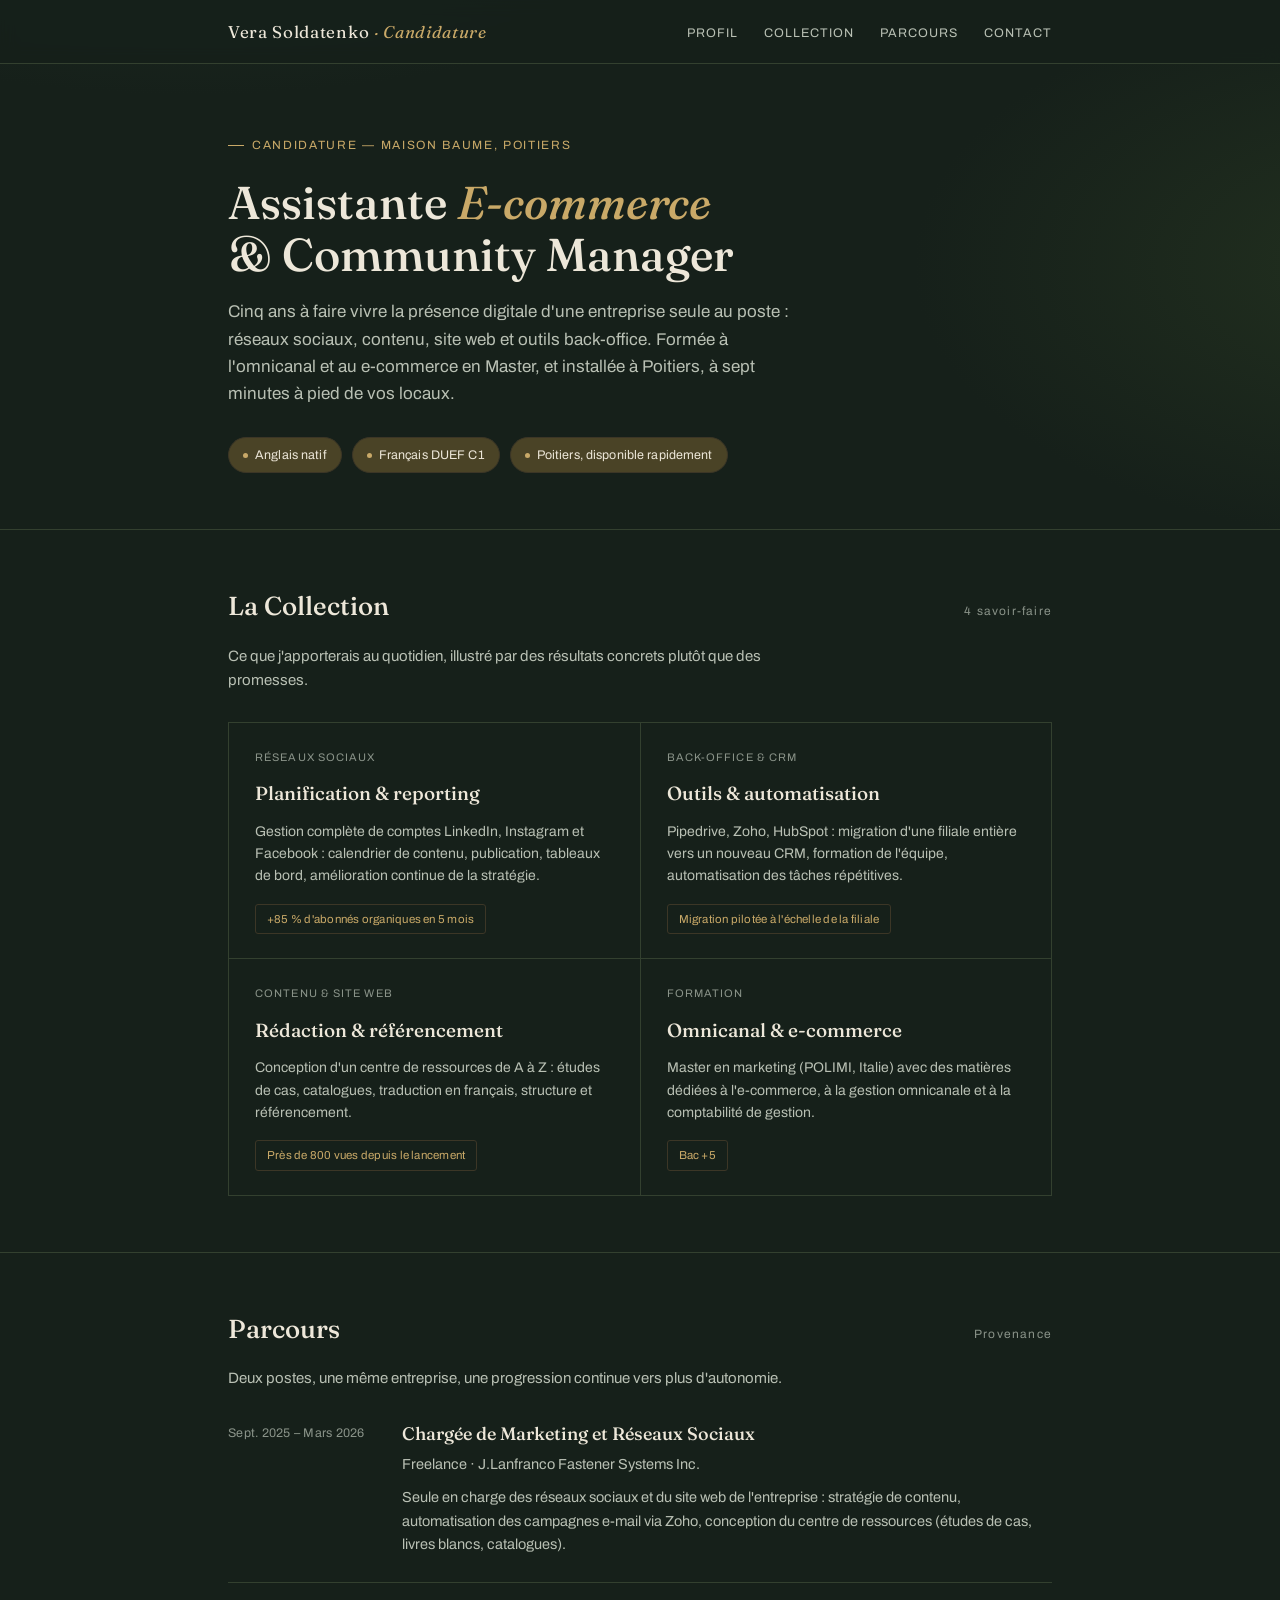
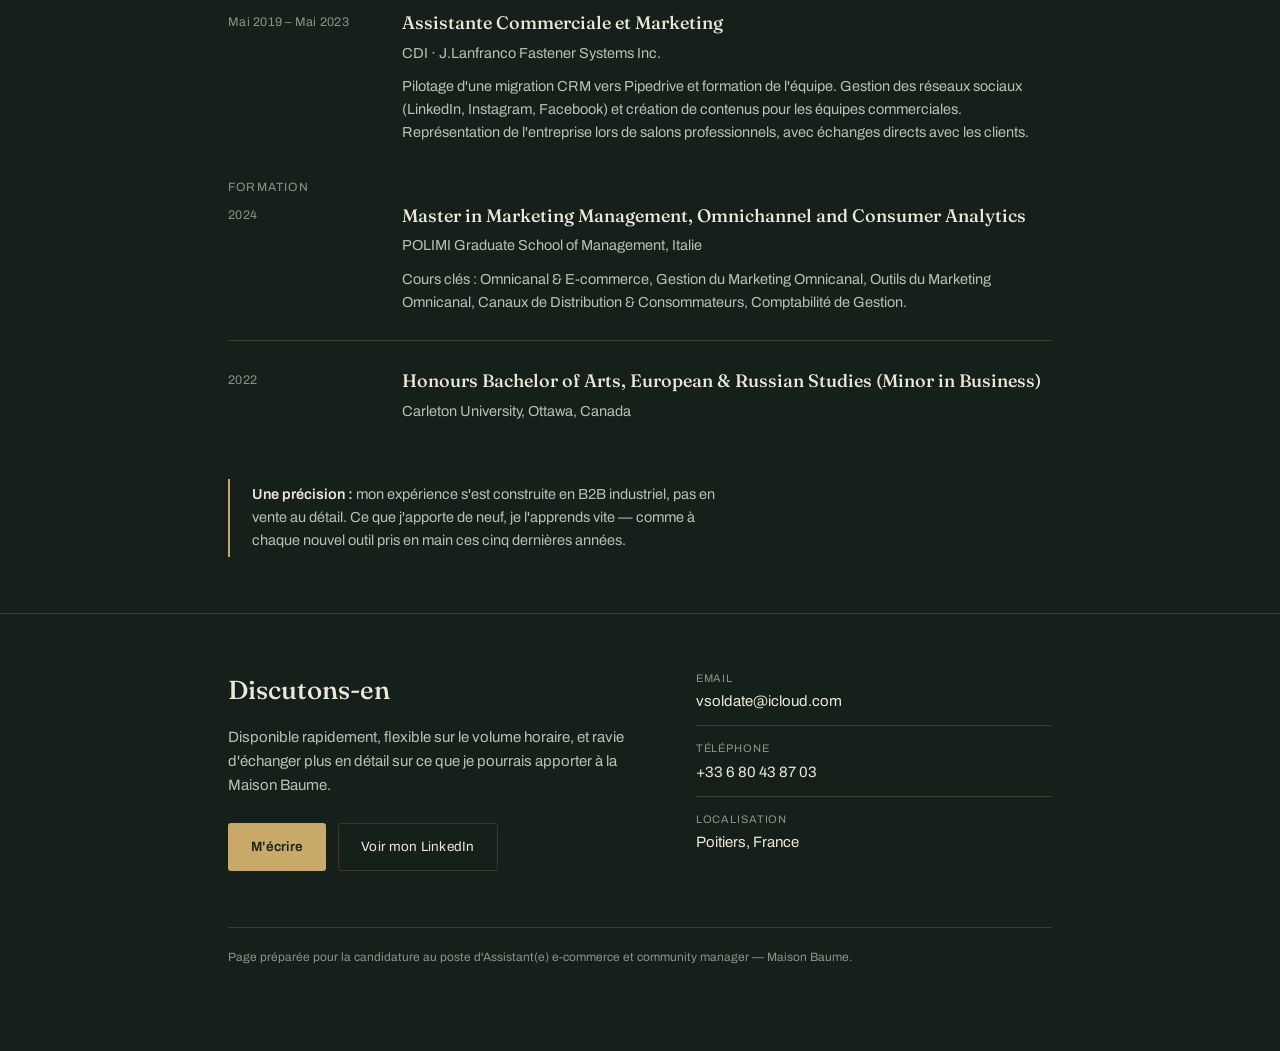
<file: maison-baume.html>
<!DOCTYPE html>
<html lang="fr">
<head>
<meta charset="UTF-8">
<meta name="viewport" content="width=device-width, initial-scale=1.0">
<meta name="robots" content="noindex, nofollow">
<title>Vera Soldatenko — Candidature Maison Baume</title>

<link rel="preconnect" href="https://fonts.googleapis.com">
<link rel="preconnect" href="https://fonts.gstatic.com" crossorigin>
<link href="https://fonts.googleapis.com/css2?family=Fraunces:ital,opsz,wght@0,9..144,400;0,9..144,500;0,9..144,600;1,9..144,500&family=Archivo:wght@400;500;600;700&display=swap" rel="stylesheet">

<style>
  :root {
    --bg: #16201A;
    --bg-raised: #1C2921;
    --bg-card: #20302688;
    --ink: #EDE7D9;
    --ink-muted: #B9C0B4;
    --ink-faint: #8A9389;
    --brass: #C9A968;
    --brass-soft: #4A4326;
    --brass-line: #3C3626;
    --border: #33402F;
    --serif: "Fraunces", Georgia, "Times New Roman", serif;
    --sans: "Archivo", "Helvetica Neue", Arial, sans-serif;
  }

  * { box-sizing: border-box; }

  html { scroll-behavior: smooth; }

  body {
    margin: 0;
    background: var(--bg);
    background-image:
      radial-gradient(1200px 600px at 15% -10%, #24352A 0%, transparent 60%),
      radial-gradient(900px 500px at 110% 10%, #22301F 0%, transparent 55%);
    color: var(--ink);
    font-family: var(--sans);
    line-height: 1.6;
    -webkit-font-smoothing: antialiased;
  }

  img { max-width: 100%; }

  a { color: inherit; }

  .wrap {
    max-width: 880px;
    margin: 0 auto;
    padding: 0 28px;
  }

  /* ---------- Nav ---------- */
  header.nav {
    position: sticky;
    top: 0;
    z-index: 10;
    background: rgba(22, 32, 26, 0.86);
    backdrop-filter: blur(8px);
    border-bottom: 1px solid var(--border);
  }

  .nav-inner {
    max-width: 880px;
    margin: 0 auto;
    padding: 18px 28px;
    display: flex;
    align-items: center;
    justify-content: space-between;
    gap: 20px;
  }

  .wordmark {
    font-family: var(--serif);
    font-size: 17px;
    letter-spacing: 0.04em;
    color: var(--ink);
    text-decoration: none;
    white-space: nowrap;
  }

  .wordmark em {
    font-style: italic;
    color: var(--brass);
  }

  .nav-links {
    display: flex;
    gap: 26px;
    list-style: none;
    margin: 0;
    padding: 0;
  }

  .nav-links a {
    text-decoration: none;
    font-size: 12.5px;
    letter-spacing: 0.08em;
    text-transform: uppercase;
    color: var(--ink-muted);
    transition: color 0.15s ease;
  }

  .nav-links a:hover, .nav-links a:focus-visible {
    color: var(--brass);
  }

  @media (max-width: 560px) {
    .nav-links { gap: 14px; }
    .nav-links a { font-size: 10.5px; }
  }

  /* ---------- Hero ---------- */
  .hero {
    padding: 64px 0 56px;
    border-bottom: 1px solid var(--border);
  }

  .eyebrow {
    display: inline-flex;
    align-items: center;
    gap: 8px;
    font-size: 12px;
    letter-spacing: 0.14em;
    text-transform: uppercase;
    color: var(--brass);
    margin: 0 0 22px;
  }

  .eyebrow::before {
    content: "";
    width: 16px;
    height: 1px;
    background: var(--brass);
  }

  h1.hero-title {
    font-family: var(--serif);
    font-weight: 500;
    font-size: clamp(32px, 5vw, 46px);
    line-height: 1.12;
    margin: 0 0 18px;
    text-wrap: balance;
    color: var(--ink);
  }

  h1.hero-title em {
    font-style: italic;
    color: var(--brass);
  }

  .hero-lede {
    font-size: 17px;
    color: var(--ink-muted);
    max-width: 58ch;
    margin: 0 0 30px;
  }

  .badge-row {
    display: flex;
    flex-wrap: wrap;
    gap: 10px;
  }

  .badge {
    display: inline-flex;
    align-items: center;
    gap: 7px;
    padding: 7px 14px;
    border: 1px solid var(--brass-line);
    background: var(--brass-soft);
    border-radius: 999px;
    font-size: 12.5px;
    color: var(--ink);
    letter-spacing: 0.01em;
  }

  .badge .dot {
    width: 5px;
    height: 5px;
    border-radius: 50%;
    background: var(--brass);
  }

  /* ---------- Section scaffolding ---------- */
  section {
    padding: 56px 0;
    border-bottom: 1px solid var(--border);
  }

  .section-head {
    display: flex;
    align-items: baseline;
    justify-content: space-between;
    gap: 20px;
    margin-bottom: 30px;
  }

  .section-num {
    font-family: var(--sans);
    font-size: 12px;
    letter-spacing: 0.1em;
    color: var(--ink-faint);
  }

  h2.section-title {
    font-family: var(--serif);
    font-weight: 500;
    font-size: 26px;
    margin: 0;
    color: var(--ink);
  }

  .section-intro {
    color: var(--ink-muted);
    font-size: 15px;
    max-width: 62ch;
    margin: -14px 0 30px;
  }

  /* ---------- Collection grid ---------- */
  .collection {
    display: grid;
    grid-template-columns: repeat(2, 1fr);
    gap: 1px;
    background: var(--border);
    border: 1px solid var(--border);
  }

  @media (max-width: 640px) {
    .collection { grid-template-columns: 1fr; }
  }

  .piece {
    background: var(--bg);
    padding: 26px 26px 24px;
    display: flex;
    flex-direction: column;
    gap: 12px;
  }

  .piece-label {
    font-family: var(--sans);
    font-size: 11px;
    letter-spacing: 0.1em;
    text-transform: uppercase;
    color: var(--ink-faint);
  }

  .piece-title {
    font-family: var(--serif);
    font-size: 19px;
    font-weight: 500;
    color: var(--ink);
    margin: 0;
  }

  .piece-desc {
    font-size: 14px;
    color: var(--ink-muted);
    margin: 0;
    flex-grow: 1;
  }

  .piece-tag {
    align-self: flex-start;
    margin-top: 4px;
    padding: 5px 11px;
    border: 1px solid var(--brass-line);
    border-radius: 3px;
    font-size: 11.5px;
    color: var(--brass);
    letter-spacing: 0.02em;
  }

  /* ---------- Provenance (experience) ---------- */
  .provenance-entry {
    display: grid;
    grid-template-columns: 150px 1fr;
    gap: 24px;
    padding: 26px 0;
    border-top: 1px solid var(--border);
  }

  .provenance-entry.no-border {
    border-top: none;
    padding-top: 0;
  }

  .subsection-label {
    margin: 8px 0 4px;
    font-family: var(--sans);
    font-size: 12px;
    letter-spacing: 0.1em;
    text-transform: uppercase;
    color: var(--ink-faint);
  }

  @media (max-width: 640px) {
    .provenance-entry { grid-template-columns: 1fr; gap: 8px; }
  }

  .provenance-dates {
    font-family: var(--sans);
    font-size: 12.5px;
    color: var(--ink-faint);
    letter-spacing: 0.02em;
    padding-top: 3px;
  }

  .provenance-role {
    font-family: var(--serif);
    font-size: 18px;
    font-weight: 500;
    color: var(--ink);
    margin: 0 0 4px;
  }

  .provenance-org {
    font-size: 13px;
    color: var(--brass);
    margin: 0 0 12px;
  }

  .provenance-body p {
    margin: 0 0 10px;
    font-size: 14.5px;
    color: var(--ink-muted);
  }

  .provenance-body p:last-child { margin-bottom: 0; }

  /* ---------- Honest note ---------- */
  .note {
    border-left: 2px solid var(--brass);
    padding: 4px 0 4px 22px;
    font-size: 14.5px;
    color: var(--ink-muted);
    max-width: 62ch;
  }

  .note strong { color: var(--ink); font-weight: 600; }

  /* ---------- Contact / footer ---------- */
  footer {
    padding: 56px 0 72px;
  }

  .contact-grid {
    display: grid;
    grid-template-columns: 1.2fr 1fr;
    gap: 40px;
    align-items: start;
  }

  @media (max-width: 640px) {
    .contact-grid { grid-template-columns: 1fr; gap: 32px; }
  }

  .contact-copy h2 {
    font-family: var(--serif);
    font-weight: 500;
    font-size: 26px;
    margin: 0 0 14px;
  }

  .contact-copy p {
    color: var(--ink-muted);
    font-size: 15px;
    max-width: 46ch;
    margin: 0;
  }

  .contact-list {
    list-style: none;
    margin: 0;
    padding: 0;
    display: grid;
    gap: 14px;
  }

  .contact-list li {
    display: flex;
    flex-direction: column;
    gap: 2px;
    padding-bottom: 12px;
    border-bottom: 1px solid var(--border);
  }

  .contact-list li:last-child { border-bottom: none; padding-bottom: 0; }

  .contact-list .k {
    font-size: 11px;
    letter-spacing: 0.08em;
    text-transform: uppercase;
    color: var(--ink-faint);
  }

  .contact-list .v {
    font-size: 15px;
    color: var(--ink);
    text-decoration: none;
  }

  .contact-list .v:hover { color: var(--brass); }

  .cta-row {
    margin-top: 26px;
    display: flex;
    gap: 12px;
    flex-wrap: wrap;
  }

  .btn {
    display: inline-flex;
    align-items: center;
    gap: 8px;
    padding: 12px 22px;
    border-radius: 3px;
    font-size: 13.5px;
    letter-spacing: 0.02em;
    text-decoration: none;
    border: 1px solid transparent;
    transition: transform 0.15s ease, opacity 0.15s ease;
  }

  .btn:hover { transform: translateY(-1px); }

  .btn-primary {
    background: var(--brass);
    color: #1B2417;
    font-weight: 600;
  }

  .btn-secondary {
    border-color: var(--brass-line);
    color: var(--ink);
  }

  footer .fineprint {
    margin-top: 56px;
    padding-top: 20px;
    border-top: 1px solid var(--border);
    font-size: 12px;
    color: var(--ink-faint);
  }

  :focus-visible {
    outline: 1.5px solid var(--brass);
    outline-offset: 2px;
  }
</style>
</head>
<body>

<header class="nav">
  <div class="nav-inner">
    <a class="wordmark" href="#top">Vera Soldatenko <em>· Candidature</em></a>
    <ul class="nav-links">
      <li><a href="#profil">Profil</a></li>
      <li><a href="#collection">Collection</a></li>
      <li><a href="#provenance">Parcours</a></li>
      <li><a href="#contact">Contact</a></li>
    </ul>
  </div>
</header>

<main id="top">

  <section class="hero" id="profil">
    <div class="wrap">
      <p class="eyebrow">Candidature — Maison Baume, Poitiers</p>
      <h1 class="hero-title">Assistante <em>E-commerce</em><br>&amp; Community Manager</h1>
      <p class="hero-lede">
        Cinq ans à faire vivre la présence digitale d'une entreprise seule au poste : réseaux sociaux,
        contenu, site web et outils back-office. Formée à l'omnicanal et au e-commerce en Master, et
        installée à Poitiers, à sept minutes à pied de vos locaux.
      </p>
      <div class="badge-row">
        <span class="badge"><span class="dot"></span>Anglais natif</span>
        <span class="badge"><span class="dot"></span>Français DUEF C1</span>
        <span class="badge"><span class="dot"></span>Poitiers, disponible rapidement</span>
      </div>
    </div>
  </section>

  <section id="collection">
    <div class="wrap">
      <div class="section-head">
        <h2 class="section-title">La Collection</h2>
        <span class="section-num">4 savoir-faire</span>
      </div>
      <p class="section-intro">
        Ce que j'apporterais au quotidien, illustré par des résultats concrets plutôt que des promesses.
      </p>
      <div class="collection">
        <article class="piece">
          <span class="piece-label">Réseaux sociaux</span>
          <h3 class="piece-title">Planification &amp; reporting</h3>
          <p class="piece-desc">
            Gestion complète de comptes LinkedIn, Instagram et Facebook : calendrier de contenu,
            publication, tableaux de bord, amélioration continue de la stratégie.
          </p>
          <span class="piece-tag">+85 % d'abonnés organiques en 5 mois</span>
        </article>
        <article class="piece">
          <span class="piece-label">Back-office &amp; CRM</span>
          <h3 class="piece-title">Outils &amp; automatisation</h3>
          <p class="piece-desc">
            Pipedrive, Zoho, HubSpot : migration d'une filiale entière vers un nouveau CRM, formation
            de l'équipe, automatisation des tâches répétitives.
          </p>
          <span class="piece-tag">Migration pilotée à l'échelle de la filiale</span>
        </article>
        <article class="piece">
          <span class="piece-label">Contenu &amp; site web</span>
          <h3 class="piece-title">Rédaction &amp; référencement</h3>
          <p class="piece-desc">
            Conception d'un centre de ressources de A à Z : études de cas, catalogues, traduction en
            français, structure et référencement.
          </p>
          <span class="piece-tag">Près de 800 vues depuis le lancement</span>
        </article>
        <article class="piece">
          <span class="piece-label">Formation</span>
          <h3 class="piece-title">Omnicanal &amp; e-commerce</h3>
          <p class="piece-desc">
            Master en marketing (POLIMI, Italie) avec des matières dédiées à l'e-commerce, à la gestion
            omnicanale et à la comptabilité de gestion.
          </p>
          <span class="piece-tag">Bac +5</span>
        </article>
      </div>
    </div>
  </section>

  <section id="provenance">
    <div class="wrap">
      <div class="section-head">
        <h2 class="section-title">Parcours</h2>
        <span class="section-num">Provenance</span>
      </div>
      <p class="section-intro">
        Deux postes, une même entreprise, une progression continue vers plus d'autonomie.
      </p>

      <div class="provenance-entry no-border">
        <div class="provenance-dates">Sept. 2025 – Mars 2026</div>
        <div class="provenance-body">
          <h3 class="provenance-role">Chargée de Marketing et Réseaux Sociaux</h3>
          <p class="provenance-org">Freelance · J.Lanfranco Fastener Systems Inc.</p>
          <p>
            Seule en charge des réseaux sociaux et du site web de l'entreprise : stratégie de contenu,
            automatisation des campagnes e-mail via Zoho, conception du centre de ressources (études de
            cas, livres blancs, catalogues).
          </p>
        </div>
      </div>

      <div class="provenance-entry">
        <div class="provenance-dates">Mai 2019 – Mai 2023</div>
        <div class="provenance-body">
          <h3 class="provenance-role">Assistante Commerciale et Marketing</h3>
          <p class="provenance-org">CDI · J.Lanfranco Fastener Systems Inc.</p>
          <p>
            Pilotage d'une migration CRM vers Pipedrive et formation de l'équipe. Gestion des réseaux
            sociaux (LinkedIn, Instagram, Facebook) et création de contenus pour les équipes
            commerciales. Représentation de l'entreprise lors de salons professionnels, avec échanges
            directs avec les clients.
          </p>
        </div>
      </div>

      <p class="subsection-label">Formation</p>

      <div class="provenance-entry no-border">
        <div class="provenance-dates">2024</div>
        <div class="provenance-body">
          <h3 class="provenance-role">Master in Marketing Management, Omnichannel and Consumer Analytics</h3>
          <p class="provenance-org">POLIMI Graduate School of Management, Italie</p>
          <p>
            Cours clés : Omnicanal &amp; E-commerce, Gestion du Marketing Omnicanal, Outils du
            Marketing Omnicanal, Canaux de Distribution &amp; Consommateurs, Comptabilité de Gestion.
          </p>
        </div>
      </div>

      <div class="provenance-entry">
        <div class="provenance-dates">2022</div>
        <div class="provenance-body">
          <h3 class="provenance-role">Honours Bachelor of Arts, European &amp; Russian Studies (Minor in Business)</h3>
          <p class="provenance-org">Carleton University, Ottawa, Canada</p>
        </div>
      </div>

      <div class="note" style="margin-top: 30px;">
        <strong>Une précision :</strong> mon expérience s'est construite en B2B industriel, pas en
        vente au détail. Ce que j'apporte de neuf, je l'apprends vite — comme à chaque nouvel outil
        pris en main ces cinq dernières années.
      </div>
    </div>
  </section>

  <footer id="contact">
    <div class="wrap">
      <div class="contact-grid">
        <div class="contact-copy">
          <h2>Discutons-en</h2>
          <p>
            Disponible rapidement, flexible sur le volume horaire, et ravie d'échanger plus en détail
            sur ce que je pourrais apporter à la Maison Baume.
          </p>
          <div class="cta-row">
            <a class="btn btn-primary" href="mailto:vsoldate@icloud.com">M'écrire</a>
            <a class="btn btn-secondary" href="https://www.linkedin.com/in/verasoldatenko" target="_blank" rel="noopener">Voir mon LinkedIn</a>
          </div>
        </div>
        <ul class="contact-list">
          <li><span class="k">Email</span><a class="v" href="mailto:vsoldate@icloud.com">vsoldate@icloud.com</a></li>
          <li><span class="k">Téléphone</span><span class="v">+33 6 80 43 87 03</span></li>
          <li><span class="k">Localisation</span><span class="v">Poitiers, France</span></li>
        </ul>
      </div>
      <p class="fineprint">Page préparée pour la candidature au poste d'Assistant(e) e-commerce et community manager — Maison Baume.</p>
    </div>
  </footer>

</main>

</body>
</html>
</file>
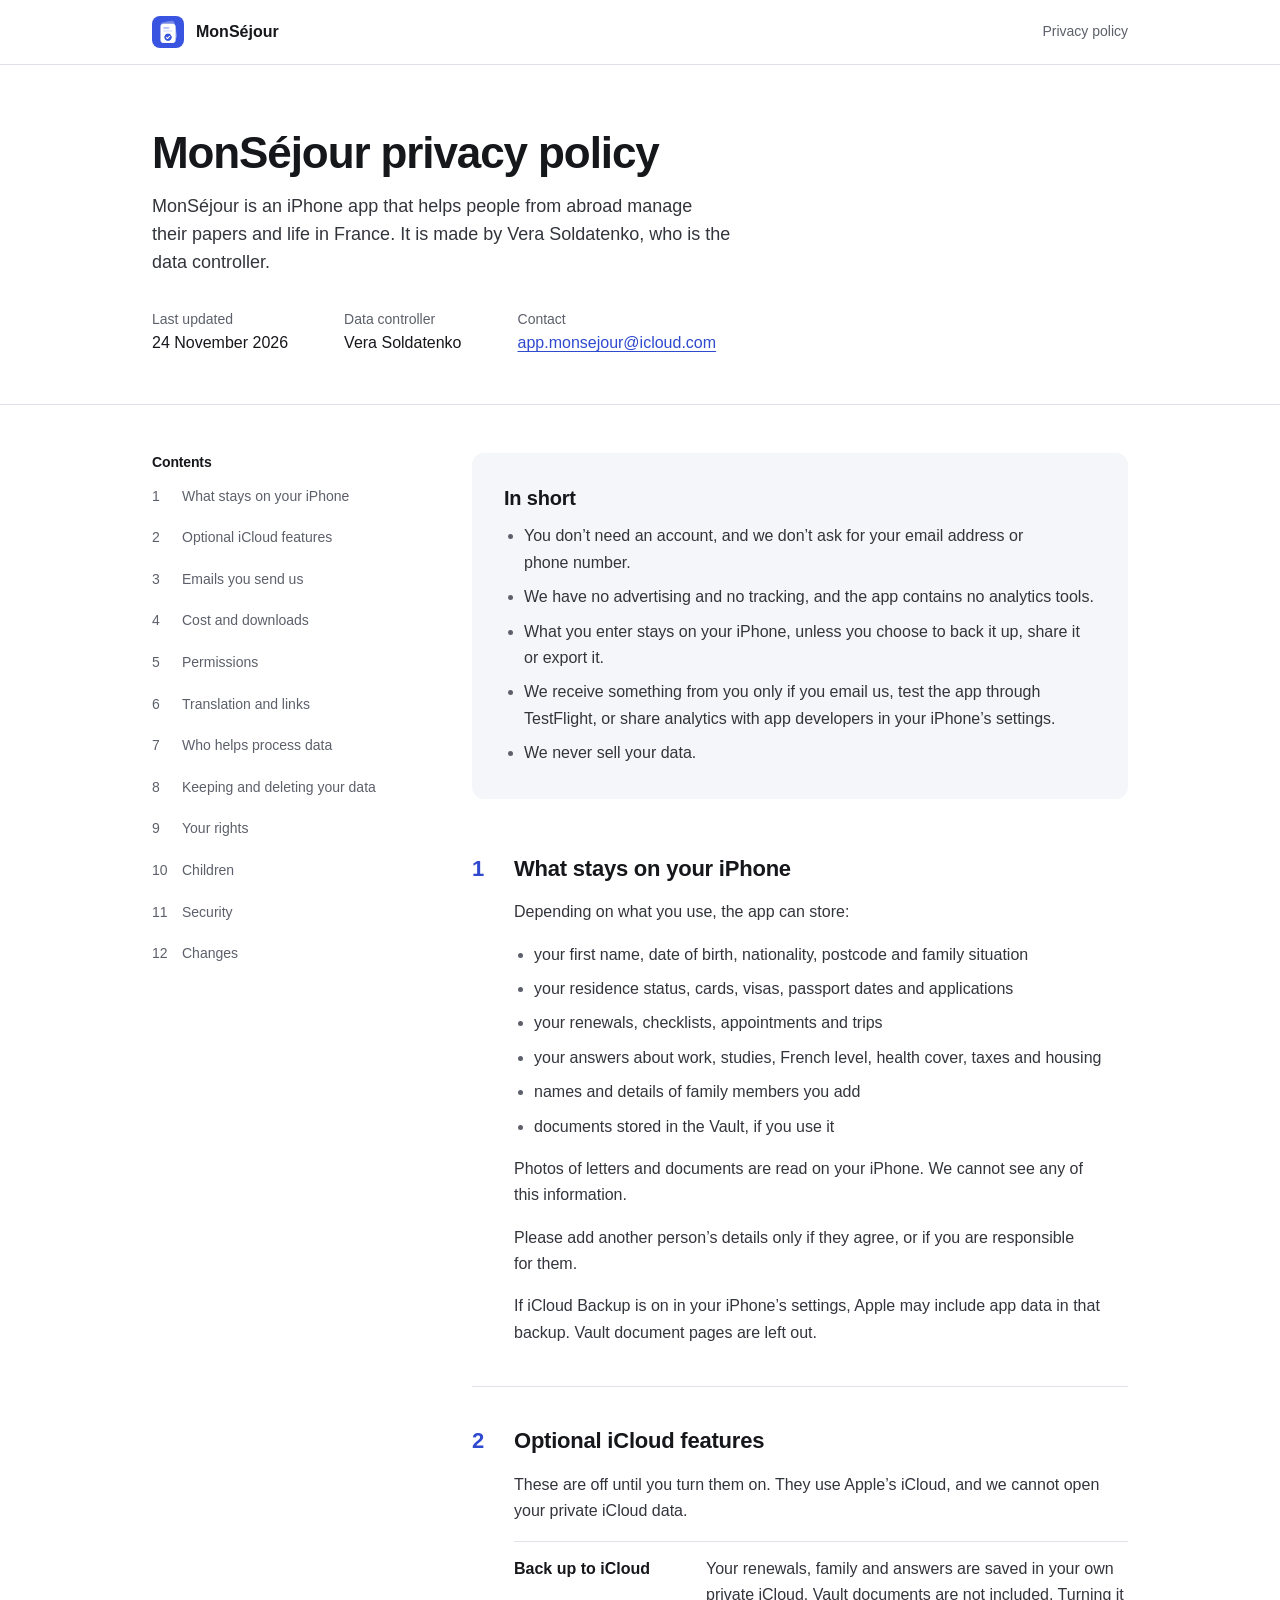
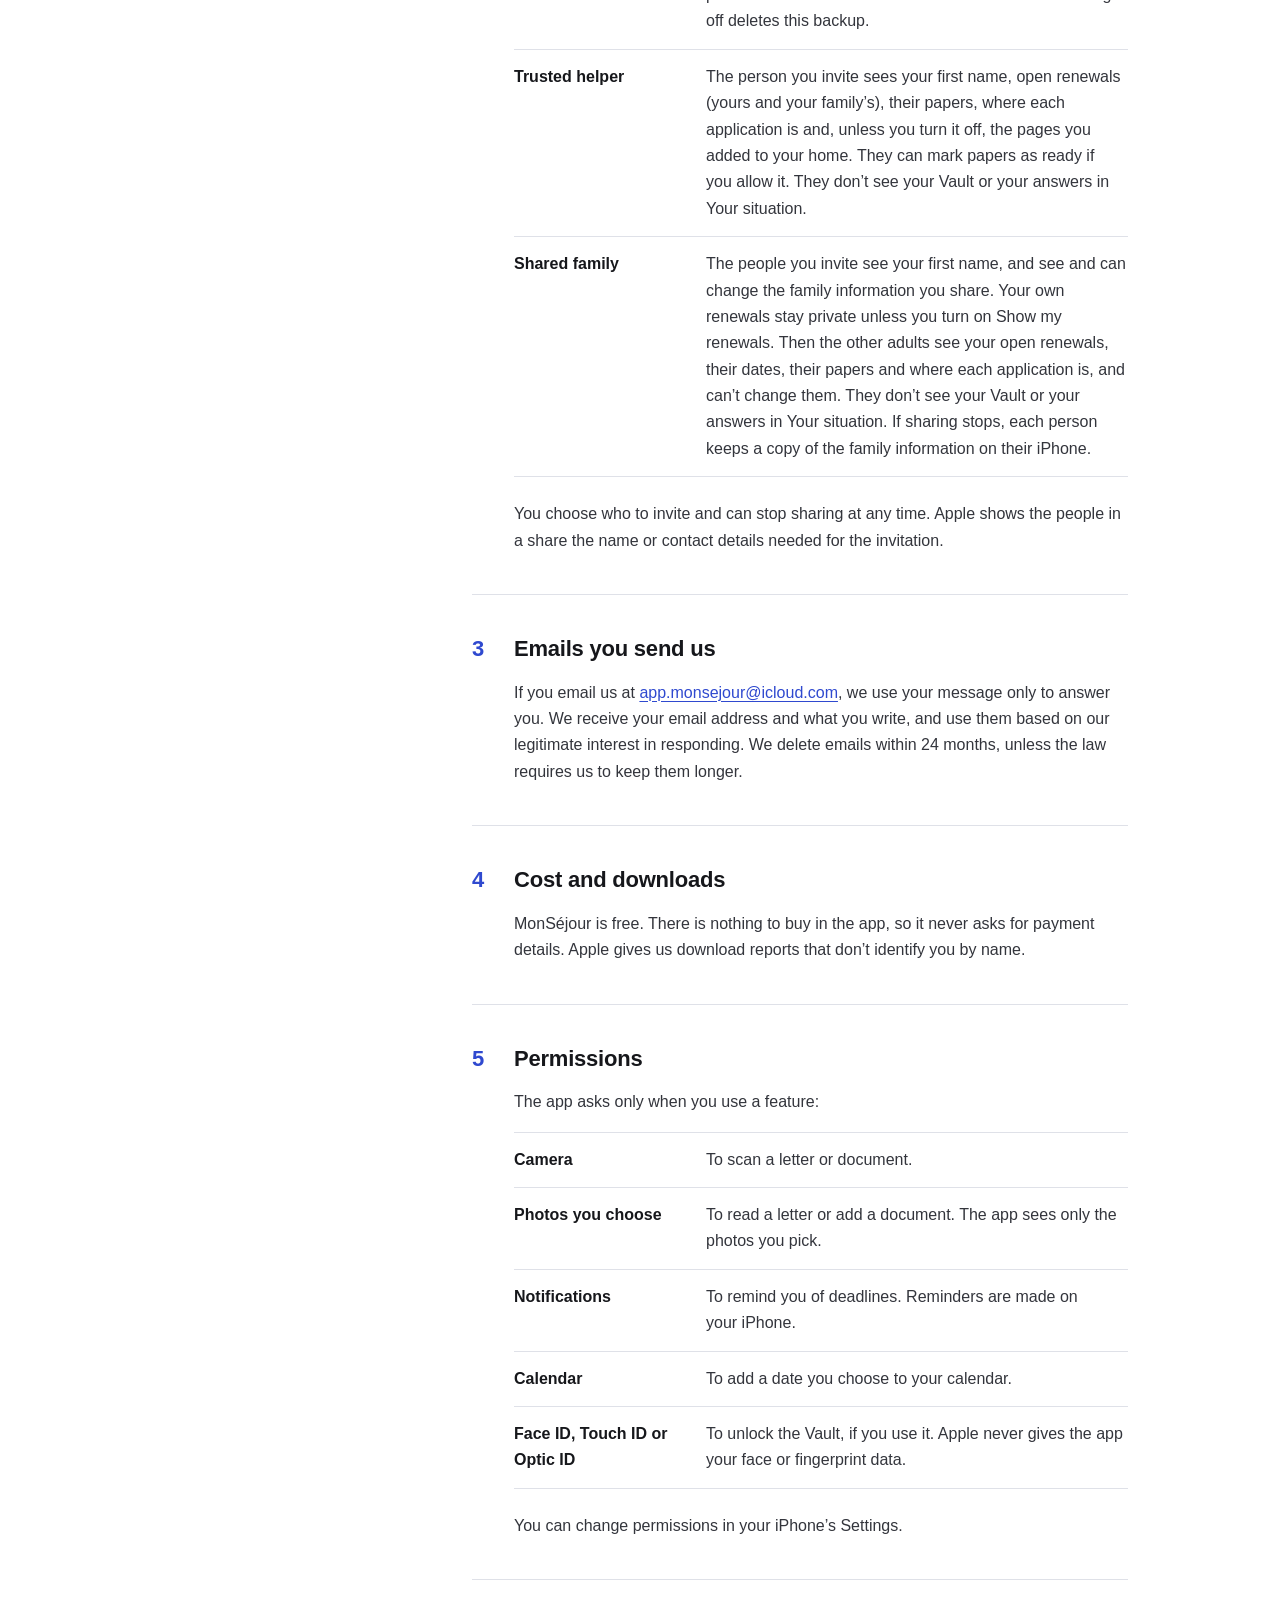
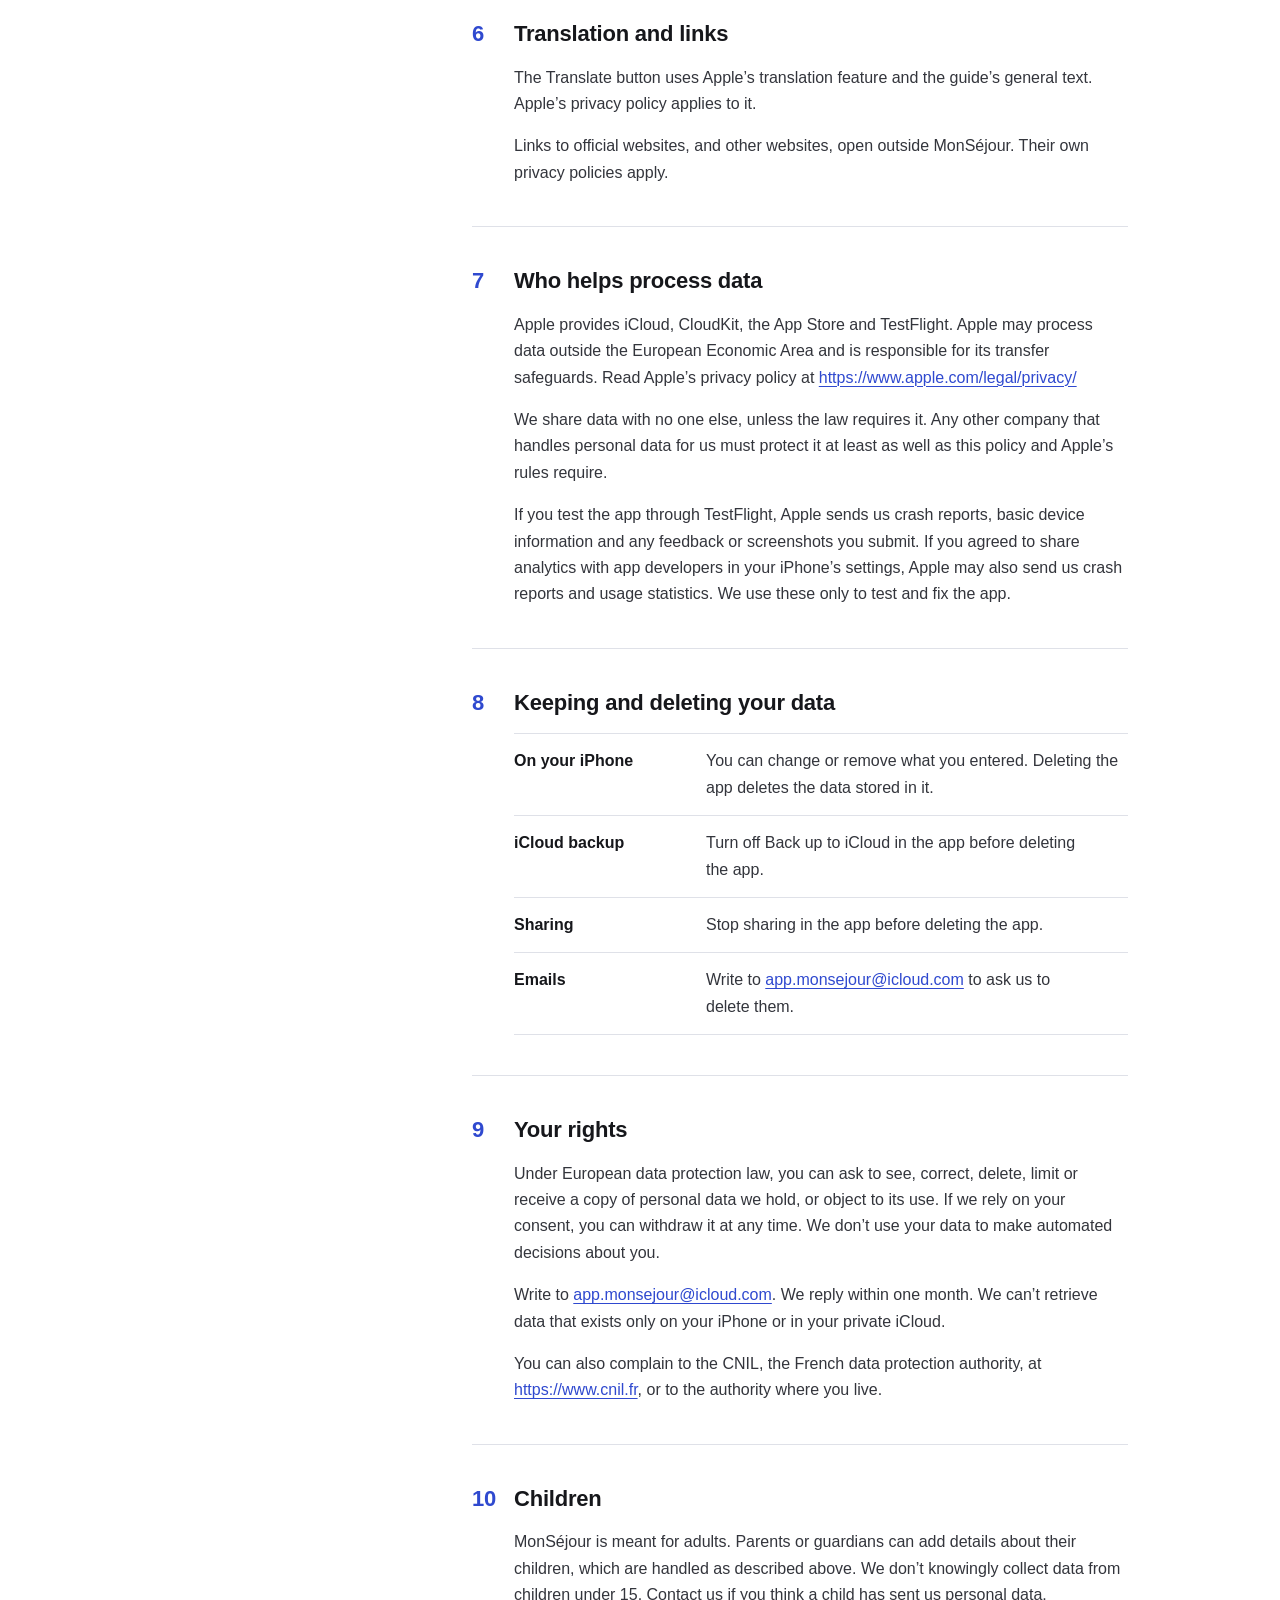
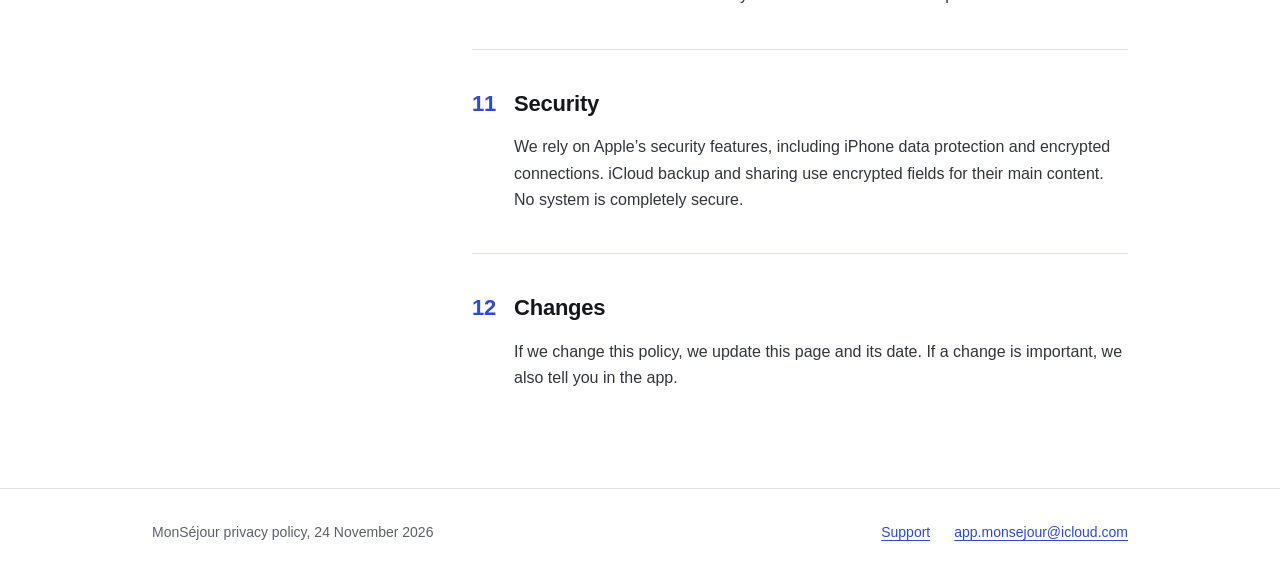
<file: monsejour-privacy-policy.html>
<!doctype html>
<html lang="en">
<head>
<meta charset="utf-8">
<meta name="viewport" content="width=device-width, initial-scale=1, viewport-fit=cover">
<meta name="robots" content="noindex, nofollow">
<title>MonSéjour privacy policy</title>
<meta name="description" content="The privacy policy of MonSéjour, an iPhone app.">
<link rel="canonical" href="https://vsoldatenko.fr/monsejour-privacy-policy">
<link rel="icon" href="img/ms/icon.webp">
<meta name="theme-color" content="#ffffff" media="(prefers-color-scheme: light)">
<meta name="theme-color" content="#131316" media="(prefers-color-scheme: dark)">
<style>
:root{--bg:#fff;--panel:#f5f6f9;--ink:#16171b;--body:#33353c;--muted:#5d606b;--line:#dfe1e8;--accent:#2f49cf;color-scheme:light dark}
@media (prefers-color-scheme:dark){:root{--bg:#131316;--panel:#1c1d21;--ink:#f3f3f6;--body:#d3d4da;--muted:#a2a4ae;--line:#303138;--accent:#98a8ff}}
*{box-sizing:border-box}
html{-webkit-text-size-adjust:100%;scroll-behavior:smooth;scroll-padding-top:88px}
@media (prefers-reduced-motion:reduce){html{scroll-behavior:auto}}
body{margin:0;background:var(--bg);color:var(--body);font:16px/1.65 -apple-system,BlinkMacSystemFont,"Segoe UI",Roboto,Helvetica,Arial,sans-serif;-webkit-font-smoothing:antialiased}
.wrap{max-width:1040px;margin:0 auto;padding:0 32px}
a{color:var(--accent);text-decoration-thickness:1px;text-underline-offset:3px;overflow-wrap:anywhere}
a:focus-visible,summary:focus-visible{outline:2px solid var(--accent);outline-offset:2px;border-radius:4px}
.skip{position:absolute;left:-9999px}
.skip:focus{left:16px;top:16px;z-index:9;background:var(--bg);padding:12px 16px}

.bar{position:sticky;top:0;z-index:5;background:var(--bg);border-bottom:1px solid var(--line)}
.bar .wrap{display:flex;align-items:center;gap:12px;height:64px}
.bar img{width:32px;height:32px;border-radius:8px}
.bar b{font-weight:600;color:var(--ink)}
.bar span{margin-left:auto;font-size:14px;color:var(--muted)}

.top{padding:64px 0 48px;border-bottom:1px solid var(--line)}
h1{font-size:44px;line-height:1.1;letter-spacing:-.025em;font-weight:700;color:var(--ink);margin:0 0 16px;text-wrap:balance}
.top p{font-size:18px;line-height:1.55;max-width:640px;margin:0}
.facts{display:flex;flex-wrap:wrap;gap:16px 56px;margin:32px 0 0}
.facts dt{font-size:14px;color:var(--muted);line-height:1.5}
.facts dd{margin:0;color:var(--ink);font-weight:500}

.cols{display:grid;grid-template-columns:248px minmax(0,1fr);gap:72px;padding-top:48px;padding-bottom:96px}
.toc{position:sticky;top:112px;align-self:start;font-size:14px;line-height:1.4}
.toc h2{font-size:14px;font-weight:600;color:var(--ink);margin:0 0 8px}
.toc ol,.mtoc ol{list-style:none;margin:0;padding:0}
.toc a{display:flex;gap:12px;padding:7px 0;color:var(--muted);text-decoration:none}
.toc a span{min-width:18px;font-variant-numeric:tabular-nums}
.toc a:hover{color:var(--ink)}
.toc a[aria-current]{color:var(--accent);font-weight:600}
.mtoc{display:none}

.short{background:var(--panel);border-radius:12px;padding:32px;margin:0 0 56px}
.short h2{font-size:20px;font-weight:650;margin:0 0 12px}
.short ul{margin:0}
.short li:last-child{margin:0}
h2{color:var(--ink);line-height:1.3;letter-spacing:-.01em}
section[id] h2{display:flex;gap:16px;font-size:22px;font-weight:650;margin:0 0 16px}
section[id] h2 span{color:var(--accent);font-variant-numeric:tabular-nums;min-width:26px}
section[id]{padding-bottom:40px;margin-bottom:40px;border-bottom:1px solid var(--line)}
section[id]:last-child{border:0;margin:0;padding:0}
section[id]>:not(h2){margin-left:42px}
p,ul{margin:0 0 16px}
section>:last-child{margin-bottom:0!important}
p,li,dd{text-wrap:pretty}
ul{padding-left:20px}
li{margin-bottom:8px}
li::marker{color:var(--muted)}
strong{color:var(--ink);font-weight:600}
.rows{margin-top:0;margin-bottom:24px;border-top:1px solid var(--line)}
.rows div{display:grid;grid-template-columns:168px minmax(0,1fr);gap:24px;padding:14px 0;border-bottom:1px solid var(--line)}
.rows dt{font-weight:600;color:var(--ink)}
.rows dd{margin:0}
.rows dd::first-letter{text-transform:uppercase}
footer{border-top:1px solid var(--line);font-size:14px;color:var(--muted)}
footer p{margin:0}
.fl{display:flex;flex-wrap:wrap;gap:0 24px}
.fl a{display:inline-flex;align-items:center;min-height:44px;margin:-10px 0}
footer .wrap{display:flex;flex-wrap:wrap;gap:8px 32px;justify-content:space-between;padding-top:32px;padding-bottom:40px}

@media (max-width:860px){
 html{scroll-padding-top:72px}
 .wrap{padding:0 20px}
 .bar .wrap{height:56px}
 .top{padding:40px 0 32px}
 h1{font-size:34px}
 .top p{font-size:17px}
 .facts{display:block;margin-top:24px}
 .facts div{display:flex;justify-content:space-between;gap:16px;padding:10px 0;border-top:1px solid var(--line)}
 .facts dt{font-size:15px}
 .facts dd{text-align:right;font-size:15px}
 .cols{display:block;padding-top:24px;padding-bottom:64px}
 .toc{display:none}
 .mtoc{display:block;border:1px solid var(--line);border-radius:12px;margin-bottom:24px}
 .mtoc summary{display:flex;align-items:center;justify-content:space-between;min-height:48px;padding:0 20px;font-weight:600;color:var(--ink);cursor:pointer;list-style:none}
 .mtoc summary::-webkit-details-marker{display:none}
 .mtoc summary::after{content:"";width:8px;height:8px;border:solid var(--muted);border-width:0 2px 2px 0;transform:translateY(-2px) rotate(45deg)}
 .mtoc[open] summary::after{transform:translateY(2px) rotate(225deg)}
 .mtoc ol{padding:0 20px 8px}
 .mtoc a{display:flex;gap:12px;align-items:center;min-height:44px;color:var(--body);text-decoration:none;border-top:1px solid var(--line);line-height:1.35}
 .mtoc a span{min-width:20px;color:var(--accent);font-variant-numeric:tabular-nums}
 .short{padding:24px 20px;margin-bottom:40px}
 section[id] h2{font-size:20px;gap:12px}
 section[id] h2 span{min-width:24px}
 section[id]>:not(h2){margin-left:0}
 section[id]{padding-bottom:32px;margin-bottom:32px}
 .rows div{display:block}
 .rows dt{margin-bottom:2px}
 footer .wrap{display:block}
 footer p{margin:0 0 4px}
}
@media print{.bar{position:static}.toc,.mtoc,.skip{display:none!important}.cols{display:block}body{font-size:11pt}section{break-inside:avoid}}
</style>
</head>
<body>
<a class="skip" href="#main">Skip to the policy</a>
<div class="bar"><div class="wrap"><img src="img/ms/icon.webp" alt="" width="32" height="32"><b>MonSéjour</b><span>Privacy policy</span></div></div>
<header class="top"><div class="wrap">
<h1>MonSéjour privacy policy</h1>
<!-- TEXT -->
<p>MonSéjour is an iPhone app that helps people from abroad manage their papers and life in France. It is made by Vera Soldatenko, who is the data controller.</p>
<!-- /TEXT1 -->
<dl class="facts">
<div><dt>Last updated</dt><dd>24 November 2026</dd></div>
<div><dt>Data controller</dt><dd>Vera Soldatenko</dd></div>
<div><dt>Contact</dt><dd><a href="mailto:app.monsejour@icloud.com">app.monsejour@icloud.com</a></dd></div>
</dl>
</div></header>
<div class="wrap cols">
<nav class="toc" aria-label="Contents"><h2>Contents</h2><ol>
<li><a href="#what-stays-on-your-iphone"><span>1</span>What stays on your iPhone</a></li>
<li><a href="#optional-icloud-features"><span>2</span>Optional iCloud features</a></li>
<li><a href="#emails-you-send-us"><span>3</span>Emails you send us</a></li>
<li><a href="#cost-and-downloads"><span>4</span>Cost and downloads</a></li>
<li><a href="#permissions"><span>5</span>Permissions</a></li>
<li><a href="#translation-and-links"><span>6</span>Translation and links</a></li>
<li><a href="#who-helps-process-data"><span>7</span>Who helps process data</a></li>
<li><a href="#keeping-and-deleting-your-data"><span>8</span>Keeping and deleting your data</a></li>
<li><a href="#your-rights"><span>9</span>Your rights</a></li>
<li><a href="#children"><span>10</span>Children</a></li>
<li><a href="#security"><span>11</span>Security</a></li>
<li><a href="#changes"><span>12</span>Changes</a></li>
</ol></nav>
<main id="main">
<details class="mtoc"><summary>Contents</summary><ol>
<li><a href="#what-stays-on-your-iphone"><span>1</span>What stays on your iPhone</a></li>
<li><a href="#optional-icloud-features"><span>2</span>Optional iCloud features</a></li>
<li><a href="#emails-you-send-us"><span>3</span>Emails you send us</a></li>
<li><a href="#cost-and-downloads"><span>4</span>Cost and downloads</a></li>
<li><a href="#permissions"><span>5</span>Permissions</a></li>
<li><a href="#translation-and-links"><span>6</span>Translation and links</a></li>
<li><a href="#who-helps-process-data"><span>7</span>Who helps process data</a></li>
<li><a href="#keeping-and-deleting-your-data"><span>8</span>Keeping and deleting your data</a></li>
<li><a href="#your-rights"><span>9</span>Your rights</a></li>
<li><a href="#children"><span>10</span>Children</a></li>
<li><a href="#security"><span>11</span>Security</a></li>
<li><a href="#changes"><span>12</span>Changes</a></li>
</ol></details>
<section class="short" aria-labelledby="in-short">
<h2 id="in-short">In short</h2>
<ul>
<li>You don’t need an account, and we don’t ask for your email address or phone number.</li>
<li>We have no advertising and no tracking, and the app contains no analytics tools.</li>
<li>What you enter stays on your iPhone, unless you choose to back it up, share it or export it.</li>
<li>We receive something from you only if you email us, test the app through TestFlight, or share analytics with app developers in your iPhone’s settings.</li>
<li>We never sell your data.</li>
</ul>
</section>
<section id="what-stays-on-your-iphone">
<h2><span>1</span>What stays on your iPhone</h2>
<p>Depending on what you use, the app can store:</p>
<ul>
<li>your first name, date of birth, nationality, postcode and family situation</li>
<li>your residence status, cards, visas, passport dates and applications</li>
<li>your renewals, checklists, appointments and trips</li>
<li>your answers about work, studies, French level, health cover, taxes and housing</li>
<li>names and details of family members you add</li>
<li>documents stored in the Vault, if you use it</li>
</ul>
<p>Photos of letters and documents are read on your iPhone. We cannot see any of this information.</p>
<p>Please add another person’s details only if they agree, or if you are responsible for them.</p>
<p>If iCloud Backup is on in your iPhone’s settings, Apple may include app data in that backup. Vault document pages are left out.</p>
</section>
<section id="optional-icloud-features">
<h2><span>2</span>Optional iCloud features</h2>
<p>These are off until you turn them on. They use Apple’s iCloud, and we cannot open your private iCloud data.</p>
<dl class="rows">
<div><dt>Back up to iCloud</dt><dd>your renewals, family and answers are saved in your own private iCloud. Vault documents are not included. Turning it off deletes this backup.</dd></div>
<div><dt>Trusted helper</dt><dd>the person you invite sees your first name, open renewals (yours and your family’s), their papers, where each application is and, unless you turn it off, the pages you added to your home. They can mark papers as ready if you allow it. They don’t see your Vault or your answers in Your situation.</dd></div>
<div><dt>Shared family</dt><dd>the people you invite see your first name, and see and can change the family information you share. Your own renewals stay private unless you turn on Show my renewals. Then the other adults see your open renewals, their dates, their papers and where each application is, and can’t change them. They don’t see your Vault or your answers in Your situation. If sharing stops, each person keeps a copy of the family information on their iPhone.</dd></div>
</dl>
<p>You choose who to invite and can stop sharing at any time. Apple shows the people in a share the name or contact details needed for the invitation.</p>
</section>
<section id="emails-you-send-us">
<h2><span>3</span>Emails you send us</h2>
<p>If you email us at <a href="mailto:app.monsejour@icloud.com">app.monsejour@icloud.com</a>, we use your message only to answer you. We receive your email address and what you write, and use them based on our legitimate interest in responding. We delete emails within 24 months, unless the law requires us to keep them longer.</p>
</section>
<section id="cost-and-downloads">
<h2><span>4</span>Cost and downloads</h2>
<p>MonSéjour is free. There is nothing to buy in the app, so it never asks for payment details. Apple gives us download reports that don’t identify you by name.</p>
</section>
<section id="permissions">
<h2><span>5</span>Permissions</h2>
<p>The app asks only when you use a feature:</p>
<dl class="rows">
<div><dt>Camera</dt><dd>to scan a letter or document.</dd></div>
<div><dt>Photos you choose</dt><dd>to read a letter or add a document. The app sees only the photos you pick.</dd></div>
<div><dt>Notifications</dt><dd>to remind you of deadlines. Reminders are made on your iPhone.</dd></div>
<div><dt>Calendar</dt><dd>to add a date you choose to your calendar.</dd></div>
<div><dt>Face ID, Touch ID or Optic ID</dt><dd>to unlock the Vault, if you use it. Apple never gives the app your face or fingerprint data.</dd></div>
</dl>
<p>You can change permissions in your iPhone’s Settings.</p>
</section>
<section id="translation-and-links">
<h2><span>6</span>Translation and links</h2>
<p>The Translate button uses Apple’s translation feature and the guide’s general text. Apple’s privacy policy applies to it.</p>
<p>Links to official websites, and other websites, open outside MonSéjour. Their own privacy policies apply.</p>
</section>
<section id="who-helps-process-data">
<h2><span>7</span>Who helps process data</h2>
<p>Apple provides iCloud, CloudKit, the App Store and TestFlight. Apple may process data outside the European Economic Area and is responsible for its transfer safeguards. Read Apple’s privacy policy at <a href="https://www.apple.com/legal/privacy/">https://www.apple.com/legal/privacy/</a></p>
<p>We share data with no one else, unless the law requires it. Any other company that handles personal data for us must protect it at least as well as this policy and Apple’s rules require.</p>
<p>If you test the app through TestFlight, Apple sends us crash reports, basic device information and any feedback or screenshots you submit. If you agreed to share analytics with app developers in your iPhone’s settings, Apple may also send us crash reports and usage statistics. We use these only to test and fix the app.</p>
</section>
<section id="keeping-and-deleting-your-data">
<h2><span>8</span>Keeping and deleting your data</h2>
<dl class="rows">
<div><dt>On your iPhone</dt><dd>you can change or remove what you entered. Deleting the app deletes the data stored in it.</dd></div>
<div><dt>iCloud backup</dt><dd>turn off Back up to iCloud in the app before deleting the app.</dd></div>
<div><dt>Sharing</dt><dd>stop sharing in the app before deleting the app.</dd></div>
<div><dt>Emails</dt><dd>write to <a href="mailto:app.monsejour@icloud.com">app.monsejour@icloud.com</a> to ask us to delete them.</dd></div>
</dl>
</section>
<section id="your-rights">
<h2><span>9</span>Your rights</h2>
<p>Under European data protection law, you can ask to see, correct, delete, limit or receive a copy of personal data we hold, or object to its use. If we rely on your consent, you can withdraw it at any time. We don’t use your data to make automated decisions about you.</p>
<p>Write to <a href="mailto:app.monsejour@icloud.com">app.monsejour@icloud.com</a>. We reply within one month. We can’t retrieve data that exists only on your iPhone or in your private iCloud.</p>
<p>You can also complain to the CNIL, the French data protection authority, at <a href="https://www.cnil.fr">https://www.cnil.fr</a>, or to the authority where you live.</p>
</section>
<section id="children">
<h2><span>10</span>Children</h2>
<p>MonSéjour is meant for adults. Parents or guardians can add details about their children, which are handled as described above. We don’t knowingly collect data from children under 15. Contact us if you think a child has sent us personal data.</p>
</section>
<section id="security">
<h2><span>11</span>Security</h2>
<p>We rely on Apple’s security features, including iPhone data protection and encrypted connections. iCloud backup and sharing use encrypted fields for their main content. No system is completely secure.</p>
</section>
<section id="changes">
<h2><span>12</span>Changes</h2>
<p>If we change this policy, we update this page and its date. If a change is important, we also tell you in the app.</p>
</section>
</main>
</div>
<!-- /TEXT -->
<footer><div class="wrap"><p>MonSéjour privacy policy, 24 November 2026</p><p class="fl"><a href="monsejour-support">Support</a><a href="mailto:app.monsejour@icloud.com">app.monsejour@icloud.com</a></p></div></footer>
<script>
(function(){
  var links=[].slice.call(document.querySelectorAll('.toc a')),secs=links.map(function(a){return document.getElementById(a.hash.slice(1))}),tick=false;
  function mark(){tick=false;var i=-1,end=innerHeight+scrollY>=document.documentElement.scrollHeight-2;
    secs.forEach(function(s,k){if(s.getBoundingClientRect().top<140)i=k});if(end)i=secs.length-1;
    links.forEach(function(a,k){k===i?a.setAttribute('aria-current','true'):a.removeAttribute('aria-current')})}
  addEventListener('scroll',function(){if(!tick){tick=true;requestAnimationFrame(mark)}},{passive:true});mark();
  var d=document.querySelector('.mtoc');d.addEventListener('click',function(e){if(e.target.closest('a'))d.open=false});
})();
</script>
</body>
</html>
</file>
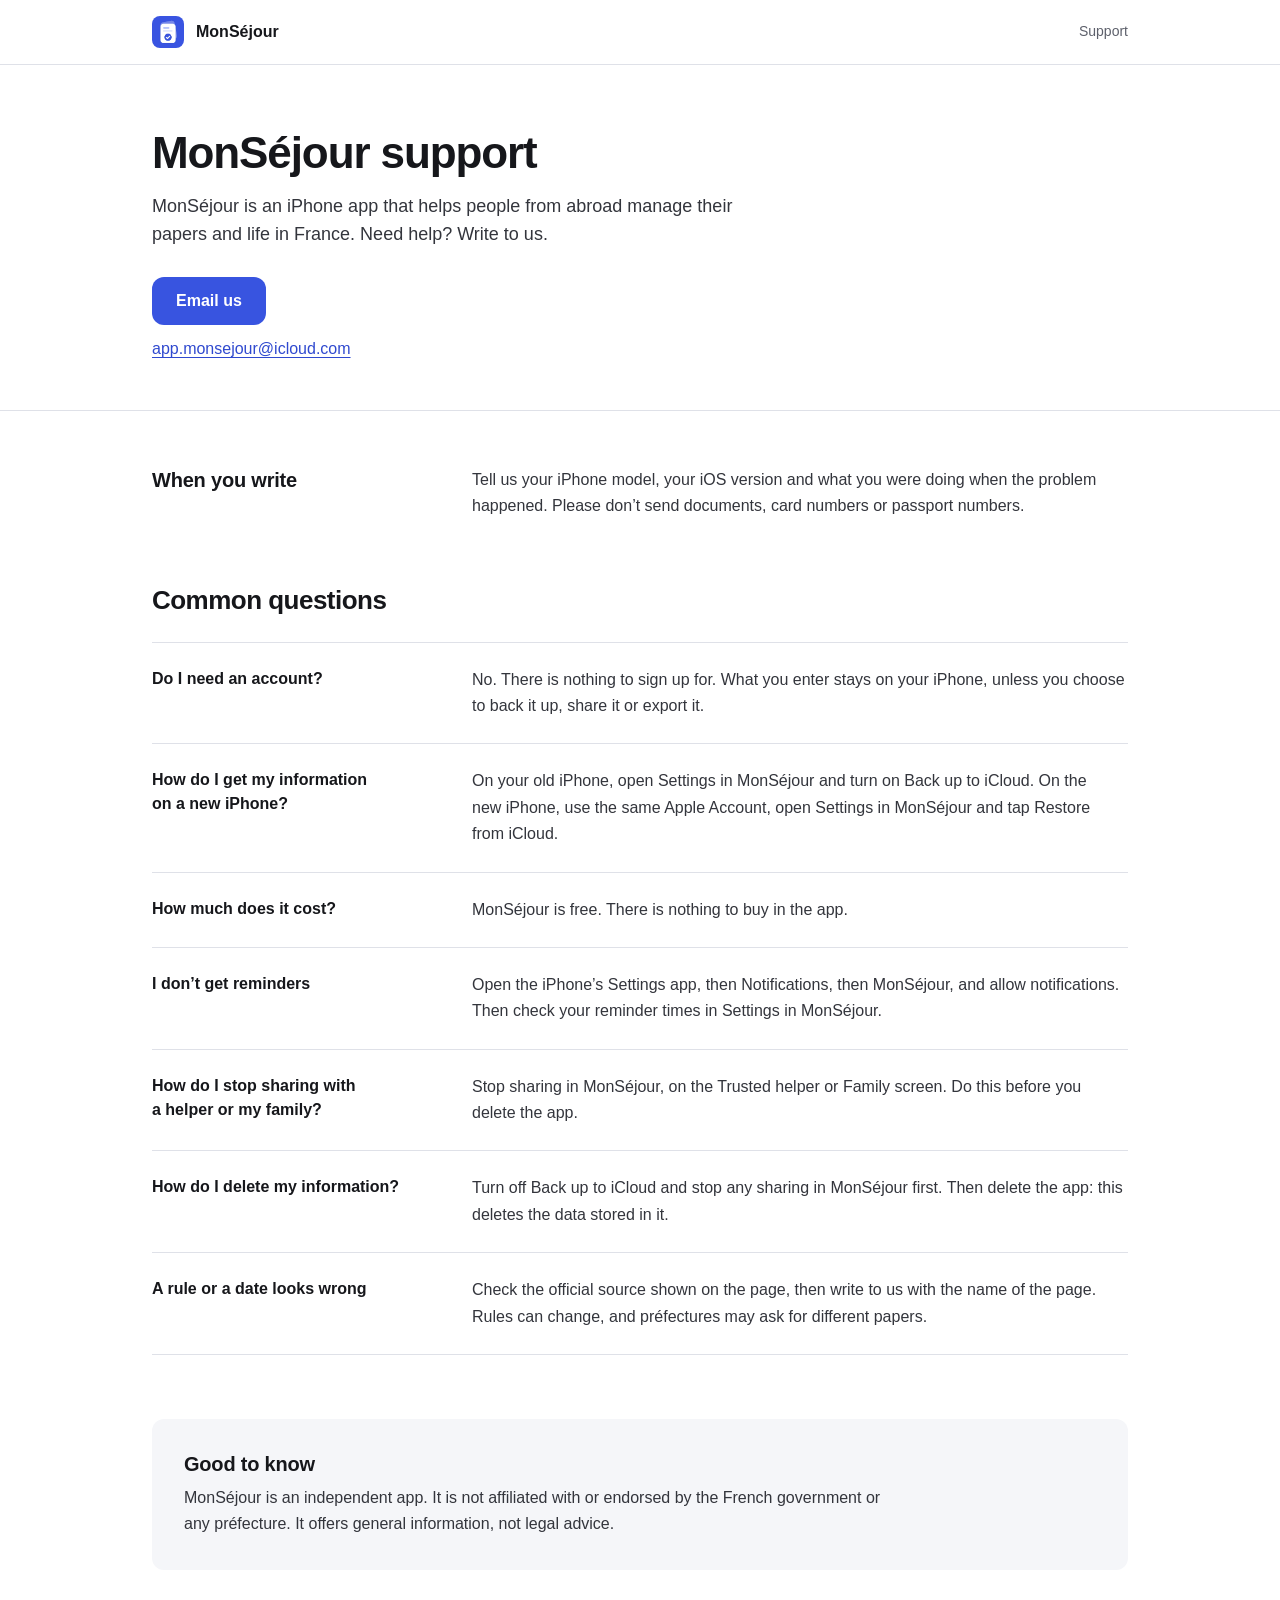
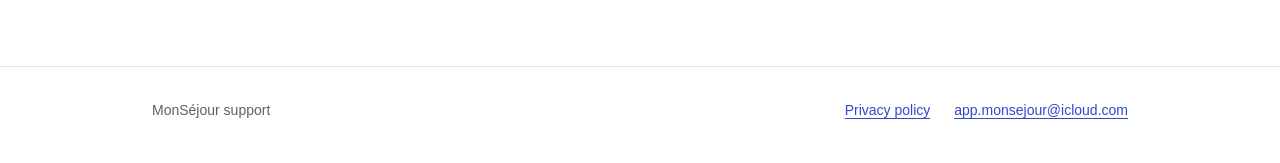
<file: monsejour-support.html>
<!doctype html>
<html lang="en">
<head>
<meta charset="utf-8">
<meta name="viewport" content="width=device-width, initial-scale=1, viewport-fit=cover">
<meta name="robots" content="noindex, nofollow">
<title>MonSéjour support</title>
<meta name="description" content="Help with MonSéjour, an iPhone app.">
<link rel="canonical" href="https://vsoldatenko.fr/monsejour-support">
<link rel="icon" href="img/ms/icon.webp">
<meta name="theme-color" content="#ffffff" media="(prefers-color-scheme: light)">
<meta name="theme-color" content="#131316" media="(prefers-color-scheme: dark)">
<style>
:root{--bg:#fff;--panel:#f5f6f9;--ink:#16171b;--body:#33353c;--muted:#5d606b;--line:#dfe1e8;--accent:#2f49cf;color-scheme:light dark}
@media (prefers-color-scheme:dark){:root{--bg:#131316;--panel:#1c1d21;--ink:#f3f3f6;--body:#d3d4da;--muted:#a2a4ae;--line:#303138;--accent:#98a8ff}}
*{box-sizing:border-box}
html{-webkit-text-size-adjust:100%;scroll-behavior:smooth;scroll-padding-top:88px}
@media (prefers-reduced-motion:reduce){html{scroll-behavior:auto}}
body{margin:0;background:var(--bg);color:var(--body);font:16px/1.65 -apple-system,BlinkMacSystemFont,"Segoe UI",Roboto,Helvetica,Arial,sans-serif;-webkit-font-smoothing:antialiased}
.wrap{max-width:1040px;margin:0 auto;padding:0 32px}
a{color:var(--accent);text-decoration-thickness:1px;text-underline-offset:3px;overflow-wrap:anywhere}
a:focus-visible,summary:focus-visible{outline:2px solid var(--accent);outline-offset:2px;border-radius:4px}
.skip{position:absolute;left:-9999px}
.skip:focus{left:16px;top:16px;z-index:9;background:var(--bg);padding:12px 16px}

.bar{position:sticky;top:0;z-index:5;background:var(--bg);border-bottom:1px solid var(--line)}
.bar .wrap{display:flex;align-items:center;gap:12px;height:64px}
.bar img{width:32px;height:32px;border-radius:8px}
.bar b{font-weight:600;color:var(--ink)}
.bar span{margin-left:auto;font-size:14px;color:var(--muted)}

.top{padding:64px 0 48px;border-bottom:1px solid var(--line)}
h1{font-size:44px;line-height:1.1;letter-spacing:-.025em;font-weight:700;color:var(--ink);margin:0 0 16px;text-wrap:balance}
.top p{font-size:18px;line-height:1.55;max-width:640px;margin:0}
.facts{display:flex;flex-wrap:wrap;gap:16px 56px;margin:32px 0 0}
.facts dt{font-size:14px;color:var(--muted);line-height:1.5}
.facts dd{margin:0;color:var(--ink);font-weight:500}

.cols{display:grid;grid-template-columns:248px minmax(0,1fr);gap:72px;padding-top:48px;padding-bottom:96px}
.toc{position:sticky;top:112px;align-self:start;font-size:14px;line-height:1.4}
.toc h2{font-size:14px;font-weight:600;color:var(--ink);margin:0 0 8px}
.toc ol,.mtoc ol{list-style:none;margin:0;padding:0}
.toc a{display:flex;gap:12px;padding:7px 0;color:var(--muted);text-decoration:none}
.toc a span{min-width:18px;font-variant-numeric:tabular-nums}
.toc a:hover{color:var(--ink)}
.toc a[aria-current]{color:var(--accent);font-weight:600}
.mtoc{display:none}

.short{background:var(--panel);border-radius:12px;padding:32px;margin:0 0 56px}
.short h2{font-size:20px;font-weight:650;margin:0 0 12px}
.short ul{margin:0}
.short li:last-child{margin:0}
h2{color:var(--ink);line-height:1.3;letter-spacing:-.01em}
section[id] h2{display:flex;gap:16px;font-size:22px;font-weight:650;margin:0 0 16px}
section[id] h2 span{color:var(--accent);font-variant-numeric:tabular-nums;min-width:26px}
section[id]{padding-bottom:40px;margin-bottom:40px;border-bottom:1px solid var(--line)}
section[id]:last-child{border:0;margin:0;padding:0}
section[id]>:not(h2){margin-left:42px}
p,ul{margin:0 0 16px}
section>:last-child{margin-bottom:0!important}
p,li,dd{text-wrap:pretty}
ul{padding-left:20px}
li{margin-bottom:8px}
li::marker{color:var(--muted)}
strong{color:var(--ink);font-weight:600}
.rows{margin-top:0;margin-bottom:24px;border-top:1px solid var(--line)}
.rows div{display:grid;grid-template-columns:168px minmax(0,1fr);gap:24px;padding:14px 0;border-bottom:1px solid var(--line)}
.rows dt{font-weight:600;color:var(--ink)}
.rows dd{margin:0}
.rows dd::first-letter{text-transform:uppercase}
footer{border-top:1px solid var(--line);font-size:14px;color:var(--muted)}
footer p{margin:0}
.fl{display:flex;flex-wrap:wrap;gap:0 24px}
.fl a{display:inline-flex;align-items:center;min-height:44px;margin:-10px 0}
footer .wrap{display:flex;flex-wrap:wrap;gap:8px 32px;justify-content:space-between;padding-top:32px;padding-bottom:40px}

@media (max-width:860px){
 html{scroll-padding-top:72px}
 .wrap{padding:0 20px}
 .bar .wrap{height:56px}
 .top{padding:40px 0 32px}
 h1{font-size:34px}
 .top p{font-size:17px}
 .facts{display:block;margin-top:24px}
 .facts div{display:flex;justify-content:space-between;gap:16px;padding:10px 0;border-top:1px solid var(--line)}
 .facts dt{font-size:15px}
 .facts dd{text-align:right;font-size:15px}
 .cols{display:block;padding-top:24px;padding-bottom:64px}
 .toc{display:none}
 .mtoc{display:block;border:1px solid var(--line);border-radius:12px;margin-bottom:24px}
 .mtoc summary{display:flex;align-items:center;justify-content:space-between;min-height:48px;padding:0 20px;font-weight:600;color:var(--ink);cursor:pointer;list-style:none}
 .mtoc summary::-webkit-details-marker{display:none}
 .mtoc summary::after{content:"";width:8px;height:8px;border:solid var(--muted);border-width:0 2px 2px 0;transform:translateY(-2px) rotate(45deg)}
 .mtoc[open] summary::after{transform:translateY(2px) rotate(225deg)}
 .mtoc ol{padding:0 20px 8px}
 .mtoc a{display:flex;gap:12px;align-items:center;min-height:44px;color:var(--body);text-decoration:none;border-top:1px solid var(--line);line-height:1.35}
 .mtoc a span{min-width:20px;color:var(--accent);font-variant-numeric:tabular-nums}
 .short{padding:24px 20px;margin-bottom:40px}
 section[id] h2{font-size:20px;gap:12px}
 section[id] h2 span{min-width:24px}
 section[id]>:not(h2){margin-left:0}
 section[id]{padding-bottom:32px;margin-bottom:32px}
 .rows div{display:block}
 .rows dt{margin-bottom:2px}
 footer .wrap{display:block}
 footer p{margin:0 0 4px}
}
@media print{.bar{position:static}.toc,.mtoc,.skip{display:none!important}.cols{display:block}body{font-size:11pt}section{break-inside:avoid}}

.mail{display:inline-flex;align-items:center;justify-content:center;min-height:48px;padding:0 24px;margin-top:28px;border-radius:12px;background:#3854e0;color:#fff;font-weight:600;text-decoration:none}
.mail:hover{background:#2c44c0}
.mail:active{transform:scale(.97)}
.alt{margin-top:12px!important;font-size:16px!important}
.sup{padding-top:56px;padding-bottom:96px}
.sup>h2{font-size:26px;font-weight:700;letter-spacing:-.02em;margin:0 0 24px}
.ask{margin:0 0 64px;display:grid;gap:8px 72px;grid-template-columns:248px minmax(0,1fr)}
.ask h2{font-size:20px;font-weight:650;margin:0}
.ask p{margin:0}
.qa{border-top:1px solid var(--line);margin-bottom:64px}
.qa div{display:grid;grid-template-columns:248px minmax(0,1fr);gap:8px 72px;padding:24px 0;border-bottom:1px solid var(--line)}
.qa h3{font-size:16px;font-weight:600;line-height:1.5;color:var(--ink);margin:0;text-wrap:balance}
.qa p{margin:0}
.note{background:var(--panel);border-radius:12px;padding:32px}
.note h2{font-size:20px;font-weight:650;margin:0 0 8px}
.note p{margin:0;max-width:720px}
@media (max-width:860px){.sup{padding-top:40px;padding-bottom:64px}.ask,.qa div{display:block}.ask,.qa{margin-bottom:48px}.ask h2,.qa h3{margin-bottom:6px}.qa div{padding:20px 0}.note{padding:24px 20px}.mail{width:100%}}
</style>
</head>
<body>
<a class="skip" href="#main">Skip to the page</a>
<div class="bar"><div class="wrap"><img src="img/ms/icon.webp" alt="" width="32" height="32"><b>MonSéjour</b><span>Support</span></div></div>
<header class="top"><div class="wrap">
<h1>MonSéjour support</h1>
<p>MonSéjour is an iPhone app that helps people from abroad manage their papers and life in France. Need help? Write to us.</p>
<a class="mail" href="mailto:app.monsejour@icloud.com">Email us</a>
<p class="alt"><a href="mailto:app.monsejour@icloud.com">app.monsejour@icloud.com</a></p>
</div></header>
<main id="main" class="wrap sup">
<section class="ask"><h2>When you write</h2><p>Tell us your iPhone model, your iOS version and what you were doing when the problem happened. Please don’t send documents, card numbers or passport numbers.</p></section>
<h2>Common questions</h2>
<div class="qa">
<div><h3>Do I need an account?</h3><p>No. There is nothing to sign up for. What you enter stays on your iPhone, unless you choose to back it up, share it or export it.</p></div>
<div><h3>How do I get my information on a new iPhone?</h3><p>On your old iPhone, open Settings in MonSéjour and turn on Back up to iCloud. On the new iPhone, use the same Apple Account, open Settings in MonSéjour and tap Restore from iCloud.</p></div>
<div><h3>How much does it cost?</h3><p>MonSéjour is free. There is nothing to buy in the app.</p></div>
<div><h3>I don’t get reminders</h3><p>Open the iPhone’s Settings app, then Notifications, then MonSéjour, and allow notifications. Then check your reminder times in Settings in MonSéjour.</p></div>
<div><h3>How do I stop sharing with a helper or my family?</h3><p>Stop sharing in MonSéjour, on the Trusted helper or Family screen. Do this before you delete the app.</p></div>
<div><h3>How do I delete my information?</h3><p>Turn off Back up to iCloud and stop any sharing in MonSéjour first. Then delete the app: this deletes the data stored in it.</p></div>
<div><h3>A rule or a date looks wrong</h3><p>Check the official source shown on the page, then write to us with the name of the page. Rules can change, and préfectures may ask for different papers.</p></div>
</div>
<section class="note"><h2>Good to know</h2><p>MonSéjour is an independent app. It is not affiliated with or endorsed by the French government or any préfecture. It offers general information, not legal advice.</p></section>
</main>
<footer><div class="wrap"><p>MonSéjour support</p><p class="fl"><a href="monsejour-privacy-policy">Privacy policy</a><a href="mailto:app.monsejour@icloud.com">app.monsejour@icloud.com</a></p></div></footer>
</body>
</html>
</file>
<file: assets/fonts.css>
/* Fonts are hosted on this site, not loaded from Google, so no visitor data goes to a third party.
   All four families are under the SIL Open Font License 1.1 (see fonts/OFL-*.txt). */

/* Bodoni Moda, symbols */
@font-face {
  font-family: 'Bodoni Moda';
  font-style: italic;
  font-weight: 400;
  font-display: swap;
  src: url('../fonts/bodoni-moda-italic-symbols.woff2') format('woff2');
  unicode-range: U+0001-000C, U+000E-001F, U+007F-009F, U+20DD-20E0, U+20E2-20E4, U+2150-218F, U+2190, U+2192, U+2194-2199, U+21AF, U+21E6-21F0, U+21F3, U+2218-2219, U+2299, U+22C4-22C6, U+2300-243F, U+2440-244A, U+2460-24FF, U+25A0-27BF, U+2800-28FF, U+2921-2922, U+2981, U+29BF, U+29EB, U+2B00-2BFF, U+4DC0-4DFF, U+FFF9-FFFB, U+10140-1018E, U+10190-1019C, U+101A0, U+101D0-101FD, U+102E0-102FB, U+10E60-10E7E, U+1D2C0-1D2D3, U+1D2E0-1D37F, U+1F000-1F0FF, U+1F100-1F1AE, U+1F1E6-1F1FF, U+1F30D-1F30F, U+1F315, U+1F31C, U+1F31E, U+1F320-1F32C, U+1F336, U+1F378, U+1F37D, U+1F382, U+1F393-1F39F, U+1F3A7-1F3A8, U+1F3AC-1F3AF, U+1F3C2, U+1F3C4-1F3C6, U+1F3CA-1F3CE, U+1F3D4-1F3E0, U+1F3ED, U+1F3F1-1F3F3, U+1F3F5-1F3F7, U+1F408, U+1F415, U+1F41F, U+1F426, U+1F43F, U+1F441-1F442, U+1F444, U+1F446-1F449, U+1F44C-1F44E, U+1F453, U+1F46A, U+1F47D, U+1F4A3, U+1F4B0, U+1F4B3, U+1F4B9, U+1F4BB, U+1F4BF, U+1F4C8-1F4CB, U+1F4D6, U+1F4DA, U+1F4DF, U+1F4E3-1F4E6, U+1F4EA-1F4ED, U+1F4F7, U+1F4F9-1F4FB, U+1F4FD-1F4FE, U+1F503, U+1F507-1F50B, U+1F50D, U+1F512-1F513, U+1F53E-1F54A, U+1F54F-1F5FA, U+1F610, U+1F650-1F67F, U+1F687, U+1F68D, U+1F691, U+1F694, U+1F698, U+1F6AD, U+1F6B2, U+1F6B9-1F6BA, U+1F6BC, U+1F6C6-1F6CF, U+1F6D3-1F6D7, U+1F6E0-1F6EA, U+1F6F0-1F6F3, U+1F6F7-1F6FC, U+1F700-1F80B, U+1F810-1F847, U+1F850-1F859, U+1F860-1F887, U+1F890-1F8AD, U+1F8B0-1F8BB, U+1F8C0-1F8C1, U+1F8D0-1F8D8, U+1F900-1F90B, U+1F93B, U+1F946, U+1F984, U+1F996, U+1F9E9, U+1FA00-1FA6F, U+1FA70-1FA7C, U+1FA80-1FAC6, U+1FAC8, U+1FACC-1FADD, U+1FADF-1FAEB, U+1FAEF-1FAFA, U+1FB00-1FBFF;
}
/* Bodoni Moda, latin-ext */
@font-face {
  font-family: 'Bodoni Moda';
  font-style: italic;
  font-weight: 400;
  font-display: swap;
  src: url('../fonts/bodoni-moda-italic-latin-ext.woff2') format('woff2');
  unicode-range: U+0100-02BA, U+02BD-02C5, U+02C7-02CC, U+02CE-02D7, U+02DD-02FF, U+0304, U+0308, U+0329, U+1D00-1DBF, U+1E00-1E9F, U+1EF2-1EFF, U+2020, U+20A0-20AB, U+20AD-20C4, U+2113, U+2C60-2C7F, U+A720-A7FF;
}
/* Bodoni Moda, latin */
@font-face {
  font-family: 'Bodoni Moda';
  font-style: italic;
  font-weight: 400;
  font-display: swap;
  src: url('../fonts/bodoni-moda-italic-latin.woff2') format('woff2');
  unicode-range: U+0000-00FF, U+0131, U+0152-0153, U+02BB-02BC, U+02C6, U+02DA, U+02DC, U+0304, U+0308, U+0329, U+2000-206F, U+20AC, U+2122, U+2191, U+2193, U+2212, U+2215, U+FEFF, U+FFFD;
}
/* Bodoni Moda, symbols */
@font-face {
  font-family: 'Bodoni Moda';
  font-style: normal;
  font-weight: 400;
  font-display: swap;
  src: url('../fonts/bodoni-moda-normal-symbols.woff2') format('woff2');
  unicode-range: U+0001-000C, U+000E-001F, U+007F-009F, U+20DD-20E0, U+20E2-20E4, U+2150-218F, U+2190, U+2192, U+2194-2199, U+21AF, U+21E6-21F0, U+21F3, U+2218-2219, U+2299, U+22C4-22C6, U+2300-243F, U+2440-244A, U+2460-24FF, U+25A0-27BF, U+2800-28FF, U+2921-2922, U+2981, U+29BF, U+29EB, U+2B00-2BFF, U+4DC0-4DFF, U+FFF9-FFFB, U+10140-1018E, U+10190-1019C, U+101A0, U+101D0-101FD, U+102E0-102FB, U+10E60-10E7E, U+1D2C0-1D2D3, U+1D2E0-1D37F, U+1F000-1F0FF, U+1F100-1F1AE, U+1F1E6-1F1FF, U+1F30D-1F30F, U+1F315, U+1F31C, U+1F31E, U+1F320-1F32C, U+1F336, U+1F378, U+1F37D, U+1F382, U+1F393-1F39F, U+1F3A7-1F3A8, U+1F3AC-1F3AF, U+1F3C2, U+1F3C4-1F3C6, U+1F3CA-1F3CE, U+1F3D4-1F3E0, U+1F3ED, U+1F3F1-1F3F3, U+1F3F5-1F3F7, U+1F408, U+1F415, U+1F41F, U+1F426, U+1F43F, U+1F441-1F442, U+1F444, U+1F446-1F449, U+1F44C-1F44E, U+1F453, U+1F46A, U+1F47D, U+1F4A3, U+1F4B0, U+1F4B3, U+1F4B9, U+1F4BB, U+1F4BF, U+1F4C8-1F4CB, U+1F4D6, U+1F4DA, U+1F4DF, U+1F4E3-1F4E6, U+1F4EA-1F4ED, U+1F4F7, U+1F4F9-1F4FB, U+1F4FD-1F4FE, U+1F503, U+1F507-1F50B, U+1F50D, U+1F512-1F513, U+1F53E-1F54A, U+1F54F-1F5FA, U+1F610, U+1F650-1F67F, U+1F687, U+1F68D, U+1F691, U+1F694, U+1F698, U+1F6AD, U+1F6B2, U+1F6B9-1F6BA, U+1F6BC, U+1F6C6-1F6CF, U+1F6D3-1F6D7, U+1F6E0-1F6EA, U+1F6F0-1F6F3, U+1F6F7-1F6FC, U+1F700-1F80B, U+1F810-1F847, U+1F850-1F859, U+1F860-1F887, U+1F890-1F8AD, U+1F8B0-1F8BB, U+1F8C0-1F8C1, U+1F8D0-1F8D8, U+1F900-1F90B, U+1F93B, U+1F946, U+1F984, U+1F996, U+1F9E9, U+1FA00-1FA6F, U+1FA70-1FA7C, U+1FA80-1FAC6, U+1FAC8, U+1FACC-1FADD, U+1FADF-1FAEB, U+1FAEF-1FAFA, U+1FB00-1FBFF;
}
/* Bodoni Moda, latin-ext */
@font-face {
  font-family: 'Bodoni Moda';
  font-style: normal;
  font-weight: 400;
  font-display: swap;
  src: url('../fonts/bodoni-moda-normal-latin-ext.woff2') format('woff2');
  unicode-range: U+0100-02BA, U+02BD-02C5, U+02C7-02CC, U+02CE-02D7, U+02DD-02FF, U+0304, U+0308, U+0329, U+1D00-1DBF, U+1E00-1E9F, U+1EF2-1EFF, U+2020, U+20A0-20AB, U+20AD-20C4, U+2113, U+2C60-2C7F, U+A720-A7FF;
}
/* Bodoni Moda, latin */
@font-face {
  font-family: 'Bodoni Moda';
  font-style: normal;
  font-weight: 400;
  font-display: swap;
  src: url('../fonts/bodoni-moda-normal-latin.woff2') format('woff2');
  unicode-range: U+0000-00FF, U+0131, U+0152-0153, U+02BB-02BC, U+02C6, U+02DA, U+02DC, U+0304, U+0308, U+0329, U+2000-206F, U+20AC, U+2122, U+2191, U+2193, U+2212, U+2215, U+FEFF, U+FFFD;
}
/* Bodoni Moda, symbols */
@font-face {
  font-family: 'Bodoni Moda';
  font-style: normal;
  font-weight: 700;
  font-display: swap;
  src: url('../fonts/bodoni-moda-normal-symbols.woff2') format('woff2');
  unicode-range: U+0001-000C, U+000E-001F, U+007F-009F, U+20DD-20E0, U+20E2-20E4, U+2150-218F, U+2190, U+2192, U+2194-2199, U+21AF, U+21E6-21F0, U+21F3, U+2218-2219, U+2299, U+22C4-22C6, U+2300-243F, U+2440-244A, U+2460-24FF, U+25A0-27BF, U+2800-28FF, U+2921-2922, U+2981, U+29BF, U+29EB, U+2B00-2BFF, U+4DC0-4DFF, U+FFF9-FFFB, U+10140-1018E, U+10190-1019C, U+101A0, U+101D0-101FD, U+102E0-102FB, U+10E60-10E7E, U+1D2C0-1D2D3, U+1D2E0-1D37F, U+1F000-1F0FF, U+1F100-1F1AE, U+1F1E6-1F1FF, U+1F30D-1F30F, U+1F315, U+1F31C, U+1F31E, U+1F320-1F32C, U+1F336, U+1F378, U+1F37D, U+1F382, U+1F393-1F39F, U+1F3A7-1F3A8, U+1F3AC-1F3AF, U+1F3C2, U+1F3C4-1F3C6, U+1F3CA-1F3CE, U+1F3D4-1F3E0, U+1F3ED, U+1F3F1-1F3F3, U+1F3F5-1F3F7, U+1F408, U+1F415, U+1F41F, U+1F426, U+1F43F, U+1F441-1F442, U+1F444, U+1F446-1F449, U+1F44C-1F44E, U+1F453, U+1F46A, U+1F47D, U+1F4A3, U+1F4B0, U+1F4B3, U+1F4B9, U+1F4BB, U+1F4BF, U+1F4C8-1F4CB, U+1F4D6, U+1F4DA, U+1F4DF, U+1F4E3-1F4E6, U+1F4EA-1F4ED, U+1F4F7, U+1F4F9-1F4FB, U+1F4FD-1F4FE, U+1F503, U+1F507-1F50B, U+1F50D, U+1F512-1F513, U+1F53E-1F54A, U+1F54F-1F5FA, U+1F610, U+1F650-1F67F, U+1F687, U+1F68D, U+1F691, U+1F694, U+1F698, U+1F6AD, U+1F6B2, U+1F6B9-1F6BA, U+1F6BC, U+1F6C6-1F6CF, U+1F6D3-1F6D7, U+1F6E0-1F6EA, U+1F6F0-1F6F3, U+1F6F7-1F6FC, U+1F700-1F80B, U+1F810-1F847, U+1F850-1F859, U+1F860-1F887, U+1F890-1F8AD, U+1F8B0-1F8BB, U+1F8C0-1F8C1, U+1F8D0-1F8D8, U+1F900-1F90B, U+1F93B, U+1F946, U+1F984, U+1F996, U+1F9E9, U+1FA00-1FA6F, U+1FA70-1FA7C, U+1FA80-1FAC6, U+1FAC8, U+1FACC-1FADD, U+1FADF-1FAEB, U+1FAEF-1FAFA, U+1FB00-1FBFF;
}
/* Bodoni Moda, latin-ext */
@font-face {
  font-family: 'Bodoni Moda';
  font-style: normal;
  font-weight: 700;
  font-display: swap;
  src: url('../fonts/bodoni-moda-normal-latin-ext.woff2') format('woff2');
  unicode-range: U+0100-02BA, U+02BD-02C5, U+02C7-02CC, U+02CE-02D7, U+02DD-02FF, U+0304, U+0308, U+0329, U+1D00-1DBF, U+1E00-1E9F, U+1EF2-1EFF, U+2020, U+20A0-20AB, U+20AD-20C4, U+2113, U+2C60-2C7F, U+A720-A7FF;
}
/* Bodoni Moda, latin */
@font-face {
  font-family: 'Bodoni Moda';
  font-style: normal;
  font-weight: 700;
  font-display: swap;
  src: url('../fonts/bodoni-moda-normal-latin.woff2') format('woff2');
  unicode-range: U+0000-00FF, U+0131, U+0152-0153, U+02BB-02BC, U+02C6, U+02DA, U+02DC, U+0304, U+0308, U+0329, U+2000-206F, U+20AC, U+2122, U+2191, U+2193, U+2212, U+2215, U+FEFF, U+FFFD;
}
/* Bricolage Grotesque, latin-ext */
@font-face {
  font-family: 'Bricolage Grotesque';
  font-style: normal;
  font-weight: 800;
  font-stretch: 100%;
  font-display: swap;
  src: url('../fonts/bricolage-grotesque-normal-latin-ext.woff2') format('woff2');
  unicode-range: U+0100-02BA, U+02BD-02C5, U+02C7-02CC, U+02CE-02D7, U+02DD-02FF, U+0304, U+0308, U+0329, U+1D00-1DBF, U+1E00-1E9F, U+1EF2-1EFF, U+2020, U+20A0-20AB, U+20AD-20C4, U+2113, U+2C60-2C7F, U+A720-A7FF;
}
/* Bricolage Grotesque, latin */
@font-face {
  font-family: 'Bricolage Grotesque';
  font-style: normal;
  font-weight: 800;
  font-stretch: 100%;
  font-display: swap;
  src: url('../fonts/bricolage-grotesque-normal-latin.woff2') format('woff2');
  unicode-range: U+0000-00FF, U+0131, U+0152-0153, U+02BB-02BC, U+02C6, U+02DA, U+02DC, U+0304, U+0308, U+0329, U+2000-206F, U+20AC, U+2122, U+2191, U+2193, U+2212, U+2215, U+FEFF, U+FFFD;
}
/* DM Sans, latin-ext */
@font-face {
  font-family: 'DM Sans';
  font-style: normal;
  font-weight: 400;
  font-display: swap;
  src: url('../fonts/dm-sans-normal-latin-ext.woff2') format('woff2');
  unicode-range: U+0100-02BA, U+02BD-02C5, U+02C7-02CC, U+02CE-02D7, U+02DD-02FF, U+0304, U+0308, U+0329, U+1D00-1DBF, U+1E00-1E9F, U+1EF2-1EFF, U+2020, U+20A0-20AB, U+20AD-20C4, U+2113, U+2C60-2C7F, U+A720-A7FF;
}
/* DM Sans, latin */
@font-face {
  font-family: 'DM Sans';
  font-style: normal;
  font-weight: 400;
  font-display: swap;
  src: url('../fonts/dm-sans-normal-latin.woff2') format('woff2');
  unicode-range: U+0000-00FF, U+0131, U+0152-0153, U+02BB-02BC, U+02C6, U+02DA, U+02DC, U+0304, U+0308, U+0329, U+2000-206F, U+20AC, U+2122, U+2191, U+2193, U+2212, U+2215, U+FEFF, U+FFFD;
}
/* DM Sans, latin-ext */
@font-face {
  font-family: 'DM Sans';
  font-style: normal;
  font-weight: 700;
  font-display: swap;
  src: url('../fonts/dm-sans-normal-latin-ext.woff2') format('woff2');
  unicode-range: U+0100-02BA, U+02BD-02C5, U+02C7-02CC, U+02CE-02D7, U+02DD-02FF, U+0304, U+0308, U+0329, U+1D00-1DBF, U+1E00-1E9F, U+1EF2-1EFF, U+2020, U+20A0-20AB, U+20AD-20C4, U+2113, U+2C60-2C7F, U+A720-A7FF;
}
/* DM Sans, latin */
@font-face {
  font-family: 'DM Sans';
  font-style: normal;
  font-weight: 700;
  font-display: swap;
  src: url('../fonts/dm-sans-normal-latin.woff2') format('woff2');
  unicode-range: U+0000-00FF, U+0131, U+0152-0153, U+02BB-02BC, U+02C6, U+02DA, U+02DC, U+0304, U+0308, U+0329, U+2000-206F, U+20AC, U+2122, U+2191, U+2193, U+2212, U+2215, U+FEFF, U+FFFD;
}
/* JetBrains Mono, latin-ext */
@font-face {
  font-family: 'JetBrains Mono';
  font-style: normal;
  font-weight: 500;
  font-display: swap;
  src: url('../fonts/jetbrains-mono-normal-latin-ext.woff2') format('woff2');
  unicode-range: U+0100-02BA, U+02BD-02C5, U+02C7-02CC, U+02CE-02D7, U+02DD-02FF, U+0304, U+0308, U+0329, U+1D00-1DBF, U+1E00-1E9F, U+1EF2-1EFF, U+2020, U+20A0-20AB, U+20AD-20C4, U+2113, U+2C60-2C7F, U+A720-A7FF;
}
/* JetBrains Mono, latin */
@font-face {
  font-family: 'JetBrains Mono';
  font-style: normal;
  font-weight: 500;
  font-display: swap;
  src: url('../fonts/jetbrains-mono-normal-latin.woff2') format('woff2');
  unicode-range: U+0000-00FF, U+0131, U+0152-0153, U+02BB-02BC, U+02C6, U+02DA, U+02DC, U+0304, U+0308, U+0329, U+2000-206F, U+20AC, U+2122, U+2191, U+2193, U+2212, U+2215, U+FEFF, U+FFFD;
}
/* JetBrains Mono, latin-ext */
@font-face {
  font-family: 'JetBrains Mono';
  font-style: normal;
  font-weight: 600;
  font-display: swap;
  src: url('../fonts/jetbrains-mono-normal-latin-ext.woff2') format('woff2');
  unicode-range: U+0100-02BA, U+02BD-02C5, U+02C7-02CC, U+02CE-02D7, U+02DD-02FF, U+0304, U+0308, U+0329, U+1D00-1DBF, U+1E00-1E9F, U+1EF2-1EFF, U+2020, U+20A0-20AB, U+20AD-20C4, U+2113, U+2C60-2C7F, U+A720-A7FF;
}
/* JetBrains Mono, latin */
@font-face {
  font-family: 'JetBrains Mono';
  font-style: normal;
  font-weight: 600;
  font-display: swap;
  src: url('../fonts/jetbrains-mono-normal-latin.woff2') format('woff2');
  unicode-range: U+0000-00FF, U+0131, U+0152-0153, U+02BB-02BC, U+02C6, U+02DA, U+02DC, U+0304, U+0308, U+0329, U+2000-206F, U+20AC, U+2122, U+2191, U+2193, U+2212, U+2215, U+FEFF, U+FFFD;
}
</file>
<file: assets/site.css>
/* Vera Soldatenko · site styles. Design system: ink and one rose accent (was Confetti), Bricolage Grotesque + DM Sans. */
:root{
  --bg:#F3EFEA; --surface:#FBF9F6; --ink:#1A1511; --muted:#54555A; --line:#E2DCD5;
  --accent:#1A1511; --accent-2:#A3122A; --on-accent:#FBF9F6; --soft:#F1E1D6; --soft-2:#F0DCD3;
  /* word colours: text-safe (AA on the card) */
  --w1:#A3122A; --w2:#9A6A52; --w3:#A3122A; --w4:#A3122A; --w5:#9A6A52; --w6:#A3122A;
  --radius:6px;
  --f-display:"Bricolage Grotesque", system-ui, sans-serif; --display-wt:800; --display-track:-0.035em;
  --f-body:"DM Sans", system-ui, sans-serif;
  --f-editorial:"Bodoni Moda", Didot, "Bodoni 72", serif;
  --f-mono:"JetBrains Mono", ui-monospace, monospace;
  --ease:cubic-bezier(.2,.7,.2,1);
  /* spacing: 8pt grid (4pt half-steps for tight pairs) */
  --s-1:4px; --s-2:8px; --s-3:12px; --s-4:16px; --s-5:24px; --s-6:32px; --s-7:40px; --s-8:48px; --s-9:64px; --s-10:80px; --s-11:96px;
  --gutter:20px;
}
@media (min-width:768px){:root{--gutter:48px}}
@media (min-width:1200px){:root{--gutter:48px}}
*{box-sizing:border-box}
html{-webkit-text-size-adjust:100%;scroll-behavior:smooth}
@media (prefers-reduced-motion:reduce){html{scroll-behavior:auto}}
body{margin:0;background:var(--bg);color:var(--ink);font:400 16px/1.55 var(--f-body)}
h1,h2,h3{font-family:var(--f-display);font-weight:var(--display-wt);letter-spacing:var(--display-track);line-height:1.05;margin:0}
img{max-width:100%}
.sr-only{position:absolute;width:1px;height:1px;padding:0;margin:-1px;overflow:hidden;clip:rect(0,0,0,0);white-space:nowrap;border:0}
.skip{position:absolute;left:16px;top:-60px;z-index:50;background:var(--ink);color:var(--surface);padding:12px 16px;border-radius:999px;font-weight:700;text-decoration:none}
.skip:focus{top:12px}
.wrap{max-width:1280px;margin:0 auto;padding:0 var(--gutter)}

/* header: fixed, on the same grid as the content. Transparent on the first screen, frosted once you scroll */
:root{--head-h:76px}
@media (max-width:767px){:root{--head-h:120px}}
.head{position:fixed;z-index:20;top:0;left:0;right:0;transition:background-color .25s var(--ease),box-shadow .25s var(--ease)}
.head.scrolled{background:color-mix(in srgb,var(--surface) 84%,transparent);-webkit-backdrop-filter:blur(14px) saturate(1.2);backdrop-filter:blur(14px) saturate(1.2);box-shadow:0 1px 0 var(--line)}
/* logo on the left, everything else grouped on the right: text links, then soft contact bubbles, then language */
.head-in{display:flex;align-items:center;padding-top:var(--s-4);padding-bottom:var(--s-4)}
.nav{margin-left:auto}
.head-end{display:flex;align-items:center;gap:var(--s-4);margin-left:var(--s-6)}
@media (max-width:767px){
  .head-in{display:grid;grid-template-columns:1fr auto;grid-template-areas:"logo end" "nav nav";row-gap:var(--s-1);padding-top:var(--s-3);padding-bottom:var(--s-2)}
  .head-in .logo{grid-area:logo;justify-self:start}.head-end{grid-area:end;gap:var(--s-3);margin-left:0}
  .nav{grid-area:nav;margin-left:calc(var(--s-3) * -1)}
}
section[id]{scroll-margin-top:var(--head-h)}
/* Home, "How it all began": a map of the route (Canada, Milan, France). The route draws itself stop by stop when the
   section comes into view; visitors can also pick a stop (tab or pin) to read that chapter. */
.path{padding:var(--s-10) 0}
@media (min-width:768px){.path{padding:var(--s-11) 0}}
.path-title{font-size:clamp(32px,3.6vw,48px)}
.jmap{display:grid;gap:var(--s-6);margin-top:var(--s-7)}
@media (min-width:960px){.jmap{grid-template-columns:minmax(0,1.6fr) minmax(0,1fr);gap:var(--s-8);align-items:center}}
/* the map fades into the paper at its edges, like a printed illustration, so it never shows a hard box */
.jm-map{position:relative;overflow:hidden;-webkit-mask-image:radial-gradient(ellipse 66% 62% at 50% 50%,#000 55%,transparent 100%);mask-image:radial-gradient(ellipse 66% 62% at 50% 50%,#000 55%,transparent 100%)}
#jmSvg{display:block;width:100%;height:auto}
.jm-land{fill:var(--surface);stroke:#D9D1C4;stroke-width:.7}
.jm-land.by{fill:#F1E1D6}.jm-land.ca{fill:#F0DCD3}.jm-land.it{fill:#F1E1D6}.jm-land.fr{fill:#F1E1D6}
/* "Hidden hobby" view: the story (route, pins) steps aside and the travel dots pop in one after another */
.jm-trip{opacity:0;pointer-events:none;transition:opacity .3s var(--ease)}
.jm-trip circle.hit{fill:transparent;stroke:none}
.jm-trip circle.pt{fill:var(--ink);stroke:var(--surface);stroke-width:2;transform-box:fill-box;transform-origin:center;transform:scale(0);transition:transform .45s var(--ease)}
#jmSvg.trips .jm-trip{opacity:1;pointer-events:auto;cursor:default}
#jmSvg.trips .jm-trip circle.pt{transform:scale(1);transition-delay:calc(var(--i) * 45ms)}
#jmSvg.trips .jm-trip:hover circle.pt,#jmSvg.trips .jm-trip.show circle.pt{transform:scale(1.5);transition-delay:0s}
.jm-trip text{font:700 13px/1 var(--f-body);fill:var(--ink);paint-order:stroke;stroke:var(--bg);stroke-width:4px;stroke-linejoin:round;opacity:0;transition:opacity .2s var(--ease);pointer-events:none}
.jm-trip:hover text,.jm-trip.show text{opacity:1}
.jm-trip:hover,.jm-trip.show{position:relative}
#jmSvg .jm-trip:hover{cursor:pointer}
.jm-route,.jm-pin{transition:opacity .3s var(--ease)}
#jmSvg.trips .jm-route,#jmSvg.trips .jm-pin{opacity:0;pointer-events:none}
.jm-route{fill:none;stroke:var(--ink);stroke-width:2.2;stroke-linecap:round}
.jm-pin{cursor:pointer}
.jm-pin circle.dot{fill:var(--surface);stroke:var(--ink);stroke-width:2.2;transition:fill .3s var(--ease)}
.jm-pin.seen circle.dot{fill:var(--ink)}
.jm-pin circle.halo{fill:none;stroke:var(--pin);stroke-width:2;opacity:0;transform-box:fill-box;transform-origin:center}
.jm-pin.on circle.halo{animation:jmHalo 1.8s var(--ease) infinite}
@keyframes jmHalo{0%{transform:scale(1);opacity:.9}100%{transform:scale(3);opacity:0}}
.jm-pin text{font:700 15px/1 var(--f-body);fill:var(--ink);paint-order:stroke;stroke:var(--bg);stroke-width:4px;stroke-linejoin:round}
.jm-pin.on text{font-size:17px}
/* phones: the map is drawn smaller, so labels and pins scale up to stay readable; stop tabs drop their numbers to fit one row */
@media (max-width:599px){.jm-pin:not(.on) text{display:none}.jm-pin text{font-size:28px;stroke-width:6px}.jm-pin.on text{font-size:30px}.jm-pin circle{transform:scale(1.6)}#jmSvg.trips .jm-trip circle.pt{transform:scale(1.6)}.jm-trip text{font-size:26px;stroke-width:6px}
  .jm-step{padding:0 var(--s-3)}.jm-steps{gap:0}}
/* side: stop tabs on top, the active chapter under them */
.jm-steps{display:flex;align-items:center;gap:var(--s-1)}
.jm-step,.sk-tab{all:unset;cursor:pointer;display:inline-flex;align-items:center;gap:var(--s-2);min-height:44px;padding:0 var(--s-4);border-radius:999px;font:400 15px/1 var(--f-body);color:var(--muted);transition:color .2s var(--ease),box-shadow .2s var(--ease)}
/* dashed line between the tabs, marching forward like a journey; the stretch already travelled is ink, the rest is faint */
.jm-link{flex:0 1 40px;min-width:16px;height:2px;border-radius:2px;background:repeating-linear-gradient(90deg,currentColor 0 5px,transparent 5px 10px);background-size:10px 2px;color:#C9C1B5;animation:jmDash .9s linear infinite}
.jm-link.done{color:var(--ink)}
@keyframes jmDash{to{background-position:10px 0}}
@media (prefers-reduced-motion:reduce){.jm-link{animation:none}}
.jm-step:hover,.sk-tab:hover{color:var(--ink)}
/* selected stop: the same light glass pill as "See my journey", text bold like the current menu item */
.jm-step[aria-selected="true"],.sk-tab[aria-selected="true"]{color:var(--ink);font-weight:700;background:linear-gradient(180deg,rgba(255,255,255,.92),rgba(250,250,249,.78));box-shadow:inset 0 1px 0 rgba(255,255,255,.9),0 0 0 1px rgba(26,21,17,.09),0 1px 2px rgba(26,21,17,.05),0 4px 12px -6px rgba(26,21,17,.14)}
.jm-step:focus-visible,.sk-tab:focus-visible{outline:3px solid var(--accent-2);outline-offset:2px}
.jm-panel{margin-top:var(--s-5)}
.jm-cities{margin:var(--s-3) 0 0;max-width:38ch;font:400 16px/1.6 var(--f-body);color:var(--muted)}
.tp.jm-hobby{position:relative;margin-top:var(--s-6);min-height:32px;padding:0 var(--s-3);gap:var(--s-2);font:inherit;font-size:13px;color:var(--muted);border:0;cursor:pointer}
.jm-hobby::after{content:"";position:absolute;inset:-6px -2px}
.jm-hobby:hover,.jm-hobby[aria-pressed="true"]{color:var(--ink)}
.jm-hobby-ico{font-size:13px;line-height:1;display:inline-flex;align-items:center}
.jm-hobby[aria-pressed="true"]{font-weight:700}
.js-jm .jm-story[hidden],.js-jm .jm-travel[hidden]{display:none}
/* expanded (hidden hobby): the map takes the full width under a header row (travel line on the left, back button on the right) */
.jmap.expanded{grid-template-columns:1fr}
.jmap.expanded .jm-side{order:-1;display:flex;flex-wrap:wrap;align-items:center;justify-content:space-between;gap:var(--s-4) var(--s-6)}
.jmap.expanded .jm-hobby{margin-top:0}
.jmap.expanded .jm-travel{flex:1 1 480px}
.jmap.expanded .jm-travel .jm-txt{max-width:56ch}
/* travel header: a big count (like the cover's stat) beside a short, informal line */
.jm-travel{display:grid;grid-template-columns:auto 1fr;align-items:center;gap:var(--s-3) var(--s-6)}
.jm-travel .jm-cities{grid-column:1/-1}
.jm-count{margin:0;display:grid;gap:var(--s-1)}
.jm-count b{font:800 clamp(48px,4.4vw,64px)/.9 var(--f-display);letter-spacing:-.04em;color:var(--ink);font-variant-numeric:tabular-nums}
.jm-count b i{font-style:normal;color:var(--w2)}
.jm-count>span{font:600 14px/1 var(--f-body);color:var(--muted)}
@media (max-width:599px){.jm-travel{grid-template-columns:1fr}}
/* phones: the dots are too close to tap, so the city names are also listed under the sentence */
@media (max-width:599px){.jm-travel .jm-cities.sr-only{position:static;width:auto;height:auto;margin:var(--s-3) 0 0;overflow:visible;clip:auto;white-space:normal}}
::view-transition-group(*){animation-duration:.5s;animation-timing-function:cubic-bezier(.2,.7,.2,1)}
.jm-travel .jm-txt{animation:jmIn .5s var(--ease)}
/* the tabs never move: all chapters share one grid cell, so the block is always as tall as the longest one; only the text swaps */
.js-jm .jm-story{display:grid}
.js-jm .jm-panel{grid-area:2/1}
.js-jm .jm-panel[hidden]{display:block;visibility:hidden}
/* each tab reserves the width of its bold label, so selecting one doesn't nudge the others */
.jm-step span,.sk-tab span{display:inline-grid}
.jm-step span::after,.sk-tab span::after{content:attr(data-en);grid-area:1/1;height:0;overflow:hidden;visibility:hidden;font-weight:700}
html[lang="fr"] .jm-step span::after,html[lang="fr"] .sk-tab span::after{content:attr(data-fr)}
.jm-txt{margin:0;max-width:38ch;font:400 clamp(18px,1.5vw,20px)/1.55 var(--f-body);color:var(--ink)}
.js-jm .jm-panel:not([hidden]) .jm-txt{animation:jmIn .5s var(--ease)}
.jm-txt+.jm-txt{margin-top:var(--s-4)}
.jm-next-wrap{margin:var(--s-6) 0 0}
.js-jm .jm-panel:not([hidden]) .jm-next-wrap{animation:jmIn .5s var(--ease) .15s both}
@keyframes jmIn{from{opacity:0;transform:translateY(8px)}}
@media (prefers-reduced-motion:reduce){.jm-pin.on circle.halo,.js-jm .jm-panel .jm-txt{animation:none}}
.mk{font-family:var(--f-editorial);font-style:italic;font-size:1.12em;line-height:1;letter-spacing:-.01em;color:var(--accent-2);white-space:nowrap}
.js-mk .mk{color:var(--ink);transition:color .7s var(--ease)}
.js-mk .mk.on{color:var(--accent-2)}
/* placeholder for sections still to design */
/* ---------- Work: "Skills in action". One tab per skill, the proof under it: a visual on the left, what I did on the right ---------- */
.work{padding:var(--s-10) 0}
/* resume at a glance: experience | education, languages, tools, CV downloads; dates in mono, a pastel node per entry on the dashed journey line */
.resume{padding:var(--s-10) 0}
.rs{margin-top:var(--s-7);display:grid;gap:var(--s-8)}
@media (min-width:960px){.rs{grid-template-columns:minmax(0,1.1fr) minmax(0,1fr);gap:var(--s-9)}}
.rs-h{margin:0 0 var(--s-4);font:600 14px/1 var(--f-body);color:var(--muted)}
.rs-list{margin:0;padding:0;list-style:none;display:grid;gap:var(--s-6)}
.rs-item{position:relative;padding-left:var(--s-6)}
.rs-item::before{content:"";position:absolute;left:0;top:2px;width:14px;height:14px;border-radius:50%;background:var(--c)}
.rs-item:not(:last-child)::after{content:"";position:absolute;left:6px;top:24px;bottom:calc(-1 * var(--s-6) + 6px);border-left:2px dashed var(--ink);opacity:.25}
.rs-date{margin:0 0 var(--s-2);font:600 12px/1.4 var(--f-mono);letter-spacing:.12em;color:var(--muted)}
.rs-role{margin:0;font:800 clamp(19px,1.6vw,22px)/1.2 var(--f-display);letter-spacing:-.02em}
.rs-org{margin:var(--s-1) 0 0;font:400 15px/1.45 var(--f-body);color:var(--muted)}
.rs-txt{margin:var(--s-2) 0 0;max-width:56ch;font:400 16px/1.6 var(--f-body)}
.rs-more{margin-top:var(--s-7);display:grid;gap:var(--s-6)}
.rs-langs{margin:0;font:400 16px/1.6 var(--f-body)}
.rs-dl{margin:var(--s-7) 0 0;display:flex;flex-wrap:wrap;gap:var(--s-3)}
.rs-dl .tp-main:hover .tp-arr{transform:translateY(3px)}
@media (min-width:768px){.work{padding:var(--s-11) 0}}
.sk{margin-top:var(--s-7)}
.sk-tabs{display:flex;flex-wrap:wrap;gap:var(--s-1)}
.sk-panels{margin-top:var(--s-6);display:grid}
.sk-panel{display:grid;gap:var(--s-6);align-items:start}
.sk-panel[hidden]{display:none}
.js-sk .sk-panel:not([hidden]) .sk-body,.js-sk .sk-panel:not([hidden]) figure{animation:jmIn .5s var(--ease)}
@media (min-width:960px){
  .sk-panel{grid-template-columns:minmax(0,1.25fr) minmax(0,1fr);gap:var(--s-8)}
  /* desktop: all panels share one cell so the section keeps the height of the longest; only the content swaps */
  .js-sk .sk-panel{grid-area:1/1}.js-sk .sk-panel[hidden]{display:grid;visibility:hidden}}
.sk-fig,.sk-stat{margin:0;border-radius:8px;overflow:hidden;background:var(--surface);box-shadow:0 0 0 1px rgba(26,21,17,.06),0 24px 48px -28px rgba(26,21,17,.35),0 8px 16px -12px rgba(26,21,17,.12)}
.sk-fig img{display:block;width:100%;height:auto}
/* two examples in one skill: a small switch swaps the visual and the text together; both share one grid cell so nothing jumps */
/* two examples: click an example (or drag the logo star along the dashed line) to show its visual */
.sk-pick{all:unset;cursor:pointer;border-radius:4px}
.sk-pick:focus-visible{outline:3px solid var(--accent-2);outline-offset:3px}
.js-sk .sk-rail{position:relative;padding-left:var(--s-6)}
.js-sk .sk-rail .sk-item{cursor:pointer;opacity:.55;transition:opacity .3s var(--ease)}
.js-sk .sk-rail .sk-item:hover{opacity:.85}
.js-sk .sk-rail .sk-item.on{opacity:1;cursor:default}
.sk-rail-line,.sk-star,.sk-hint{display:none}
.js-sk .sk-hint{display:block;margin:0;font:600 13px/1.4 var(--f-body);color:rgba(26,21,17,.38)}
.js-sk .sk-rail-line{display:block;position:absolute;left:11px;top:var(--y0,0);height:calc(var(--y1,0px) - var(--y0,0px));border-left:2px dashed var(--ink);opacity:.3}
.js-sk .sk-star{display:grid;place-items:center;position:absolute;left:-10px;top:0;width:44px;height:44px;transform:translateY(calc(var(--y,0px) - 22px));cursor:grab;touch-action:none;transition:transform .45s var(--ease)}
.sk-star svg{width:24px;height:24px;fill:var(--word,var(--w1));filter:drop-shadow(0 2px 3px rgba(26,21,17,.22));transition:fill .3s var(--ease),transform .2s var(--ease)}
.sk-star:hover svg{transform:scale(1.12)}
.sk-star.drag{cursor:grabbing;transition:none}
.sk-star.drag svg{transform:scale(1.2) rotate(45deg)}
@media (prefers-reduced-motion:reduce){.js-sk .sk-star,.sk-star svg,.js-sk .sk-rail .sk-item{transition:none}}
.js-sk .sk-stack{display:grid;gap:0}
.js-sk .sk-stack>*{grid-area:1/1;align-self:start}
.js-sk .sk-stack>:not(.on),.js-sk .sk-stack>:not(.on) *{visibility:hidden !important}
.js-sk .sk-stack>.on{animation:jmIn .45s var(--ease)}
@media (max-width:599px){.js-sk .sk-switch{justify-self:stretch;display:grid;grid-template-columns:1fr 1fr}.sk-sw{justify-content:center;padding:0 var(--s-2);font-size:14px}}
/* the CRM process: six steps joined by the same dashed line as the journey */
.sk-process{padding:var(--s-5) var(--s-6) var(--s-6);background:linear-gradient(180deg,#FFFFFF,var(--surface))}
.sk-proc-head{display:flex;align-items:center;justify-content:space-between;gap:var(--s-3);font:600 14px/1 var(--f-body);color:var(--muted)}
.sk-fig .sk-proc-head img{width:auto;height:24px}
.sk-process ol{margin:var(--s-5) 0 0;padding:0;list-style:none;counter-reset:st;display:grid;gap:var(--s-4) var(--s-5)}
@media (min-width:600px){.sk-process ol{grid-template-columns:1fr 1fr;grid-template-rows:repeat(3,1fr);grid-auto-flow:column}}
.sk-process li{counter-increment:st;position:relative;display:grid;align-content:start;gap:var(--s-1);padding-left:52px;min-height:40px;font:400 14px/1.45 var(--f-body);color:var(--muted)}
.sk-process li b{font:700 15px/1.3 var(--f-body);color:var(--ink)}
.sk-process li::before{content:counter(st);position:absolute;left:0;top:0;width:36px;height:36px;border-radius:50%;display:grid;place-items:center;font:800 16px/1 var(--f-display);color:var(--ink);background:var(--c)}
.sk-process li::after{content:"";position:absolute;left:17px;top:42px;bottom:calc(-1 * var(--s-4) + 6px);border-left:2px dashed var(--ink);opacity:.55}
.sk-process li:last-child::after{display:none}
@media (min-width:600px){.sk-process li:nth-child(3)::after{display:none}}
/* slide decks: one slide at a time, arrows and a counter under it */
.deck-track{display:grid}
.deck-track img{grid-area:1/1;opacity:0;visibility:hidden;transition:opacity .35s var(--ease),visibility .35s}
.deck-track img.on{opacity:1;visibility:visible}
.deck-nav{display:flex;align-items:center;justify-content:space-between;gap:var(--s-2);padding:var(--s-1) var(--s-2);border-top:1px solid var(--line)}
.deck-btn{all:unset;cursor:pointer;display:grid;place-items:center;width:44px;height:44px;border-radius:50%;font:400 18px/1 var(--f-body);color:var(--ink);transition:background .2s var(--ease)}
.deck-btn:hover{background:var(--bg)}
.deck-btn:focus-visible,.dlg-close:focus-visible{outline:3px solid var(--accent-2);outline-offset:-3px}
.deck-count{font:600 12px/1 var(--f-mono);letter-spacing:.12em;color:var(--muted)}
@media (prefers-reduced-motion:reduce){.deck-track img{transition:none}}
/* extra proof behind a button (e.g. "Relevant award"), opened in a dialog */
.sk-more{margin:0}
.sk-award-btn{font:inherit;font-size:15px;border:0;cursor:pointer}
.dlg{width:min(1080px,calc(100vw - 32px));max-height:calc(100svh - 32px);padding:0;border:0;border-radius:20px;background:var(--surface);color:var(--ink);overflow:auto;
  box-shadow:0 0 0 1px rgba(26,21,17,.08),0 40px 80px -30px rgba(26,21,17,.45)}
.dlg::backdrop{background:rgba(26,21,17,.38);backdrop-filter:blur(4px);-webkit-backdrop-filter:blur(4px)}
.dlg[open]{animation:dlgIn .3s var(--ease)}
@keyframes dlgIn{from{opacity:0;transform:scale(.95)}}
.dlg-close{all:unset;cursor:pointer;position:sticky;top:var(--s-2);margin:var(--s-2) var(--s-2) -52px auto;z-index:2;display:grid;place-items:center;width:44px;height:44px;border-radius:50%;font:400 18px/1 var(--f-body);
  background:linear-gradient(180deg,rgba(255,255,255,.96),rgba(250,250,249,.86));box-shadow:inset 0 1px 0 rgba(255,255,255,.9),0 0 0 1px rgba(26,21,17,.09)}
.dlg-grid{display:grid;gap:var(--s-6);padding:var(--s-6)}
@media (min-width:760px){.dlg-grid{grid-template-columns:minmax(0,.8fr) minmax(0,1fr);align-items:start;gap:var(--s-7);padding:var(--s-7)}}
/* the account shown on a phone; on small screens it sits centred above the text */
.dlg-pics{display:grid;justify-items:center}
/* a phone whose screen really scrolls: the feed sits under a frame with a see-through screen; the top bar stays put like on a real phone */
.phone{width:100%;max-width:340px;margin:0}
.phone-dev{position:relative}
@media (max-width:759px){.phone{max-width:260px}}
.phone-frame{position:relative;z-index:2;display:block;width:100%;height:auto;pointer-events:none;filter:drop-shadow(0 24px 30px rgba(26,21,17,.28))}
.phone-screen{position:absolute;z-index:1;left:3.8%;top:1.83%;width:92.4%;height:96.34%;border-radius:13.2%/6.1%;overflow:hidden;background:#0E1016;display:flex;flex-direction:column}
.phone-top{display:block;flex:none;width:100%;height:auto}
.phone-scroll{flex:1;min-height:0;overflow-y:auto;overscroll-behavior:contain;scrollbar-width:none}
.phone-scroll::-webkit-scrollbar{display:none}
.phone-scroll:focus-visible{outline:3px solid var(--accent-2);outline-offset:-3px}
.phone-scroll img{display:block;width:100%;height:auto}
.dlg-note{margin:0;padding:0 var(--s-6) var(--s-5);text-align:center;font:400 12px/1.5 var(--f-body);color:rgba(26,21,17,.45)}
@media (min-width:760px){.dlg-note{padding:0 var(--s-7) var(--s-5)}}
.phone-hint{margin-top:var(--s-3);text-align:center;font:600 14px/1 var(--f-body);color:var(--muted)}
/* the certificate, framed like a print on the wall: thin dark frame, wide ivory mat, centred under the facts */
.dlg-cert-fig{margin:0;width:min(100%,340px);align-self:center}
/* phone and certificate share the picture column: the button swipes the certificate in and the phone out */
.dlg{overflow-x:hidden}
.dlg-pics>*{grid-area:1/1;transition:transform .55s var(--ease),opacity .45s var(--ease),visibility .55s}
.dlg-cert-fig{transform:translateX(56px);opacity:0;visibility:hidden}
.dlg.show-cert .dlg-cert-fig{transform:none;opacity:1;visibility:visible}
.dlg.show-cert .phone{transform:translateX(-56px);opacity:0;visibility:hidden}
@media (max-width:759px){.dlg-cert-fig{width:min(100%,280px)}}
@media (prefers-reduced-motion:reduce){.dlg-pics>*{transition:none}}
.dlg-more{margin:var(--s-6) 0 0}
.dlg-cert-btn .lab-back,.dlg.show-cert .dlg-cert-btn .lab-see{display:none}
.dlg-cert-btn .lab-see{display:inline-flex;align-items:center;gap:var(--s-2)}
.dlg.show-cert .dlg-cert-btn .lab-back{display:inline-flex;align-items:center;gap:var(--s-2)}
.dlg-frame{width:100%;padding:var(--s-5);background:#FBF8F2;border:6px solid #2A231E;border-radius:3px;
  box-shadow:inset 0 0 0 1px rgba(26,21,17,.06),inset 0 2px 6px rgba(26,21,17,.12),0 2px 0 rgba(255,255,255,.6),0 24px 40px -22px rgba(26,21,17,.45),0 6px 12px -8px rgba(26,21,17,.25)}
.dlg-cert{display:block;width:100%;height:auto;box-shadow:0 0 0 1px rgba(26,21,17,.1),0 1px 3px rgba(26,21,17,.12)}
.dlg-cert-fig figcaption{font:600 14px/1 var(--f-body);color:var(--muted)}
.dlg-title{margin:0 0 var(--s-3);font-size:clamp(26px,2.6vw,34px);line-height:1.1;letter-spacing:-.03em}
.dlg-facts{margin:var(--s-5) 0 0;display:grid;gap:var(--s-4)}
.dlg-facts dt{font:600 14px/1 var(--f-body);color:var(--w4)}
.dlg-facts dd{margin:var(--s-2) 0 0;font:400 16px/1.55 var(--f-body)}
html:has(.dlg[open]){overflow:hidden}
/* a big number in place of a picture, for work whose visuals can't be shown */
.sk-stat{aspect-ratio:16/9;display:grid;place-content:center;justify-items:center;gap:var(--s-4);padding:var(--s-6);text-align:center;background:linear-gradient(180deg,#FFFFFF,var(--surface))}
.sk-stat b{font:800 clamp(88px,11vw,168px)/.85 var(--f-display);letter-spacing:-.05em;color:var(--c)}
.sk-formats ul{margin:0;padding:0;list-style:none;display:grid;gap:var(--s-1)}
.sk-formats li{font:800 clamp(28px,3vw,44px)/1 var(--f-display);letter-spacing:-.035em;color:var(--c)}
.sk-stat figcaption{max-width:34ch;font:600 14px/1.5 var(--f-body);color:var(--muted)}
.sk-body{display:grid;gap:var(--s-6)}
/* small mono label above a section title, e.g. "My journey" (where "See my journey" lands) */
.sec-kick{margin:0 0 var(--s-3);font:600 14px/1 var(--f-body);color:var(--w2)}
.sk-kick{margin:0 0 var(--s-2);font:600 14px/1 var(--f-body);color:var(--muted)}
.sk-h{margin:0 0 var(--s-2);font-size:clamp(20px,1.7vw,24px);line-height:1.2;letter-spacing:-.02em}
.sk-txt,.sk-res{margin:0;max-width:58ch;font:400 17px/1.6 var(--f-body);color:var(--ink)}
.sk-num{font-weight:700;color:var(--c)}
/* the outcome, when there is one: a short line led by a coloured mono label */
.sk-res{margin-top:var(--s-2)}
.sk-res::before{content:"Result  ";font:600 14px/1 var(--f-body);color:var(--w3);white-space:pre}
html[lang="fr"] .sk-res::before{content:"Résultat  "}
.sk-tools{display:flex;flex-wrap:wrap;gap:var(--s-2);margin:0}
.sk-tools span{display:inline-flex;align-items:center;min-height:32px;padding:0 var(--s-3);border-radius:999px;font:400 14px/1 var(--f-body);color:var(--ink);background:linear-gradient(180deg,rgba(255,255,255,.92),rgba(250,250,249,.78));box-shadow:inset 0 1px 0 rgba(255,255,255,.9),0 0 0 1px rgba(26,21,17,.09)}
@media (max-width:599px){.sk-tabs{display:grid;grid-template-columns:1fr 1fr;gap:var(--s-1)}.sk-tab{justify-content:center;padding:0 var(--s-2);font-size:14px}}
/* main menu: plain, airy text links; the current page is ink with a small dot in the word colour */
.nav{display:flex;gap:var(--s-5)}
.nav-link{position:relative;display:inline-flex;flex-direction:column;align-items:center;justify-content:center;min-height:44px;padding:0 var(--s-3);font:400 15px/1 var(--f-body);color:var(--muted);text-decoration:none;white-space:nowrap;transition:color .2s var(--ease)}
.nav-link:hover,.nav-link[aria-current="page"]{color:var(--ink)}
/* current page = bold. A hidden bold copy reserves the width so nothing shifts when the weight changes */
.nav-link[aria-current="page"]{font-weight:700}
/* hidden bold copies of BOTH languages reserve the widest width, so neither the weight nor the language moves the menu */
.nav-link::before,.nav-link::after{content:attr(data-fr);height:0;overflow:hidden;visibility:hidden;font-weight:700;pointer-events:none;user-select:none}
.nav-link::before{content:attr(data-en)}
.nav-link:focus-visible{outline:3px solid var(--accent-2);outline-offset:-3px;border-radius:8px}
@media (max-width:767px){.nav{gap:var(--s-2)}}
/* contact icons: bare, same grey as the menu text, brand colour on hover */
.social{display:flex;gap:var(--s-1);list-style:none;margin:0;padding:0}
.bubble{display:grid;place-items:center;width:40px;height:44px;color:var(--muted);transition:color .2s var(--ease)}
.bubble svg{width:17px;height:17px}
.bubble-li:hover{color:#0A66C2}.bubble-ol:hover{color:#0F6CBD}
.bubble:focus-visible{outline:3px solid var(--accent-2);outline-offset:-3px;border-radius:8px}
/* logo: "vera" in chunky lowercase, a full stop and the star, both in the current word colour */
.logo{position:relative;display:inline-flex;align-items:center;min-height:44px;padding-right:.52em;font:800 clamp(32px,2.6vw,38px)/1 var(--f-display);letter-spacing:-.055em;color:var(--ink);text-decoration:none}
.logo-dot{width:.21em;height:.21em;margin:0 0 0 .07em;align-self:center;transform:translateY(.27em);border-radius:50%;background:var(--word,var(--w1));transition:background-color .3s var(--ease)}
.logo-star{position:absolute;right:0;top:calc(50% - .72em);width:.46em;height:.46em;fill:var(--word,var(--w1));transition:fill .3s var(--ease)}
.logo:focus-visible{outline:3px solid var(--accent-2);outline-offset:4px;border-radius:4px}
.lang{display:flex;align-items:center;margin-right:calc(var(--s-2) * -1)}
.lang button{all:unset;position:relative;cursor:pointer;min-width:36px;min-height:44px;display:inline-flex;flex-direction:column;align-items:center;justify-content:center;font:400 15px/1 var(--f-body);color:var(--muted);transition:color .2s var(--ease)}
/* language: same type as the menu, current one bold */
.lang button[aria-pressed="true"]{color:var(--ink);font-weight:700}
.lang button::after{content:attr(data-lang-btn);text-transform:uppercase;height:0;overflow:hidden;visibility:hidden;font-weight:700}
.lang button:hover{color:var(--ink)}
.lang button:focus-visible{outline:3px solid var(--accent-2);outline-offset:-2px;border-radius:4px}
.lang-sep{width:1px;height:14px;background:#CFC8BD}
.seg{display:inline-flex;border:1.5px solid var(--ink);border-radius:999px;overflow:hidden}
.seg button{all:unset;cursor:pointer;min-width:44px;min-height:40px;display:grid;place-items:center;padding:0 12px;font:700 13px/1 var(--f-body);letter-spacing:.04em}
.seg button[aria-pressed="true"]{background:var(--ink);color:var(--surface)}
.seg button:focus-visible{outline:3px solid var(--accent-2);outline-offset:-3px}

/* buttons */
.btn{display:inline-flex;align-items:center;gap:8px;min-height:48px;padding:0 22px;border-radius:999px;font:700 15px var(--f-body);text-decoration:none;border:1.5px solid var(--ink);color:var(--ink);background:transparent;cursor:pointer;transition:transform .2s var(--ease)}
.btn:hover{transform:translateY(-2px)}
.btn.primary{background:var(--ink);color:var(--on-accent)}
.btn:focus-visible{outline:3px solid var(--accent-2);outline-offset:3px}
@media (prefers-reduced-motion:reduce){.btn{transition:none}.btn:hover{transform:none}}

/* hero */
/* hero: the whole first screen */
.hero{position:relative;overflow:hidden;background:var(--surface);border-bottom:1px solid var(--line);min-height:100svh;display:grid;align-items:center;padding:calc(var(--head-h) + var(--s-6)) 0 var(--s-8)}
@media (min-width:768px){.hero{padding:calc(var(--head-h) + var(--s-8)) 0 var(--s-10)}}
.hero-grid{display:grid;gap:var(--s-8);width:100%}
@media (min-width:768px){.hero-grid{grid-template-columns:minmax(0,1.2fr) minmax(0,1fr);align-items:center;column-gap:clamp(var(--s-8),6vw,var(--s-11))}.pp-wrap{justify-self:end;max-width:340px}}
.hero h1{font-size:clamp(40px,4.9vw,78px)}
.tw{white-space:nowrap;color:var(--w1)}
.caret{display:inline-block;width:.08em;height:.9em;background:currentColor;margin-left:.06em;vertical-align:-.08em;animation:blink 1s steps(1) infinite}
@keyframes blink{50%{opacity:0}}
@media (prefers-reduced-motion:reduce){.caret{animation:none}}
.hero .sub{margin:var(--s-5) 0 0;color:var(--muted);font-size:clamp(16px,1.6vw,18px);max-width:50ch}
.hero-grid{position:relative;z-index:1}
.journey{display:flex;align-items:center;margin-top:var(--s-7)}
/* glassy bevel button (shared look with the card's Follow button) */
/* light glass button: hairline edge, faint top sheen, barely-there shadow */
.tp,.pc-btn,.live{background:linear-gradient(180deg,rgba(255,255,255,.92),rgba(250,250,249,.78));-webkit-backdrop-filter:blur(8px);backdrop-filter:blur(8px);color:var(--ink);box-shadow:inset 0 1px 0 rgba(255,255,255,.9),0 0 0 1px rgba(26,21,17,.09),0 1px 2px rgba(26,21,17,.05),0 4px 12px -6px rgba(26,21,17,.14)}
.tp{display:inline-flex;align-items:center;gap:var(--s-3);min-height:44px;padding:0 var(--s-5);border-radius:999px;font:400 15px/1 var(--f-body);text-decoration:none;white-space:nowrap;transition:transform .2s var(--ease),box-shadow .2s var(--ease)}
.tp-node{width:8px;height:8px;border-radius:50%;background:var(--word,var(--w1));box-shadow:0 0 0 3px color-mix(in srgb,var(--word,var(--w1)) 22%,transparent);transition:background-color .3s var(--ease)}
/* live visits bubble above the headline: same glass as the button, a green "online" dot that breathes */
.live{display:inline-flex;align-items:center;gap:var(--s-2);min-height:36px;margin:0 0 var(--s-5);padding:0 var(--s-4) 0 var(--s-3);border-radius:999px;font:400 14px/1 var(--f-body);white-space:nowrap}
.live[hidden]{display:none}
.live b{font-weight:700;font-variant-numeric:tabular-nums}
.live-dot{position:relative;width:8px;height:8px;margin-right:var(--s-1);border-radius:50%;background:#1F9D55}
.live-dot::after{content:"";position:absolute;inset:0;border-radius:50%;background:#1F9D55;animation:live 2s var(--ease) infinite}
@keyframes live{0%{transform:scale(1);opacity:.55}80%,100%{transform:scale(2.8);opacity:0}}
@media (prefers-reduced-motion:reduce){.live-dot::after{animation:none;opacity:0}}
.tp-arr{display:inline-block;transition:transform .25s var(--ease)}
.tp:hover,.pc-btn:hover{transform:translateY(-1px);box-shadow:inset 0 1px 0 rgba(255,255,255,.9),0 0 0 1px rgba(26,21,17,.14),0 1px 2px rgba(26,21,17,.05),0 6px 16px -8px rgba(26,21,17,.18)}
.tp:active,.pc-btn:active{transform:scale(.97);box-shadow:inset 0 1px 3px rgba(26,21,17,.08),0 0 0 1px rgba(26,21,17,.12)}
.tp-main:hover .tp-arr{transform:translateX(4px)}
.tp:focus-visible{outline:3px solid var(--accent-2);outline-offset:3px}
@media (prefers-reduced-motion:reduce){.tp,.tp-arr,.tp-node{transition:none}.tp:hover,.tp-main:hover .tp-arr{transform:none}}

/* word with a hover bubble (e.g. "degree"): dotted underline hints there is more; the bubble uses the glass of the buttons */
.tip{position:relative;display:inline}
.tip-word{all:unset;cursor:help;white-space:nowrap;transition:color .2s var(--ease)}
/* a small "i" badge, like a footnote mark, says there is more on hover or tap */
.tip-word::after{content:"i";display:inline-grid;place-items:center;width:1.45em;height:1.45em;margin-left:.25em;border-radius:50%;position:relative;top:-.6em;
  font:700 .62em/1 var(--f-mono);color:#fff;background:var(--w2);box-shadow:0 1px 2px rgba(26,21,17,.18);transition:transform .2s var(--ease)}
.tip:hover .tip-word,.tip.open .tip-word{color:var(--w2)}
.tip:hover .tip-word::after,.tip.open .tip-word::after{transform:scale(1.15)}
.tip-word:focus-visible{outline:3px solid var(--accent-2);outline-offset:2px;border-radius:4px}
.tip-bubble{position:absolute;z-index:20;left:50%;bottom:calc(100% + var(--s-3));width:max-content;max-width:min(300px,calc(100vw - 32px));display:grid;gap:var(--s-1);padding:var(--s-3) var(--s-4);border-radius:16px;text-align:left;
  font:400 14px/1.45 var(--f-body);color:var(--muted);
  background:linear-gradient(180deg,rgba(255,255,255,.96),rgba(250,250,249,.9));box-shadow:inset 0 1px 0 rgba(255,255,255,.9),0 0 0 1px rgba(26,21,17,.09),0 2px 4px rgba(26,21,17,.05),0 12px 28px -10px rgba(26,21,17,.22);
  opacity:0;visibility:hidden;pointer-events:none;transform:translate(calc(-50% + var(--dx,0px)),4px) scale(.95);transform-origin:calc(50% - var(--dx,0px)) calc(100% + 12px);transition:opacity .16s var(--ease),transform .16s var(--ease),visibility .16s}
.tip-bubble b{font-weight:700;color:var(--ink)}
.tip-bubble::after{content:"";position:absolute;top:100%;left:calc(50% - var(--dx,0px));width:12px;height:12px;margin:-6px 0 0 -6px;background:#FBFBFA;transform:rotate(45deg);box-shadow:1px 1px 0 rgba(26,21,17,.09)}
.tip:hover .tip-bubble,.tip-word:focus-visible+.tip-bubble,.tip.open .tip-bubble{opacity:1;visibility:visible;transform:translate(calc(-50% + var(--dx,0px)),0);transition-duration:.2s}
@media (prefers-reduced-motion:reduce){.tip-bubble{transition:none}}

/* ---------- shared: glass chips for filters, "see the proof" text links ---------- */
.sx-lede{margin:var(--s-3) 0 0;max-width:58ch;font:400 17px/1.6 var(--f-body);color:var(--muted)}
.sx-filters{display:flex;flex-wrap:wrap;gap:var(--s-1)}
.sx-f{all:unset;cursor:pointer;display:inline-flex;align-items:center;min-height:44px;padding:0 var(--s-4);border-radius:999px;font:400 15px/1 var(--f-body);color:var(--muted);transition:color .2s var(--ease),box-shadow .2s var(--ease),transform .15s var(--ease)}
.sx-f:hover{color:var(--ink)}
.sx-f[aria-pressed="true"]{color:var(--ink);font-weight:700;background:linear-gradient(180deg,rgba(255,255,255,.92),rgba(250,250,249,.78));box-shadow:inset 0 1px 0 rgba(255,255,255,.9),0 0 0 1px rgba(26,21,17,.09),0 1px 2px rgba(26,21,17,.05),0 4px 12px -6px rgba(26,21,17,.14)}
.sx-f:focus-visible,.see-link:focus-visible,.lo-btn:focus-visible{outline:3px solid var(--accent-2);outline-offset:2px;border-radius:8px}
.see-link{all:unset;cursor:pointer;display:inline-flex;align-items:center;gap:var(--s-2);min-height:44px;font:600 15px/1 var(--f-body);color:var(--ink);text-decoration:underline;text-decoration-color:color-mix(in srgb,var(--c,var(--ink)) 70%,var(--ink));text-decoration-thickness:2px;text-underline-offset:5px}
.see-link:hover .tp-arr{transform:translateX(4px)}
.see-link .tp-arr{text-decoration:none}

/* ---------- My skills: filter by type, count follows, each skill links to its proof ---------- */
.skills{padding:var(--s-10) 0}
@media (min-width:768px){.skills{padding:var(--s-11) 0}}
.sx-bar{display:flex;flex-wrap:wrap;align-items:center;justify-content:space-between;gap:var(--s-3) var(--s-5);margin:var(--s-6) 0 var(--s-5)}
.sx-count{margin:0;font:600 14px/1 var(--f-body);color:var(--muted)}
.sx-count b{font:800 28px/1 var(--f-display);letter-spacing:-.02em;color:var(--ink);font-variant-numeric:tabular-nums;margin-right:var(--s-1)}
.sx-grid{margin:0;padding:0;list-style:none;display:grid;grid-template-columns:repeat(auto-fill,minmax(240px,1fr));gap:var(--s-3)}
.sx-item{position:relative;display:flex}
.sx-item[hidden]{display:none}
.sx-item::before{content:none}
.js-sk .sx-grid:not(.sx-in) .sx-item{opacity:0}
.js-sk .sx-grid.sx-in .sx-item:not([hidden]){animation:jmIn .35s var(--ease) calc(var(--k,0) * 30ms) both}
/* each skill is one compact tile; the whole tile opens its example on the page */
.sx-link{all:unset;box-sizing:border-box;cursor:pointer;position:relative;display:flex;flex-direction:column;gap:var(--s-2);width:100%;min-height:88px;padding:var(--s-4) var(--s-7) var(--s-4) var(--s-4);border-radius:14px;background:rgba(255,255,255,.55);box-shadow:0 0 0 1px rgba(26,21,17,.08);transition:background .2s var(--ease),box-shadow .2s var(--ease),transform .2s var(--ease)}
.sx-link:hover{background:#fff;box-shadow:0 0 0 1px rgba(26,21,17,.12),0 10px 20px -14px rgba(26,21,17,.45);transform:translateY(-2px)}
.sx-link:focus-visible{outline:3px solid var(--accent-2);outline-offset:2px}
/* pressed: everything clickable gives a little, like a real button (scale to 97%) */
.btn:active,.sx-link:active,.sx-f:active,.st-logo:active,.dlg-close:active{transform:scale(.97)}
.tl-item:active .tl-bar{transform:scale(.97)}
.dlg-close{transition:transform .15s var(--ease)}
.sx-link .tp-arr{position:absolute;right:var(--s-4);top:var(--s-4);color:var(--muted);transition:transform .2s var(--ease),color .2s var(--ease)}
.sx-link:hover .tp-arr{transform:translateX(4px);color:var(--ink)}
.sx-type{font:600 13px/1.4 var(--f-body);color:var(--muted)}
.sx-name{font:700 17px/1.3 var(--f-display);letter-spacing:-.01em;color:var(--ink)}
@media (prefers-reduced-motion:reduce){.sx-link,.sx-link .tp-arr{transition:none}.sx-link:hover{transform:none}}
@media (max-width:639px){.sx-grid{grid-template-columns:1fr 1fr;gap:var(--s-2)}.sx-link{min-height:80px;padding:var(--s-3) var(--s-6) var(--s-3) var(--s-3)}.sx-link .tp-arr{right:var(--s-3);top:var(--s-3)}.sx-name{font-size:15px}}

/* ---------- Marketing stack: a wall of tool logos, ink at rest, brand colour on hover ---------- */
.stack{padding:var(--s-10) 0}
@media (min-width:768px){.stack{padding:var(--s-11) 0}}
.st{display:grid;gap:var(--s-7)}
@media (min-width:960px){.st{grid-template-columns:minmax(0,.8fr) minmax(0,1.2fr);gap:var(--s-9);align-items:center}}
.st-big{margin:var(--s-6) 0 0;font:600 14px/1 var(--f-body);color:var(--muted)}
.st-big b{display:block;margin-bottom:var(--s-2);font:800 clamp(56px,6vw,80px)/.9 var(--f-display);letter-spacing:-.04em;color:var(--ink)}
.st-logos{margin:0;padding:0;list-style:none;display:grid;grid-template-columns:repeat(auto-fill,minmax(64px,1fr));gap:var(--s-3)}
.st-logo{display:grid;place-items:center;aspect-ratio:1;border-radius:16px;color:rgba(26,21,17,.62);
  background:linear-gradient(180deg,rgba(255,255,255,.92),rgba(250,250,249,.78));box-shadow:inset 0 1px 0 rgba(255,255,255,.9),0 0 0 1px rgba(26,21,17,.08);transition:color .25s var(--ease),transform .25s var(--ease)}
.st-logo svg{width:44%;height:44%;fill:currentColor;overflow:visible}
.st-logo:hover{color:var(--b);transform:translateY(-2px)}
@media (prefers-reduced-motion:reduce){.st-logo{transition:none}.st-logo:hover{transform:none}}

/* ---------- Career timeline v2: 2018 to 2026 by month (the BA runs in from 2016). Solid bars carry their name and dates; moves are flags ---------- */
.tl-scroll{margin-top:var(--s-6)}
.tl{position:relative;display:grid;grid-template-columns:112px repeat(112,minmax(0,1fr));grid-template-rows:auto repeat(5,auto) auto;gap:var(--s-3) 0}
.tl>*{grid-column-start:var(--cs);grid-column-end:var(--ce,auto);grid-row:var(--r)}
.tl-yr{position:relative;z-index:1;padding:var(--s-2) 0 var(--s-2) var(--s-2);font:600 12px/1 var(--f-mono);letter-spacing:.08em;color:var(--muted)}
.tl-rule{grid-row:1/-1;border-left:1px dashed rgba(26,21,17,.1);pointer-events:none}
.tl-after{border-left-color:rgba(26,21,17,.05)}
.tl-lane{align-self:start;padding-top:14px;font:600 13px/1.2 var(--f-body);color:var(--muted)}
.tl-item{appearance:none;border:0;margin:0;padding:0;font:inherit;color:var(--ink);text-align:left;background:none;cursor:pointer;position:relative;z-index:1;display:block;align-self:start;min-width:0}
.tl-bar{position:relative;display:flex;flex-direction:column;justify-content:center;gap:3px;height:44px;margin-right:2px;padding:0 10px;border-radius:10px;background:var(--c);overflow:hidden;font-style:normal;box-sizing:border-box;transition:transform .2s var(--ease),box-shadow .2s var(--ease)}
.tl-in-name{font:600 13px/1.15 var(--f-body);white-space:nowrap}
.tl-in-when{font:600 10px/1.2 var(--f-mono);letter-spacing:.06em;white-space:nowrap;opacity:.7}
.tl-in-name,.tl-in-when{visibility:hidden}
.tl-item.in .tl-in-name,.tl-item.in .tl-in-when{visibility:visible}
.tl-item.in>.tl-txt{display:none}
.tl-cont .tl-bar{border-top-left-radius:0;border-bottom-left-radius:0;-webkit-mask:linear-gradient(90deg,transparent,#000 28px);mask:linear-gradient(90deg,transparent,#000 28px);padding-left:28px}
.tl-txt{display:flex;flex-direction:column;gap:3px;width:max-content;padding-top:6px}
.tl-item.side>.tl-txt{position:absolute;top:0;left:calc(100% + 6px);height:44px;justify-content:center;padding:0;width:max-content}
.tl-name{font:600 13px/1.25 var(--f-body)}
.tl-when{font:600 10px/1.3 var(--f-mono);letter-spacing:.06em;color:var(--muted)}
.tl-item:hover .tl-bar{transform:translateY(-2px);box-shadow:0 8px 16px -10px rgba(26,21,17,.5)}
.tl-item[aria-expanded="true"] .tl-bar,.tl-item[aria-expanded="true"] .tl-stick{box-shadow:0 0 0 2px var(--ink)}
.tl-item[aria-expanded="true"] .tl-name{text-decoration:underline;text-decoration-thickness:2px;text-underline-offset:3px}
.tl-item:focus-visible{outline:3px solid var(--accent-2);outline-offset:2px;border-radius:10px}
.tl-today .tl-bar{background:transparent;border:2px dashed rgba(26,21,17,.35)}
/* moves: a slim flag with the label beside it */
.tl-flag{min-width:44px;height:44px}
.tl-stick{position:absolute;left:0;top:0;width:4px;height:44px;border-radius:2px;background:var(--c)}
.tl-flag>.tl-txt{position:absolute;top:0;left:12px;height:44px;justify-content:center;padding:0;width:max-content}
/* stars: volunteering roles, and the events within the Master */
.tl-vol{position:relative;display:block;height:44px}
.tl-pin{position:absolute;left:var(--x);top:calc(50% + var(--dy,0px));width:18px;height:18px;transform:translate(-50%,-50%);transition:transform .2s var(--ease)}
.tl-pin svg{display:block;width:100%;height:100%;fill:var(--c);stroke:rgba(26,21,17,.6);stroke-width:1}
.tl-vols>.tl-txt{position:absolute;top:0;left:calc(var(--x0) + 16px);height:44px;justify-content:center;padding:0;width:max-content}
.tl-vols:hover .tl-pin{transform:translate(-50%,-50%) scale(1.15)}
.tl-ev{top:100%;z-index:2}
.tl-ev svg{fill:#FBF9F6;stroke:rgba(26,21,17,.55)}
/* 2020-2022: a faded band behind every row */
.tl .tl-cv{grid-row:1/7;margin:0 2px 0 0;display:flex;align-items:flex-end;justify-content:center;padding-bottom:var(--s-3);border-radius:12px;background:color-mix(in srgb,#1A1511 7%,transparent)}
.tl-cv{text-align:left;appearance:none;border:0;font:inherit;color:inherit;cursor:pointer;transition:background .2s var(--ease)}
.tl-cv:hover{background:color-mix(in srgb,#1A1511 12%,transparent)}
.tl-cv[aria-expanded="true"]{box-shadow:0 0 0 2px var(--ink)}
.tl-cv:focus-visible{outline:3px solid var(--accent-2);outline-offset:2px}
.tl-cv-when{position:absolute;width:1px;height:1px;overflow:hidden;clip:rect(0,0,0,0);white-space:nowrap}
.tl-cv-lab{font:600 12px/1 var(--f-mono);letter-spacing:.24em;color:var(--muted)}
.tl-all{position:relative;margin:var(--s-2) 0 0;padding-top:var(--s-4);text-align:center;font:600 13px/1.4 var(--f-body);color:var(--ink)}
.tl-all::before{content:"";position:absolute;left:0;right:2px;top:0;height:4px;border-radius:4px;background:linear-gradient(90deg,#F0DCD3,#F1E1D6)}
@media (prefers-reduced-motion:reduce){.tl-bar,.tl-pin{transition:none}.tl-item:hover .tl-bar{transform:none}}
/* phones and small tablets: a simple text list of the same entries, oldest first */
@media (max-width:999px){
  .tl{display:flex;flex-direction:column;gap:0}
  .tl-yr,.tl-rule,.tl-lane,.tl-bar,.tl-vol,.tl-stick,.tl-ev{display:none}
  .tl .tl-cv{display:grid;grid-template-columns:120px minmax(0,1fr);gap:var(--s-3);align-items:baseline;margin:0;padding:var(--s-3) 0 var(--s-3) var(--s-3);border-radius:0;border-left:3px solid color-mix(in srgb,#1A1511 35%,transparent);border-bottom:1px solid var(--line)}
  .tl-cv-when{display:block;font:600 11px/1.2 var(--f-mono);letter-spacing:.06em;color:var(--muted)}
  .tl-cv-lab{font-size:13px}
  .tl-item,.tl-flag{display:grid;grid-template-columns:120px minmax(0,1fr);align-items:baseline;align-self:stretch;gap:var(--s-3);height:auto;padding:var(--s-3) 0 var(--s-3) var(--s-3);border-left:3px solid var(--c);border-bottom:1px solid var(--line)}
  .tl-item>.tl-txt,.tl-item.side>.tl-txt,.tl-item.in>.tl-txt,.tl-flag>.tl-txt,.tl-vols>.tl-txt{display:contents}
  .tl-item:hover{background:rgba(255,255,255,.5)}
  .tl-item[aria-expanded="true"]{background:color-mix(in srgb,var(--c) 30%,transparent)}
  .tl-item[aria-expanded="true"] .tl-name{text-decoration:none}
  .tl-when{order:-1;font-size:11px}
  .tl-name{font-size:15px}
  .tl-today{border-left:3px dashed rgba(26,21,17,.45)}
  .tl-all{order:-1;margin:0 0 var(--s-4);padding:0;text-align:left;color:var(--muted)}
  .tl-all::before{display:none}
}
.lo-panel{display:grid;gap:var(--s-5);margin-top:var(--s-4);border-top:1px solid var(--line)}
@media (min-width:900px){.lo-panel{grid-template-columns:minmax(0,760px) auto;justify-content:space-between;align-items:end;gap:var(--s-8)}}
.lo-cards{min-height:0}
.lo-hint{margin:0;padding-top:var(--s-5);font:600 13px/1.4 var(--f-body);color:rgba(26,21,17,.38)}
.lo-hint[hidden]{display:none}
.lo-card{margin-top:var(--s-5);padding:var(--s-1) 0 var(--s-1) var(--s-5);position:relative;border-left:3px solid var(--c)}
.lo-card::before{content:none}
.lo-card:not([hidden]){animation:loFade .45s var(--ease)}
@keyframes loFade{from{opacity:0;transform:translateY(-8px)}to{opacity:1;transform:none}}
.lo-h{margin:0;font:800 clamp(22px,2vw,28px)/1.15 var(--f-display);letter-spacing:-.025em}
.lo-story{margin:var(--s-3) 0 var(--s-1);max-width:62ch;font:400 17px/1.6 var(--f-body)}
.lo-next{justify-self:start;border:0;cursor:pointer;font:inherit;font-size:15px}
.lo-next .lo-m{display:none}
.lo-next[data-mode="start"] .lo-m-start,.lo-next[data-mode="next"] .lo-m-next,.lo-next[data-mode="again"] .lo-m-again{display:inline}
.lo-next[data-mode="again"] .tp-arr{transform:scaleX(-1)}

/* ---------- references: pull line + excerpt, kept in English; a link shows the translation ---------- */
.refs{padding:var(--s-10) 0}
@media (min-width:768px){.refs{padding:var(--s-11) 0}}
.rf-grid{display:grid;gap:var(--s-8);margin-top:var(--s-7)}
@media (min-width:900px){.rf-grid{grid-template-columns:1fr 1fr;gap:var(--s-9)}}
.rf{margin:0;display:flex;flex-direction:column;align-items:flex-start;padding-left:var(--s-5);border-left:3px solid var(--c)}
.rf-q{margin:0}
.rf-pull{margin:0;font:800 clamp(24px,2.4vw,32px)/1.15 var(--f-display);letter-spacing:-.025em}
.rf-text{margin:var(--s-4) 0 0;max-width:60ch;font:400 17px/1.65 var(--f-body)}
.rf-q [lang]:not([hidden]){animation:loFade .35s var(--ease)}
.rf-who{margin-top:var(--s-5);font:600 14px/1.4 var(--f-body);color:var(--muted)}
.rf-tr{margin-top:var(--s-2);font-weight:500;font-size:14px;color:var(--muted)}
.rf-tr:hover{color:var(--ink)}
.rf-tr .rf-l-back,.rf-tr[aria-pressed="true"] .rf-l-tr{display:none}
.rf-tr[aria-pressed="true"] .rf-l-back{display:inline}
@media (prefers-reduced-motion:reduce){.rf-q [lang]:not([hidden]){animation:none}}
.rs-foot{display:grid;gap:var(--s-8);margin-top:var(--s-9)}
@media (min-width:960px){.rs-foot{grid-template-columns:minmax(0,1.2fr) minmax(0,1fr);gap:var(--s-9)}}
.rs-side .rs-dl{margin-top:var(--s-6)}
.pn-list{margin:0;padding:0;list-style:none;display:grid;gap:var(--s-6)}
@media (min-width:768px) and (max-width:959px){.pn-list{grid-template-columns:1fr 1fr;gap:var(--s-8)}}
.pn-top{display:flex;align-items:center;justify-content:space-between;gap:var(--s-3);margin-bottom:var(--s-3)}
.pn-top b{font:700 17px/1.3 var(--f-body)}
.pn-st{flex:none;padding:6px var(--s-2);border:1.5px solid currentColor;border-radius:4px;font:700 11px/1 var(--f-mono);letter-spacing:.12em;text-transform:uppercase}
.pn-load{color:var(--w2)}.pn-soon{color:var(--muted)}
.pn-bar{height:8px;border-radius:8px;background:var(--line);overflow:hidden}
.pn-indet i{display:block;height:100%;width:35%;border-radius:8px;background:linear-gradient(90deg,#F1E1D6,#F0DCD3);animation:pnSlide 1.8s var(--ease) infinite}
@keyframes pnSlide{0%{transform:translateX(-100%)}100%{transform:translateX(290%)}}
.pn-note{margin:var(--s-2) 0 0;font:400 15px/1.5 var(--f-body);color:var(--muted)}
@media (prefers-reduced-motion:reduce){.pn-indet i{animation:none;transform:translateX(60%)}.lo-card:not([hidden]),.dlg[open],.js-sk .sx-grid.sx-in .sx-item:not([hidden]){animation:none}.js-sk .sx-grid:not(.sx-in) .sx-item{opacity:1}.lo-dot{transition:none}}

/* ---------- journey tracker: a faint vertical line of dots on the left edge; the logo star marks "you are here" (display only) ---------- */
/* journey tracker: a quiet horizontal row of dots in the header, the current stop marked by the star and named beside it */
.jt{display:flex;align-items:center;gap:var(--s-3);margin-left:var(--s-6)}
.jt-num{display:none}
.jt-list{display:flex;align-items:center;margin:0;padding:0;list-style:none}
.jt-stop{display:flex;align-items:center}
.jt-stop+.jt-stop::before{content:"";width:12px;margin:0 3px;border-top:1.5px dashed rgba(26,21,17,.16)}
.jt-stop.past+.jt-stop::before,.jt-stop.on::before{border-top-style:solid;border-color:rgba(26,21,17,.26)}
.jt-mark{position:relative;display:grid;place-items:center;width:16px;height:16px}
.jt-dot{width:6px;height:6px;border-radius:50%;background:rgba(26,21,17,.14);transition:background .3s var(--ease),opacity .3s var(--ease)}
.jt-stop.past .jt-dot{background:rgba(26,21,17,.32)}
.jt-star{position:absolute;inset:0;display:grid;place-items:center;opacity:0;transform:scale(.4);transition:opacity .3s var(--ease),transform .4s var(--ease)}
.jt-star svg{width:14px;height:14px;fill:var(--word,var(--w1));opacity:.8}
.jt-stop.on .jt-dot{opacity:0}
.jt-stop.on .jt-star{opacity:1;transform:none}
.jt-labs{display:grid;width:108px}
.jt-lab{grid-area:1/1;font:500 12px/16px var(--f-body);color:var(--muted);white-space:nowrap;opacity:0;transition:opacity .3s var(--ease)}
.jt-lab{display:grid}.jt-lab::before,.jt-lab::after{content:attr(data-en);height:0;overflow:hidden;visibility:hidden}.jt-lab::after{content:attr(data-fr)}
.jt-lab.on{opacity:1}
@media (max-width:1199px){.jt{display:none}}
@media (prefers-reduced-motion:reduce){.jt-star,.jt-dot,.jt-lab{transition:none}}

/* ---------- CV download form (cv-gate.js, same script and endpoint as the live site), restyled to this site ---------- */
.cv-form-overlay{--color-bg:var(--surface);--color-surface:#fff;--color-text:var(--ink);--color-text-muted:var(--muted);--color-border:var(--line);--color-accent:var(--ink);--font-body:var(--f-body);background:rgba(26,21,17,.38);-webkit-backdrop-filter:blur(4px);backdrop-filter:blur(4px)}
.cv-form{border:0;border-radius:20px;padding:var(--s-6);box-shadow:0 0 0 1px rgba(26,21,17,.08),0 40px 80px -30px rgba(26,21,17,.45)}
.cv-form h3{margin:0 0 var(--s-2);font:800 24px/1.15 var(--f-display);letter-spacing:-.025em;color:var(--ink)}
.cv-form-intro{font-size:15px}
.cv-form input[type="text"],.cv-form input[type="email"]{min-height:44px;border-radius:12px}
.cv-form input:focus{outline:3px solid var(--accent-2)}
.cv-form-lang label{min-height:44px}
.cv-form-actions{gap:var(--s-2)}
.cv-form-actions .btn{min-height:44px;padding:0 var(--s-5);border:0;font:500 15px/1 var(--f-body)}
.cv-form-actions .btn-secondary{color:var(--muted);background:none}
.cv-form-actions .btn-secondary:hover{color:var(--ink);transform:none}
.cv-form-actions .btn-primary{font-weight:700;color:var(--ink);background:linear-gradient(180deg,rgba(255,255,255,.92),rgba(250,250,249,.78));box-shadow:inset 0 1px 0 rgba(255,255,255,.9),0 0 0 1px rgba(26,21,17,.12),0 1px 2px rgba(26,21,17,.05),0 4px 12px -6px rgba(26,21,17,.14)}
.cv-form-actions .btn:focus-visible{outline:3px solid var(--accent-2);outline-offset:2px}

/* "Today": an open, dashed dot, the chapter still to be written */
.lo-card.lo-now{border-left:3px dashed rgba(26,21,17,.45)}
.lo-card.lo-now::before{content:none;background:var(--bg);border:2px dashed rgba(26,21,17,.45);box-sizing:border-box}

/* ---------- Section colours: the pastels live in soft section backgrounds, alternating with the plain page, instead of dots ---------- */
.path{background:color-mix(in srgb,#F0DCD3 40%,#fff)}
.work{background:color-mix(in srgb,#F1E1D6 32%,#fff)}
.refs{background:color-mix(in srgb,#F1E1D6 22%,#fff)}

.lo-vol{display:grid;gap:var(--s-2);margin:var(--s-3) 0 0;padding:0;list-style:none;max-width:68ch}
.lo-vol b{font-weight:600}
.lo-sub{margin:var(--s-4) 0 0;font:600 13px/1.4 var(--f-body);color:var(--muted)}
.uc{display:inline-flex;align-items:center;vertical-align:middle;margin-left:var(--s-3);padding:6px var(--s-3);border-radius:999px;background:rgba(255,255,255,.7);box-shadow:0 0 0 1px rgba(26,21,17,.1);font:600 13px/1 var(--f-body);color:var(--muted);white-space:nowrap;position:relative;top:-.15em}

/* marketing stack, "What's in my bag": click the bag and the tools arc out of it, one after another; click again and they go back in */
.bg-wrap{text-align:center}
.bg-wrap .path-title{display:inline}
.bg-lede{margin-left:auto;margin-right:auto}
.bg-sec{background:radial-gradient(50% 40% at 50% 40%,rgba(154,106,82,.14),transparent 70%),radial-gradient(34% 26% at 50% 46%,rgba(226,199,184,.22),transparent 70%)}
.bg-stage{position:relative;max-width:400px;margin:var(--s-6) auto 0}
.bg-top{position:relative;margin:0 -120px}
@media (max-width:767px){.bg-top{margin:0 calc(var(--gutter) * -1 + 4px)}}
.bg-thing{position:absolute;z-index:3;width:var(--w);pointer-events:none}
@media (max-width:767px){.bg-thing{width:calc(var(--w) * 1.35)}}
.bg-thing .bg-x,.bg-thing .bg-y{display:block}
.bg-thing img{display:block;width:100%;height:auto;transform:rotate(var(--r,0deg));filter:drop-shadow(0 10px 12px rgba(26,21,17,.22))}
.bg-thing{opacity:0;visibility:hidden}
.bg-stage.open .bg-thing{opacity:1;visibility:visible;pointer-events:auto;cursor:grab;touch-action:none;-webkit-user-select:none;user-select:none}
/* pick an item up: it lifts a little and follows the finger 1:1; let go and it settles where it is (or springs back inside the section) */
.bg-thing img{transition:transform .25s var(--ease),filter .25s var(--ease)}
.bg-thing.held{cursor:grabbing}
.bg-thing.held img{transform:rotate(var(--r,0deg)) scale(1.06);filter:drop-shadow(0 18px 18px rgba(26,21,17,.28))}
.bg-thing.settle{transition:translate .4s var(--ease)}
@media (prefers-reduced-motion:no-preference){.bg-stage.open .bg-thing{transition:opacity .2s var(--ease) calc(var(--k) * 30ms),visibility 0s}.bg-stage.open .bg-thing .bg-x{animation:bgX .7s var(--ease) calc(var(--k) * 30ms) both}.bg-stage.open .bg-thing .bg-y{animation:bgY .7s cubic-bezier(.45,0,.25,1) calc(var(--k) * 30ms) both}.bg-stage.closing .bg-thing{opacity:1;visibility:visible}.bg-stage.closing .bg-thing .bg-x{animation:bgXin .56s var(--ease) calc(var(--j) * 30ms) both}.bg-stage.closing .bg-thing .bg-y{animation:bgYin .56s cubic-bezier(.45,0,.25,1) calc(var(--j) * 30ms) both}}
.bg-open{all:unset;position:relative;z-index:2;box-sizing:border-box;cursor:pointer;display:block;width:min(240px,52%);margin:0 auto;border-radius:24px;-webkit-tap-highlight-color:transparent}
.bg-bag{display:block;width:100%;height:auto;filter:drop-shadow(0 22px 22px rgba(26,21,17,.22));transition:transform .35s var(--ease)}
.bg-open:hover .bg-bag{transform:translateY(-6px)}
.bg-open:active .bg-bag{transform:scale(.97)}
.bg-open:focus-visible{outline:3px solid var(--accent-2);outline-offset:6px}
/* the tools sit in a drawer under the bag that opens to its full height; nothing above the bag moves */
.bg-drawer{display:grid;grid-template-rows:0fr;transition:grid-template-rows .5s var(--ease)}
.bg-inner{min-height:0}
.bg-stage.open .bg-drawer{grid-template-rows:1fr}
.bg-grid{position:relative;z-index:2;margin:0;padding:var(--s-6) 0 0;list-style:none;display:flex;flex-wrap:wrap;justify-content:center;gap:var(--s-4) var(--s-3)}
.bg-grid{padding-top:var(--s-5)}
.bg-it{width:84px;opacity:0;visibility:hidden;pointer-events:none}
.bg-stage.open .bg-it{opacity:1;visibility:visible;pointer-events:auto}
.bg-x,.bg-y{display:block}
.bg-y{display:flex;flex-direction:column;align-items:center;gap:var(--s-2)}
.bg-tile{display:grid;place-items:center;width:56px;height:56px;border-radius:16px;color:var(--b);
  background:linear-gradient(180deg,rgba(255,255,255,.96),rgba(250,250,249,.84));box-shadow:inset 0 1px 0 #fff,0 0 0 1px rgba(26,21,17,.08),0 6px 14px -8px rgba(26,21,17,.25);transition:transform .2s var(--ease),box-shadow .2s var(--ease)}
.bg-tile svg{width:26px;height:26px;fill:currentColor;overflow:visible}
.bg-it:hover .bg-tile{transform:translateY(-3px);box-shadow:inset 0 1px 0 #fff,0 0 0 1px rgba(26,21,17,.1),0 12px 20px -10px rgba(26,21,17,.35)}
.bg-name{font:400 12px/1.25 var(--f-body);color:var(--muted)}
@media (prefers-reduced-motion:no-preference){
  /* out: x eases out, y eases in-out, so each tool travels on a curve; 30ms apart */
  .bg-stage.open .bg-it{transition:opacity .2s var(--ease) calc(var(--k) * 30ms),visibility 0s}
  .bg-stage.open .bg-x{animation:bgX .7s var(--ease) calc(var(--k) * 30ms) both}
  .bg-stage.open .bg-y{animation:bgY .7s cubic-bezier(.45,0,.25,1) calc(var(--k) * 30ms) both}
  /* back in: the same curve reversed, 20% quicker, last one out goes in first */
  .bg-stage.closing .bg-it{opacity:1;visibility:visible}
  .bg-stage.closing .bg-x{animation:bgXin .56s var(--ease) calc(var(--j) * 30ms) both}
  .bg-stage.closing .bg-y{animation:bgYin .56s cubic-bezier(.45,0,.25,1) calc(var(--j) * 30ms) both}
  /* when the section first comes into view, the bag gives one small hop */
  .bg-stage.hello .bg-bag{animation:bgHop .7s cubic-bezier(.45,0,.25,1) .2s}
}
@keyframes bgX{from{transform:translateX(var(--dx,0))}}
@keyframes bgY{from{transform:translateY(var(--dy,0)) scale(.3);opacity:0}30%{opacity:1}}
@keyframes bgXin{to{transform:translateX(var(--dx,0))}}
@keyframes bgYin{70%{opacity:1}to{transform:translateY(var(--dy,0)) scale(.3);opacity:0}}
@keyframes bgHop{40%{transform:translateY(-10px)}70%{transform:translateY(0)}85%{transform:translateY(-3px)}}
@media (max-width:479px){.bg-it{width:76px}.bg-grid{gap:var(--s-3) var(--s-2)}}

/* "What's in my bag": the hidden-hobby pill under the bag drops a sticky note on top of the bag */
.bg-hob{position:relative;z-index:2;padding-top:var(--s-4);opacity:0;visibility:hidden;pointer-events:none}
.bg-hob .bg-x,.bg-hob .bg-y{display:inline-block}
.bg-stage.open .bg-hob{opacity:1;visibility:visible;pointer-events:auto}
@media (prefers-reduced-motion:no-preference){.bg-stage.open .bg-hob{transition:opacity .2s var(--ease) calc(var(--k) * 30ms),visibility 0s}.bg-stage.closing .bg-hob{opacity:1;visibility:visible}}
.bg-hob .tp.jm-hobby{margin-top:0}
.bg-note{position:absolute;z-index:40;left:50%;top:6%;width:min(232px,64%);margin-left:calc(min(232px,64%) / -2);padding:var(--s-5) var(--s-4) var(--s-2);text-align:left;background:linear-gradient(180deg,#F9F2EA,#F3E6DC);border-radius:2px 2px 14px 2px;box-shadow:0 1px 1px rgba(26,21,17,.06),0 16px 24px -14px rgba(26,21,17,.45);cursor:pointer;
  opacity:0;visibility:hidden;transform:translateY(16px) scale(.95);transform-origin:50% 100%;transition:opacity .2s var(--ease),transform .2s var(--ease),visibility 0s .2s}
.bg-note::before{content:"";position:absolute;left:50%;top:-9px;width:64px;height:20px;margin-left:-32px;background:rgba(255,255,255,.6);box-shadow:0 0 0 1px rgba(26,21,17,.05);transform:rotate(-3deg)}
.bg-note.on{opacity:1;visibility:visible;transform:none;transition:opacity .25s var(--ease),transform .25s var(--ease),visibility 0s}
.bg-note p{margin:0 0 var(--s-3);font:400 14px/1.5 var(--f-body);color:var(--ink)}
@media (max-width:599px){.bg-note{top:auto;bottom:var(--s-2);width:min(300px,88%);margin-left:calc(min(300px,88%) / -2);padding:var(--s-4) var(--s-4) var(--s-1)}}
@media (prefers-reduced-motion:reduce){.bg-note,.bg-note.on{transform:none;transition:none}}

/* ---------- How I work: the method in one line, then four numbered steps, each with a worked example ---------- */
.how{padding:var(--s-10) 0}
.hw-line{margin:var(--s-4) 0 0;max-width:30ch;font:800 clamp(24px,2.6vw,34px)/1.2 var(--f-display);letter-spacing:-.025em}
.hw{list-style:none;margin:var(--s-7) 0 0;padding:0;display:grid;grid-template-columns:repeat(4,minmax(0,1fr));gap:var(--s-4)}
.hw-step{position:relative;display:flex;flex-direction:column;padding:var(--s-5);border-radius:16px;background:var(--surface);box-shadow:0 0 0 1px rgba(26,21,17,.06),0 20px 40px -30px rgba(26,21,17,.35)}
.hw-n{display:grid;place-items:center;width:44px;height:44px;border-radius:50%;background:var(--c);font:800 16px/1 var(--f-display);letter-spacing:-.02em}
.hw-step:not(:last-child)::after{content:"";position:absolute;top:calc(var(--s-5) + 21px);left:calc(var(--s-5) + 52px);right:calc(var(--s-4) * -1);border-top:2px dashed rgba(26,21,17,.25)}
.hw-h{margin-top:var(--s-4);font-size:22px;letter-spacing:-.02em}
.hw-d{margin:var(--s-2) 0 0;font-size:15px;line-height:1.55}
.hw-ex{margin:auto 0 0;padding-top:var(--s-4);font-size:14px;line-height:1.5;color:var(--muted)}
.hw-ex::before{content:"";display:block;margin-bottom:var(--s-3);border-top:1px dashed var(--line)}
.hw-ex-lab{display:block;margin-bottom:var(--s-1);font:600 13px/1.2 var(--f-body);color:var(--ink)}
@media (max-width:959px){.hw{grid-template-columns:repeat(2,minmax(0,1fr))}.hw-step:nth-child(2)::after{display:none}}
@media (max-width:559px){.hw{grid-template-columns:1fr}.hw-step::after{display:none}}

/* ---------- My master's thesis: a cover card, then the issue, what we found and the conclusion ---------- */
.thesis{padding:var(--s-10) 0;background:color-mix(in srgb,#F1E1D6 14%,#fff)}
.th-kick,.th-lab{margin:0;font:600 14px/1.2 var(--f-body);color:var(--w2)}
.th-lab{color:var(--muted)}
.th-title{margin-top:var(--s-4);max-width:14ch;font-size:clamp(30px,3vw,42px);line-height:1.02}
.th-full{margin:var(--s-4) 0 0;font-size:15px;line-height:1.55;color:var(--muted)}
.th-meth,.th-dims{list-style:none;margin:var(--s-5) 0 0;padding:0;display:flex;flex-wrap:wrap;gap:var(--s-2)}
.th-meth li,.th-dims li{padding:var(--s-2) var(--s-3);border-radius:999px;background:var(--bg);box-shadow:0 0 0 1px rgba(26,21,17,.1);font-size:14px;line-height:1.2}
.th-blk{padding-top:var(--s-4);border-top:2px solid var(--ink)}
.th-p{margin:var(--s-3) 0 0;max-width:56ch;font-size:18px;line-height:1.6}
.th-p b{font-weight:700;color:var(--w2)}
.th-figs{list-style:none;margin:var(--s-4) 0 0;padding:0;display:grid;grid-template-columns:repeat(2,minmax(0,1fr));gap:var(--s-3)}
.th-fig{display:grid;gap:var(--s-1);padding:var(--s-4) var(--s-5);border-radius:14px;background:color-mix(in srgb,var(--c) 60%,#fff);font-size:15px;line-height:1.4}
.th-num{font:800 clamp(36px,3.4vw,48px)/1 var(--f-display);letter-spacing:-.04em;font-variant-numeric:tabular-nums}
.th-sub{margin:var(--s-5) 0 0;font-size:15px;color:var(--muted)}
.th-dims{margin-top:var(--s-3)}
.th-dims li{background:var(--surface)}
.th-note{margin:var(--s-3) 0 0;font-size:14px;color:var(--muted)}

/* hidden hover bubbles near the edge must not widen the page */
.path{overflow-x:clip}
/* thesis: the two visuals tested, side by side at the same height */
.th-pair{display:grid;grid-template-columns:457fr 1016fr;gap:var(--s-3);margin-top:var(--s-4)}
.th-img{margin:0}
.th-img img{display:block;width:100%;height:auto;aspect-ratio:var(--r);object-fit:cover;border-radius:12px;box-shadow:0 0 0 1px rgba(26,21,17,.06),0 16px 32px -24px rgba(26,21,17,.4)}
.th-img figcaption{margin-top:var(--s-2);font:600 13px/1.3 var(--f-body);color:var(--muted)}
/* thesis layout: title beside the two visuals, then the issue beside the findings, then the conclusion. Nothing sticks while scrolling */
.th{display:grid;gap:var(--s-8);margin-top:var(--s-7)}
.th-top{display:grid;grid-template-columns:minmax(0,5fr) minmax(0,7fr);gap:var(--s-8);align-items:start}
.th-row{display:grid;grid-template-columns:minmax(0,5fr) minmax(0,7fr);gap:var(--s-8);align-items:start}
.th-tested{padding-top:0;border-top:0}
.th-tested .th-p{margin-top:var(--s-2);font-size:15px;line-height:1.55;color:var(--muted)}
.th-head .th-title{margin-top:var(--s-3)}
.th-end .th-p{max-width:40ch;font:800 clamp(22px,2.2vw,28px)/1.3 var(--f-display);letter-spacing:-.02em}
.th-end .th-p b{font-weight:800}
@media (max-width:899px){.th-top,.th-row{grid-template-columns:1fr;gap:var(--s-6)}}

.th-mq{margin-top:var(--s-4);max-width:280px}
.js-sk .sk-panel[hidden] *{visibility:hidden !important}
.hw-kw{list-style:none;margin:var(--s-3) 0 0;padding:0;display:flex;flex-wrap:wrap;gap:6px}
.hw-kw li{padding:6px 10px;border-radius:999px;background:var(--bg);box-shadow:0 0 0 1px rgba(26,21,17,.1);font-size:12.5px;line-height:1.2}
/* frameworks and methods: chips with a plain-words tooltip */
.sx-fw{margin-top:var(--s-7)}
.sx-fw-head{margin:0;display:flex;flex-wrap:wrap;align-items:baseline;gap:var(--s-1) var(--s-3);font:800 20px/1.2 var(--f-display);letter-spacing:-.015em}
.sx-fw-hint{font:400 14px/1.4 var(--f-body);letter-spacing:0;color:var(--muted)}
.sx-fw-lab{margin:var(--s-5) 0 0;font:600 13px/1.2 var(--f-body);color:var(--muted)}
.sx-fw-list{list-style:none;margin:var(--s-3) 0 0;padding:0;display:flex;flex-wrap:wrap;gap:var(--s-2)}
.fw-chip{position:relative;min-height:36px;padding:0 var(--s-3);border:0;border-radius:999px;background:var(--surface);box-shadow:0 0 0 1px rgba(26,21,17,.12);font:500 14px/1.2 var(--f-body);color:var(--ink);cursor:help;transition:box-shadow .2s var(--ease),background-color .2s var(--ease),transform .15s var(--ease)}
.fw-chip::after{content:"";position:absolute;inset:-4px -2px}
.fw-chip:hover,.fw-chip.on{background:#fff;box-shadow:0 0 0 1.5px var(--ink)}
.fw-chip:active{transform:scale(.97)}
.fw-chip:focus-visible{outline:2px solid var(--ink);outline-offset:2px}
.fw-tip{position:fixed;z-index:40;left:0;top:0;width:max-content;max-width:min(320px,calc(100vw - 32px));padding:var(--s-3) var(--s-4);border-radius:12px;background:var(--ink);color:#FBF9F6;font:400 14px/1.5 var(--f-body);box-shadow:0 16px 32px -16px rgba(26,21,17,.5);pointer-events:none;opacity:0;transform:scale(.95);transition:opacity .12s ease-in,transform .12s ease-in}
.fw-tip.on{opacity:1;transform:scale(1);transition:opacity .18s var(--ease),transform .18s var(--ease)}
@media (prefers-reduced-motion:reduce){.fw-tip,.fw-tip.on{transition:opacity .12s linear;transform:none}}
.skills .sx-grid{margin-top:var(--s-6)}

/* ---------- Marketer off duty: an instant camera. Each click prints the next photo: it slides out of the slot,
   develops, then lands on top of the pile. ---------- */
.off{isolation:isolate;padding:var(--s-10) 0;background:color-mix(in srgb,#F0DCD3 7%,#fff)}
@media (min-width:768px){.off{padding:var(--s-11) 0}}
.off-play{display:grid;gap:var(--s-7);margin-top:var(--s-7);justify-items:center}
@media (min-width:900px){.js-cam .off-play{grid-template-columns:1fr 1fr;align-items:center}}
.cam-wrap{position:relative;z-index:100;display:flex;flex-direction:column;align-items:center}
.cam{all:unset;box-sizing:border-box;position:relative;display:block;width:clamp(200px,24vw,260px);cursor:pointer;border-radius:28px;filter:drop-shadow(0 18px 18px rgba(26,21,17,.22));transition:transform .2s var(--ease)}
.cam-svg{display:block;width:100%;height:auto}
@media (hover:hover){.cam:hover{transform:translateY(-2px)}}
.cam:active{transform:scale(.97)}
.cam:focus-visible{outline:3px solid var(--accent-2);outline-offset:4px}
.cam::after{content:"";position:absolute;inset:-12px;border-radius:40px;background:radial-gradient(circle at 80% 18%,#fff,rgba(255,255,255,0) 60%);opacity:0;pointer-events:none}
.cam.flash::after{animation:camFlash .32s ease-out}
@keyframes camFlash{20%{opacity:.95}to{opacity:0}}
.cam-hint{display:flex;align-items:center;gap:var(--s-3);margin:0 0 var(--s-3);font:500 14px/16px var(--f-body);color:var(--muted)}
html:not(.js-cam) .cam-wrap{display:none}
/* the board: a grid without script */
.off-board{list-style:none;margin:0;padding:0;width:100%;display:grid;grid-template-columns:repeat(2,1fr);gap:var(--s-6) var(--s-4)}
@media (min-width:768px){.off-board{grid-template-columns:repeat(3,1fr);gap:var(--s-7) var(--s-5)}}
@media (min-width:1100px){.off-board{grid-template-columns:repeat(4,1fr)}}
/* the pile: every photo in the same spot, a few pixels apart (never turned, so the captions stay straight) */
.js-cam .off-board{grid-template-columns:1fr;justify-items:center;padding:var(--s-3) var(--s-4)}
.js-cam .pol{grid-area:1/1;width:min(300px,76vw);transform:translate(var(--ox,0),var(--oy,0))}
.pol{position:relative}
.pol-card{position:relative;height:100%;display:flex;flex-direction:column;padding:var(--s-3) var(--s-3) var(--s-5);background:#fff;border-radius:3px;box-shadow:0 0 0 1px rgba(26,21,17,.06),0 12px 24px -18px rgba(26,21,17,.45)}
.off-pin{position:absolute;z-index:3;top:-8px;left:50%;width:16px;height:16px;margin-left:-8px;border-radius:50%;background:radial-gradient(circle at 35% 30%,rgba(255,255,255,.55),transparent 45%),var(--pin);box-shadow:0 3px 4px -1px rgba(26,21,17,.35)}
.js-cam .off-pin{display:none}
.pol-pic{position:relative;display:block;aspect-ratio:1}
.pol-img{display:block;width:100%;height:100%;object-fit:cover;border-radius:2px;background:#ECE7DF}
.pol-stk{position:absolute;z-index:2;right:-7%;bottom:-14%;width:34%;height:auto;filter:drop-shadow(0 4px 5px rgba(26,21,17,.28))}
/* developing: the picture starts dark and clears */
.pol-pic::after{content:"";position:absolute;z-index:1;inset:0;border-radius:2px;background:#2B2622;opacity:0;pointer-events:none}
.pol-dev .pol-pic::after{opacity:1}
.pol-dev.pol-on .pol-pic::after{opacity:0;transition:opacity .8s ease-out .15s}
.off-k{margin:var(--s-4) var(--s-1) 0;font:600 13px/16px var(--f-body);color:var(--pin)}
.pol-cap{margin:var(--s-1) var(--s-1) 0;font:400 16px/1.45 var(--f-body);color:var(--ink)}
@media (max-width:479px){html:not(.js-cam) .pol-card{padding:var(--s-2) var(--s-2) var(--s-4)}html:not(.js-cam) .pol-cap{font-size:14px}}
.js-cam .pol.pol-wait{visibility:hidden}
.pol.pol-dev{z-index:50 !important}
@media (prefers-reduced-motion:reduce){.cam{transition:none}.cam.flash::after{animation:none}.pol-dev .pol-pic::after{opacity:0}}
.pol-pic:has(.pol-stk)+.off-k{padding-right:30%}
/* Skills in action: only the chosen example shows its text (the others keep their label and title), so the
   text column stays close to the height of the slides; on wide screens the visual stays in view while you read */
.js-sk .sk-rail .sk-item:not(.on)>:not(.sk-kick):not(.sk-h){display:none}
.js-sk .sk-rail .sk-item.on>:not(.sk-kick):not(.sk-h){animation:jmIn .35s var(--ease)}

@media (prefers-reduced-motion:reduce){.js-sk .sk-rail .sk-item.on>:not(.sk-kick):not(.sk-h){animation:none}}
/* hero: "See my journey" + "Download my CV" side by side (the CV link opens the download form, which asks the language) */
.journey{flex-wrap:wrap;gap:var(--s-3)}

/* My skills: languages and what I'm learning now, as plain labels under the frameworks */
.sx-more{display:flex;flex-wrap:wrap;gap:0 var(--s-8);margin-top:var(--s-2)}
.sx-tag{display:inline-flex;align-items:center;min-height:36px;padding:0 var(--s-3);border-radius:999px;background:var(--surface);box-shadow:0 0 0 1px rgba(26,21,17,.12);font:500 14px/1.2 var(--f-body);color:var(--ink)}
@media (prefers-reduced-motion:reduce){.journey .tp-dl:hover .tp-arr{transform:none}}
/* "What happened next?" stays put: on wide screens every story shares one cell (the box keeps the height of the
   longest) and the button sits top-right; on phones the button sits above the story */
.lo-next{order:-1}
@media (min-width:900px){
  .lo-next{order:0;align-self:start;justify-self:end;margin-top:var(--s-5)}
  .lo-cards{display:grid}
  .lo-cards>*{grid-area:1/1}
}
/* volunteering: the row label already says it, so the stars carry no label of their own (kept for screen readers);
   in the phone list the name sits in the text column */
@media (min-width:1000px){.tl-vols>.tl-txt{position:absolute;width:1px;height:1px;padding:0;margin:-1px;overflow:hidden;clip:rect(0,0,0,0);white-space:nowrap;border:0}}
@media (max-width:999px){.tl-vols .tl-name{grid-column:2}}
/* timeline: "Today" runs from the Work row down to the Life row */
@media (min-width:1000px){.tl>.tl-today{grid-row:3 / 7;align-self:stretch;display:flex;flex-direction:column}.tl-today .tl-bar{flex:1;height:auto;min-height:44px}}
/* the latest job's name sits to the LEFT of its bar (the row is empty there), so nothing runs into the Today block */
@media (min-width:1000px){.tl-item.tl-left>.tl-txt{display:flex;position:absolute;top:50%;left:auto;right:calc(100% + 10px);transform:translateY(-50%);height:auto;padding:0;align-items:flex-end;text-align:right;width:max-content;max-width:190px !important}}
/* event stars on the Master bar sit on its top edge, clear of the name and dates below or inside it */
.tl-ev{top:44px}
.tl-item:has(.tl-ev)>.tl-txt{padding-top:14px}

/* ---------- timeline: phones keep only the main moments ---------- */
@media (max-width:999px){.tl .tl-minor{display:none}}
@media (max-width:999px){.tl .tl-cv .tl-cv-when{position:static;width:auto;height:auto;overflow:visible;clip:auto}}

/* ---------- contact: "Get in touch" stamp half off the page, three ways to reach me ---------- */
.ct{position:relative;overflow:hidden;overflow:clip;padding:var(--s-10) 0 var(--s-11);border-top:1px solid var(--line)}
.ct-stamp{position:absolute;top:50%;left:0;width:min(760px,64vw);aspect-ratio:1;transform:translate(-44%,-50%);pointer-events:none}
.ct-ring{display:block;width:100%;height:100%;overflow:visible}
.ct-word{font:800 92px/1 var(--f-display);fill:var(--ink)}
.ct-spark{fill:var(--accent-2)}
.ct-in{position:relative;min-height:min(560px,52vw);display:flex;align-items:center;justify-content:flex-end}
.ct-body{width:min(100%,640px)}
.ct-lede{margin:0 0 var(--s-5);font-size:18px;line-height:1.5;color:var(--muted);max-width:44ch}
.ct-grid{list-style:none;margin:0;padding:0;display:grid;grid-template-columns:repeat(3,minmax(0,1fr));gap:var(--s-4)}
.ct-btn{position:relative;display:flex;flex-direction:column;align-items:flex-start;gap:var(--s-4);height:100%;min-height:44px;padding:var(--s-5);border-radius:16px;background:var(--surface);color:var(--ink);text-decoration:none;box-shadow:0 0 0 1px rgba(26,21,17,.09),0 1px 2px rgba(26,21,17,.05),0 6px 16px -10px rgba(26,21,17,.2);transition:transform .2s var(--ease),box-shadow .2s var(--ease)}
.ct-btn:hover{transform:translateY(-2px);box-shadow:0 0 0 1px rgba(26,21,17,.14),0 2px 4px rgba(26,21,17,.06),0 12px 24px -12px rgba(26,21,17,.28)}
.ct-btn:active{transform:scale(.97);transition-duration:.1s}
.ct-btn:focus-visible{outline:3px solid var(--accent-2);outline-offset:3px}
.ct-ic{display:grid;place-items:center;width:44px;height:44px;border-radius:50%;background:color-mix(in srgb,var(--ct) 14%,var(--surface));color:var(--ct)}
.ct-ic svg{width:22px;height:22px}
.ct-mail{--ct:var(--accent-2)}.ct-cv{--ct:var(--w3)}.ct-li{--ct:#9A6A52}
.ct-txt{display:grid;gap:var(--s-1)}
.ct-lab{font:700 18px/1.2 var(--f-display);letter-spacing:-.01em}
.ct-sub{font-size:14px;line-height:1.35;color:var(--muted)}
@supports (animation-timeline:view()){
  .ct-ring{animation:ct-turn linear both;animation-timeline:view()}
  @keyframes ct-turn{from{transform:rotate(-28deg)}to{transform:rotate(14deg)}}
}
@media (prefers-reduced-motion:reduce){.ct-ring{animation:none}.ct-btn{transition:none}}
@media (max-width:1279px){.ct-body{width:min(100%,520px)}.ct-grid{grid-template-columns:1fr}.ct-btn{flex-direction:row;align-items:center;padding:var(--s-4) var(--s-5)}}
@media (max-width:767px){
  .ct{padding:var(--s-10) 0}
  .ct{padding-top:var(--s-7)}
  .ct-stamp{top:auto;bottom:122px;width:316px;max-width:none;transform:translateX(-50%);z-index:0}
  .ct-in{min-height:0;display:block;z-index:1}
  .ct-body{width:100%}
}

/* ---------- contact: FAQ button and pop-up ---------- */
.ct-faq{margin-top:var(--s-5);cursor:pointer;border:0;font-weight:500}
.ct-faq:hover{transform:translateY(-1px)}
.ct-faq:active{transform:scale(.97);transition-duration:.1s}
.ct-faq:focus-visible{outline:3px solid var(--accent-2);outline-offset:3px}
.ct-faq-q{display:grid;place-items:center;width:24px;height:24px;border-radius:50%;background:color-mix(in srgb,var(--accent-2) 14%,var(--surface));color:var(--accent-2);font:800 14px/1 var(--f-display)}
.dlg-faq{width:min(720px,calc(100vw - 32px))}
.faq-in{padding:var(--s-6)}
.faq-in .dlg-title{padding-right:var(--s-8)}
.faq-list{display:grid;margin-top:var(--s-4);border-top:1px solid var(--line)}
.faq-it{border-bottom:1px solid var(--line)}
.faq-it summary{list-style:none;display:flex;align-items:center;gap:var(--s-4);min-height:44px;padding:var(--s-4) 0;cursor:pointer;font:700 17px/1.3 var(--f-display);letter-spacing:-.01em}
.faq-it summary::-webkit-details-marker{display:none}
.faq-it summary:focus-visible{outline:3px solid var(--accent-2);outline-offset:2px;border-radius:6px}
.faq-pm{position:relative;flex:none;width:28px;height:28px;margin-left:auto;border-radius:50%;background:color-mix(in srgb,var(--ink) 6%,transparent);transition:transform .25s var(--ease)}
.faq-pm::before,.faq-pm::after{content:"";position:absolute;left:50%;top:50%;width:12px;height:2px;margin:-1px 0 0 -6px;border-radius:2px;background:var(--ink)}
.faq-pm::after{transform:rotate(90deg);transition:transform .25s var(--ease)}
.faq-it[open] .faq-pm::after{transform:rotate(0)}
.faq-it p{margin:0;padding:0 var(--s-8) var(--s-5) 0;color:var(--muted);line-height:1.6;max-width:60ch}
.faq-it[open] p{animation:faqIn .25s var(--ease)}
@keyframes faqIn{from{opacity:0;transform:translateY(-4px)}to{opacity:1;transform:none}}
@media (max-width:599px){.faq-in{padding:var(--s-5)}.faq-it p{padding-right:0}}
@media (prefers-reduced-motion:reduce){.faq-it[open] p{animation:none}.faq-pm,.faq-pm::after{transition:none}}

/* bag closed: the collapsed tool grid still overflows the drawer, so it must not catch clicks meant for the section below */
.bg-grid{pointer-events:none}

/* ---------- references as cards: pull line, two or three highlights, full excerpt on demand ---------- */
.rf{position:relative;padding:var(--s-7) var(--s-6) var(--s-5);border-left:0;border-radius:20px;background:var(--surface);box-shadow:0 0 0 1px rgba(26,21,17,.06),0 1px 2px rgba(26,21,17,.04),0 12px 32px -18px rgba(26,21,17,.22);overflow:hidden}
.rf::before{content:"";position:absolute;left:0;right:0;top:0;height:6px;background:var(--c)}
.rf-mark{position:absolute;top:var(--s-7);right:var(--s-6);width:44px;height:auto;fill:var(--c);pointer-events:none}
.rf-q{position:relative;width:100%}
.rf-pull{max-width:18ch;padding-right:var(--s-8)}
.rf-hl{list-style:none;margin:var(--s-5) 0 0;padding:0;display:grid;gap:var(--s-3)}
.rf-hl li{position:relative;padding-left:var(--s-5);font:400 17px/1.5 var(--f-body);color:var(--ink)}
.rf-hl li::before{content:"";position:absolute;left:0;top:.6em;width:8px;height:8px;border-radius:50%;background:var(--c);box-shadow:0 0 0 3px color-mix(in srgb,var(--c) 30%,transparent)}
.rf-full{display:grid;grid-template-rows:0fr;visibility:hidden;transition:grid-template-rows .35s var(--ease),visibility 0s .35s}
.rf.open .rf-full{grid-template-rows:1fr;visibility:visible;transition:grid-template-rows .4s var(--ease),visibility 0s}
.rf-full-in{min-height:0;overflow:hidden}
.rf-full .rf-text{margin:var(--s-5) 0 0;padding-top:var(--s-5);border-top:1px dashed var(--line);font-size:16px;color:var(--muted)}
.rf-foot{width:100%;margin-top:auto;padding-top:var(--s-6);display:flex;flex-wrap:wrap;align-items:center;justify-content:space-between;gap:var(--s-2) var(--s-4)}
.rf-foot .rf-who{margin:0;display:flex;align-items:center;gap:var(--s-2)}
.rf-foot .rf-who::before{content:"";width:8px;height:8px;border-radius:50%;background:var(--ink)}
.rf-acts{display:flex;flex-wrap:wrap;gap:0 var(--s-4)}
.rf-acts .see-link{margin:0;min-height:44px;font-size:14px;font-weight:500;color:var(--muted)}
.rf-acts .see-link:hover{color:var(--ink)}
.rf-more .rf-l-close,.rf-more[aria-expanded="true"] .rf-l-open{display:none}
.rf-more[aria-expanded="true"] .rf-l-close{display:inline}
.rf-chev{display:inline-block;width:7px;height:7px;margin-left:var(--s-2);border-right:1.5px solid currentColor;border-bottom:1.5px solid currentColor;transform:translateY(-2px) rotate(45deg);transition:transform .25s var(--ease)}
.rf-more[aria-expanded="true"] .rf-chev{transform:translateY(1px) rotate(-135deg)}
@media (min-width:900px){.rf-grid{align-items:start}}
@media (max-width:599px){.rf{padding:var(--s-6) var(--s-5) var(--s-4)}.rf-mark{top:var(--s-6);right:var(--s-5);width:36px}}
@media (prefers-reduced-motion:reduce){.rf-full,.rf.open .rf-full,.rf-chev{transition:none}}

/* off duty: a soft colour blob behind the camera, like the one behind the bag */
.cam-wrap::before{content:"";position:absolute;z-index:-1;left:50%;top:58%;width:min(640px,130vw);aspect-ratio:1.15;transform:translate(-50%,-50%);pointer-events:none;
  background:radial-gradient(48% 42% at 44% 46%,rgba(154,106,82,.2),transparent 72%),radial-gradient(34% 30% at 60% 58%,rgba(240,220,211,.7),transparent 72%)}
.off{overflow-x:clip}
/* the hidden bag items sit past the right edge on phones; keep them from widening the page */
.bg-sec{overflow-x:clip}

/* hero buttons on phones: stacked at the same width, so they read as a pair */
@media (max-width:599px){.journey{display:grid;grid-template-columns:1fr}.journey>.tp{justify-content:center}}

/* phones: no empty space waiting for photos or for a story; both open when used */
@media (max-width:899px){
  .js-cam .off-board:not(.has){height:0;padding-top:0;padding-bottom:0;overflow:hidden}
  .lo-cards{min-height:0}
}

/* journey on phones and tablets: the hidden-hobby pill sits on the map (bottom, over the ocean) instead of under the story;
   in the hobby view the travel line and city list come first, then the map, all in one screen */
@media (max-width:959px){
  .jmap{position:relative;scroll-margin-top:calc(var(--head-h) + var(--s-4))}
  .jm-side,.jmap.expanded .jm-side{display:contents}
  .jm-map{grid-row:1;grid-column:1}
  .js-jm .jm-story,.jm-travel{grid-row:2;grid-column:1}
  .tp.jm-hobby{grid-row:1;grid-column:1;align-self:end;justify-self:center;z-index:2;margin:0 0 var(--s-2);min-height:44px;padding:0 var(--s-4);font-size:14px;color:var(--ink);
    background:linear-gradient(180deg,rgba(255,255,255,.95),rgba(250,250,249,.85));box-shadow:inset 0 1px 0 rgba(255,255,255,.9),0 0 0 1px rgba(26,21,17,.09),0 4px 12px -6px rgba(26,21,17,.2)}
  .tp.jm-hobby:active{transform:scale(.97)}
  .jmap.expanded .jm-map{grid-row:2}
  .jmap.expanded .tp.jm-hobby{grid-row:2;margin:0 0 var(--s-2)}
  .jmap.expanded .jm-travel{grid-row:1}
  .jmap.expanded{gap:var(--s-4)}
}
@media (max-width:599px){.jmap.expanded .jm-map{max-width:340px;justify-self:center;width:100%}}

/* skills: plain cards, not links */
.sx-link{cursor:default;padding-right:var(--s-4);min-height:0}
.sx-link:hover{background:rgba(255,255,255,.55);box-shadow:0 0 0 1px rgba(26,21,17,.08);transform:none}
.sx-link:active{transform:none}
@media (max-width:639px){.sx-link{padding-right:var(--s-3)}}

/* ---------- footer and cookies notice (live site) ---------- */
.ft{padding:var(--s-6) 0 var(--s-8);border-top:1px solid var(--line);font:600 13px/1.4 var(--f-body);color:var(--muted)}
.ft-in{display:flex;flex-wrap:wrap;justify-content:center;align-items:center;gap:var(--s-2) var(--s-6)}
.ft a,.ft-link{all:unset;cursor:pointer;display:inline-flex;align-items:center;min-height:44px;color:inherit}
.ft a:hover,.ft-link:hover{color:var(--ink)}
.ft a:focus-visible,.ft-link:focus-visible{outline:3px solid var(--accent-2);outline-offset:2px;border-radius:4px}

/* the career timeline is a desktop-only section */
@media (max-width:999px){#resume{display:none}}

/* bag on phones: its own spill layout, so the iPad, Pencil and the rest each keep their own space */
@media (max-width:767px){
  .bg-top{padding-top:var(--s-7)}
  .bg-open{width:44%}
  .bg-thing{left:var(--ml) !important;bottom:var(--mb) !important;width:var(--mw) !important}
  .bg-thing img{transform:rotate(var(--mr,var(--r,0deg)))}
  .bg-thing.held img{transform:rotate(var(--mr,var(--r,0deg))) scale(1.06)}
}

/* timeline is now followed by Off duty (2026-11-08 reorder), so it keeps the standard section padding */

/* contact on phones: three compact tiles (icon and one word) on the right, the ring fully readable on the left */
.ct-short{display:none}
@media (max-width:767px){
  .ct-stamp{bottom:148px;width:320px}
  .ct-grid{width:min(52%,200px);margin-left:auto;min-height:320px;align-content:center;gap:var(--s-3)}
  .ct-btn{gap:var(--s-3);padding:var(--s-3) var(--s-4)}
  .ct-txt{position:absolute;width:1px;height:1px;margin:-1px;overflow:hidden;clip:rect(0,0,0,0);white-space:nowrap}
  .ct-short{display:block;font:700 16px/1.2 var(--f-display);letter-spacing:-.01em}
  .ct-faq{min-height:44px}
}

/* data in service of the client: clienteling, online to offline, one client view */
.dc{padding:var(--s-10) 0;background:color-mix(in srgb,#F1E1D6 8%,#fff)}
.dc-grid{list-style:none;margin:var(--s-7) 0 0;padding:0;display:grid;grid-template-columns:repeat(3,minmax(0,1fr));gap:var(--s-4)}
.dc-card{display:flex;flex-direction:column;padding:var(--s-5);border-radius:16px;background:var(--surface);border-top:4px solid var(--c);box-shadow:0 0 0 1px rgba(26,21,17,.06),0 20px 40px -30px rgba(26,21,17,.35)}
.dc-h{margin:0;font:700 20px/1.25 var(--f-display);letter-spacing:-.01em}
.dc-d{margin:var(--s-3) 0 0;font-size:16px;line-height:1.5;color:var(--muted)}
.dc-card .hw-kw{margin-top:auto;padding-top:var(--s-4)}
.dc-foot{display:grid;gap:var(--s-5);margin-top:var(--s-7);max-width:72ch}
.dc-luxe{margin:0;padding-left:var(--s-5);border-left:3px solid var(--accent-2);font:600 18px/1.5 var(--f-body);color:var(--ink)}
.dc-tools{display:flex;flex-wrap:wrap;align-items:center;gap:var(--s-2);margin:0;font-size:14px}
.dc-tools span:not(.dc-tools-lab){padding:6px 12px;border-radius:999px;background:var(--surface);box-shadow:0 0 0 1px rgba(26,21,17,.1)}
.dc-tools-lab{margin-right:var(--s-2);font:600 13px/1.2 var(--f-body);color:var(--ink)}
@media (max-width:999px){.dc-grid{grid-template-columns:1fr}}
@media (min-width:768px){.dc{padding:var(--s-11) 0}}

/* ---------- Skills in action, Brand & social and Content & design: illustrated visuals per example
   (no client material: drawn from the real numbers and formats) ---------- */
.sk-ill{margin:0;position:relative;display:grid;align-content:center;justify-items:center;gap:var(--s-4);min-height:340px;padding:var(--s-6) var(--s-5);border-radius:8px;text-align:center;
  background:radial-gradient(120% 90% at 50% 0%,color-mix(in srgb,var(--c,var(--w2)) 9%,#fff),var(--surface) 70%);
  box-shadow:0 0 0 1px rgba(26,21,17,.06),0 24px 48px -28px rgba(26,21,17,.35),0 8px 16px -12px rgba(26,21,17,.12)}
@media (min-width:600px){.sk-ill{min-height:clamp(360px,30vw,440px);padding:var(--s-8) var(--s-7)}}
.il-big{margin:0;font:800 clamp(64px,8vw,120px)/.85 var(--f-display);letter-spacing:-.05em;color:var(--c)}
.il-cap{margin:0;max-width:36ch;font:600 14px/1.5 var(--f-body);color:var(--muted)}
.il-chips{list-style:none;margin:0;padding:0;display:flex;flex-wrap:wrap;justify-content:center;gap:6px}
.il-chips li{padding:6px 12px;border-radius:999px;background:#fff;box-shadow:0 0 0 1px rgba(26,21,17,.1);font:500 13px/1.2 var(--f-body);color:var(--ink)}
/* growth bars: just under 500 followers at the start, +85% five months later (bar lengths keep that ratio) */
.gr-bars{display:grid;gap:var(--s-2);width:min(100%,420px)}
.gr-row{display:grid;grid-template-columns:64px 1fr minmax(0,auto);align-items:center;gap:var(--s-3);font:600 12px/1 var(--f-mono);color:var(--muted);text-align:left}
.gr-v{text-align:right;color:var(--ink)}
.gr-bar{height:12px;border-radius:99px;background:rgba(26,21,17,.06);overflow:hidden}
.gr-bar i{display:block;height:100%;width:var(--v);border-radius:inherit;background:color-mix(in srgb,var(--c) 35%,#fff)}
.gr-now i{background:var(--c)}
/* resource hub: the four kinds of content */
.hub-docs{list-style:none;margin:0;padding:0;display:grid;grid-template-columns:repeat(3,minmax(0,1fr));gap:var(--s-3);width:min(100%,420px)}
.hub-docs li{display:grid;justify-items:center;gap:var(--s-2);padding:var(--s-3) var(--s-2);border-radius:12px;background:#fff;box-shadow:0 0 0 1px rgba(26,21,17,.08);font:500 13px/1.25 var(--f-body)}
.hub-ic,.fmt-ic{display:grid;place-items:center;width:40px;height:40px;border-radius:50%;background:color-mix(in srgb,var(--c) 12%,#fff);color:var(--c)}
.hub-ic svg,.fmt-ic svg{width:22px;height:22px}

/* video series: a player and three episode thumbnails */
.vd-player{position:relative;width:min(100%,360px);aspect-ratio:16/9;border-radius:12px;background:linear-gradient(135deg,#2A2622,#1A1511);box-shadow:0 12px 24px -16px rgba(26,21,17,.5)}
.vd-play{position:absolute;left:50%;top:46%;width:56px;height:56px;margin:-28px 0 0 -28px;border-radius:50%;background:rgba(255,255,255,.95)}
.vd-play::after{content:"";position:absolute;left:22px;top:17px;border-left:17px solid var(--c);border-top:11px solid transparent;border-bottom:11px solid transparent}
.vd-bar{position:absolute;left:16px;right:16px;bottom:14px;height:4px;border-radius:2px;background:rgba(255,255,255,.25)}
.vd-bar i{display:block;width:38%;height:100%;border-radius:inherit;background:var(--c)}
.vd-thumbs{list-style:none;margin:0;padding:0;display:grid;grid-template-columns:repeat(3,minmax(0,1fr));gap:var(--s-2);width:min(100%,360px)}
.vd-thumbs li{position:relative;aspect-ratio:16/9;border-radius:6px;background:linear-gradient(135deg,var(--t),color-mix(in srgb,var(--t) 55%,#fff))}
.vd-thumbs span{position:absolute;left:6px;bottom:5px;font:700 11px/1 var(--f-mono);color:var(--ink)}
/* case study template: a page with three columns and a small chart */
.dm{display:grid;grid-template-columns:1fr 1fr;gap:var(--s-4);width:min(100%,460px)}
.dm-pg{position:relative;aspect-ratio:612/792;overflow:hidden;border-radius:4px;background:#fff;box-shadow:0 0 0 1px rgba(26,21,17,.08),0 16px 28px -20px rgba(26,21,17,.4)}
.dm-pg i{position:absolute;left:calc(var(--x) * 1%);top:calc(var(--y) * 1%);width:calc(var(--w) * 1%);height:calc(var(--h) * 1%);border-radius:2px;background:rgba(26,21,17,.1)}
.dm-pg .hd{background:rgba(26,21,17,.32)}
.dm-pg .ac,.dm-pg .sq,.dm-pg .band{background:var(--accent-2)}
.dm-pg .band{border-radius:0}.dm-pg .band.r{border-radius:3px}
.dm-pg .wl{background:rgba(254,252,247,.85)}.dm-pg .wl.s{background:rgba(254,252,247,.55)}
.dm-pg .ph{border-radius:2px;background:linear-gradient(135deg,var(--soft) 0%,var(--soft-2) 100%)}
.dm-pg .ph.cut{border-radius:0;clip-path:polygon(22% 0,100% 0,100% 100%,0 100%)}
.dm-pg .bar{border-radius:0;background:var(--ink)}
.dm-pg .lg{border-radius:50%;background:none;box-shadow:inset 0 0 0 2px var(--accent-2)}
.dm-pg .lgo{border-radius:50%;background:none;box-shadow:inset 0 0 0 2px var(--soft)}
/* every format: five tiles */
.fmt-grid{list-style:none;margin:0;padding:0;display:grid;grid-template-columns:repeat(4,minmax(0,1fr));gap:var(--s-3);width:100%}
.fmt-grid li{display:grid;justify-items:center;align-content:start;gap:var(--s-2);padding:var(--s-4) var(--s-2);border-radius:12px;background:#fff;border-top:3px solid var(--c);box-shadow:0 0 0 1px rgba(26,21,17,.08);font:600 13px/1.25 var(--f-body)}
@media (max-width:599px){.fmt-grid{grid-template-columns:1fr 1fr}}
/* website mock-up: a browser window with a selected hero block, a comment and a cursor */
.web-win{width:min(100%,420px);border-radius:10px;background:#fff;box-shadow:0 0 0 1px rgba(26,21,17,.1),0 16px 28px -20px rgba(26,21,17,.4);overflow:hidden}
.web-bar{display:flex;gap:6px;padding:8px 10px;background:#F1EEEA}
.web-bar i{width:9px;height:9px;border-radius:50%;background:rgba(26,21,17,.18)}
.web-body{position:relative;display:grid;gap:10px;padding:12px 14px 16px;text-align:left}
.web-nav{display:flex;gap:10px;justify-content:flex-end}
.web-nav i{width:34px;height:6px;border-radius:3px;background:rgba(26,21,17,.12)}
.web-nav i:first-child{width:52px;margin-right:auto;background:rgba(26,21,17,.3)}
.web-hero{position:relative;height:84px;border-radius:6px;background:linear-gradient(120deg,#F8EDE7,#F8EFE6)}
.web-sel{position:absolute;inset:-4px;border:1.5px solid #0D99FF;border-radius:6px}
.web-sel b{position:absolute;width:7px;height:7px;background:#fff;border:1.5px solid #0D99FF}
.web-sel b:nth-child(1){left:-4px;top:-4px}.web-sel b:nth-child(2){right:-4px;top:-4px}.web-sel b:nth-child(3){left:-4px;bottom:-4px}.web-sel b:nth-child(4){right:-4px;bottom:-4px}
.web-cards{display:grid;grid-template-columns:repeat(3,1fr);gap:8px}
.web-cards i{height:44px;border-radius:6px;background:rgba(26,21,17,.06)}
.web-pin{position:absolute;right:14px;top:52px;padding:6px 10px;border-radius:12px 12px 12px 2px;background:#1A1511;color:#fff;font:500 12px/1.2 var(--f-body);box-shadow:0 8px 16px -10px rgba(26,21,17,.5)}
.web-cur{position:absolute;left:46%;top:96px;width:16px;height:20px}
.web-cur svg{width:100%;height:100%;fill:#1A1511;stroke:#fff;stroke-width:1.2}
/* entrance: bars grow, tiles rise, the cursor slides in, each time an example (or its tab) is shown */
@media (prefers-reduced-motion:no-preference){
  .js-sk .sk-panel:not([hidden]) .sk-stack>.on .gr-bar i{animation:grGrow .7s var(--ease) .15s both}
  .js-sk .sk-panel:not([hidden]) .sk-stack>.on .hub-docs li,
  .js-sk .sk-panel:not([hidden]) .sk-stack>.on .fmt-grid li,
  .js-sk .sk-panel:not([hidden]) .sk-stack>.on .vd-thumbs li{animation:ilRise .45s var(--ease) both;animation-delay:calc(var(--i,0) * 50ms + .1s)}
  .js-sk .sk-panel:not([hidden]) .sk-stack>.on .dm-pg{animation:ilRise .45s var(--ease) both;animation-delay:calc(var(--i,0) * 80ms + .1s)}
  .dm-pg+.dm-pg{--i:1}
  .js-sk .sk-panel:not([hidden]) .sk-stack>.on .web-cur{animation:webCur .7s var(--ease) .2s both}
  .js-sk .sk-panel:not([hidden]) .sk-stack>.on .web-pin{animation:ilRise .4s var(--ease) .6s both}
}
.hub-docs li:nth-child(2),.fmt-grid li:nth-child(2),.vd-thumbs li:nth-child(2){--i:1}
.hub-docs li:nth-child(3),.fmt-grid li:nth-child(3),.vd-thumbs li:nth-child(3){--i:2}
.hub-docs li:nth-child(4),.fmt-grid li:nth-child(4){--i:3}
.fmt-grid li:nth-child(5){--i:4}.fmt-grid li:nth-child(6){--i:5}.fmt-grid li:nth-child(7){--i:6}.fmt-grid li:nth-child(8){--i:7}
@keyframes grGrow{from{width:0}}
@keyframes ilRise{from{opacity:0;transform:translateY(8px)}}
@keyframes webCur{from{opacity:0;transform:translate(40px,30px)}}

/* slide viewer: the deck slides open full screen so they can be read */
.deck-track{cursor:zoom-in}
.deck-zoom{all:unset;cursor:pointer;display:grid;place-items:center;width:44px;height:44px;border-radius:50%;color:var(--ink);transition:background .2s var(--ease)}
.deck-zoom svg{width:18px;height:18px}
.deck-zoom:hover{background:var(--bg)}
.deck-zoom:active,.lb-btn:active,.lb-x:active{transform:scale(.97)}
.deck-zoom:focus-visible{outline:3px solid var(--accent-2);outline-offset:-3px}
.deck-nav{display:grid;grid-template-columns:44px 1fr 44px 44px;justify-items:center}
.deck-nav .deck-btn[data-dir="1"]{order:4}
.deck-nav .deck-count{order:2}.deck-nav .deck-zoom{order:3}
.lb{width:100vw;max-width:none;height:100svh;max-height:none;margin:0;padding:0;border:0;background:transparent;display:none;overflow:hidden}
.lb[open]{display:grid;grid-template-rows:1fr auto auto;align-items:center;justify-items:center}
.lb::backdrop{background:rgba(20,17,14,.88)}
.lb-fig{margin:0;width:100%;height:100%;display:grid;place-items:center;padding:56px 16px 8px;box-sizing:border-box;min-height:0}
.lb-img{max-width:min(100%,1600px);max-height:100%;width:auto;height:auto;border-radius:6px;box-shadow:0 24px 64px -24px rgba(0,0,0,.6);touch-action:pan-y pinch-zoom;user-select:none;-webkit-user-select:none}
.lb-nav{display:flex;align-items:center;gap:var(--s-4);padding:var(--s-2) 0 var(--s-4)}
.lb-btn,.lb-x{all:unset;cursor:pointer;display:grid;place-items:center;width:44px;height:44px;border-radius:50%;background:rgba(255,255,255,.12);color:#fff;font:400 18px/1 var(--f-body);transition:background .2s var(--ease)}
.lb-btn:hover,.lb-x:hover{background:rgba(255,255,255,.22)}
.lb-btn:focus-visible,.lb-x:focus-visible{outline:3px solid #fff;outline-offset:2px}
.lb-x{position:absolute;top:var(--s-2);right:var(--s-2);z-index:2}
.lb-count{min-width:64px;text-align:center;font:600 12px/1 var(--f-mono);letter-spacing:.12em;color:rgba(255,255,255,.75)}
.lb-turn{display:none;margin:0 0 var(--s-4);padding:0 var(--s-4);text-align:center;font:500 13px/1.4 var(--f-body);color:rgba(255,255,255,.7)}
@media (max-width:599px) and (orientation:portrait){.lb-turn{display:block}}
html.lb-open{overflow:hidden}
@media (prefers-reduced-motion:no-preference){.lb[open] .lb-img{animation:lbIn .25s var(--ease)}.lb[open]::backdrop{animation:lbFade .2s ease-out}}
@keyframes lbIn{from{opacity:0;transform:scale(.96)}}
@keyframes lbFade{from{opacity:0}}

.gr-v{white-space:nowrap}.gr-up{color:var(--c);font-weight:800}
@media (max-width:479px){.gr-row{grid-template-columns:56px 1fr;row-gap:4px}.gr-v{grid-column:2;text-align:left}}

/* video series: the real episode (loads on click) and two of Vera's thumbnails */
.sk-video{gap:var(--s-3)}
.yt,.yt-frame{display:block;width:min(100%,480px);aspect-ratio:16/9;border:0;border-radius:12px;overflow:hidden;box-shadow:0 14px 28px -18px rgba(26,21,17,.55)}
.yt{all:unset;box-sizing:border-box;position:relative;display:block;width:min(100%,480px);aspect-ratio:16/9;border-radius:12px;overflow:hidden;cursor:pointer;background:#1A1511;box-shadow:0 14px 28px -18px rgba(26,21,17,.55)}
.yt img{display:block;width:100%;height:100%;object-fit:cover;transition:transform .35s var(--ease)}
.yt-play{position:absolute;left:50%;top:50%;width:64px;height:44px;margin:-22px 0 0 -32px;border-radius:12px;background:rgba(26,21,17,.82);transition:background .2s var(--ease),transform .2s var(--ease)}
.yt-play::after{content:"";position:absolute;left:26px;top:13px;border-left:16px solid #fff;border-top:9px solid transparent;border-bottom:9px solid transparent}
@media (hover:hover){.yt:hover .yt-play{background:#A3122A}.yt:hover img{transform:scale(1.02)}}
.yt:active .yt-play{transform:scale(.97)}
.yt:focus-visible{outline:3px solid var(--accent-2);outline-offset:3px}
.yt-kick{margin:var(--s-1) 0 0;font:600 13px/1.4 var(--f-body);color:var(--muted)}
.yt-thumbs{display:grid;grid-template-columns:1fr 1fr;gap:var(--s-3);width:min(100%,480px)}
.yt-thumbs img{display:block;width:100%;height:auto;border-radius:8px;box-shadow:0 0 0 1px rgba(26,21,17,.08),0 8px 16px -12px rgba(26,21,17,.4)}
@media (prefers-reduced-motion:reduce){.yt img,.yt-play{transition:none}}

/* the video cover in the site's own style (the episode's own thumbnail clashed with the palette) */
.yt{background:radial-gradient(120% 120% at 15% 10%,color-mix(in srgb,var(--w1) 10%,#fff),#F6F1EA 70%);box-shadow:0 0 0 1px rgba(26,21,17,.08),0 14px 28px -18px rgba(26,21,17,.45)}
.yt-poster{position:absolute;inset:0;display:grid;align-content:center;justify-items:start;gap:6px;padding:var(--s-5) var(--s-6);text-align:left;transition:transform .35s var(--ease)}
.yt-ch{font:600 13px/1.2 var(--f-body);color:var(--muted)}
.yt-t{font:800 clamp(26px,3vw,40px)/1 var(--f-display);letter-spacing:-.03em;color:var(--ink)}
.yt-s{font:500 15px/1.3 var(--f-body);color:var(--w1)}
.yt-play{left:auto;right:var(--s-5);top:auto;bottom:var(--s-5);margin:0;width:56px;height:56px;border-radius:50%;background:var(--ink)}
.yt-play::after{left:22px;top:18px;border-left:15px solid #fff;border-top:10px solid transparent;border-bottom:10px solid transparent}
@media (hover:hover){.yt:hover .yt-play{background:var(--w1)}.yt:hover .yt-poster{transform:none}}
.yt-thumbs img{aspect-ratio:auto;object-fit:contain}

/* cover: a frame from the episode (hq1, 4:3 with black bars; cover crops the bars away) */
.yt img{object-fit:cover}

/* paid LinkedIn campaigns: a promoted-post wireframe, no metrics (none were kept) */
.pd-post{display:grid;gap:8px;width:min(100%,340px);padding:var(--s-4);border-radius:10px;background:#fff;box-shadow:0 0 0 1px rgba(26,21,17,.08),0 16px 28px -20px rgba(26,21,17,.4);text-align:left}
.pd-head{display:flex;align-items:center;gap:10px;margin-bottom:4px}
.pd-av{width:36px;height:36px;border-radius:8px;background:color-mix(in srgb,var(--c) 22%,#fff)}
.pd-who{display:grid;gap:5px}
.pd-who i{display:block;width:110px;height:7px;border-radius:4px;background:rgba(26,21,17,.22)}
.pd-who b{font:500 11px/1 var(--f-body);color:var(--muted)}
.pd-ln{display:block;height:6px;width:var(--l,100%);border-radius:3px;background:rgba(26,21,17,.1)}
.pd-img{display:block;aspect-ratio:1.91;margin-top:4px;border-radius:6px;background:linear-gradient(135deg,color-mix(in srgb,var(--c) 30%,#fff),color-mix(in srgb,var(--c) 8%,#fff))}
.pd-act{display:flex;gap:18px;padding-top:6px;border-top:1px solid var(--line)}
.pd-act i{width:44px;height:6px;border-radius:3px;background:rgba(26,21,17,.12)}
@media (prefers-reduced-motion:no-preference){.js-sk .sk-panel:not([hidden]) .sk-stack>.on .pd-post{animation:ilRise .45s var(--ease) .1s both}}

/* Campaigns tab: one example, so its visual animates in with the tab; on phones the fifth tab takes a full row */
@media (prefers-reduced-motion:no-preference){.js-sk .sk-panel:not([hidden]) .sk-solo .pd-post{animation:ilRise .45s var(--ease) .1s both}}
@media (max-width:599px){.sk-tab:last-child:nth-child(odd){grid-column:1/-1}}

/* icons: plus for the hidden hobby, ribbon rosette for the award */
.ic-plus{width:13px;height:13px;fill:none;stroke:currentColor;stroke-width:1.8;stroke-linecap:round}
.ic-rib{display:inline-flex;align-items:center}
.ic-ribbon{width:1.15em;height:1.15em;stroke:var(--accent-2);stroke-width:1.6;stroke-linejoin:round}
.ic-ribbon circle{fill:var(--soft)}
.ic-ribbon .rb-in{fill:none}
.ic-ribbon .rb-tail{fill:var(--soft)}

/* timeline card with more than one proof link */
.lo-links{display:flex;flex-wrap:wrap;gap:0 var(--s-5);margin:0}

/* a quiet aside inside a sentence */
.sk-aside{color:var(--muted);font-size:.88em}

.pd-kpi-lab{margin:var(--s-5) 0 var(--s-2);font:600 14px/1 var(--f-body);color:var(--muted)}

/* Campaigns: "in progress" teaser drawn as a skeleton loading card (shimmering placeholders, a pulsing dot) */
.pd-soon{display:grid;grid-template-columns:72px 1fr;gap:var(--s-4);align-items:start;margin-top:var(--s-6);padding:var(--s-4);background:var(--surface);border:1px solid var(--line);border-radius:16px;box-shadow:0 1px 2px rgba(26,21,17,.04),0 8px 24px -12px rgba(26,21,17,.12)}
.pd-soon-body{display:flex;flex-direction:column;gap:var(--s-2);min-width:0}
.pd-soon .sk-kick{display:flex;align-items:center;gap:var(--s-2);margin:0}
.pd-soon-t{margin:0;font-size:16px;line-height:1.5}
.pd-dot{width:8px;height:8px;border-radius:50%;background:var(--accent-2);animation:pdPulse 1.6s ease-out infinite}
@keyframes pdPulse{0%{box-shadow:0 0 0 0 color-mix(in srgb,var(--accent-2) 45%,transparent)}100%{box-shadow:0 0 0 8px transparent}}
.skel{display:block;border-radius:8px;background:linear-gradient(90deg,var(--sk-a) 0%,var(--sk-a) 30%,var(--sk-b) 50%,var(--sk-a) 70%,var(--sk-a) 100%) 0 0/200% 100% repeat-x;--sk-a:color-mix(in srgb,var(--soft) 55%,var(--line));--sk-b:var(--surface);animation:skShimmer 1.6s linear infinite}
.skel-img{width:72px;height:72px;border-radius:12px}
.skel-ln{width:var(--w,100%);height:10px;border-radius:999px}
.skel-ln:first-of-type{margin-top:var(--s-1)}
@keyframes skShimmer{from{background-position:100% 0}to{background-position:-100% 0}}
@media (max-width:599px){.pd-soon{grid-template-columns:56px 1fr}.skel-img{width:56px;height:56px}}
@media (prefers-reduced-motion:reduce){.skel,.pd-dot{animation:none}}

/* Campaigns: the "originals lost" note sits inside the ad image */
.pd-img{display:grid;place-items:center;padding:var(--s-3) var(--s-4)}
.pd-lost{max-width:30ch;font:600 13px/1.6 var(--f-body);text-align:center;color:color-mix(in srgb,var(--c) 70%,var(--ink))}

/* Brand & social: the brand audit "loads" as the last example of the list */
.sk-soon .sk-kick{display:flex;align-items:center;gap:var(--s-2)}
.au-card{display:grid;gap:10px;width:min(100%,340px);padding:var(--s-4);border-radius:10px;background:#fff;box-shadow:0 0 0 1px rgba(26,21,17,.08),0 16px 28px -20px rgba(26,21,17,.4)}
.au-title{width:58%;height:14px;border-radius:999px}
.au-img{aspect-ratio:1.91;border-radius:6px;margin-bottom:4px}
.au-chips{display:flex;gap:8px;margin-top:4px}
.au-chips .skel{width:64px;height:22px;border-radius:999px}
.sk-audit{gap:var(--s-4)}
.au-head{display:flex;align-items:center;gap:10px}.au-av{width:36px;height:36px;border-radius:8px;flex:none}.au-head .au-title{flex:1}

/* ---------- master's cases as a readable board: problem, process, data, solution; the slides open on demand ---------- */
.sk-case{padding:var(--s-6);text-align:left}
.cs{display:flex;flex-direction:column;gap:var(--s-4)}
.cs-eyebrow{margin:0;font:600 13px/1.4 var(--f-body);color:var(--accent-2)}
.cs-brand{margin:calc(var(--s-3) * -1) 0 0;font:600 13px/1.4 var(--f-body);color:var(--muted)}
.cs-title{margin:0;font:800 clamp(26px,2.4vw,32px)/1.02 var(--f-display);letter-spacing:-.02em;color:var(--ink)}
.cs-hl{color:var(--accent-2)}
.cs-steps{display:grid;grid-template-columns:repeat(4,1fr);gap:6px}
.cs-step{all:unset;box-sizing:border-box;cursor:pointer;display:flex;flex-direction:column;gap:4px;min-height:44px;padding-top:10px;border-top:3px solid var(--line);font:600 14px/1.2 var(--f-body);color:var(--muted);transition:color .2s var(--ease),border-color .3s var(--ease)}
.cs-step .cs-n{font-size:11px;opacity:.7}
.cs-step:hover{color:var(--ink)}
.cs-step.done{border-top-color:color-mix(in srgb,var(--accent-2) 45%,var(--line))}
.cs-step.on{border-top-color:var(--accent-2);color:var(--ink)}
.cs-step:focus-visible{outline:3px solid var(--accent-2);outline-offset:2px;border-radius:4px}
.cs-step:active,.cs-next:active,.cs-slides:active{transform:scale(.97)}
.cs-panes{display:grid}
.cs-pane{grid-area:1/1;display:flex;flex-direction:column;align-items:flex-start;gap:var(--s-3);min-width:0}
.cs-pane:not(.on){visibility:hidden}
.cs-pane.on>*{animation:jmIn .35s var(--ease) both}
.cs-pane.on>:nth-child(2){animation-delay:.05s}.cs-pane.on>:nth-child(3){animation-delay:.1s}
.cs-lead{margin:0;font:500 18px/1.45 var(--f-body);color:var(--ink)}
.cs-sol{font-size:19px}
.cs-k{margin:0;font:600 13px/1 var(--f-body);color:var(--muted)}
.cs-issues{display:grid;gap:8px;width:100%;margin:0;padding:0;list-style:none}
.cs-issues li{display:flex;align-items:center;gap:12px;padding:12px 16px;border-radius:12px;background:var(--soft);font:600 16px/1.3 var(--f-body);color:var(--ink)}
/* no bullet: each line already sits in its own tinted box */
.cs-chan{display:grid;grid-template-columns:repeat(4,1fr);gap:8px;width:100%;margin:0;padding:0;list-style:none}
.cs-chan li{display:flex;flex-direction:column;align-items:center;gap:8px;padding:14px 6px;border-radius:12px;background:var(--soft);font:600 14px/1.2 var(--f-body);text-align:center}
.cs-q{display:grid;place-items:center;width:32px;height:32px;border-radius:50%;background:var(--surface);font:800 16px/1 var(--f-display);color:var(--accent-2)}
.cs-flow{display:grid;gap:10px;margin:0;padding:0;list-style:none;counter-reset:cs}
.cs-flow li{position:relative;display:grid;grid-template-columns:28px 1fr;gap:12px;align-items:start;font:400 16px/1.4 var(--f-body);color:var(--ink);counter-increment:cs}
.cs-flow li::before{content:counter(cs);display:grid;place-items:center;width:28px;height:28px;border-radius:50%;background:var(--soft);font:600 12px/1 var(--f-mono);color:var(--accent-2)}
.cs-flow li:not(:last-child)::after{content:"";position:absolute;left:13px;top:30px;bottom:-10px;border-left:2px dotted color-mix(in srgb,var(--accent-2) 40%,transparent)}
.cs-part{margin:0;font:400 14px/1.5 var(--f-body);color:var(--muted)}
.cs-stats{display:grid;gap:8px;width:100%;margin:0;padding:0;list-style:none}
.cs-stats li{display:grid;grid-template-columns:minmax(96px,auto) 1fr;gap:14px;align-items:center;padding:12px 16px;border-radius:12px;background:var(--soft)}
.cs-stats li:nth-child(2){background:var(--soft-2)}
.cs-stats li:nth-child(3){background:color-mix(in srgb,var(--soft) 50%,var(--surface))}
.cs-num{font:800 clamp(24px,2.2vw,30px)/1 var(--f-display);letter-spacing:-.02em;color:var(--ink);white-space:nowrap}
.cs-lab{font:400 14px/1.4 var(--f-body);color:var(--ink)}
.cs-next{all:unset;cursor:pointer;display:inline-flex;align-items:center;gap:8px;min-height:44px;margin-top:auto;font:600 14px/1 var(--f-body);color:var(--ink);text-decoration:underline;text-decoration-color:var(--accent-2);text-decoration-thickness:2px;text-underline-offset:5px}
.cs-next span[aria-hidden]{text-decoration:none;transition:transform .2s var(--ease)}
.cs-next:hover span[aria-hidden]{transform:translateX(4px)}
.cs-next:focus-visible,.cs-slides:focus-visible{outline:3px solid var(--accent-2);outline-offset:2px;border-radius:8px}
.cs-foot{display:flex;flex-wrap:wrap;align-items:center;justify-content:space-between;gap:var(--s-2);padding-top:var(--s-3);border-top:1px solid var(--line)}
.cs-slides{all:unset;cursor:pointer;display:inline-flex;align-items:center;gap:8px;min-height:44px;padding:0 var(--s-4);border-radius:999px;background:var(--surface);box-shadow:0 0 0 1px var(--line),0 4px 10px -6px rgba(26,21,17,.25);font:500 14px/1 var(--f-body);color:var(--ink);transition:box-shadow .2s var(--ease)}
.cs-slides svg{width:16px;height:16px;color:var(--accent-2)}
.cs-slides:hover{box-shadow:0 0 0 1px color-mix(in srgb,var(--accent-2) 50%,var(--line)),0 6px 14px -6px rgba(26,21,17,.3)}
.cs-team{font:600 13px/1 var(--f-body);color:var(--muted)}
@media (max-width:599px){.sk-case{padding:var(--s-5) var(--s-4)}.cs-step{font-size:11px;letter-spacing:.04em}.cs-chan{grid-template-columns:repeat(2,1fr)}.cs-stats li{grid-template-columns:1fr;gap:4px}}
@media (prefers-reduced-motion:reduce){.cs-pane.on>*{animation:none}}

/* ---------- phones: a simpler, quicker read (desktop unchanged) ---------- */
.sx-lede-m,.sx-fw-tog,.sx-fw-mhint,.fw-def{display:none}
@media (max-width:767px){
  /* Skills in action: one summary card per example, no boards, slides or rail */
  #work .sx-lede:not(.sx-lede-m){display:none}
  #work .sx-lede-m{display:block}
  .sk-tabs{display:flex;flex-wrap:nowrap;gap:var(--s-1);overflow-x:auto;margin:0 calc(var(--gutter) * -1);padding:var(--s-1) var(--gutter);scroll-padding:0 var(--gutter);scroll-snap-type:x proximity;scrollbar-width:none}
  .sk-tabs::-webkit-scrollbar{display:none}
  .sk-tab{flex:none;justify-content:center;padding:0 var(--s-4);font-size:15px;white-space:nowrap;scroll-snap-align:start}
  .sk-panel .sk-figcol{display:none}
  .sk-panel.sk-two:not([hidden]){display:block}
  .js-sk .sk-rail,.sk-rail{display:grid;gap:var(--s-3);padding-left:0}
  .js-sk .sk-rail-line,.js-sk .sk-star,.js-sk .sk-hint,.sk-rail>:not(.sk-item){display:none}
  .js-sk .sk-rail .sk-item,.sk-rail .sk-item{opacity:1;cursor:default;margin:0;padding:var(--s-4);border-radius:14px;background:rgba(255,255,255,.6);box-shadow:0 0 0 1px rgba(26,21,17,.08)}
  .sk-rail:not(.has-sky) .sk-item>:not(.sk-kick):not(.sk-h):not(.sk-txt){display:none}
  .js-sk .sk-rail .sk-item:not(.on)>.sk-txt:not(.sk-kick):not(.sk-h){display:block}
  .js-sk .sk-rail .sk-item.on>:not(.sk-kick):not(.sk-h){animation:none}
  .sk-rail .sk-h{margin:var(--s-1) 0 0}
  .sk-rail .sk-txt{margin:var(--s-2) 0 0}
  .sk-pick{pointer-events:none}

  /* My skills: one grouped list instead of ten cards */
  .skills .sx-grid{grid-template-columns:1fr;gap:0;padding:var(--s-2) var(--s-4);border-radius:14px;background:rgba(255,255,255,.6);box-shadow:0 0 0 1px rgba(26,21,17,.08)}
  .sx-link,.sx-link:hover{min-height:0;padding:var(--s-1) 0;gap:var(--s-1);border-radius:0;background:none;box-shadow:none}
  .sx-name{font:500 16px/1.4 var(--f-body);letter-spacing:0}
  .sx-item[data-t="strategy"]+.sx-item[data-t="strategy"] .sx-type,
  .sx-item[data-t="analysis"]+.sx-item[data-t="analysis"] .sx-type,
  .sx-item[data-t="creative"]+.sx-item[data-t="creative"] .sx-type{display:none}
  .sx-item:first-child .sx-link{padding-top:var(--s-3)}
  .sx-item:last-child .sx-link{padding-bottom:var(--s-3)}
  .sx-item[data-t="analysis"]:not(.sx-item[data-t="analysis"]+.sx-item),
  .sx-item[data-t="creative"]:not(.sx-item[data-t="creative"]+.sx-item){margin-top:var(--s-3);padding-top:var(--s-3);border-top:1px solid var(--line)}

  /* frameworks fold into one row; each opens its plain-words meaning in place */
  .sx-fw{margin-top:var(--s-5)}
  .js-sk .sx-fw-head{display:none}
  .js-sk .sx-fw-tog{all:unset;box-sizing:border-box;cursor:pointer;display:flex;align-items:center;gap:var(--s-3);width:100%;min-height:56px;padding:var(--s-3) var(--s-4);border-radius:14px;background:rgba(255,255,255,.6);box-shadow:0 0 0 1px rgba(26,21,17,.08);font:700 16px/1.3 var(--f-body);color:var(--ink)}
  .js-sk .sx-fw-tog:focus-visible{outline:3px solid var(--accent-2);outline-offset:2px}
  .js-sk .sx-fw-tog:active{transform:scale(.97)}
  .sx-fw-tl{flex:1}
  .sx-fw-n{font:600 12px/1 var(--f-mono);color:var(--muted)}
  .sx-fw-tog .ic-plus{width:20px;height:20px;flex:none;transition:transform .2s var(--ease)}
  .sx-fw-tog[aria-expanded="true"] .ic-plus{transform:rotate(45deg)}
  .js-sk .sx-fw:not(.open) .sx-fw-body{display:none}
  .js-sk .sx-fw-mhint{display:block;margin:var(--s-3) 0 0;font:400 14px/1.4 var(--f-body);color:var(--muted)}
  .sx-fw-list{display:block}
  .sx-fw .sx-fw-list li{border-top:1px solid var(--line)}
  .sx-fw .sx-fw-list li:last-child{border-bottom:1px solid var(--line)}
  .fw-chip,.fw-chip:hover,.fw-chip.on{display:flex;align-items:center;justify-content:space-between;gap:var(--s-3);width:100%;min-height:44px;padding:var(--s-2) 0;border-radius:0;background:none;box-shadow:none;font:500 15px/1.35 var(--f-body);text-align:left;cursor:pointer}
  .fw-chip::after{content:"+";position:static;inset:auto;font:400 20px/1 var(--f-body);color:var(--muted);transition:transform .2s var(--ease)}
  .fw-chip[aria-expanded="true"]::after{transform:rotate(45deg)}
  .fw-def:not([hidden]){display:block;margin:0 0 var(--s-3);font:400 14px/1.5 var(--f-body);color:var(--muted)}
  .fw-tip{display:none}

  /* languages and certificates as plain lines */
  .sx-more{display:grid;gap:0;margin-top:var(--s-2)}
  .sx-more .sx-fw-list{margin-top:var(--s-2)}
  .sx-tag{display:block;min-height:0;padding:var(--s-1) 0;border-radius:0;background:none;box-shadow:none;font:400 15px/1.4 var(--f-body)}
}
@media (max-width:767px) and (prefers-reduced-motion:reduce){.sx-fw-tog .ic-plus,.fw-chip::after{transition:none}}

/* ---------- 2026-11-09: wider palette (10 colours) for more depth ----------
   ink #1A1511 · wine #3B2318 · rose #A3122A · pink #9A6A52 · blush #F1E1D6
   peach #F0DCD3 · champagne #CFAE6A · mocha #8B6A50 · sand #E7E1DA · ivory #FBF9F6 */
:root{--wine:#3B2318; --champagne:#C9A48F; --champagne-soft:#F9F2EA; --mocha:#5A3626; --sand:#F8EDE7; --muted:#5C4F48}
/* How I work sits on warm sand, so it no longer blends into the pink sections around it */
.how{background:color-mix(in srgb,#F0DCD3 55%,var(--surface))}

.hw-n{box-shadow:inset 0 0 0 1px color-mix(in srgb,var(--mocha) 22%,transparent)}
.hw-ex{border-top-color:color-mix(in srgb,var(--champagne) 60%,transparent)}
.dc-luxe{border-left-color:var(--wine)}
/* References: a deep wine band, the cards stay ivory */
.refs{background:var(--wine)}
.refs .path-title{color:var(--surface)}
.refs .sx-lede{color:color-mix(in srgb,var(--blush,#F1E1D6) 80%,var(--surface))}
.refs .rf{box-shadow:0 0 0 1px rgba(0,0,0,.08),0 24px 48px -24px rgba(0,0,0,.45)}
.rf-mark{fill:var(--champagne)}
/* small mono labels pick up the warm mocha */
.sk-kick,.rf-who,.hw-ex-lab,.dc-tools-lab{color:var(--mocha)}
.rf-foot .rf-who::before{background:var(--wine)}

/* ---------- 2026-11-09: phones ---------- */
@media (max-width:767px){
  /* work tabs: five equal pills on a 2-column grid, the fifth centred at the same size */
  .sk-tabs{display:grid;grid-template-columns:1fr 1fr;gap:var(--s-2);overflow:visible;margin:0;padding:0}
  .sk-tab{box-sizing:border-box;width:100%;min-height:48px;padding:0 var(--s-2);justify-content:center;text-align:center;font-size:14px;white-space:normal;line-height:1.2;box-shadow:0 0 0 1px rgba(26,21,17,.12)}
  .sk-tab:last-child:nth-child(odd){grid-column:1/-1;justify-self:center;width:calc(50% - var(--s-1))}
  /* contact: the FAQ button spans the full content width, lined up with both edges */
  .ct-faq{display:flex;width:100%;justify-content:center;margin-top:var(--s-6)}
}

/* ---------- 2026-11-09: chosen background effects ---------- */
/* first screen: soft rose, peach and champagne light with a fine film grain */
.hero{background:url("data:image/svg+xml,%3Csvg xmlns='http://www.w3.org/2000/svg' width='180' height='180'%3E%3Cfilter id='n'%3E%3CfeTurbulence type='fractalNoise' baseFrequency='.9' numOctaves='2' stitchTiles='stitch'/%3E%3CfeColorMatrix values='0 0 0 0 .1 0 0 0 0 .08 0 0 0 0 .07 0 0 0 .16 0'/%3E%3C/filter%3E%3Crect width='100%25' height='100%25' filter='url(%23n)'/%3E%3C/svg%3E") 0 0/180px,radial-gradient(55% 65% at 88% 28%,rgba(154,106,82,.42),transparent 70%),radial-gradient(55% 60% at 8% 90%,#F0DCD3,transparent 70%),radial-gradient(40% 45% at 45% 0%,rgba(200,36,58,.2),transparent 70%),radial-gradient(35% 40% at 60% 95%,rgba(241,225,214,.9),transparent 70%),var(--surface)}
/* How I work: slow, pearly shapes behind the four steps */
.how{position:relative;isolation:isolate;overflow:hidden;overflow:clip}
.how::before{content:"";position:absolute;inset:0;z-index:-1;pointer-events:none;background:radial-gradient(22% 30% at 12% 20%,rgba(241,225,214,.9),transparent 70%),radial-gradient(20% 28% at 88% 30%,rgba(226,199,184,.8),transparent 70%),radial-gradient(24% 30% at 70% 90%,rgba(241,227,204,.95),transparent 70%),radial-gradient(18% 26% at 30% 85%,rgba(240,220,211,.8),transparent 70%);filter:blur(10px) saturate(1.1)}
@media (prefers-reduced-motion:no-preference){.how::before{animation:howIrid 14s ease-in-out infinite alternate}}
@keyframes howIrid{to{transform:translate3d(2%,-3%,0) scale(1.06);filter:blur(10px) hue-rotate(25deg) saturate(1.2)}}

/* ---------- 2026-11-09: journey read by scrolling ---------- */
/* emphasis in the story: the body font, bold, in rose (no italic serif) */
.mk,.js-mk .mk{font-family:inherit;font-style:normal;font-size:inherit;font-weight:700;line-height:inherit;letter-spacing:0;white-space:normal;color:var(--accent-2)}
/* desktop keeps the tabs (one chapter at a time); the current stop pill */
.jm-step[aria-current]{color:var(--ink);font-weight:700;background:linear-gradient(180deg,rgba(255,255,255,.92),rgba(250,250,249,.78));box-shadow:inset 0 1px 0 rgba(255,255,255,.9),0 0 0 1px rgba(26,21,17,.09),0 1px 2px rgba(26,21,17,.05),0 4px 12px -6px rgba(26,21,17,.14)}

/* ---------- 2026-11-09: palette pulled from a perfume counter (petal and powder pinks, peony magenta and coral,
   gold cap, greige walls, chrome trim, black bow) ----------
   ink #1A1511 · deep peony #3B2318 · peony #A3122A · powder rose #9A6A52 · petal #F1E1D6 · coral petal #F0DCD3
   gold #CFAE6A · gingerbread #8B6A50 · greige #E7E1DA · chrome #C9C6C2 · lacquer #FBF9F6 */
:root{--chrome:#C9C6C2; --coral:#C8243A}
.hw-step,.rf,.dc-card{box-shadow:0 0 0 1px color-mix(in srgb,var(--chrome) 55%,transparent),0 20px 40px -30px rgba(26,21,17,.3)}

/* ---------- contact ring turns slowly on its own; gold joins the pink ---------- */
.ct-ring{animation:ct-spin 80s linear infinite}
@keyframes ct-spin{to{transform:rotate(360deg)}}
@media (prefers-reduced-motion:reduce){.ct-ring{animation:none}}
.ct{--gold-deep:#A8822E}
.ct-spark{fill:var(--accent-2)}
.ct-word+.ct-word{fill:var(--accent-2)}
.ct-cv{--ct:#5A3626}
.ct::before{content:"";position:absolute;inset:auto -10% -30% auto;width:min(620px,60vw);aspect-ratio:1;border-radius:50%;background:radial-gradient(closest-side,color-mix(in srgb,var(--champagne) 28%,transparent),transparent);pointer-events:none;z-index:0}
.ct-in{z-index:1}

/* ---------- thesis: image credits behind a small toggle ---------- */
.th-cred{margin:var(--s-1) 0 0;font-size:14px;color:var(--muted)}
.th-cred summary{list-style:none;display:inline-flex;align-items:center;gap:var(--s-1);min-height:44px;cursor:pointer;font-weight:500;color:var(--muted)}
.th-cred summary::-webkit-details-marker{display:none}
.th-cred summary:hover{color:var(--ink)}
.th-cred summary:focus-visible{outline:3px solid var(--accent-2);outline-offset:2px;border-radius:6px}
.th-cred-i{width:8px;height:8px;margin-left:2px;border-right:1.5px solid currentColor;border-bottom:1.5px solid currentColor;transform:translateY(-2px) rotate(45deg);transition:transform .2s var(--ease)}
.th-cred[open] .th-cred-i{transform:translateY(2px) rotate(-135deg)}
.th-cred p{margin:0 0 var(--s-2);max-width:72ch}
@media (prefers-reduced-motion:reduce){.th-cred-i{transition:none}}

/* ---------- visits: a quiet line at the end of the contact section, not a bubble above the headline ---------- */
.ct-live{display:flex;width:max-content;min-height:24px;margin:var(--s-4) 0 0;padding:0;background:none;-webkit-backdrop-filter:none;backdrop-filter:none;box-shadow:none;color:var(--muted)}
.ct-live b{color:var(--ink)}
.ct-live[hidden]{display:none}
@media (max-width:767px){.ct-live{margin-inline:auto}}

/* ---------- certificates: the list header opens a grid of the certificates ---------- */
.cert-open{all:unset;box-sizing:border-box;display:inline-flex;align-items:center;gap:var(--s-2);min-height:44px;margin:calc(var(--s-3) * -1) 0;cursor:pointer;font:inherit;letter-spacing:inherit;text-transform:inherit;color:var(--ink)}
.cert-open-ic{display:grid;place-items:center;width:24px;height:24px;border-radius:6px;background:color-mix(in srgb,var(--champagne) 30%,var(--surface));color:var(--wine)}
.cert-open-ic svg{width:12px;height:12px;fill:currentColor}
.cert-open-tx{color:var(--accent-2);text-decoration:underline;text-underline-offset:3px;text-decoration-thickness:1px}
.cert-open:hover .cert-open-tx{text-decoration-thickness:2px}
.cert-open:focus-visible{outline:3px solid var(--accent-2);outline-offset:2px;border-radius:6px}
.cert-open:active{transform:scale(.97)}
.dlg-certs{width:min(960px,calc(100vw - 32px))}
.cert-in{padding:var(--s-6)}
.cert-in .dlg-title{padding-right:var(--s-8)}
.cert-lede{margin:0 0 var(--s-5);color:var(--muted);font-size:15px}
.cert-grid{list-style:none;margin:0;padding:0;display:grid;grid-template-columns:repeat(auto-fill,minmax(240px,1fr));gap:var(--s-4)}
.cert-card{position:relative;display:flex;flex-direction:column;height:100%;border-radius:14px;background:var(--surface);color:var(--ink);text-decoration:none;overflow:hidden;box-shadow:0 0 0 1px rgba(26,21,17,.09),0 1px 2px rgba(26,21,17,.05),0 6px 16px -10px rgba(26,21,17,.2);transition:transform .2s var(--ease),box-shadow .2s var(--ease)}
a.cert-card:hover{transform:translateY(-2px);box-shadow:0 0 0 1px rgba(26,21,17,.14),0 2px 4px rgba(26,21,17,.06),0 12px 24px -12px rgba(26,21,17,.28)}
a.cert-card:active{transform:scale(.97);transition-duration:.1s}
a.cert-card:focus-visible{outline:3px solid var(--accent-2);outline-offset:3px}
.cert-thumb{display:grid;place-items:center;aspect-ratio:4/3;padding:var(--s-3);background:var(--sand)}
.cert-thumb img{display:block;max-width:100%;max-height:100%;width:auto;height:auto;border-radius:3px;box-shadow:0 1px 3px rgba(26,21,17,.18)}
.cert-txt{display:grid;gap:var(--s-1);padding:var(--s-3) var(--s-4) var(--s-4)}
.cert-name{font:700 16px/1.25 var(--f-display);letter-spacing:-.01em}
.cert-meta{font-size:13px;line-height:1.35;color:var(--muted)}
.cert-go{position:absolute;top:var(--s-2);right:var(--s-2);display:grid;place-items:center;width:32px;height:32px;border-radius:50%;background:var(--surface);color:var(--wine);font-size:15px;box-shadow:0 0 0 1px rgba(26,21,17,.1)}
.cert-soon{box-shadow:none;outline:1.5px dashed color-mix(in srgb,var(--mocha) 45%,transparent);outline-offset:-1.5px;background:transparent}
.cert-thumb-soon{display:flex;gap:var(--s-2);background:color-mix(in srgb,var(--champagne-soft) 60%,transparent);font:600 13px/1 var(--f-body);color:var(--mocha)}
.cert-dot{width:8px;height:8px;border-radius:50%;background:var(--champagne);animation:certPulse 1.6s var(--ease) infinite alternate}
@keyframes certPulse{to{opacity:.35}}
@media (max-width:599px){.cert-in{padding:var(--s-5)}.cert-grid{grid-template-columns:1fr 1fr;gap:var(--s-3)}.cert-txt{padding:var(--s-2) var(--s-3) var(--s-3)}.cert-name{font-size:14px}.cert-meta{font-size:12px}}
@media (prefers-reduced-motion:reduce){.cert-dot{animation:none}.cert-card,.cert-open{transition:none}a.cert-card:hover{transform:none}}

/* ---------- journey map keeps its confetti colours (each country its own bright colour, fixed: never part of a palette swap) ---------- */
.jmap{--w1:#A64E3D;--w2:#725CA9;--w3:#287C42;--w4:#A04B6F;--w5:#0075A7;--w6:#00787D}
.jm-land{fill:#FEFCF7;stroke:#D9D1C4}
.jm-land.by{fill:#FFB8D6}.jm-land.ca{fill:#9FCBFF}.jm-land.it{fill:#CDB9FF}.jm-land.fr{fill:#FFE14D}
/* journey section on a very light sky blue (lighter than the old one) */
.path{--path-bg:#FAF1EE;background:var(--path-bg)}
.path .jm-pin text,.path .jm-trip text{stroke:var(--path-bg)}
.hw-promise{margin-top:var(--s-3);font-size:18px}
/* off duty, desktop: the camera sits near the top of its column so the print sliding out has room above the contact section */
@media (min-width:900px){.js-cam .off-play .cam-wrap{align-self:start;margin-top:var(--s-5)}}

/* ---------- How I work: every card shares the same rows (number, title, text, tags, example), so the parts line up across cards;
   four in a row on desktop (Vera likes the horizontal method, like Porter's five forces) ---------- */
@supports (grid-template-rows:subgrid){
  .hw-step{display:grid;grid-row:span 5;grid-template-rows:subgrid;row-gap:0;align-content:start}
  .hw-step>*{min-width:0}
  .hw-n{align-self:start}
  .hw-ex{margin:0;align-self:start}
}
@media (min-width:560px){.hw-kw{align-content:flex-start}}

/* journey: one chapter at a time on every screen; a "Next stop" pill closes each chapter, pinned to the bottom of the
   shared cell so it sits in the same place whichever chapter is open */
.js-jm .jm-panel{display:flex;flex-direction:column}
.js-jm .jm-panel[hidden]{display:flex}
.js-jm .jm-panel .jm-next-wrap{margin-top:auto;padding-top:var(--s-5)}
.tp.jm-go{font:inherit;font-size:15px;border:0;cursor:pointer;color:var(--ink)}
.tp.jm-go:hover .jm-go-ic{transform:translateX(3px)}
.tp.jm-go:active{transform:scale(.97)}
.jm-go-ic{transition:transform .2s var(--ease)}
@media (prefers-reduced-motion:reduce){.jm-go-ic{transition:none}}
/* phones and tablets: each chapter takes its own height, so the button follows the text (the page is scrolled back to the map anyway) */
@media (max-width:959px){.js-jm .jm-panel[hidden]{display:none}.js-jm .jm-panel .jm-next-wrap{margin-top:0}}
/* contact on phones: the ring sits level with the three tiles, clear of the FAQ button (the visit counter below now adds height);
   the counter keeps its space while it loads, so the ring never shifts */
@media (max-width:767px){
  .ct-stamp{bottom:196px}
  .ct-live[hidden]{display:flex;visibility:hidden}
}

/* off duty: a hand-drawn instant camera in powder blue; the print comes out of the slot on top, so the photo count sits under the camera */
.cam{border-radius:24px;filter:drop-shadow(0 16px 16px rgba(26,21,17,.16))}
.cam::after{background:radial-gradient(circle at 53% 26%,#fff,rgba(255,255,255,0) 60%)}
.cam-hint{order:2;margin:var(--s-3) 0 0}
/* room above the camera for the print to rise into, so it never covers the title (the print is about .56 of the camera's width tall) */
.js-cam .cam-wrap{padding-top:calc(clamp(200px,24vw,260px) * .58)}
/* off duty on phones: the pile sits above the camera, so each print rises straight into it and the camera stays under the thumb.
   The pile keeps its space from the start (a faint frame marks the spot), so the camera never moves while photos print. */
@media (max-width:899px){
  .js-cam .off-play{gap:var(--s-4)}
  .js-cam .off-board{order:-1}
  .js-cam .off-board:not(.has){height:auto;padding-top:var(--s-3);padding-bottom:var(--s-3);overflow:visible}
  .js-cam .pol{width:min(240px,64vw)}
  .js-cam .off-board::before{content:"";grid-area:1/1;width:min(240px,64vw);border:1.5px dashed rgba(26,21,17,.18);border-radius:3px;transform:rotate(-2deg);transition:opacity .3s var(--ease)}
  .js-cam .off-board.has::before{opacity:0}
  .js-cam .cam-wrap{padding-top:0}
}
@media (max-width:899px) and (prefers-reduced-motion:reduce){.js-cam .off-board::before{transition:none}}
/* the camera is now taller than wide (Instax shape): size it by width a little smaller so its height matches before */
.cam{width:clamp(180px,20vw,230px)}
.cam::after{background:radial-gradient(circle at 46% 22%,#fff,rgba(255,255,255,0) 60%)}

/* ---------- Email: short note after the address is copied ---------- */
.mail-toast{position:fixed;left:50%;bottom:calc(var(--s-5) + env(safe-area-inset-bottom,0px));z-index:80;margin:0;padding:var(--s-3) var(--s-5);border-radius:999px;background:var(--ink);color:var(--on-accent);font:500 14px/1.2 var(--f-body);box-shadow:0 12px 32px -12px rgba(26,21,17,.45);pointer-events:none;opacity:0;transform:translate(-50%,8px);transition:opacity .15s var(--ease),transform .15s var(--ease)}
.mail-toast.on{opacity:1;transform:translate(-50%,0);transition-duration:.22s}
@media (prefers-reduced-motion:reduce){.mail-toast{transition:opacity .15s linear;transform:translate(-50%,0)}}

/* ---------- Work examples: a tidy constellation, one star per example along a soft arc (replaces the dragged star). Phones too. ---------- */
.sk-sky{display:none}
.js-sk .sk-rail.has-sky{padding-left:0}
.js-sk .sk-rail.has-sky .sk-rail-line,.js-sk .sk-rail.has-sky .sk-star{display:none}
.js-sk .sk-rail.has-sky .sk-item:not(.on){display:none}
.js-sk .sk-rail.has-sky .sk-item.on{opacity:1;cursor:default;animation:jmIn .35s var(--ease)}
.js-sk .sk-rail.has-sky>.sk-sky{display:grid;position:relative;align-items:start;margin:var(--s-4) 0 var(--s-6);padding-bottom:var(--s-5);border-bottom:1px solid rgba(26,21,17,.08)}
.sk-sky-line{position:absolute;inset:0;width:100%;height:100%;overflow:visible;pointer-events:none}
.sk-sky-line path{fill:none;stroke:var(--ink);stroke-opacity:.16;stroke-width:1}
.sk-cs{all:unset;position:relative;display:flex;flex-direction:column;align-items:center;gap:var(--s-2);padding:var(--lift,0) var(--s-2) 0;text-align:center;cursor:pointer;-webkit-tap-highlight-color:transparent}
.sk-cs-star{display:grid;place-items:center;width:44px;height:44px}
.sk-cs-star svg{width:16px;height:16px;fill:none;stroke:rgba(26,21,17,.45);stroke-width:1.6;overflow:visible;transition:width .25s var(--ease),height .25s var(--ease),fill .25s var(--ease),stroke .25s var(--ease),transform .25s var(--ease)}
.sk-cs.on .sk-cs-star svg{width:26px;height:26px;fill:var(--word,var(--w1));stroke:var(--word,var(--w1));transform:none}
.sk-cs.tw .sk-cs-star svg{animation:skTw .45s var(--ease)}
@keyframes skTw{from{transform:scale(.6) rotate(-45deg)}to{transform:none}}
.sk-cs-lab{max-width:22ch;font:500 13px/1.35 var(--f-body);color:var(--muted);transition:color .2s var(--ease)}
.sk-cs.on .sk-cs-lab{color:var(--ink);font-weight:700}
.sk-cs:focus-visible .sk-cs-lab{outline:3px solid var(--accent-2);outline-offset:3px;border-radius:4px}
.sk-cs:active .sk-cs-star svg{transform:scale(.97)}
@media (hover:hover){.sk-cs:hover .sk-cs-star svg{stroke:var(--ink);transform:scale(1.1)}.sk-cs.on:hover .sk-cs-star svg{stroke:var(--word,var(--w1));transform:none}.sk-cs:hover .sk-cs-lab{color:var(--ink)}}
@media (prefers-reduced-motion:reduce){.sk-cs-star svg{transition:none}.sk-cs.tw .sk-cs-star svg,.js-sk .sk-rail.has-sky .sk-item.on{animation:none}}
/* phones: stars, then the chosen example's text, then its visual (the visuals were hidden on phones before) */
@media (max-width:767px){
  .js-sk .sk-rail.has-sky>.sk-hint{display:block;margin:0}
  .js-sk .sk-rail.has-sky>.sk-sky{margin:var(--s-2) 0 var(--s-2);padding-bottom:var(--s-4)}
  .sk-cs{padding:var(--lift,0) var(--s-1) 0;gap:var(--s-1)}
  .sk-cs-lab{max-width:15ch;font-size:13px}
  .js-sk .sk-panel.sk-two:not([hidden]):has(.has-sky){display:flex;flex-direction:column;gap:var(--s-5)}
  .js-sk .sk-panel.sk-two:has(.has-sky) .sk-figcol{display:block;order:2;min-width:0}
  .js-sk .sk-panel.sk-two:has(.has-sky) .sk-stack>:not(.on){display:none}   /* only the chosen visual takes up space */
}

/* ---------- Work on phones only: one constellation (a star per area), swipeable slides of summaries, visuals in a pop-up ---------- */
.skm,.skm-dlg:not([open]){display:none}
@media (max-width:767px){
  .js-sk .sk:has(.skm) .sk-tabs,.js-sk .sk:has(.skm) .sk-panels{display:none}
  .js-sk .skm{display:block}
  .skm-sky{position:relative;height:212px;margin:var(--s-2) 0 0}
  .skm-line{position:absolute;inset:0;width:100%;height:100%;overflow:visible;pointer-events:none}
  .skm-line path{fill:none;stroke:var(--ink);stroke-opacity:.18;stroke-width:1}
  .skm-st{all:unset;position:absolute;display:flex;flex-direction:column;align-items:center;transform:translate(-50%,-22px);cursor:pointer;-webkit-tap-highlight-color:transparent}
  .skm-st-i{display:grid;place-items:center;width:44px;height:44px}
  .skm-st-i svg{width:16px;height:16px;fill:none;stroke:rgba(26,21,17,.45);stroke-width:1.6;overflow:visible;transition:width .25s var(--ease),height .25s var(--ease),fill .25s var(--ease),stroke .25s var(--ease)}
  .skm-st.on .skm-st-i svg{width:28px;height:28px;fill:var(--w1);stroke:var(--w1)}
  .skm-st.tw .skm-st-i svg{animation:skTw .45s var(--ease)}
  .skm-st:active .skm-st-i svg{transform:scale(.97)}
  .skm-st-l{max-width:12ch;margin-top:-4px;text-align:center;font:500 12px/1.3 var(--f-body);color:var(--muted);transition:color .2s var(--ease)}
  .skm-st.on .skm-st-l{color:var(--ink);font-weight:700}
  .skm-st:focus-visible .skm-st-l{outline:3px solid var(--accent-2);outline-offset:3px;border-radius:4px}
  .skm-hint{margin:0 0 var(--s-4);text-align:center;font:600 13px/1.4 var(--f-body);color:rgba(26,21,17,.45)}
  .skm-track{display:flex;align-items:flex-start;overflow-x:auto;overflow-y:hidden;margin:0 calc(var(--gutter) * -1);scroll-snap-type:x mandatory;overscroll-behavior-x:contain;scrollbar-width:none;transition:height .3s var(--ease)}
  .skm-track::-webkit-scrollbar{display:none}
  .skm-slide{flex:0 0 100%;box-sizing:border-box;display:grid;gap:var(--s-3);padding:0 var(--gutter) var(--s-2);scroll-snap-align:center;scroll-snap-stop:always}
  .skm-head{display:flex;align-items:baseline;justify-content:space-between;gap:var(--s-3)}
  .skm-cat{margin:0;font:800 22px/1.15 var(--f-display);letter-spacing:-.025em}
  .skm-num{flex:none;font:600 12px/1 var(--f-mono);letter-spacing:.08em;color:var(--muted)}
  .skm-card{padding:var(--s-4);border-radius:14px;background:rgba(255,255,255,.6);box-shadow:0 0 0 1px rgba(26,21,17,.08)}
  .skm-card .sk-kick{margin:0}
  .skm-h{margin:var(--s-1) 0 0;font:800 19px/1.2 var(--f-display);letter-spacing:-.02em}
  .skm-card .sk-txt{margin:var(--s-2) 0 0;font-size:16px}
  .skm-card>:not(.sk-kick):not(.skm-h):not(.sk-txt):not(.skm-open){margin:var(--s-3) 0 0}
  .skm-open{margin-top:var(--s-4);min-height:44px;padding:0 var(--s-4);gap:var(--s-2);font-weight:500;color:var(--ink);background:rgba(255,255,255,.9);box-shadow:0 0 0 1px rgba(26,21,17,.12)}
  .skm-open:active{transform:scale(.97)}
  .skm-dlg[open]{display:flex;flex-direction:column;box-sizing:border-box;width:100%;max-width:100%;height:100%;max-height:100%;margin:0;padding:0;border:0;background:var(--bg);color:var(--ink);animation:skmUp .3s var(--ease)}
  .skm-dlg::backdrop{background:rgba(26,21,17,.38)}
  @keyframes skmUp{from{transform:translateY(24px);opacity:0}to{transform:none;opacity:1}}
  .skm-dlg-top{flex:none;display:flex;align-items:center;justify-content:space-between;gap:var(--s-3);padding:var(--s-2) var(--s-2) var(--s-2) var(--gutter);border-bottom:1px solid rgba(26,21,17,.08)}
  .skm-dlg-t{margin:0;font:800 17px/1.2 var(--f-display);letter-spacing:-.02em}
  .skm-x{all:unset;flex:none;display:grid;place-items:center;width:44px;height:44px;border-radius:50%;font-size:16px;cursor:pointer}
  .skm-x:focus-visible{outline:3px solid var(--accent-2)}
  .skm-dlg-body{flex:1;overflow-y:auto;padding:var(--s-4) var(--gutter) var(--s-6);-webkit-overflow-scrolling:touch}
  .skm-dlg-body>*{animation:none !important}
}
@media (max-width:767px) and (prefers-reduced-motion:reduce){.skm-track{transition:none}.skm-st-i svg{transition:none}.skm-st.tw .skm-st-i svg,.skm-dlg[open]{animation:none}}

/* ---------- Charts in the case studies and the thesis: meters and split bars ----------
   One emphasis hue (the pink accent) for the share the story is about, warm grey for the rest.
   Charts stay inside the brand: persimmon for the focus figure, deep matcha #3B2318 for the comparison (ivory text); every bar also carries its figure in text. */
.dv{grid-column:1/-1;display:grid;gap:var(--s-2);width:100%;margin-top:var(--s-1)}
.dv-meter{display:block;width:100%;height:8px;border-radius:999px;background:color-mix(in srgb,#fff 70%,transparent);overflow:hidden}
.dv-meter i{display:block;width:var(--v);height:100%;border-radius:999px;background:var(--accent-2);transform-origin:left}
.dv-split{display:flex;gap:2px;width:100%;height:28px}
.dv-seg{flex:var(--v) 1 0;min-width:0;display:flex;align-items:center;padding:0 var(--s-2);border-radius:4px;background:#C9A48F;color:#1A1511;font:600 12px/1 var(--f-mono);white-space:nowrap;transform-origin:left}
.dv-seg.dv-hi{background:var(--accent-2);color:#fff}
.dv-cmp{display:grid;gap:var(--s-2)}
.dv-row{display:grid;grid-template-columns:56px 1fr;align-items:center;gap:var(--s-3)}
.dv-rl{font:600 13px/1 var(--f-body);color:var(--muted)}
.dv-leg{display:flex;flex-wrap:wrap;gap:var(--s-1) var(--s-4);margin:0;font:400 13px/1.3 var(--f-body);color:var(--muted)}
.dv-li{display:inline-flex;align-items:center;gap:var(--s-2)}
.dv-key{width:10px;height:10px;border-radius:3px;background:#C9A48F}
.dv-key.dv-hi{background:var(--accent-2)}
.th-fig .dv-meter{margin-top:var(--s-2);background:color-mix(in srgb,#fff 75%,transparent)}
@media (prefers-reduced-motion:no-preference){
  .cs-pane.on .dv-seg,.cs-pane.on .dv-meter i{animation:dvGrow .5s var(--ease) .15s both}
}
@keyframes dvGrow{from{transform:scaleX(0)}}
.dv-cap{margin:0;font:400 14px/1.4 var(--f-body);color:var(--muted)}
.cs-sol+.cs-k,.cs-pane .dv+.cs-k{margin-top:var(--s-3)}

/* Video example: a LinkedIn note in place of the first thumbnail */
.yt-share{display:grid;align-content:center;justify-items:start;gap:var(--s-1);margin:0;padding:var(--s-3);border-radius:8px;background:var(--soft);box-shadow:0 0 0 1px rgba(26,21,17,.08)}
.yt-share svg{width:20px;height:20px;margin-bottom:var(--s-1);color:var(--ink)}
.yt-share-k{font:600 12px/1.3 var(--f-body);color:var(--muted)}
.yt-share-t{font:800 16px/1.15 var(--f-display);letter-spacing:-.01em;color:var(--ink);text-wrap:balance}

/* Brand & social: the award is an outlier star, apart from the line, at the top right of the constellation */
.js-sk .sk-rail.has-sky .sk-more-sky{display:none}
.sk-sky.has-out{padding-top:var(--s-6)}
.sk-cs.sk-cs-out{position:absolute;top:calc(-1 * var(--s-2));right:0;flex-direction:row;gap:0;padding:0}
.sk-cs-out .sk-cs-star svg{width:12px;height:12px;fill:var(--soft);stroke:var(--w1);stroke-dasharray:2 2}
.sk-cs-out .sk-cs-lab{font-style:italic;color:var(--w1)}
@media (hover:hover){.sk-cs-out:hover .sk-cs-star svg{stroke:var(--w1);fill:var(--w1)}.sk-cs-out:hover .sk-cs-lab{color:var(--ink)}}

.skm-out{display:none}
@media (max-width:767px){
  .skm-out{all:unset;display:flex;align-items:center;justify-self:end;min-height:44px;margin-top:0;padding-left:var(--s-2);font:italic 500 13px/1.3 var(--f-body);color:var(--w1);cursor:pointer;-webkit-tap-highlight-color:transparent}
  .skm-out-i{display:grid;place-items:center;width:28px;height:44px}
  .skm-out-i svg{width:12px;height:12px;fill:var(--soft);stroke:var(--w1);stroke-width:1.6;stroke-dasharray:2 2;overflow:visible}
  .skm-out:active .skm-out-i svg{transform:scale(.97)}
  .skm-out:focus-visible{outline:3px solid var(--accent-2);outline-offset:3px;border-radius:4px}
}

/* the award star reads as a button: a soft pink pill, filled star, darker label, 44px hit area */
.sk-cs.sk-cs-out,.skm-out{box-sizing:border-box;height:36px;min-height:0;padding:0 var(--s-3) 0 var(--s-1);border-radius:999px;background:var(--soft);box-shadow:inset 0 0 0 1px color-mix(in srgb,var(--w1) 45%,transparent);transition:background .2s var(--ease),box-shadow .2s var(--ease),transform .15s var(--ease)}
.sk-cs.sk-cs-out::after,.skm-out::after{content:"";position:absolute;inset:-4px}
.skm-out{position:relative}
.sk-cs-out .sk-cs-star,.skm-out .skm-out-i{width:24px;height:36px}
.sk-cs-out .sk-cs-star svg,.skm-out .skm-out-i svg{width:13px;height:13px;fill:var(--w1);stroke:var(--w1);stroke-dasharray:none}
.sk-cs-out .sk-cs-lab,.skm-out{font:italic 600 13px/1 var(--f-body);color:var(--ink)}
.sk-cs-out:active,.skm-out:active{transform:scale(.97)}
@media (hover:hover){.sk-cs-out:hover{box-shadow:inset 0 0 0 1px var(--w1);background:color-mix(in srgb,var(--soft) 70%,var(--w1) 12%)}.sk-cs-out:hover .sk-cs-star svg{transform:rotate(45deg)}.sk-cs-out:hover .sk-cs-lab{color:var(--ink)}}
@media (max-width:767px){
  .yt-share{gap:2px;padding:var(--s-2) var(--s-3)}
  .yt-share svg{width:16px;height:16px}
  .yt-share-t{font-size:14px}
}
/* phones: the award pop-up starts under its close button, so the ✕ never sits on the phone mockup */
@media (max-width:759px){.dlg-grid{padding-top:calc(var(--s-2) + 44px + var(--s-3))}}

/* Paid LinkedIn: personas -> targeted audience -> the promoted post */
.pd-flow{list-style:none;display:flex;flex-wrap:wrap;justify-content:center;align-items:center;gap:var(--s-2);width:min(100%,340px);margin:0 0 var(--s-3);padding:0}
.pd-fs{display:inline-flex;align-items:center;gap:var(--s-2);min-height:32px;padding:0 var(--s-3) 0 var(--s-2);border-radius:999px;background:#fff;box-shadow:0 0 0 1px rgba(26,21,17,.1);font:500 13px/1.2 var(--f-body);color:var(--ink)}
.pd-fs svg{width:18px;height:18px;color:var(--c)}
.pd-fs+.pd-fs::before{content:"→";margin:0 var(--s-2) 0 calc(-1 * var(--s-2) - 18px);color:var(--muted);font-weight:400}
.pd-fs+.pd-fs{margin-left:18px}
.pd-flow::after{content:"";flex-basis:100%;height:var(--s-3);margin-bottom:calc(-1 * var(--s-3));background:linear-gradient(var(--line),var(--line)) center/1px 100% no-repeat}
.pd-pin{display:grid;place-items:center;width:44px;height:44px;border-radius:50%;background:rgba(255,255,255,.7);color:var(--c)}
.pd-pin svg{width:22px;height:22px}
.pd-cap{max-width:34ch;margin:var(--s-3) auto 0;text-align:center;font-size:12px;color:var(--muted)}
/* metrics grouped by the question they answer, in reading order */
.pd-fn{list-style:none;display:grid;gap:var(--s-3);margin:0;padding:0 0 0 var(--s-4);border-left:2px solid var(--soft)}
.pd-fn li{position:relative;display:grid;gap:var(--s-2)}
.pd-fn li::before{content:"";position:absolute;left:calc(-1 * var(--s-4) - 6px);top:3px;width:10px;height:10px;border-radius:50%;background:var(--accent-2);box-shadow:0 0 0 3px var(--bg,#FBF9F6)}
.pd-fn-k{font:600 13px/1.3 var(--f-body);color:var(--ink)}
.pd-fn-chk{display:grid;gap:var(--s-2);margin-top:var(--s-4);padding-top:var(--s-3);border-top:1px dashed var(--line)}
.pd-fn-chk .pd-fn-k{font-weight:500;color:var(--muted)}
/* the flow reads top to bottom: personas, then the audience, then the post, joined by short lines */
.pd-flow{flex-direction:column;flex-wrap:nowrap;gap:0;margin:0}
.pd-fs+.pd-fs{margin-left:0}
.pd-fs+.pd-fs::before{content:none}
.pd-flow li+li,.pd-flow+.pd-post{position:relative;margin-top:var(--s-4)}
.pd-flow li+li::after,.pd-flow+.pd-post::after{content:"";position:absolute;left:50%;top:calc(-1 * var(--s-4));width:1px;height:var(--s-4);background:rgba(26,21,17,.22)}
.pd-flow::after{content:none}
/* buttons styled as pills never show the browser's default bevelled border */
button.tp{border:0;cursor:pointer}
/* phones: the "Portfolio work · In progress" line keeps its spacing and round dot, like on desktop */
.skm-card .sk-kick{display:flex;flex-wrap:wrap;align-items:center;gap:var(--s-2)}
/* Alpha Fashion: link to its client dashboard page */
.sk-dash{margin:var(--s-4) 0 0}
.sk-dash-a{gap:var(--s-2);padding:0 var(--s-4);font-size:15px;font-weight:500}
.sk-dash-a svg{width:18px;height:18px;color:var(--accent-2)}
.sk-dash-a:active{transform:scale(.97)}

/* ---------- Review fixes (2026-11-13) ---------- */
/* contrast: #9A6A52 measured 2.4-2.7:1, too light for text. Small pink text now uses the palette rose #A3122A
   (4.6:1 on the ivory, 4.8:1 on the journey's sky blue); the big headline words use #8C1C2E (3:1+, enough at that size). */
:root{--w2:#A3122A;--w5:#A3122A;--pink-text:#A3122A}
.sec-kick,.th-kick,.th-lab,.th-p b,.pn-load,.tip:hover .tip-word,.tip.open .tip-word,.jm-count b i,.cert-open-tx{color:var(--pink-text)}
/* small text floor: nothing readable under 12px (labels, timeline dates) */
.sx-type,.sx-fw-lab,.cs-team,.dc-tools-lab,.off-k,.cert-open-tx{font-size:13px}
.tl-when,.tl-in-when{font-size:11.5px}

/* ---------- How I work as one flow (2026-11-13): the same 18 clients go through the four steps.
   Scattered (data) -> grouped (segments) -> one client, three touchpoints, one story (channels) -> bars against a target set before launch (measurement).
   No cards: a hairline with a dot per step joins them, like the page tracker. ---------- */
.hm{list-style:none;margin:var(--s-8) 0 0;padding:0;display:grid;grid-template-columns:repeat(4,minmax(0,1fr));gap:var(--s-6)}
.hm-step{position:relative;padding-top:var(--s-6);min-width:0}
.hm-step::before{content:"";position:absolute;top:5px;left:0;right:calc(var(--s-6) * -1);border-top:1px solid color-mix(in srgb,var(--ink) 18%,transparent)}
.hm-step:last-child::before{right:0}
.hm-pin{position:absolute;top:0;left:0;width:11px;height:11px;border-radius:50%;background:var(--accent-2);box-shadow:0 0 0 4px var(--bg)}
.hm-art{display:block;width:100%;max-width:240px;height:auto;aspect-ratio:200/120;overflow:visible}
.hm-lab{display:flex;align-items:baseline;gap:var(--s-2);margin:var(--s-4) 0 0;font:600 14px/1.2 var(--f-body);color:var(--muted)}
.hm-n{color:var(--pink-text)}
.hm-q{margin:var(--s-2) 0 0;font:700 21px/1.25 var(--f-display);letter-spacing:-.015em;text-wrap:balance}
.hm-d{margin:var(--s-2) 0 0;max-width:30ch;font-size:15px;line-height:1.5;color:var(--muted)}
/* the drawings */
.hm-a1 .hm-dot{fill:#5A3626;opacity:.5}
.hm-halo{opacity:.16}
.hm-ic{fill:none;stroke:var(--ink);stroke-width:1.6;stroke-linejoin:round;stroke-linecap:round}
.hm-link{fill:none;stroke:var(--accent-2);stroke-width:2;stroke-linecap:round;stroke-dasharray:60;stroke-dashoffset:0}
.hm-me{fill:var(--accent-2)}
.hm-me-ring{fill:none;stroke:var(--accent-2);stroke-width:1.2;opacity:.35}
.hm-base{stroke:color-mix(in srgb,var(--ink) 35%,transparent);stroke-width:1.2}
.hm-target{stroke:var(--ink);stroke-width:1.2;stroke-dasharray:4 4;opacity:.45}
.hm-bar{fill:#9A6A52;opacity:.8;transform-box:fill-box;transform-origin:50% 100%}
.hm-bar.hi{fill:var(--accent-2);opacity:1}
/* one-time motion, step by step as each comes into view (site.js adds .hm-wait to the list, then .go to each step); ease-out, no bounce */
.hm-wait .hm-step:not(.go){opacity:0;transform:translateY(12px)}
.hm-step.go{transition:opacity .5s var(--ease) calc(var(--k) * 140ms),transform .5s var(--ease) calc(var(--k) * 140ms)}
.hm-wait .hm-step:not(.go) .hm-a2 .hm-dot{transform:translate(var(--fx),var(--fy))}
.hm-step.go .hm-a2 .hm-dot{transition:transform .9s var(--ease) calc(var(--k) * 140ms + 250ms + var(--i) * 18ms)}
.hm-wait .hm-step:not(.go) .hm-halo{opacity:0}
.hm-step.go .hm-halo{transition:opacity .6s var(--ease) calc(var(--k) * 140ms + 850ms)}
.hm-wait .hm-step:not(.go) .hm-link{stroke-dashoffset:60}
.hm-step.go .hm-link{transition:stroke-dashoffset .7s var(--ease) calc(var(--k) * 140ms + 350ms + var(--i) * 120ms)}
.hm-wait .hm-step:not(.go) .hm-bar{transform:scaleY(0)}
.hm-step.go .hm-bar{transition:transform .6s var(--ease) calc(var(--k) * 140ms + 350ms + var(--i) * 90ms)}
@media (max-width:959px){
  .hm{grid-template-columns:repeat(2,minmax(0,1fr));row-gap:var(--s-8)}
  .hm-step:nth-child(2)::before{right:0}
}
/* phones: a vertical flow, the line runs down the left, drawing then text */
@media (max-width:559px){
  .hm{grid-template-columns:1fr;gap:0;margin-top:var(--s-6)}
  .hm-step{padding:0 0 var(--s-7) var(--s-6)}
  .hm-step::before{top:6px;bottom:0;left:5px;right:auto;border-top:0;border-left:1px solid color-mix(in srgb,var(--ink) 18%,transparent)}
  .hm-step:last-child::before{display:none}
  .hm-step:last-child{padding-bottom:var(--s-5)}
  .hm-art{max-width:200px}
  .hm-q{font-size:20px}
}
/* My skills: ten cards as two clean rows of five (the last row used to hold only two) */
@media (min-width:1080px){.sx-grid{grid-template-columns:repeat(5,minmax(0,1fr))}}
@media (min-width:640px) and (max-width:1079px){.sx-grid{grid-template-columns:repeat(2,minmax(0,1fr))}}
/* frameworks: the six most used show first, the rest behind "+6 more" (desktop); phones keep the full list inside their fold */
@media (min-width:768px){.sx-fw-cut:not(.open) .sx-fw-x{display:none}}
@media (max-width:767px){.sx-fw-morei{display:none}}
.sx-fw-more{position:relative;min-height:36px;padding:0 var(--s-3);border:0;border-radius:999px;background:none;box-shadow:inset 0 0 0 1px color-mix(in srgb,var(--ink) 30%,transparent);font:500 14px/1.2 var(--f-body);color:var(--ink);cursor:pointer;transition:background-color .2s var(--ease),transform .12s var(--ease)}
.sx-fw-more::after{content:"";position:absolute;inset:-4px -2px}
.sx-fw-more:hover{background:var(--surface)}
.sx-fw-more:active{transform:scale(.97)}
.sx-fw-more:focus-visible{outline:3px solid var(--accent-2);outline-offset:2px}
/* career timeline on tablets and phones: the wide grid stays desktop-only, but the story itself is now shown,
   read card by card with "Start at the beginning" / "What happened next?" (it used to be hidden below 1000px) */
@media (max-width:999px){
  #resume{display:block}
  #resume .tl-scroll,#resume #loHint{display:none}
}
/* channels drawing: three equal touchpoints on one line */
.hm-node{fill:var(--surface);stroke:color-mix(in srgb,var(--ink) 30%,transparent);stroke-width:1.2}
.hm-ic *{vector-effect:non-scaling-stroke}
.hm-a3 .hm-link{stroke-dasharray:80}
.hm-wait .hm-step:not(.go) .hm-a3 .hm-link{stroke-dashoffset:80}
.hm-web{fill:none;stroke:color-mix(in srgb,var(--ink) 28%,transparent);stroke-width:1.2;stroke-dasharray:3 3}
/* method, 2026-11-14 (Vera: the lines and pink dots did nothing; lead the eye with hierarchy and colour instead).
   One pink thread runs through the four drawings: the high-value clients in the scatter -> the pink group -> the pink links -> the pink bar.
   Everything else is grey. Text: the question leads, the label is quiet. */
.hm{margin-top:var(--s-7);column-gap:var(--s-7)}
.hm-step{padding-top:0}
.hm-step::before,.hm-pin{display:none}
.hm-a1 .hm-dot.hm-key{fill:var(--accent-2);opacity:1}
.hm-lab{margin-top:var(--s-5);font-size:12px;color:var(--muted)}
.hm-n{color:var(--muted)}
.hm-q{margin-top:var(--s-2);font-size:22px;color:var(--ink)}
.hm-d{color:var(--muted)}
@media (max-width:559px){
  .hm-step{padding:0 0 var(--s-8)}
  .hm-step:last-child{padding-bottom:var(--s-5)}
}
/* method as an analyst would present it: question, then Method and Output (2026-11-14); closing quote removed */
.hm-dl{margin:var(--s-3) 0 0;display:grid;gap:var(--s-1)}
.hm-dl dt{margin-top:var(--s-2);font:600 13px/1.2 var(--f-body);color:var(--muted)}
.hm-dl dt:first-child{margin-top:0}
.hm-dl dd{margin:0;max-width:32ch;font-size:15px;line-height:1.45;color:var(--muted)}
.hm-dl dd.hm-out{color:var(--ink);font-weight:500}
.how .dc-foot{margin-top:var(--s-7)}
/* four across: drawing, label, question and Method/Output line up from column to column */
@supports (grid-template-rows:subgrid){
  @media (min-width:960px){.hm-step{display:grid;grid-row:span 4;grid-template-rows:subgrid;row-gap:0;align-content:start}.hm-q{align-self:start}}
}
@supports (grid-template-rows:subgrid){
  @media (min-width:960px){.hm-step{grid-row:span 7}.hm-dl{display:contents}.hm-dl dt{margin-top:var(--s-4)}.hm-dl dt:first-of-type{margin-top:var(--s-3)}.hm-dl dd{margin-top:var(--s-1)}}
}

/* ---------- Skills in action summaries as Problem / Method or Trade-off / Solution (2026-11-14) ----------
   Same small mono labels as the How I work steps. */
.sk-pm{display:block}
.sk-pm+.sk-pm{margin-top:var(--s-3)}
.sk-pm-k{display:block;margin-bottom:var(--s-1);font:600 14px/1.2 var(--f-body);color:var(--muted)}
.sk-pm-s{font-weight:500}
/* the outcome, when there is one: same block, label in the accent so it reads as the payoff */
.sk-pm-r{font-weight:500}
.sk-pm-r .sk-pm-k{color:var(--w3)}


/* colour-only accent words (no serif italic) */
.mk{font-family:inherit;font-style:normal;font-size:1em;letter-spacing:inherit}
.cs-note{margin:0;font-size:14px;line-height:1.5;color:var(--muted)}
/* cards that share a star rail keep one height: the process card fills the tallest case card, its six steps in one column */
.js-sk .sk-stack>.sk-case,.js-sk .sk-stack>.sk-process{align-self:stretch}
.sk-case>.cs{height:100%}
.sk-process{display:flex;flex-direction:column}
.sk-process ol{flex:1}
@media (min-width:600px){.sk-process ol{grid-template-columns:1fr;grid-template-rows:repeat(6,minmax(min-content,1fr));grid-auto-flow:row}.sk-process li:nth-child(3)::after{display:block}}
/* references band: fine rosé contour lines over the oxblood, like an embossed map */
.refs{background:url(../img/bg-contour-forest.svg) center/cover no-repeat,var(--wine)}
/* journey rail is a real nav: each dot jumps to its section; ~34x44 hit area per dot (the rail is desktop-only, mouse) */
.jt-go{position:relative;display:block;color:inherit;border-radius:50%;cursor:pointer}
.jt-go::after{content:"";position:absolute;inset:-14px -9px}
.jt-go:hover .jt-dot{background:var(--accent);transform:scale(1.35)}
.jt-dot{transition:background .2s var(--ease),opacity .3s var(--ease),transform .2s var(--ease)}
.jt-go:focus-visible{outline:2px solid var(--accent-2);outline-offset:3px}
.jt-go:active .jt-mark{transform:scale(.97)}
.jt.peek .jt-lab.on{opacity:0}
.jt.peek .jt-lab.hov{opacity:1;color:var(--ink)}
@media (prefers-reduced-motion:reduce){.jt-dot{transition:none}}
/* career timeline is desktop-only (Vera, 16 Nov): below 1000px the whole section is hidden again, story cards included */
@media (max-width:999px){#resume{display:none}}
</file>
<file: assets/cover.css>
/* hero magazine cover "Vaerra": her portrait, masthead tucked behind the hair, cover lines from her real achievements.
   Colours are taken from the photo: concrete wall, black blazer, ivory light, lip rose. Sizes scale with the cover (cqw). */
/* as big as the first screen allows: up to 480px wide, never taller than the space under the header */
.cv-wrap{width:min(480px,100%,calc((100svh - var(--head-h) - 128px - 60px) * .75));min-width:min(360px,100%);margin:0}
@media (min-width:768px){.cv-wrap{justify-self:end}}
@media (max-width:767px){.cv-wrap{justify-self:center}}
/* cover accents are fixed to the photo (warm stone wall, black top), independent of the site palette: bronze 4+, champagne "of" */
.cv-flip{--cv-ivory:#F6F0E8;--cv-rose:#E2C7B8;--cv-pop:#E3B77C;--cv-pop-deep:#8A5A2B;--cv-ink:#1A1511;position:relative;perspective:1800px;cursor:pointer}
.cv{
  position:relative;aspect-ratio:800/1067;overflow:hidden;border-radius:4px;container-type:inline-size;background:#A38D75;color:var(--cv-ink);
  box-shadow:0 1px 0 rgba(255,255,255,.6) inset,0 34px 70px -28px rgba(26,21,17,.45),0 10px 24px -12px rgba(26,21,17,.2)}
.cv p{margin:0}
.cv-photo,.cv-fg{position:absolute;left:0;top:0;width:100%;height:auto;display:block}
.cv-photo{height:100%;object-fit:cover}
.cv-fg{z-index:2;pointer-events:none}

/* masthead: behind the head (photo < masthead < hair) */
.cv-mast{position:absolute;z-index:1;left:3%;top:1.6%;width:94%;height:auto;overflow:visible}
.cv-mast text{font:700 104px/1 var(--f-editorial);fill:var(--cv-ivory);opacity:.94}

/* issue line: small, regular weight, softened ink, like the dateline on a real cover */
.cv-issue b{font-weight:inherit;font-variant-numeric:tabular-nums}
.cv-issue{position:absolute;z-index:3;left:4.5%;top:21%;display:grid;gap:.5em;font:400 max(7.5px,1.8cqw)/1 var(--f-body);letter-spacing:.2em;text-transform:uppercase;color:rgba(26,21,17,.72)}

/* 4+ years: centred in the open wall to the right of her face (between masthead and shoulder), level with her mouth */
.cv-stat{position:absolute;z-index:3;right:4.5%;top:37%;width:19%;text-align:right}
.cv-big{font:700 13cqw/.9 var(--f-editorial);font-variation-settings:"opsz" 6;letter-spacing:-.02em}
.cv-caps{font:700 max(8px,2.2cqw)/1.35 var(--f-body);letter-spacing:.16em;text-transform:uppercase}
.cv-stat .cv-caps{margin-top:.6em}
/* the one pop of colour: raspberry rose from her lips. Deep tone on the wall (3:1), lighter tone on the black blazer; heavier optical size so the hairlines survive; caption in ink */
.cv-stat{color:var(--cv-ink)}
.cv-stat .cv-big{color:var(--cv-pop-deep)}


/* the foot sits on the black blazer: ivory type, the small connecting word in lip rose */
.cv-foot{position:absolute;z-index:3;left:5%;bottom:4.5%;width:70%;color:var(--cv-ivory)}
.cv-name{font:400 5.2cqw/1 var(--f-editorial);letter-spacing:.01em}
.cv-head{margin-top:.12em !important;font:400 13.4cqw/.86 var(--f-editorial);letter-spacing:-.035em}
.cv-head i{font-style:italic;font-size:.62em;letter-spacing:0;color:var(--cv-pop)}
.cv-deg{margin-top:.9em !important;max-width:94%;font:400 max(8px,2.3cqw)/1.4 var(--f-body);opacity:.86}
.cv-tag{margin-top:.8em !important;font:700 max(8px,2.4cqw)/1 var(--f-body);letter-spacing:.24em;text-transform:uppercase}

/* flip: tap the cover (or the button) to turn the page; the back is an editor's note with her real photo */
.cv-flip>.cv{backface-visibility:hidden;-webkit-backface-visibility:hidden;transition:transform .8s cubic-bezier(.2,.7,.2,1)}
.cv-back{position:absolute;inset:0;transform:rotateY(180deg);display:flex;flex-direction:column;padding:6%;background:var(--cv-ivory)}
.cv-flip.flipped .cv-front{transform:rotateY(-180deg)}
.cv-flip.flipped .cv-back{transform:rotateY(0)}
.cvb-kick{padding-bottom:2.4cqw;border-bottom:1px solid rgba(26,21,17,.18);font:700 max(9px,2.3cqw)/1 var(--f-body);letter-spacing:.16em;text-transform:uppercase}
/* the photo takes whatever height the text leaves, so the page is filled with even margins */
.cvb-photo{display:block;flex:1 1 0;min-height:0;width:100%;height:0;object-fit:cover;object-position:50% 35%;margin-top:4cqw;border-radius:2px}
.cvb-hello{margin-top:5cqw !important;font:italic 400 7cqw/1.05 var(--f-editorial);letter-spacing:-.01em}
.cvb-status{display:flex;gap:.6em;align-items:baseline;margin-top:2.4cqw !important;font:400 max(11px,2.7cqw)/1.45 var(--f-body);color:var(--muted)}
.cvb-status::before{content:"";flex:none;width:.5em;height:.5em;border-radius:50%;background:var(--cv-pop-deep);transform:translateY(-.05em)}
.cvb-text{margin-top:3.2cqw !important;font:400 max(12px,3.1cqw)/1.5 var(--f-body);color:#3E3F44}
.cv-cap{display:flex;justify-content:center;margin-top:var(--s-4)}
.cv-turn{all:unset;cursor:pointer;display:inline-flex;align-items:center;gap:var(--s-2);min-height:44px;padding:0 var(--s-3);font:400 15px/1 var(--f-body);color:var(--muted);transition:color .2s var(--ease)}
.cv-turn svg{width:16px;height:16px;transition:transform .5s var(--ease)}
.cv-turn:active{transform:scale(.97)}
.cv-turn:hover{color:var(--ink)}.cv-turn:hover svg{transform:rotate(-90deg)}
.cv-turn:focus-visible{outline:3px solid var(--accent-2);outline-offset:2px;border-radius:8px}
@media (prefers-reduced-motion:reduce){.cv-flip>.cv,.cv-turn svg{transition:none}}

/* hover: the bottom-right corner of the cover lifts like a page about to turn (mouse only) */
.cv-front::after{content:"";position:absolute;z-index:5;right:0;bottom:0;width:0;height:0;pointer-events:none;
  background:linear-gradient(to top left,var(--surface) 50%,#E4DACD 50%,#F6F0E8 78%,#FFFFFF 100%);
  box-shadow:-3px -3px 9px -2px rgba(26,21,17,.38);border-top-left-radius:2px;
  transition:width .35s cubic-bezier(.2,.7,.2,1),height .35s cubic-bezier(.2,.7,.2,1)}
@media (hover:hover) and (pointer:fine){.cv-flip:not(.flipped):hover .cv-front::after{width:11cqw;height:11cqw}}
@media (prefers-reduced-motion:reduce){.cv-front::after{transition:none}}

/* Safari sized the note (absolute, with the cover's aspect-ratio) from its height, so it came out narrower and left-aligned; give it the box explicitly */
.cv-back{aspect-ratio:auto;width:100%;height:100%;top:0;left:0;right:auto;bottom:auto}
</file>
